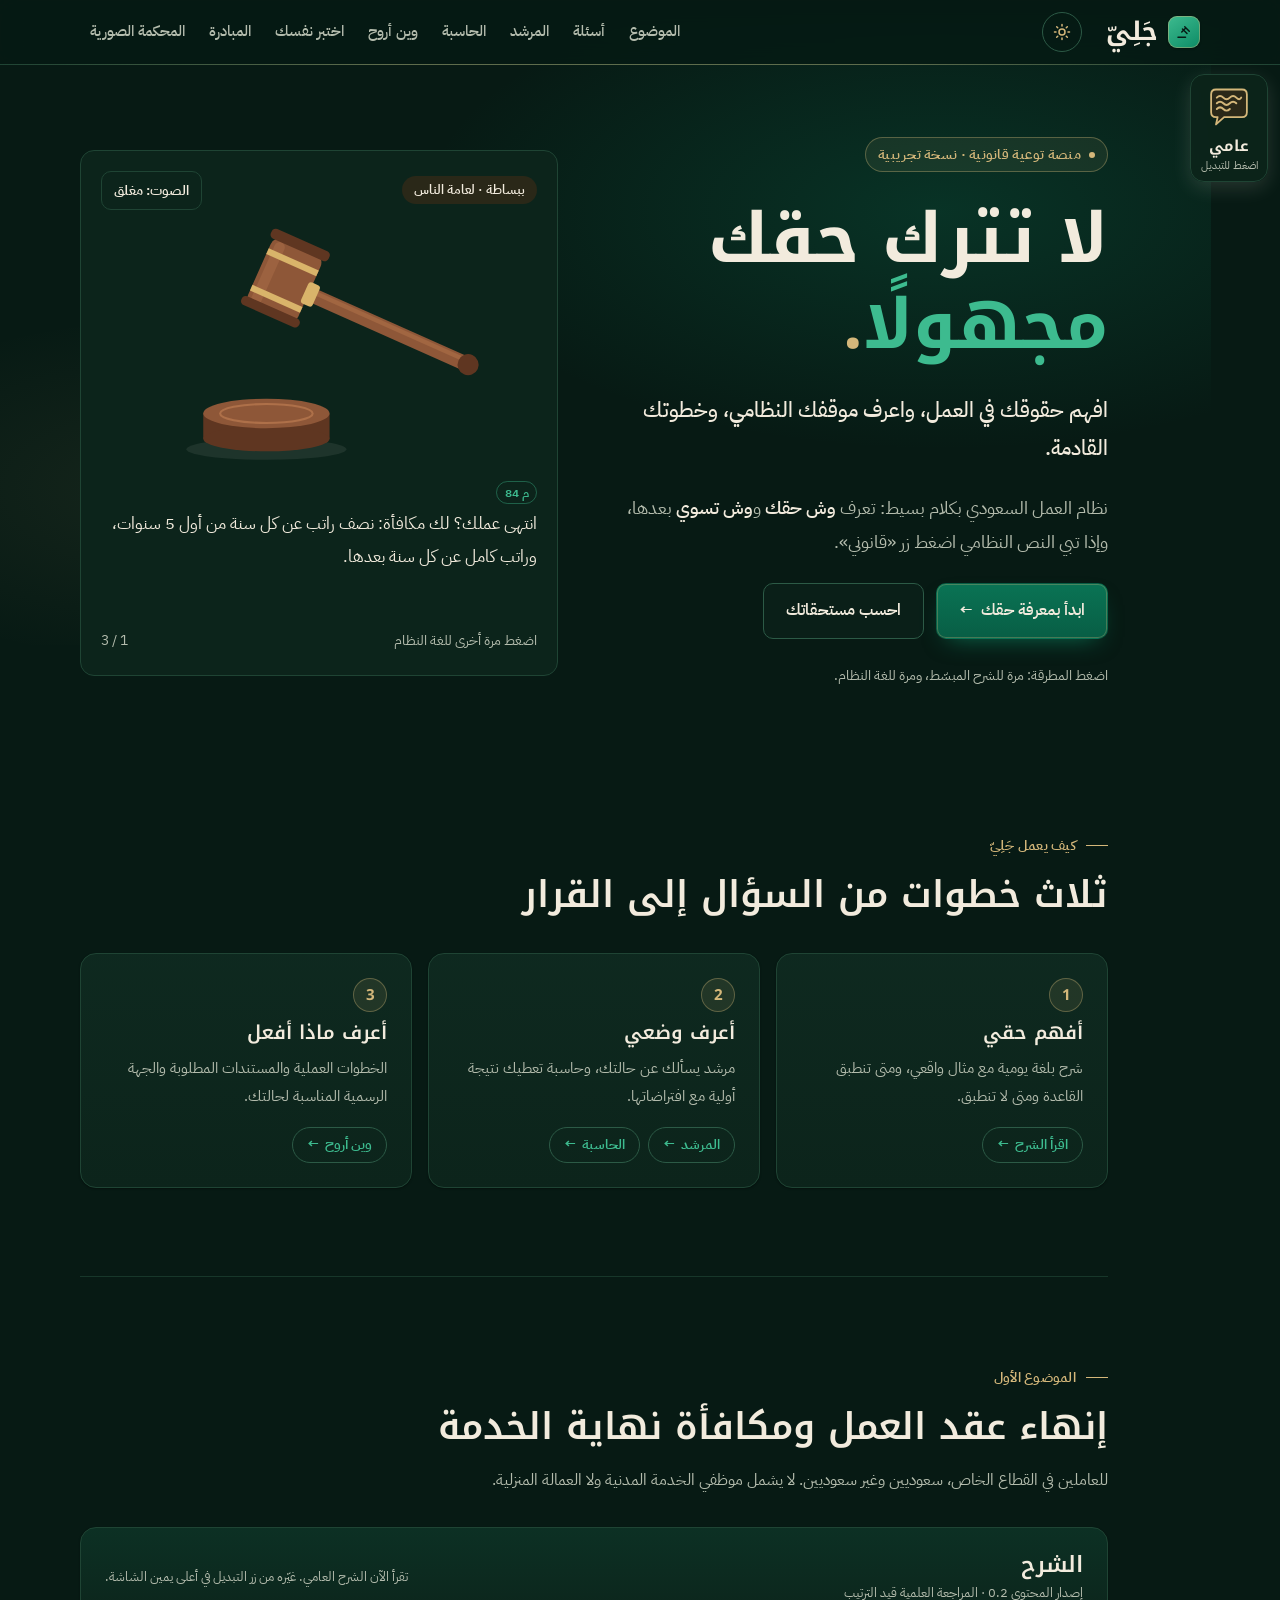
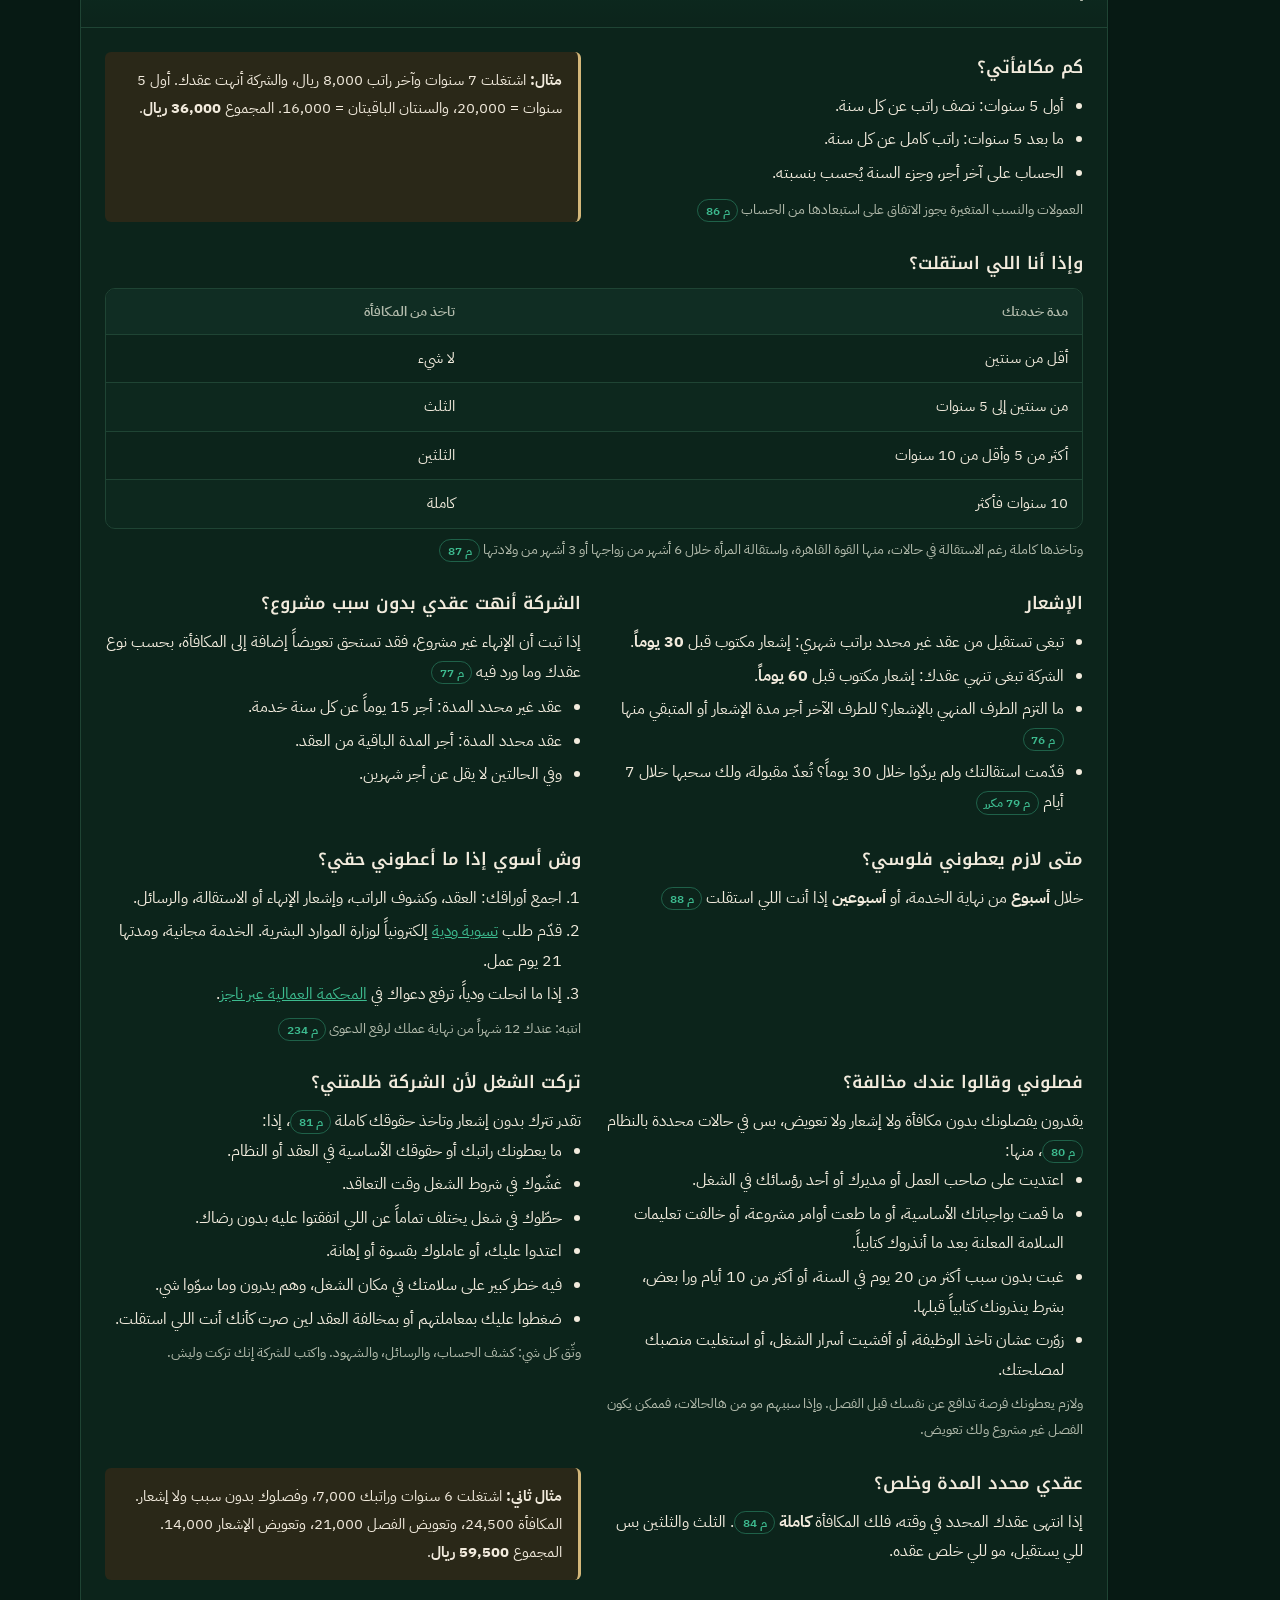
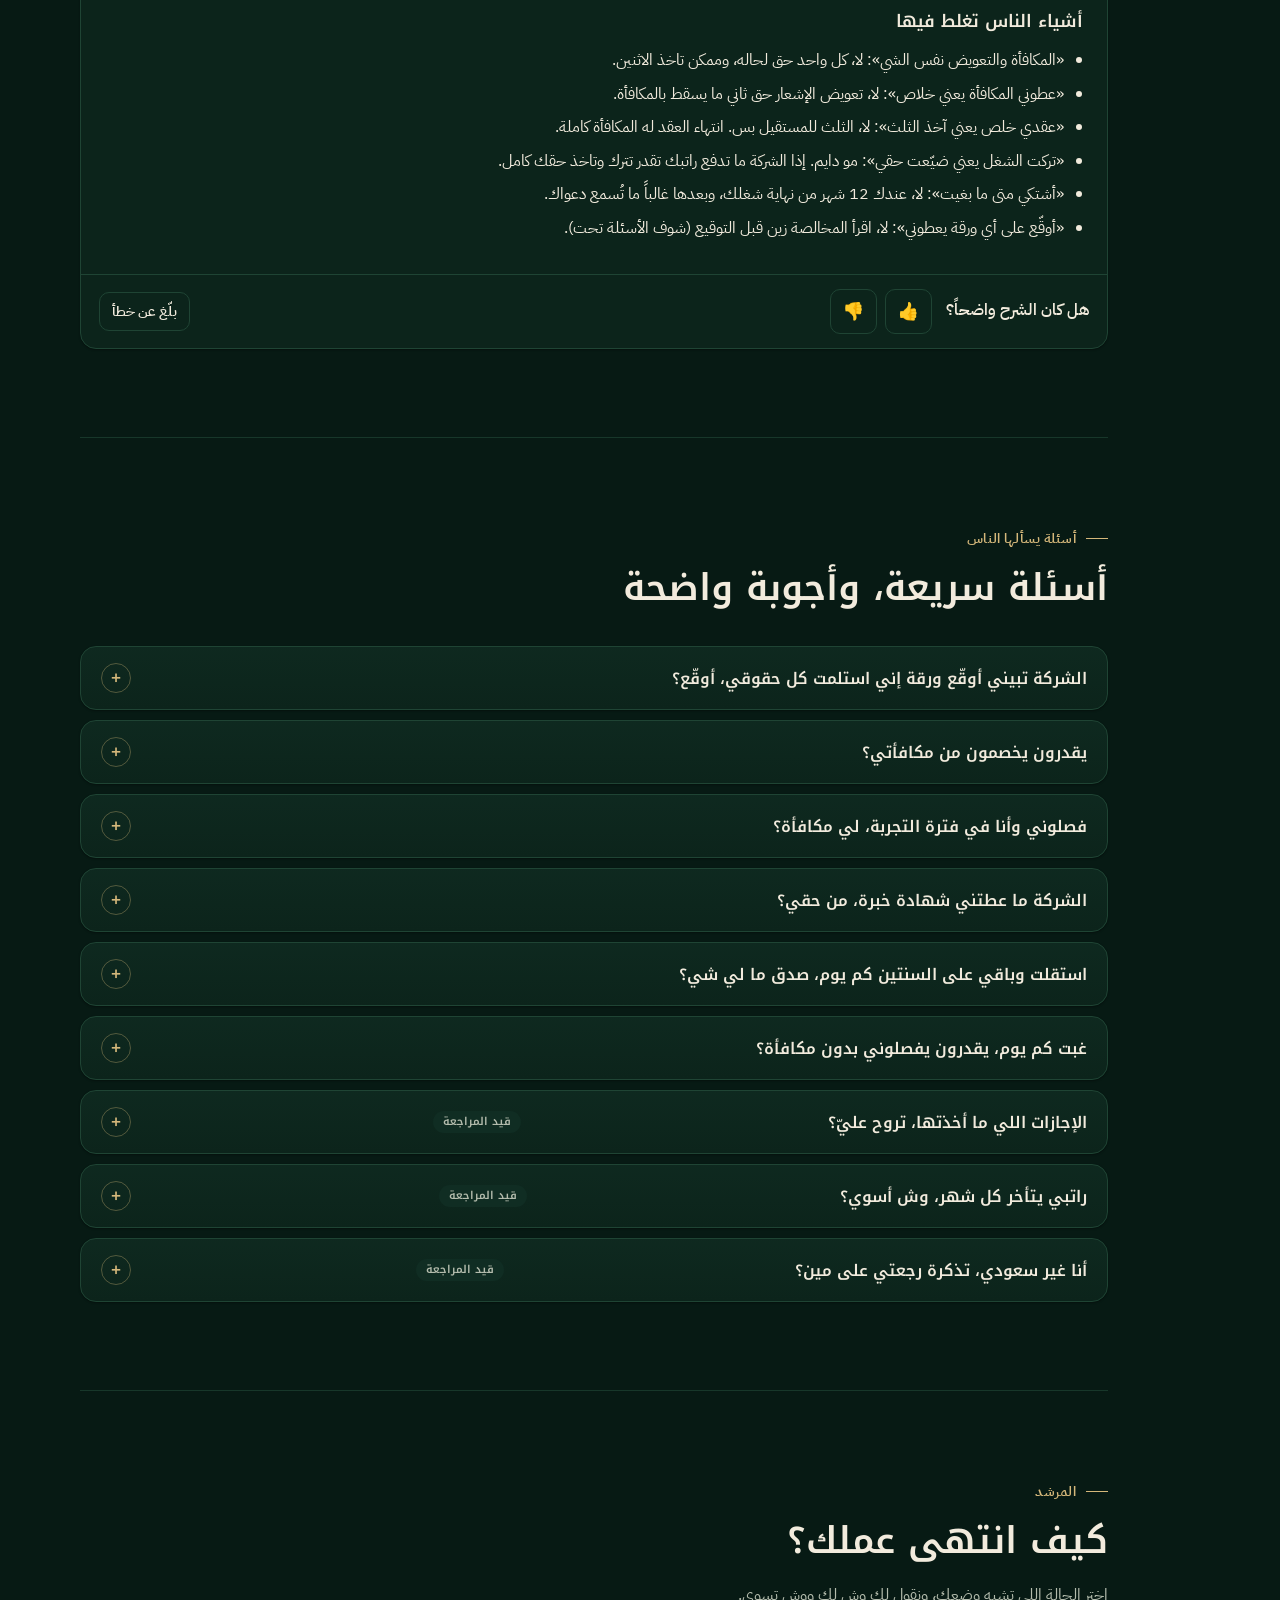
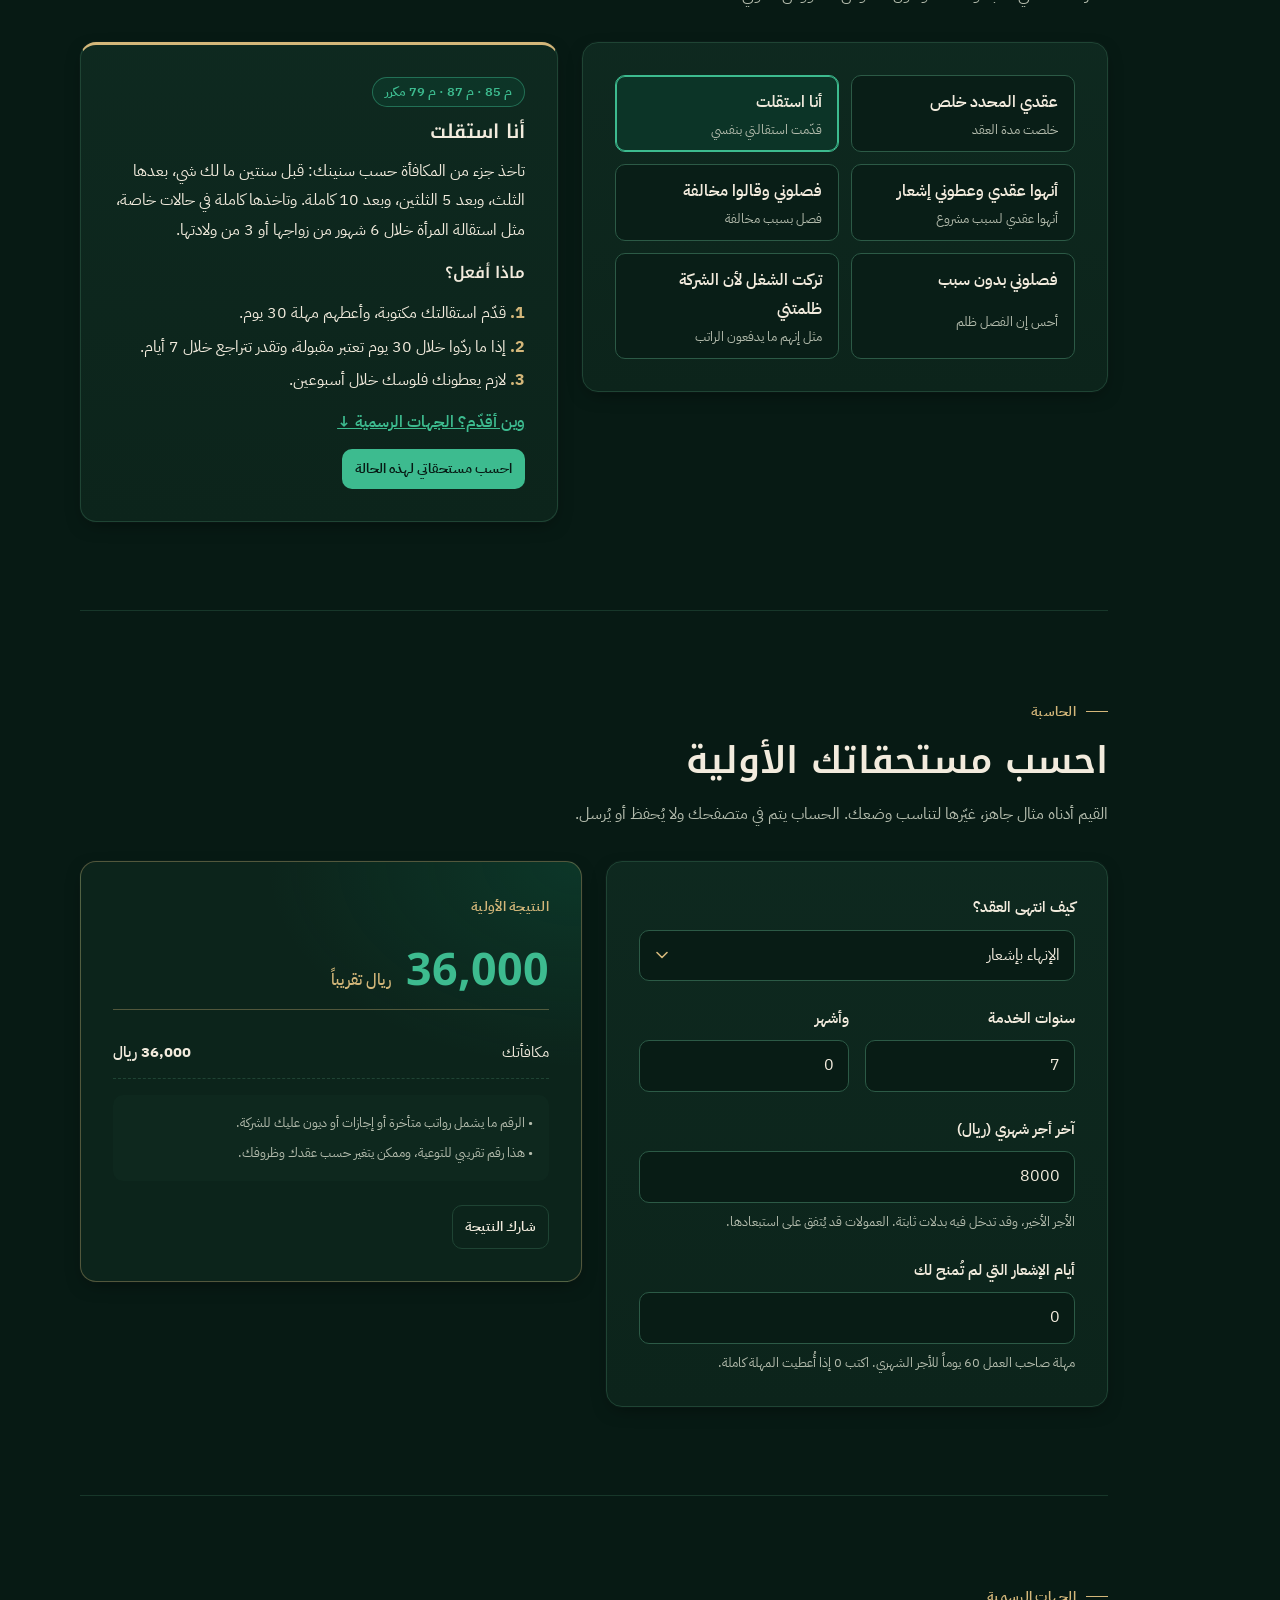
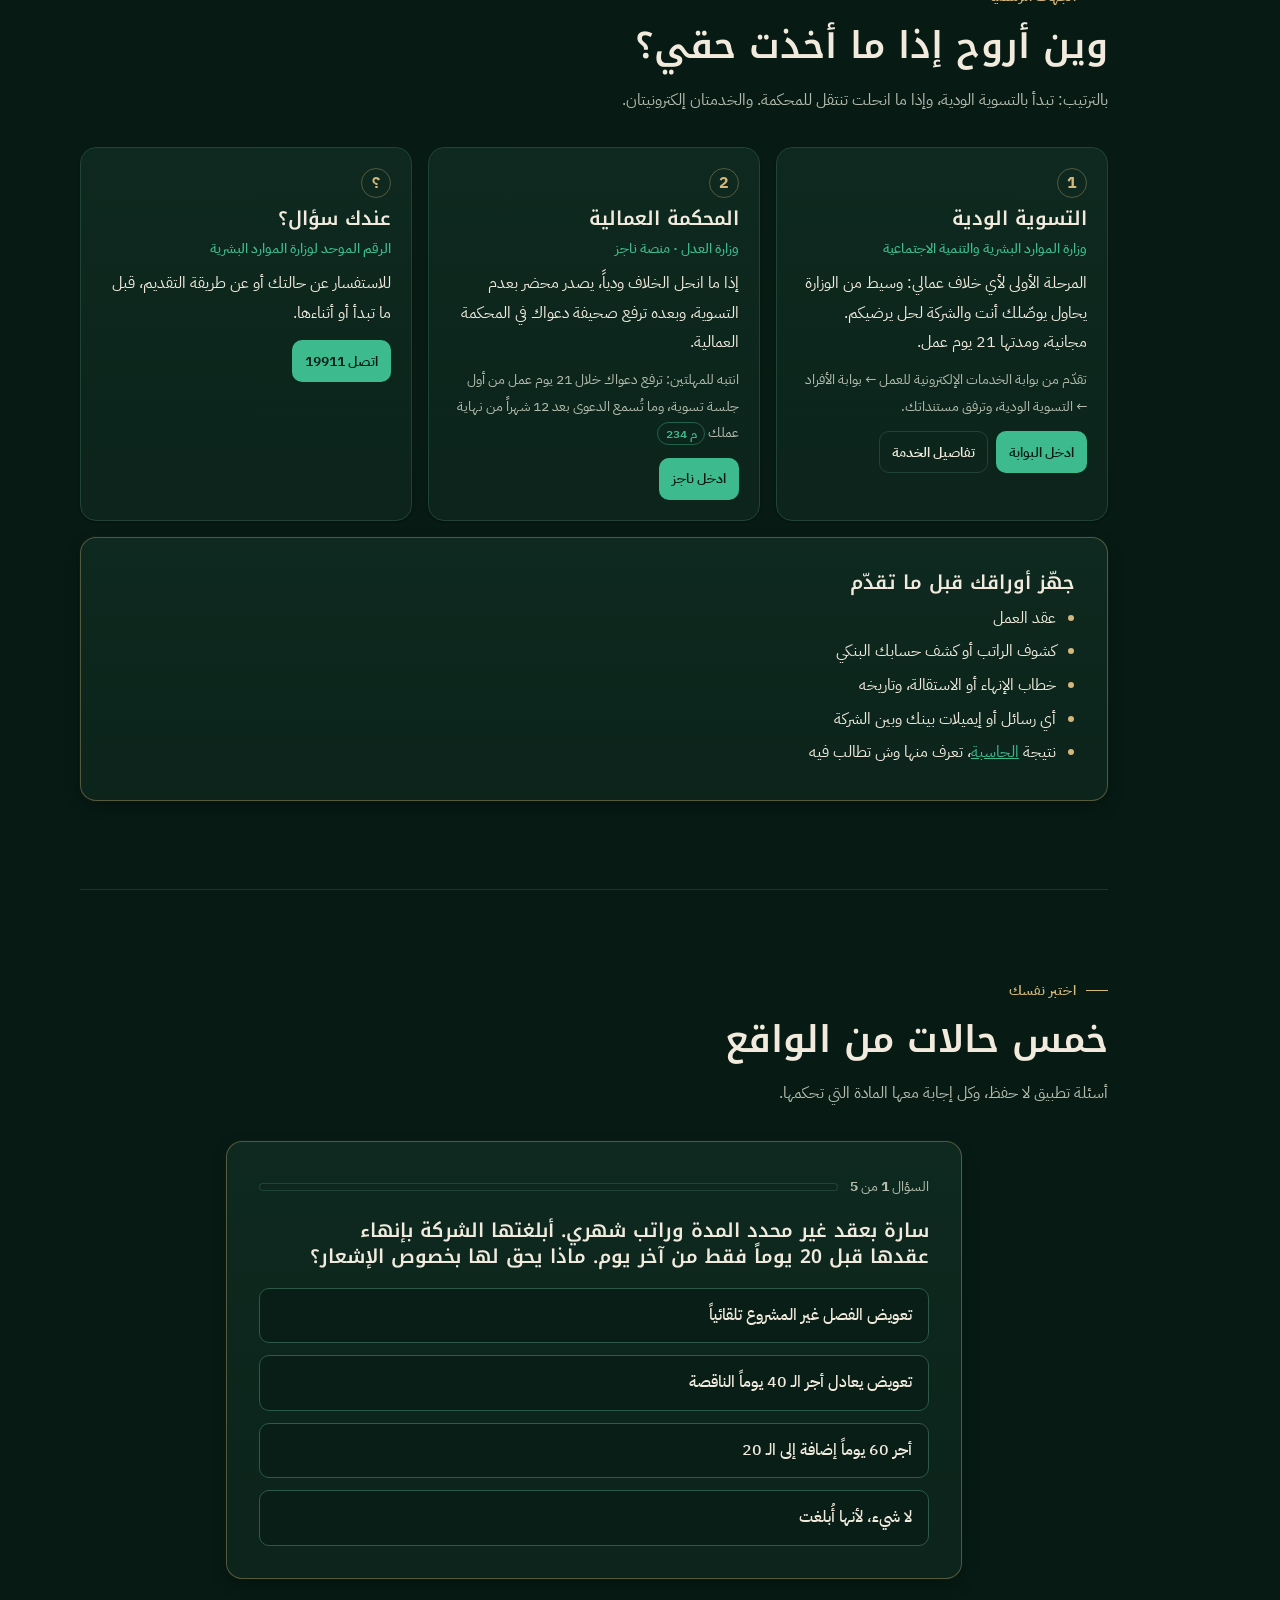
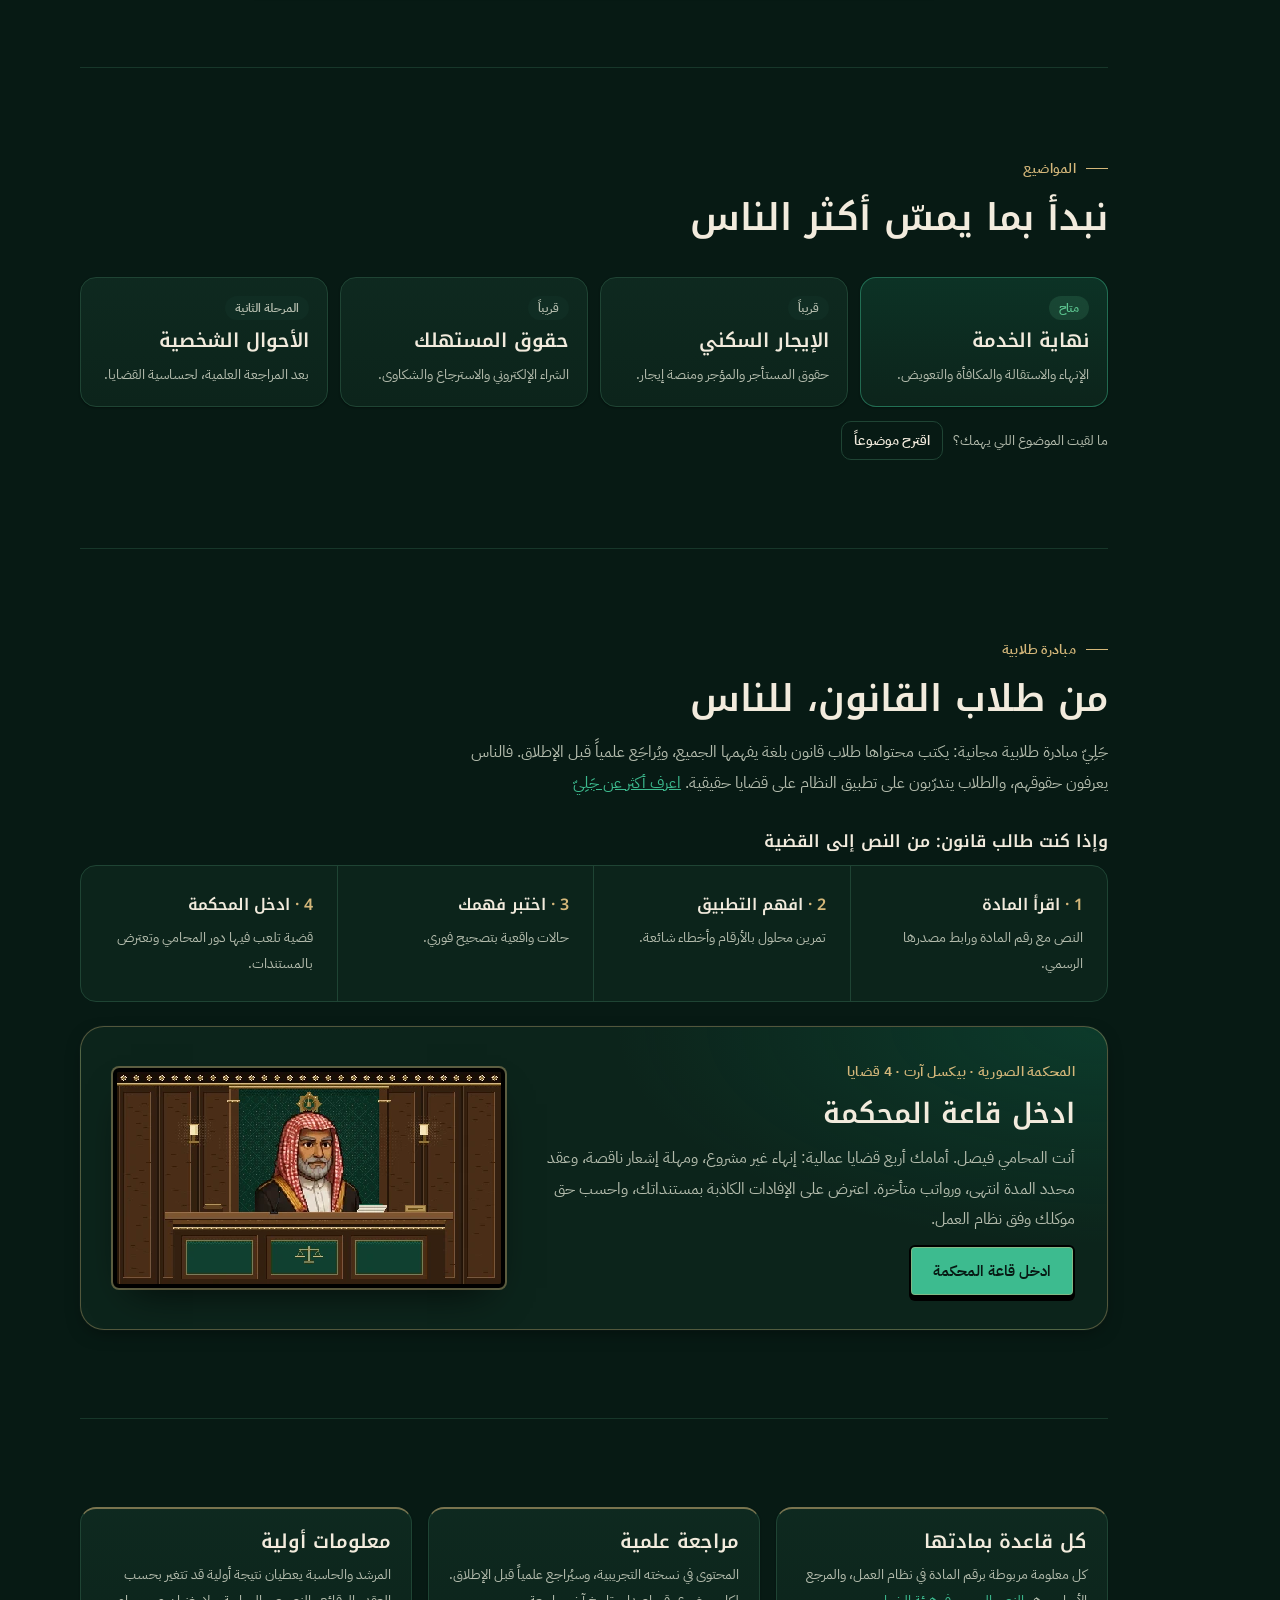
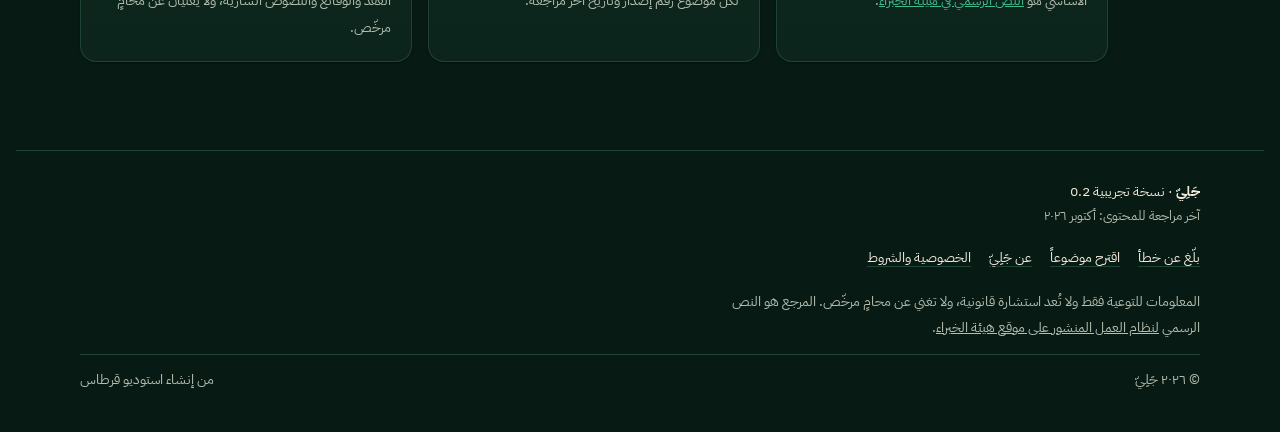
<file: index.html>
<!doctype html>
<html lang="ar" dir="rtl" data-pwa="1">
<head>
<meta charset="utf-8">
<meta name="viewport" content="width=device-width, initial-scale=1, viewport-fit=cover">
<meta name="description" content="اعرف حقك في نهاية الخدمة بلغة بسيطة، واحسب مستحقاتك، واعرف وين تروح. كل معلومة مربوطة بمادتها في نظام العمل.">
<link rel="manifest" href="/jali/manifest.json">
<meta name="theme-color" content="#0E4B39">
<meta name="mobile-web-app-capable" content="yes">
<meta name="apple-mobile-web-app-capable" content="yes">
<meta name="apple-mobile-web-app-title" content="جَلِيّ">
<meta name="apple-mobile-web-app-status-bar-style" content="default">
<link rel="apple-touch-icon" href="/jali/icons/apple-touch-icon.png">
<link rel="icon" type="image/png" sizes="32x32" href="/jali/icons/favicon-32.png">
<link rel="icon" type="image/png" sizes="192x192" href="/jali/icons/icon-192.png">
<title>جَلِيّ · حقوقك النظامية بلغة تفهمها</title>
<meta property="og:type" content="website">
<meta property="og:site_name" content="جَلِيّ">
<meta property="og:locale" content="ar_SA">
<meta property="og:title" content="جَلِيّ · حقوقك النظامية بلغة تفهمها">
<meta property="og:description" content="اعرف حقك في نهاية الخدمة بلغة بسيطة، واحسب مستحقاتك، واعرف وين تروح. كل معلومة مربوطة بمادتها في نظام العمل.">
<meta property="og:url" content="https://zs2n.github.io/jali/">
<meta property="og:image" content="https://zs2n.github.io/jali/og-image.png">
<meta property="og:image:width" content="1200">
<meta property="og:image:height" content="630">
<meta property="og:image:alt" content="جَلِيّ: حقوقك النظامية بلغة تفهمها">
<meta name="twitter:card" content="summary_large_image">
<meta name="twitter:title" content="جَلِيّ · حقوقك النظامية بلغة تفهمها">
<meta name="twitter:description" content="اعرف حقك في نهاية الخدمة بلغة بسيطة، واحسب مستحقاتك، واعرف وين تروح. كل معلومة مربوطة بمادتها في نظام العمل.">
<meta name="twitter:image" content="https://zs2n.github.io/jali/og-image.png">

<link rel="preconnect" href="https://fonts.googleapis.com">
<link rel="preconnect" href="https://fonts.gstatic.com" crossorigin>
<link rel="stylesheet" href="https://fonts.googleapis.com/css2?family=IBM+Plex+Sans+Arabic:wght@400;500;600;700&family=Noto+Kufi+Arabic:wght@500;600;700;800;900&display=swap">
<script>try{if(localStorage.getItem('jali-theme')==='light')document.documentElement.setAttribute('data-theme','light')}catch(e){}</script>
<style>
body{margin:0}[hidden]{display:none!important}img{max-width:100%}
/* Layout: RTL editorial column; the hero pairs the headline with a bench card where one gavel strikes a sound block and switches the article between statute language and plain language. */
/* ===== JALI design system — Premium Emerald Luxury (Session 1) =====
   Dark is the default theme. A light theme is prepared under [data-theme="light"] (no toggle yet).
   Legacy names (--bg, --surface, --ink, --green, --brass…) are kept and mapped onto the new tokens
   so existing selectors keep working. #court defines its own scoped palette and is unaffected. */
:root{
  /* Palette — dark layers */
  --jali-night:#071A14; --jali-deep:#0C241B; --jali-forest:#102D23; --jali-forest-2:#153829;
  /* Emerald */
  --emerald:#0D8B65; --emerald-strong:#0A7354; --emerald-bright:#3DBB8F; --emerald-soft:#123D2E;
  /* Champagne gold */
  --gold-champagne:#D4B77A; --gold-deep:#B8975A; --gold-soft:#2A2818;
  /* Ivory text */
  --ivory:#F2EBDD; --ivory-muted:#B4BCAD;
  /* Light-theme surfaces (used by [data-theme="light"]) */
  --light-bg:#F6F2E9; --light-surface:#FFFDF8; --light-surface-2:#ECE6D8; --light-line:#D9D1BF;
  --light-ink:#10241C; --light-muted:#4F5F56;

  /* Semantic tokens (dark default) */
  --bg:var(--jali-night); --surface:var(--jali-deep); --surface-2:var(--jali-forest); --surface-3:var(--jali-forest-2);
  --ink:var(--ivory); --muted:var(--ivory-muted); --line:#1F4434; --line-strong:#2C5A46;
  --border-gold:color-mix(in srgb,var(--gold-champagne) 35%,transparent);
  --primary:var(--emerald); --primary-ink:var(--ivory);
  --green:var(--emerald-bright); --green-ink:var(--jali-night);
  --brass:var(--gold-champagne); --brass-soft:var(--gold-soft);
  --wood:#8E5738; --wood-2:#5F3621; --wood-hi:#AE7049; --metal:#D9B46A;
  --good:#5CC48F; --warn:#E0B04F; --bad:#E57A6C;
  --shadow-sm:0 1px 2px rgb(0 0 0 / .35);
  --shadow-md:0 6px 18px -6px rgb(0 0 0 / .5), 0 0 0 1px rgb(255 255 255 / .02);
  --shadow-lg:0 22px 48px -16px rgb(0 0 0 / .65);
  --focus-color:var(--gold-champagne); --focus-width:2px; --focus-offset:3px;
  --focus-ring:0 0 0 3px color-mix(in srgb,var(--focus-color) 35%,transparent);
  --selection-bg:color-mix(in srgb,var(--emerald) 45%,transparent);

  /* Typography — heading font: Noto Kufi Arabic (Saudi Font not yet verified for licensing/hosting) */
  --f-display:"Noto Kufi Arabic","IBM Plex Sans Arabic",Tahoma,"Geeza Pro","Segoe UI",sans-serif;
  --f-body:"IBM Plex Sans Arabic",Tahoma,"Geeza Pro","Segoe UI",sans-serif;
  --font-heading:var(--f-display); --font-body:var(--f-body);
  --fs-xs:.8rem; --fs-sm:.9rem; --fs-base:1rem; --fs-md:1.15rem; --fs-lg:1.4rem;
  --fs-xl:clamp(1.6rem,3.2vw,2.3rem); --fs-2xl:clamp(2.6rem,7vw,4.6rem);
  --lh-body:1.85; --lh-heading:1.35; --measure:68ch;

  /* Spacing, radii, transitions */
  --space-1:4px; --space-2:8px; --space-3:12px; --space-4:16px; --space-5:24px; --space-6:32px; --space-7:48px; --space-8:64px;
  --radius-sm:6px; --radius-md:10px; --radius-lg:16px; --radius-xl:24px; --radius-pill:999px;
  --r:var(--radius-md); --wrap:1120px;
  --ease:cubic-bezier(.2,.7,.2,1); --dur-fast:.15s; --dur-base:.25s; --dur-slow:.45s;
  color-scheme:dark;
}
:root[data-theme="light"]{
  --bg:var(--light-bg); --surface:var(--light-surface); --surface-2:var(--light-surface-2); --surface-3:#E3DCCB;
  --ink:var(--light-ink); --muted:var(--light-muted); --line:var(--light-line); --line-strong:#C4BAA3;
  --border-gold:color-mix(in srgb,#8A6420 35%,transparent);
  --primary:var(--emerald-strong); --primary-ink:#FFFFFF;
  --green:#0B6E50; --green-ink:#FFFFFF;
  --brass:#8A6420; --brass-soft:#F0E4C6;
  --wood:#6E4027; --wood-2:#4B2A19; --wood-hi:#8C5636; --metal:#C9A45C;
  --good:#1F7A4D; --warn:#9A6A12; --bad:#A63A2E;
  --shadow-sm:0 1px 2px rgb(16 36 28 / .08);
  --shadow-md:0 6px 18px -8px rgb(16 36 28 / .18);
  --shadow-lg:0 22px 48px -18px rgb(16 36 28 / .25);
  --focus-color:#8A6420;
  --selection-bg:color-mix(in srgb,var(--emerald) 25%,transparent);
  color-scheme:light;
}
@media (prefers-reduced-motion: reduce){:root{--dur-fast:0s;--dur-base:0s;--dur-slow:0s}}

*{box-sizing:border-box}
html{scroll-behavior:smooth}
html{background:var(--bg)}
body{background:var(--bg);color:var(--ink);font-family:var(--font-body);font-size:16px;line-height:var(--lh-body);-webkit-font-smoothing:antialiased;text-rendering:optimizeLegibility}
::selection{background:var(--selection-bg);color:var(--ink)}
.site{position:relative;padding-inline:16px;overflow-x:clip}
.wrap{max-width:var(--wrap);margin-inline:auto}
a{color:var(--green)}
:focus-visible{outline:var(--focus-width) solid var(--focus-color);outline-offset:var(--focus-offset);border-radius:4px}
h1,h2,h3{font-family:var(--f-display);line-height:1.35;text-wrap:balance;margin:0}
h2{font-size:clamp(1.6rem,3.2vw,2.3rem);font-weight:600}
h3{font-size:1.2rem;font-weight:600}
p{margin:0}
.num{font-variant-numeric:tabular-nums}
.eyebrow{font-size:.85rem;color:var(--brass);font-weight:600;letter-spacing:.02em}
.art{display:inline-flex;align-items:center;gap:.25em;font-size:.78rem;font-weight:600;color:var(--green);border:1px solid color-mix(in srgb,var(--green) 40%,transparent);border-radius:999px;padding:0 .6em;line-height:1.7;white-space:nowrap;vertical-align:middle}

/* header */
.top{position:sticky;top:env(safe-area-inset-top,0px);z-index:20;background:color-mix(in srgb,var(--bg) 82%,transparent);-webkit-backdrop-filter:blur(12px) saturate(1.2);backdrop-filter:blur(12px) saturate(1.2);border-bottom:1px solid var(--line);margin-inline:-16px;padding-inline:16px}
.top::after{content:"";position:absolute;inset-inline:0;bottom:-1px;height:1px;background:linear-gradient(90deg,transparent,var(--border-gold) 30%,var(--border-gold) 70%,transparent);pointer-events:none}
.top .wrap{display:flex;align-items:center;gap:var(--space-5);min-height:64px}
.brand{font-family:var(--f-display);font-size:1.6rem;font-weight:700;color:var(--ink);text-decoration:none;display:flex;align-items:center;gap:10px}
.brand-mark{width:32px;height:32px;border-radius:9px;background:linear-gradient(145deg,var(--emerald-bright),var(--emerald));box-shadow:inset 0 0 0 1px color-mix(in srgb,var(--gold-champagne) 45%,transparent),var(--shadow-sm);display:grid;place-items:center;transition:transform var(--dur-base) var(--ease)}
.brand:hover .brand-mark{transform:rotate(-8deg)}
.brand-mark svg{width:18px;height:18px}
.nav{display:flex;gap:4px;margin-inline-start:auto;flex-wrap:wrap}
.nav a{position:relative;color:var(--muted);text-decoration:none;font-size:.92rem;font-weight:500;padding:6px 10px;border-radius:var(--radius-sm);white-space:nowrap;transition:color var(--dur-fast) var(--ease),background-color var(--dur-fast) var(--ease)}
.nav a::after{content:"";position:absolute;inset-inline:10px;bottom:2px;height:1px;background:var(--brass);transform:scaleX(0);transition:transform var(--dur-base) var(--ease)}
.nav a:hover,.nav a:focus-visible{color:var(--ink);background:color-mix(in srgb,var(--surface-2) 70%,transparent)}
.nav a:hover::after,.nav a:focus-visible::after{transform:scaleX(1)}
@media (max-width:820px){
  .top .wrap{flex-wrap:wrap;row-gap:0}
  .brand{min-height:60px}
  .nav{order:3;flex:1 0 100%;flex-wrap:nowrap;margin-inline:-16px;padding:2px 16px 8px;overflow-x:auto;scrollbar-width:none;scroll-snap-type:x proximity;-webkit-mask-image:linear-gradient(90deg,transparent,#000 16px,#000 calc(100% - 16px),transparent);mask-image:linear-gradient(90deg,transparent,#000 16px,#000 calc(100% - 16px),transparent)}
  .nav::-webkit-scrollbar{display:none}
  .nav a{scroll-snap-align:start;font-size:.88rem;padding:5px 10px;border:1px solid var(--line);border-radius:var(--radius-pill)}
  .nav a::after{display:none}
}
.btn{display:inline-flex;align-items:center;justify-content:center;gap:8px;font:inherit;font-weight:600;font-size:.95rem;border-radius:var(--r);padding:10px 18px;cursor:pointer;text-decoration:none;border:1px solid transparent;transition:background .2s,border-color .2s,transform .1s}
.btn:active{transform:translateY(1px)}
.btn-primary{background:var(--green);color:var(--green-ink)}
.btn-primary:hover{background:color-mix(in srgb,var(--green) 88%,var(--ink))}
.btn-ghost{background:transparent;color:var(--ink);border-color:var(--line)}
.btn-ghost:hover{border-color:var(--brass)}
.btn-small{padding:6px 12px;font-size:.85rem}

.g-wood{fill:var(--wood)} .g-wood2{fill:var(--wood-2)} .g-hi{fill:var(--wood-hi)} .g-metal{fill:var(--metal)}
main{position:relative;z-index:1}

/* hero */
.hero{position:relative;isolation:isolate;display:grid;grid-template-columns:minmax(0,1.05fr) minmax(0,1fr);gap:var(--space-7);align-items:center;padding-block:72px 56px}
.hero::before{content:"";position:absolute;z-index:-1;inset:-40px -10% auto;height:min(620px,100%);background:radial-gradient(60% 55% at 78% 30%,color-mix(in srgb,var(--emerald) 22%,transparent),transparent 70%),radial-gradient(40% 40% at 15% 75%,color-mix(in srgb,var(--gold-champagne) 7%,transparent),transparent 70%);pointer-events:none}
@media (max-width:900px){.hero{grid-template-columns:minmax(0,1fr);gap:var(--space-6);padding-top:40px}.hero::before{inset:-20px -16px auto}}
.hero-text{max-width:36rem;display:grid;gap:var(--space-5)}
.hero .eyebrow{justify-self:start;display:inline-flex;align-items:center;gap:8px;padding:4px 12px;border:1px solid var(--border-gold);border-radius:var(--radius-pill);background:color-mix(in srgb,var(--brass) 8%,transparent)}
.hero .eyebrow::before{content:"";width:6px;height:6px;border-radius:50%;background:var(--brass)}
/* bench: the gavel, the sound block, and the article it rules on */
.bench{padding:20px 20px 22px;display:grid;gap:14px;border-radius:18px}
.bench-head{display:flex;justify-content:space-between;align-items:center;gap:10px;flex-wrap:wrap}
.mode{font-size:.8rem;font-weight:600;border-radius:999px;padding:2px 12px;background:var(--surface-2);color:var(--muted);transition:background .3s,color .3s}
.bench.simple .mode{background:var(--brass-soft);color:var(--ink)}
.strike-btn{all:unset;cursor:pointer;display:block;border-radius:14px;-webkit-tap-highlight-color:transparent}
.strike-btn:focus-visible{outline:2px solid var(--brass);outline-offset:4px}
.strike-btn svg{display:block;width:100%;height:auto;max-height:240px}
.gavel{transform-box:view-box;transform-origin:318px 132px;transform:rotate(24deg)}
.bench.strike .gavel{animation:strike .62s cubic-bezier(.5,0,.4,1)}
@keyframes strike{0%{transform:rotate(24deg)}42%{transform:rotate(0deg)}52%{transform:rotate(5deg)}100%{transform:rotate(24deg)}}
.ripple{transform-box:fill-box;transform-origin:center;opacity:0}
.bench.strike .ripple{animation:ripple .7s .25s ease-out}
@keyframes ripple{0%{opacity:.85;transform:scale(1)}100%{opacity:0;transform:scale(1.9)}}
.bench.idle .halo{animation:halo 2.4s ease-in-out infinite}
.halo{transform-box:fill-box;transform-origin:center;opacity:0}
@keyframes halo{0%,100%{opacity:0;transform:scale(1)}50%{opacity:.35;transform:scale(1.25)}}
.verdict{min-height:8.5em;display:grid;gap:6px;align-content:start}
.verdict .art{justify-self:start}
a.art{text-decoration:none}
a.art:hover{background:color-mix(in srgb,var(--green) 10%,transparent)}
.verdict p{font-size:1.06rem;line-height:1.95}
.bench:not(.simple) .verdict p{font-family:var(--f-display);font-weight:500}
.verdict{transition:opacity .24s ease,transform .24s ease,filter .24s ease}
.verdict.fading{opacity:0;transform:translateY(-6px);filter:blur(3px)}
.bench-foot{display:flex;justify-content:space-between;align-items:center;gap:10px;flex-wrap:wrap;font-size:.85rem;color:var(--muted)}
.hero h1{font-size:clamp(2.4rem,6.4vw,4.3rem);font-weight:700;line-height:1.25;letter-spacing:0}
.hero h1 .h1-accent{color:var(--green)}
.hero h1 .dot{color:var(--brass)}
.hero-sub{margin:0;font-size:clamp(1.12rem,2.2vw,1.3rem);font-weight:500;line-height:1.8;color:var(--ink);max-width:32rem}
.lead{font-size:1.15rem;color:var(--muted);max-width:32rem}
.lead b{color:var(--ink);font-weight:600}
.cta{display:flex;flex-wrap:wrap;gap:var(--space-3)}
.hero .cta .btn{min-height:48px;padding:12px 22px;font-size:1rem;border-radius:var(--radius-md);transition:background-color var(--dur-base) var(--ease),border-color var(--dur-base) var(--ease),box-shadow var(--dur-base) var(--ease),transform var(--dur-fast) var(--ease)}
.hero .cta .btn-primary{background:linear-gradient(180deg,var(--emerald-strong),#085E45);color:var(--ivory);box-shadow:inset 0 0 0 1px color-mix(in srgb,var(--gold-champagne) 30%,transparent),0 10px 24px -12px color-mix(in srgb,var(--emerald) 80%,transparent)}
.hero .cta .btn-primary:hover{box-shadow:inset 0 0 0 1px color-mix(in srgb,var(--gold-champagne) 60%,transparent),0 14px 30px -12px color-mix(in srgb,var(--emerald) 90%,transparent);transform:translateY(-1px)}
.hero .cta .btn-ghost{background:color-mix(in srgb,var(--surface) 60%,transparent);border-color:var(--line-strong)}
.hero .cta .btn-ghost:hover{border-color:var(--brass);color:var(--brass)}
.hero .cta .btn:focus-visible{outline-offset:3px;box-shadow:var(--focus-ring)}
.cta-arrow{display:inline-block;transition:transform var(--dur-base) var(--ease)}
.hero .cta .btn-primary:hover .cta-arrow{transform:translateX(-4px)}
:root[data-theme="light"] .hero .cta .btn-primary{color:#fff}
@media (max-width:480px){.hero .cta .btn{flex:1 1 100%}}
.hint{display:flex;align-items:center;gap:12px;flex-wrap:wrap;font-size:.88rem;color:var(--muted)}
.hint .arrow{display:inline-block;animation:bob 1.6s ease-in-out infinite}
@keyframes bob{50%{transform:translateY(4px)}}

section{padding-block:72px}
.sec-head{display:grid;gap:10px;max-width:42rem;margin-bottom:32px}
.sec-head p{color:var(--muted)}
.panel{background:var(--surface);border:1px solid var(--line);border-radius:14px}

/* how */
.steps{display:grid;grid-template-columns:repeat(3,minmax(0,1fr));gap:16px;counter-reset:s}
.step{padding:22px;display:grid;gap:8px;align-content:start}
.step .n{font-family:var(--f-display);font-size:1rem;color:var(--brass);font-weight:700}
.step p{color:var(--muted);font-size:.95rem}
@media (max-width:820px){.steps{grid-template-columns:minmax(0,1fr)}}

/* topic */
.topic{padding:0;overflow:hidden}
.topic-head{display:flex;flex-wrap:wrap;gap:14px;align-items:center;justify-content:space-between;padding:22px 24px;border-bottom:1px solid var(--line)}
.topic-head h3{font-size:1.4rem}
.meta{font-size:.82rem;color:var(--muted)}
.seg{display:inline-flex;background:var(--surface-2);border-radius:999px;padding:4px;gap:4px}
.seg button{font:inherit;font-weight:600;font-size:.92rem;border:0;background:transparent;color:var(--muted);padding:7px 18px;border-radius:999px;cursor:pointer}
.seg button[aria-selected="true"]{background:var(--surface);color:var(--ink);box-shadow:0 1px 3px color-mix(in srgb,var(--ink) 15%,transparent)}
.topic-body{padding:24px;display:grid;gap:26px}
.topic-body h4{font-family:var(--f-display);font-size:1.08rem;font-weight:600;margin:0 0 8px}
.cols{display:grid;grid-template-columns:repeat(2,minmax(0,1fr));gap:26px}
@media (max-width:820px){.cols{grid-template-columns:minmax(0,1fr)}}
.list{margin:0;padding-inline-start:1.2em;display:grid;gap:4px}
.example{background:var(--brass-soft);border-radius:var(--r);padding:14px 16px;font-size:.95rem}
.tbl-wrap{overflow-x:auto;border:1px solid var(--line);border-radius:var(--r)}
table{border-collapse:collapse;width:100%;font-size:.93rem}
th,td{text-align:start;padding:10px 14px;border-bottom:1px solid var(--line);vertical-align:top}
th{background:var(--surface-2);font-weight:600;font-size:.85rem;color:var(--muted)}
tr:last-child td{border-bottom:0}
td.k{white-space:nowrap;font-weight:600}
.formula{font-family:var(--f-body);background:var(--surface-2);border-radius:var(--r);padding:14px 16px;font-size:1rem;text-align:center;direction:rtl}
.note{font-size:.85rem;color:var(--muted)}

/* feedback */
.fb{display:flex;flex-wrap:wrap;align-items:center;gap:10px 14px;padding:14px 18px;border-top:1px solid var(--line);margin-top:6px}
.fb-q{font-weight:600}
.fb-btns{display:flex;gap:8px}
.fb-btn{min-width:44px;font-size:1.05rem}
.fb-btn[aria-pressed="true"]{border-color:var(--green);background:color-mix(in srgb,var(--green) 12%,transparent)}
.fb-thanks{color:var(--muted);font-size:.9rem}
.fb-report{margin-inline-start:auto}
.suggest{display:flex;flex-wrap:wrap;align-items:center;gap:10px;margin-top:14px}
@media (max-width:520px){.fb-report{margin-inline-start:0}}
/* install */
.install-btn{white-space:nowrap}
@media (max-width:820px){.install-btn{display:none!important}}
.install-bar{position:fixed;left:12px;right:12px;bottom:calc(env(safe-area-inset-bottom,0px) + 12px);z-index:40;display:flex;align-items:center;gap:10px;padding:10px 12px;border-radius:14px;background:var(--surface);border:1px solid var(--line);box-shadow:0 10px 30px color-mix(in srgb,var(--ink) 20%,transparent);max-width:560px;margin-inline:auto}
.ib-mark{width:36px;height:36px;border-radius:9px;background:#0E4B39;display:grid;place-items:center;flex:none}
.ib-mark svg{width:20px;height:20px}
.ib-text{display:grid;flex:1;min-width:0;line-height:1.5}
.ib-text small{color:var(--muted);font-size:.78rem}
.ib-close{background:none;border:0;color:var(--muted);font-size:1.4rem;line-height:1;padding:4px 6px;cursor:pointer}
@media (min-width:821px){.install-bar{display:none!important}}
.ios-sheet{position:fixed;inset:0;z-index:45;background:color-mix(in srgb,#000 45%,transparent);display:grid;align-items:end;justify-items:center;padding:16px}
.ios-card{background:var(--surface);color:var(--ink);border-radius:16px;padding:20px;max-width:420px;width:100%;display:grid;gap:12px;margin-bottom:env(safe-area-inset-bottom,0px)}
.ios-card h3{font-size:1.15rem}
.ios-card ol{margin:0;padding-inline-start:1.2em;display:grid;gap:8px}
.ios-ic{display:inline-grid;vertical-align:middle;width:22px;height:22px;color:#0A84FF}
.ios-ic svg{width:22px;height:22px}
/* faq */
.faq{display:grid;gap:10px}
.qa{padding:0}
.qa summary{cursor:pointer;list-style:none;padding:16px 20px;font-family:var(--f-display);font-weight:600;display:flex;justify-content:space-between;gap:12px;align-items:center}
.qa summary::-webkit-details-marker{display:none}
.qa summary::after{content:"+";color:var(--brass);font-size:1.3rem;line-height:1;flex:none}
.qa[open] summary::after{content:"−"}
.qa p{padding:0 20px 18px;color:var(--muted);margin:0}
/* guide */
.guide{display:grid;grid-template-columns:minmax(0,1.1fr) minmax(0,1fr);gap:16px;align-items:start}
@media (max-width:900px){.guide{grid-template-columns:minmax(0,1fr)}}
.q{padding:22px;display:grid;gap:14px}
.choices{display:grid;grid-template-columns:repeat(2,minmax(0,1fr));gap:10px}
@media (max-width:520px){.choices{grid-template-columns:minmax(0,1fr)}}
.choice{font:inherit;text-align:start;background:var(--bg);border:1px solid var(--line);border-radius:var(--r);padding:12px 14px;cursor:pointer;color:var(--ink);display:grid;gap:2px}
.choice small{color:var(--muted);font-size:.8rem;line-height:1.5}
.choice:hover{border-color:var(--brass)}
.choice[aria-pressed="true"]{border-color:var(--green);background:color-mix(in srgb,var(--green) 9%,var(--surface));box-shadow:inset 0 0 0 1px var(--green)}
.result{padding:22px;display:grid;gap:12px;border-top:3px solid var(--green)}
.result .tag{font-size:.8rem;font-weight:600;color:var(--green)}
.result ol{margin:0;padding-inline-start:1.2em;display:grid;gap:4px}

/* calculator */
.calc{display:grid;grid-template-columns:minmax(0,1fr) minmax(0,1fr);gap:16px;align-items:start}
@media (max-width:900px){.calc{grid-template-columns:minmax(0,1fr)}}
.form{padding:22px;display:grid;gap:14px}
.field{display:grid;gap:6px}
.field label{font-size:.88rem;font-weight:600}
.field .help{font-size:.78rem;color:var(--muted)}
.row2{display:grid;grid-template-columns:1fr 1fr;gap:12px}
input[type=number],select{font:inherit;width:100%;padding:9px 12px;border:1px solid var(--line);border-radius:8px;background:var(--bg);color:var(--ink)}
input[type=number]:focus,select:focus{border-color:var(--green);outline:none;box-shadow:0 0 0 3px color-mix(in srgb,var(--green) 20%,transparent)}
.check{display:flex;gap:10px;align-items:flex-start;font-size:.9rem}
.check input{margin-top:.45em;accent-color:var(--green)}
.out{padding:22px;display:grid;gap:14px;position:sticky;top:80px}
.total{font-family:var(--f-display);font-size:clamp(2rem,4.5vw,2.8rem);font-weight:700;line-height:1.2;color:var(--green)}
.total small{font-size:1rem;color:var(--muted);font-family:var(--f-body);font-weight:500}
.lines{display:grid;gap:0;border-top:1px solid var(--line)}
.line{display:flex;justify-content:space-between;gap:12px;padding:10px 0;border-bottom:1px solid var(--line);font-size:.95rem}
.line span:last-child{font-weight:600;white-space:nowrap}
.assume{font-size:.82rem;color:var(--muted);display:grid;gap:4px}
.err{color:var(--bad);font-size:.85rem}

/* quiz */
.quiz{padding:24px;display:grid;gap:18px;max-width:46rem}
.quiz-top{display:flex;justify-content:space-between;align-items:center;gap:12px;font-size:.88rem;color:var(--muted)}
.bar{height:6px;background:var(--surface-2);border-radius:99px;overflow:hidden;flex:1}
.bar i{display:block;height:100%;background:var(--brass);width:0;transition:width .3s}
.opts{display:grid;gap:8px}
.opt{font:inherit;text-align:start;background:var(--bg);border:1px solid var(--line);border-radius:var(--r);padding:11px 14px;cursor:pointer;color:var(--ink)}
.opt:hover:not(:disabled){border-color:var(--brass)}
.opt.right{border-color:var(--good);background:color-mix(in srgb,var(--good) 12%,var(--surface))}
.opt.wrong{border-color:var(--bad);background:color-mix(in srgb,var(--bad) 10%,var(--surface))}
.opt:disabled{cursor:default}
.explain{border-inline-start:3px solid var(--brass);padding-inline-start:12px;font-size:.93rem}

/* topics grid */
.topics{display:grid;grid-template-columns:repeat(4,minmax(0,1fr));gap:12px}
@media (max-width:900px){.topics{grid-template-columns:repeat(2,minmax(0,1fr))}}
@media (max-width:480px){.topics{grid-template-columns:minmax(0,1fr)}}
.tcard{padding:18px;display:grid;gap:8px;align-content:start}
.pill{justify-self:start;font-size:.75rem;font-weight:600;border-radius:999px;padding:1px 10px}
.pill.live{background:color-mix(in srgb,var(--good) 15%,transparent);color:var(--good)}
.pill.soon{background:var(--surface-2);color:var(--muted)}
.tcard p{font-size:.88rem;color:var(--muted)}

/* students */
.path{display:grid;grid-template-columns:repeat(4,minmax(0,1fr));gap:0;border:1px solid var(--line);border-radius:14px;background:var(--surface);overflow:hidden}
.path > div{padding:18px;border-inline-start:1px solid var(--line);display:grid;gap:6px;align-content:start}
.path > div:first-child{border-inline-start:0}
.path b{font-family:var(--f-display);font-weight:600}
.path p{font-size:.88rem;color:var(--muted)}
@media (max-width:820px){.path{grid-template-columns:minmax(0,1fr)}.path > div{border-inline-start:0;border-top:1px solid var(--line)}.path > div:first-child{border-top:0}}

.promo{margin-top:16px;padding:22px;display:grid;grid-template-columns:minmax(0,1.4fr) minmax(0,1fr);gap:22px;align-items:center}
.promo-text{display:grid;gap:10px}
.promo-text p{color:var(--muted)}
.promo-text .btn{justify-self:start}
#promoArt{width:100%;max-width:100%;aspect-ratio:16/9;image-rendering:pixelated;border-radius:8px;border:3px solid #000;background:#1E1915}
@media (max-width:820px){.promo{grid-template-columns:minmax(0,1fr)}}
/* level switch: casual bubble rewritten into a legal page */
.level{position:fixed;top:calc(env(safe-area-inset-top,0px) + 74px);right:12px;z-index:25;display:grid;justify-items:center;gap:2px;width:78px;padding:8px 6px 9px;border-radius:14px;border:1px solid var(--line);background:color-mix(in srgb,var(--surface) 92%,transparent);backdrop-filter:blur(8px);box-shadow:0 6px 20px color-mix(in srgb,var(--ink) 14%,transparent);color:var(--ink);font:inherit;cursor:pointer;transition:border-color .2s,transform .15s}
.level:hover{border-color:var(--brass)}
.level:active{transform:scale(.96)}
.level .morph{width:52px;height:52px;overflow:visible}
.level .lv{font-family:var(--f-display);font-weight:700;font-size:.95rem;line-height:1.3}
.level .lv-sub{font-size:.66rem;color:var(--muted);line-height:1.3}
.m-bubble{fill:var(--brass-soft);stroke:var(--brass);stroke-width:2.2;stroke-linejoin:round}
.sq{fill:none;stroke:var(--brass);stroke-width:2.4;stroke-linecap:round;stroke-dasharray:1;stroke-dashoffset:0;transition:stroke-dashoffset .35s ease}
.m-page{fill:var(--surface);stroke:var(--green);stroke-width:2.2;stroke-linejoin:round}
.m-fold{fill:none;stroke:var(--green);stroke-width:2.2;stroke-linejoin:round}
.ln{fill:none;stroke:var(--green);stroke-width:2.4;stroke-linecap:round;stroke-dasharray:1;stroke-dashoffset:1;transition:stroke-dashoffset .3s ease}
.seal circle{fill:var(--green)} .seal path{fill:none;stroke:var(--green-ink);stroke-width:2;stroke-linecap:round;stroke-linejoin:round}
.bubble,.page,.seal,.quill{transform-box:fill-box;transform-origin:center}
.bubble{transition:transform .45s cubic-bezier(.5,0,.3,1),opacity .35s}
.page{opacity:0;transform:rotate(-10deg) scale(.6);transition:transform .45s cubic-bezier(.3,1.3,.5,1) .15s,opacity .3s .15s}
.seal{opacity:0;transform:scale(2) rotate(-25deg);transition:transform .3s cubic-bezier(.3,1.6,.5,1) 1s,opacity .2s 1s}
.quill{opacity:0;transform:translate(46px,22px) rotate(35deg)}
.quill path{fill:var(--brass);stroke:var(--ink);stroke-width:1}
.quill .nib{fill:none;stroke:var(--ink);stroke-width:1.4}
/* legal state */
.level[aria-pressed="true"] .bubble{opacity:0;transform:scale(.4) rotate(12deg)}
.level[aria-pressed="true"] .sq{stroke-dashoffset:1}
.level[aria-pressed="true"] .page{opacity:1;transform:none}
.level[aria-pressed="true"] .ln{stroke-dashoffset:0}
.level[aria-pressed="true"] .ln:nth-of-type(3){transition-delay:.35s}
.level[aria-pressed="true"] .ln:nth-of-type(4){transition-delay:.5s}
.level[aria-pressed="true"] .ln:nth-of-type(5){transition-delay:.65s}
.level[aria-pressed="true"] .ln:nth-of-type(6){transition-delay:.8s}
.level[aria-pressed="true"] .seal{opacity:1;transform:none}
.level.writing .quill{animation:quill 1s ease-in-out .3s}
@keyframes quill{0%{opacity:0;transform:translate(46px,22px) rotate(35deg)}12%{opacity:1}30%{transform:translate(20px,22px) rotate(35deg)}31%{transform:translate(46px,29px) rotate(35deg)}52%{transform:translate(20px,29px) rotate(35deg)}53%{transform:translate(46px,36px) rotate(35deg)}74%{transform:translate(26px,36px) rotate(35deg)}88%{opacity:1}100%{opacity:0;transform:translate(32px,44px) rotate(35deg)}}
.level.unwriting .bubble{animation:wobble .5s ease .35s}
@keyframes wobble{30%{transform:rotate(-6deg) scale(1.05)}60%{transform:rotate(4deg)}100%{transform:none}}
/* keep the side switch off the text where the content column reaches the edge */
@media (min-width:821px) and (max-width:1330px){main > .wrap{padding-inline-start:92px}}
/* phones: a compact pill in the empty end of the header bar */
@media (max-width:820px){.level{top:calc(env(safe-area-inset-top,0px) + 9px);right:auto;left:12px;width:auto;grid-template-columns:auto auto;align-items:center;gap:6px;padding:4px 12px 4px 8px;border-radius:999px;z-index:30}.level .morph{width:34px;height:34px}.level .lv-sub{display:none}}
@media (prefers-reduced-motion: reduce){.level *{transition:none!important;animation:none!important}}
.review-pill{font-size:.68rem;vertical-align:middle;margin-inline-start:6px}
.path-title{font-size:1.05rem;margin:0 0 10px}
.share-row{display:flex;flex-wrap:wrap;align-items:center;gap:10px;margin-top:12px}
/* official channels */
.where{display:grid;grid-template-columns:repeat(3,minmax(0,1fr));gap:16px}
.where > .panel{padding:20px;display:grid;gap:8px;align-content:start}
.where .n{display:inline-grid;place-items:center;width:30px;height:30px;border-radius:50%;background:var(--green);color:var(--green-ink);font-weight:700}
.where .who{font-size:.85rem;color:var(--muted);margin-top:-4px}
.where .how{font-size:.9rem;color:var(--muted)}
.where .links{display:flex;flex-wrap:wrap;gap:8px;margin-top:4px}
.docs{margin-top:16px;padding:20px;display:grid;gap:8px}
@media (max-width:820px){.where{grid-template-columns:minmax(0,1fr)}}
/* trust + footer */
footer .wrap.foot{display:grid;gap:14px;justify-content:stretch}
.foot>*{min-width:0}
.foot-brand{color:var(--ink)}
.foot-sub{display:block;color:var(--muted);font-size:.8rem}
.foot-links{display:flex;flex-wrap:wrap;gap:6px 18px}
.foot-link{font:inherit;font-size:.88rem;color:var(--ink);background:none;border:0;padding:4px 0;cursor:pointer;text-decoration:underline;text-decoration-color:var(--line);text-underline-offset:4px}
.foot-link:hover{text-decoration-color:var(--brass)}
.foot-note{margin:0;max-width:62ch}
.foot-note a{color:inherit}
.foot-end{display:flex;flex-wrap:wrap;justify-content:space-between;gap:6px 18px;padding-top:12px;border-top:1px solid var(--line)}

.trust{display:grid;grid-template-columns:repeat(3,minmax(0,1fr));gap:16px}
.trust > div{padding:20px;display:grid;gap:6px;align-content:start}
.trust p{font-size:.9rem;color:var(--muted)}
@media (max-width:820px){.trust{grid-template-columns:minmax(0,1fr)}}
footer{border-top:1px solid var(--line);padding-block:28px 40px;font-size:.85rem;color:var(--muted);position:relative;z-index:1}
footer .wrap{display:flex;flex-wrap:wrap;gap:12px 24px;justify-content:space-between}

@media (prefers-reduced-motion: reduce){html{scroll-behavior:auto}.hint .arrow{animation:none}.bench.strike .gavel,.bench.strike .ripple,.bench.idle .halo{animation:none}.verdict{transition:none}}

/* ===== Session 3 — homepage sections (scoped to main#top; #court is outside main) ===== */
#top > .wrap > section:not(.hero){padding-block:clamp(56px,8vw,88px);scroll-margin-top:72px}
#top > .wrap > section:not(.hero) + section{border-top:1px solid color-mix(in srgb,var(--line) 70%,transparent)}
#top .sec-head{gap:var(--space-3);margin-bottom:var(--space-6)}
#top .sec-head .eyebrow{display:inline-flex;align-items:center;gap:10px;justify-self:start}
#top .sec-head .eyebrow::before{content:"";width:22px;height:1px;background:var(--brass)}
#top .sec-head h2{line-height:1.4}
#top .sec-head p{font-size:1.02rem;max-width:var(--measure)}
/* Shared informational card look */
#top .step,#top .where > .panel,#top .tcard,#top .trust > div,#top .qa,#top .topic{border-radius:var(--radius-lg);background:linear-gradient(180deg,color-mix(in srgb,var(--surface-2) 55%,var(--surface)),var(--surface));box-shadow:var(--shadow-sm);transition:border-color var(--dur-base) var(--ease),box-shadow var(--dur-base) var(--ease)}
#top .step:hover,#top .where > .panel:hover,#top .tcard:hover,#top .trust > div:hover,#top .qa:hover{border-color:var(--border-gold);box-shadow:var(--shadow-md)}
/* How it works */
#top .step{padding:var(--space-5)}
#top .step .n{display:inline-grid;place-items:center;width:34px;height:34px;border-radius:50%;border:1px solid var(--border-gold);background:color-mix(in srgb,var(--brass) 10%,transparent);font-size:.95rem}
.step-links{display:flex;flex-wrap:wrap;gap:var(--space-2);margin-top:var(--space-2)}
.step-links a{display:inline-flex;align-items:center;gap:6px;min-height:36px;padding:4px 14px;border-radius:var(--radius-pill);border:1px solid var(--line-strong);color:var(--green);font-size:.88rem;font-weight:600;text-decoration:none;transition:border-color var(--dur-fast) var(--ease),background-color var(--dur-fast) var(--ease)}
.step-links a::after{content:"←";transition:transform var(--dur-base) var(--ease)}
.step-links a:hover,.step-links a:focus-visible{border-color:var(--green);background:color-mix(in srgb,var(--emerald) 12%,transparent)}
.step-links a:hover::after{transform:translateX(-3px)}
/* Topic article: legal explanation */
#top .topic{background:var(--surface)}
#top .topic-head{background:linear-gradient(180deg,color-mix(in srgb,var(--emerald) 12%,transparent),transparent);border-bottom-color:var(--line)}
#top .topic-body h4{color:var(--ink)}
#top .example{border-inline-start:3px solid var(--brass);border-radius:var(--radius-sm)}
#top .tbl-wrap{border-radius:var(--radius-md)}
#top tbody tr:nth-child(even) td{background:color-mix(in srgb,var(--surface-2) 40%,transparent)}
/* FAQ */
#top .qa summary{min-height:56px;transition:color var(--dur-fast) var(--ease)}
#top .qa summary:hover{color:var(--brass)}
#top .qa summary:focus-visible{outline-offset:-2px;border-radius:var(--radius-lg)}
#top .qa summary::after{display:inline-grid;place-items:center;width:28px;height:28px;border-radius:50%;border:1px solid var(--border-gold);font-size:1.1rem}
#top .qa[open]{border-color:var(--border-gold)}
#top .qa p{line-height:1.9}
/* Where to go */
#top .where .n{background:transparent;color:var(--brass);border:1px solid var(--border-gold)}
#top .where .who{color:var(--green);font-weight:500}
/* Topics */
#top .tcard:has(.pill.live){border-color:color-mix(in srgb,var(--green) 45%,transparent);background:linear-gradient(180deg,color-mix(in srgb,var(--emerald) 14%,var(--surface)),var(--surface))}
/* Student path */
#top .path-title{margin-top:var(--space-2);margin-bottom:var(--space-3)}
#top .path{border-radius:var(--radius-lg);counter-reset:path}
#top .path > div{counter-increment:path;padding:var(--space-5)}
#top .path > div b::before{content:counter(path) " · ";color:var(--brass)}
/* Court promo (canvas untouched) */
#top .promo{margin-top:var(--space-5);padding:var(--space-6);border-radius:var(--radius-xl);border-color:var(--border-gold);background:radial-gradient(80% 120% at 100% 0%,color-mix(in srgb,var(--emerald) 22%,transparent),transparent 60%),var(--surface);box-shadow:var(--shadow-md)}
/* Trust */
#top .trust > div{border-top:2px solid color-mix(in srgb,var(--brass) 55%,transparent)}
@media (max-width:820px){
  #top .promo{grid-template-columns:minmax(0,1fr);padding:var(--space-5)}
  #top .step,#top .where > .panel,#top .trust > div{padding:var(--space-4) var(--space-5)}
}
@media (max-width:480px){#top .sec-head{margin-bottom:var(--space-5)}}

/* ===== Session 4a — calculator (visual only; IDs/classes used by JS unchanged) ===== */
#calc .calc{gap:var(--space-5)}
#calc .form,#calc .out{border-radius:var(--radius-lg);padding:var(--space-6);box-shadow:var(--shadow-md)}
#calc .form{gap:var(--space-5);background:linear-gradient(180deg,color-mix(in srgb,var(--surface-2) 50%,var(--surface)),var(--surface))}
#calc .row2{gap:var(--space-4)}
#calc .field{gap:var(--space-2)}
#calc .field label{font-size:.92rem;color:var(--ink)}
#calc .field .help{font-size:.82rem;line-height:1.7}
#calc input[type=number],#calc select{min-height:48px;padding:10px 14px;font-size:1rem;border:1px solid var(--line-strong);border-radius:var(--radius-md);background-color:color-mix(in srgb,var(--bg) 80%,var(--surface));color:var(--ink);transition:border-color var(--dur-fast) var(--ease),box-shadow var(--dur-fast) var(--ease),background-color var(--dur-fast) var(--ease)}
#calc input[type=number]{font-variant-numeric:tabular-nums}
#calc select{appearance:none;-webkit-appearance:none;padding-inline-end:40px;cursor:pointer;background-image:url("data:image/svg+xml,%3Csvg xmlns='http://www.w3.org/2000/svg' viewBox='0 0 12 8'%3E%3Cpath d='M1 1.5l5 5 5-5' fill='none' stroke='%23D4B77A' stroke-width='1.6' stroke-linecap='round' stroke-linejoin='round'/%3E%3C/svg%3E");background-position:left 16px center;background-size:12px 8px;background-repeat:no-repeat}
:root[data-theme="light"] #calc select{background-image:url("data:image/svg+xml,%3Csvg xmlns='http://www.w3.org/2000/svg' viewBox='0 0 12 8'%3E%3Cpath d='M1 1.5l5 5 5-5' fill='none' stroke='%238A6420' stroke-width='1.6' stroke-linecap='round' stroke-linejoin='round'/%3E%3C/svg%3E")}
#calc input[type=number]:hover,#calc select:hover{border-color:color-mix(in srgb,var(--brass) 55%,var(--line-strong))}
#calc input[type=number]:focus,#calc select:focus{border-color:var(--green);background-color:var(--bg);outline:none;box-shadow:0 0 0 3px color-mix(in srgb,var(--green) 25%,transparent)}
#calc input[type=number]:focus-visible,#calc select:focus-visible{outline:var(--focus-width) solid var(--focus-color);outline-offset:2px}
#calc .check{min-height:44px;padding:var(--space-3) var(--space-4);border:1px solid var(--line);border-radius:var(--radius-md);background:color-mix(in srgb,var(--surface-2) 40%,transparent);cursor:pointer;line-height:1.75}
#calc .check input{width:20px;height:20px;flex:none;margin-top:.3em;cursor:pointer}
#calc .check:has(input:checked){border-color:color-mix(in srgb,var(--green) 55%,transparent);background:color-mix(in srgb,var(--emerald) 12%,transparent)}
#calc .err{display:flex;gap:8px;align-items:flex-start;margin:0;padding:10px 14px;border-radius:var(--radius-md);border:1px solid color-mix(in srgb,var(--bad) 45%,transparent);background:color-mix(in srgb,var(--bad) 10%,transparent);font-weight:500;line-height:1.7}
#calc .err::before{content:"!";flex:none;display:inline-grid;place-items:center;width:20px;height:20px;margin-top:.2em;border-radius:50%;background:var(--bad);color:var(--bg);font-size:.8rem;font-weight:700}
#calc .err[hidden]{display:none!important}
#calc .out{gap:var(--space-4);border-color:var(--border-gold);background:radial-gradient(90% 70% at 100% 0%,color-mix(in srgb,var(--emerald) 18%,transparent),transparent 70%),var(--surface);top:calc(var(--space-8) + 24px)}
#calc .out .total{color:var(--green);padding-block:var(--space-2) var(--space-3);border-bottom:1px solid var(--border-gold);letter-spacing:0}
#calc .out .total small{color:var(--brass)}
#calc .lines{border-top:0}
#calc .line{align-items:baseline;padding:12px 0;border-bottom-style:dashed}
#calc .line:last-child{border-bottom:0}
#calc .line span:last-child{color:var(--ink)}
#calc .assume{gap:6px;padding:var(--space-4);border-radius:var(--radius-md);background:color-mix(in srgb,var(--surface-2) 45%,transparent);line-height:1.8}
#calc .share-row{margin-top:0;padding-top:var(--space-2)}
#calc .share-row .btn{min-height:44px}
@media (max-width:900px){#calc .out{position:static}}
@media (max-width:480px){#calc .form,#calc .out{padding:var(--space-5)}#calc .row2{gap:var(--space-3)}}
.theme-btn{display:inline-grid;place-items:center;flex:none;width:40px;height:40px;padding:0;border:1px solid var(--line-strong);border-radius:999px;background:transparent;color:var(--brass);cursor:pointer;transition:border-color .2s,background-color .2s}
.theme-btn:hover{border-color:var(--brass);background:color-mix(in srgb,var(--brass) 10%,transparent)}
.theme-btn svg{width:18px;height:18px}
.theme-btn .i-moon{display:none}
:root[data-theme="light"] .theme-btn .i-sun{display:none}
:root[data-theme="light"] .theme-btn .i-moon{display:block}

/* ===== Session 4b–4d — guide, «وين أروح», quiz (visual only; JS-built classes unchanged) ===== */
#guide .q,#guide .result,#quiz .quiz,#help .docs{border-radius:var(--radius-lg);background:linear-gradient(180deg,color-mix(in srgb,var(--surface-2) 55%,var(--surface)),var(--surface));box-shadow:var(--shadow-md)}
#guide .guide{gap:var(--space-5)}
#guide .q,#guide .result{padding:var(--space-6)}
#guide .choices{gap:var(--space-3)}
#guide .choice{min-height:56px;padding:12px 16px;border-radius:var(--radius-md);background:color-mix(in srgb,var(--bg) 60%,var(--surface));border-color:var(--line-strong);font-weight:600;transition:border-color var(--dur-fast) var(--ease),background-color var(--dur-fast) var(--ease),transform var(--dur-fast) var(--ease)}
#guide .choice small{font-weight:400}
#guide .choice:hover{border-color:var(--brass);transform:translateY(-1px)}
#guide .choice:focus-visible{outline-offset:2px}
#guide .choice[aria-pressed="true"]{border-color:var(--green);background:color-mix(in srgb,var(--emerald) 16%,var(--surface));box-shadow:inset 0 0 0 1px var(--green)}
#guide .result{border-top:3px solid var(--brass)}
#guide .result .tag{justify-self:start;padding:2px 12px;border-radius:var(--radius-pill);border:1px solid color-mix(in srgb,var(--green) 45%,transparent);background:color-mix(in srgb,var(--emerald) 12%,transparent)}
#guide .result ol li::marker{color:var(--brass);font-weight:700}
#help .where .links .btn{min-height:42px}
#help .docs{padding:var(--space-6);border-color:var(--border-gold)}
#help .docs li::marker{color:var(--brass)}
#quiz .quiz{padding:var(--space-6);margin-inline:auto;border-color:var(--border-gold)}
#quiz .bar{height:8px;background:color-mix(in srgb,var(--surface-2) 70%,var(--bg));box-shadow:inset 0 0 0 1px var(--line)}
#quiz .bar i{background:linear-gradient(90deg,var(--gold-deep),var(--brass));transition:width var(--dur-slow) var(--ease)}
#quiz .opts{gap:var(--space-3)}
#quiz .opt{position:relative;min-height:50px;padding:12px 16px;padding-inline-end:44px;border-radius:var(--radius-md);background:color-mix(in srgb,var(--bg) 60%,var(--surface));border-color:var(--line-strong);font-weight:500;transition:border-color var(--dur-fast) var(--ease),background-color var(--dur-fast) var(--ease)}
#quiz .opt:hover:not(:disabled){border-color:var(--brass)}
#quiz .opt.right::after,#quiz .opt.wrong::after{position:absolute;inset-inline-end:14px;top:50%;transform:translateY(-50%);display:inline-grid;place-items:center;width:22px;height:22px;border-radius:50%;font-size:.8rem;font-weight:700;color:#fff}
#quiz .opt.right::after{content:"✓";background:var(--good)}
#quiz .opt.wrong::after{content:"✗";background:var(--bad)}
#quiz .explain{padding:12px 14px;padding-inline-start:14px;border-radius:var(--radius-sm);background:color-mix(in srgb,var(--surface-2) 55%,transparent);line-height:1.9}
@media (max-width:480px){#guide .q,#guide .result,#quiz .quiz,#help .docs{padding:var(--space-5)}}
</style>
<script data-goatcounter="https://zs2n.goatcounter.com/count" async src="https://gc.zgo.at/count.js"></script>
</head>
<body>

<div class="site" dir="rtl" lang="ar">

  <header class="top">
    <div class="wrap">
      <a class="brand" href="#top" aria-label="جَلِيّ، الرئيسية">
        <span class="brand-mark"><svg viewBox="0 0 24 24" fill="none" stroke="var(--green-ink)" stroke-width="2" stroke-linecap="round"><path d="M4 19h10M13 5l6 6M10 8l6 6M14 7l-5 5"/></svg></span>
        جَلِيّ
      </a>
      <button class="theme-btn" type="button" aria-pressed="false" aria-label="التبديل إلى الوضع الفاتح" title="التبديل إلى الوضع الفاتح"><svg class="i-sun" viewBox="0 0 24 24" fill="none" stroke="currentColor" stroke-width="2" stroke-linecap="round" aria-hidden="true"><circle cx="12" cy="12" r="4"/><path d="M12 2v2M12 20v2M4.9 4.9l1.4 1.4M17.7 17.7l1.4 1.4M2 12h2M20 12h2M4.9 19.1l1.4-1.4M17.7 6.3l1.4-1.4"/></svg><svg class="i-moon" viewBox="0 0 24 24" fill="none" stroke="currentColor" stroke-width="2" stroke-linecap="round" stroke-linejoin="round" aria-hidden="true"><path d="M20 14.5A8 8 0 0 1 9.5 4a8 8 0 1 0 10.5 10.5z"/></svg></button>
      <nav class="nav" aria-label="أقسام الموقع">
        <a href="#topic">الموضوع</a>
        <a href="#faq">أسئلة</a>
        <a href="#guide">المرشد</a>
        <a href="#calc">الحاسبة</a>
        <a href="#help">وين أروح</a>
        <a href="#quiz">اختبر نفسك</a>
        <a href="#students">المبادرة</a>
        <a href="#court-promo">المحكمة الصورية</a>
      </nav>
      <button class="btn btn-primary btn-small install-btn" id="installBtn" type="button" hidden>ثبّت التطبيق</button>
    </div>
  </header>

  <div class="install-bar" id="installBar" hidden>
    <span class="ib-mark" aria-hidden="true"><svg viewBox="0 0 24 24" fill="none" stroke="#fff" stroke-width="2" stroke-linecap="round"><path d="M4 19h10M13 5l6 6M10 8l6 6M14 7l-5 5"/></svg></span>
    <span class="ib-text"><b>ثبّت جَلِيّ على جوالك</b><small>يفتح كتطبيق، وبعض الصفحات تشتغل بدون نت</small></span>
    <button class="btn btn-primary btn-small" id="installBarBtn" type="button">تثبيت</button>
    <button class="ib-close" id="installBarClose" type="button" aria-label="إخفاء">×</button>
  </div>
  <div class="ios-sheet" id="iosSheet" hidden role="dialog" aria-modal="true" aria-labelledby="iosTitle">
    <div class="ios-card">
      <h3 id="iosTitle">ثبّت جَلِيّ على الآيفون</h3>
      <ol>
        <li>اضغط زر <b>المشاركة</b> <span class="ios-ic" aria-hidden="true"><svg viewBox="0 0 24 24" fill="none" stroke="currentColor" stroke-width="2" stroke-linecap="round" stroke-linejoin="round"><path d="M12 3v12M8 7l4-4 4 4"/><path d="M6 11H5a1 1 0 0 0-1 1v8a1 1 0 0 0 1 1h14a1 1 0 0 0 1-1v-8a1 1 0 0 0-1-1h-1"/></svg></span> أسفل الشاشة في سفاري.</li>
        <li>مرّر للأسفل واختر <b>«إضافة إلى الشاشة الرئيسية»</b>، ثم اضغط <b>«إضافة»</b>.</li>
      </ol>
      <button class="btn btn-primary" id="iosClose" type="button">حسنًا</button>
    </div>
  </div>

  <button class="level" id="levelBtn" type="button" aria-pressed="false" aria-label="تبديل الشرح بين العامي والقانوني">
    <svg class="morph" viewBox="0 0 64 64" aria-hidden="true">
      <!-- casual speech bubble -->
      <g class="bubble">
        <path d="M10 14 Q10 8 16 8 H48 Q54 8 54 14 V36 Q54 42 48 42 H26 L16 51 L18 42 H16 Q10 42 10 36 Z" class="m-bubble"/>
        <path class="sq" pathLength="1" d="M17 18 q4 -4 8 0 t8 0 t8 0 t6 0"/>
        <path class="sq" pathLength="1" d="M17 25 q4 -4 8 0 t8 0 t8 0"/>
        <path class="sq" pathLength="1" d="M17 32 q4 -4 8 0 t8 0"/>
      </g>
      <!-- legal page -->
      <g class="page">
        <path d="M15 7 H43 L51 15 V57 H15 Z" class="m-page"/>
        <path d="M43 7 V15 H51" class="m-fold"/>
        <path class="ln" pathLength="1" d="M45 23 H21"/>
        <path class="ln" pathLength="1" d="M45 30 H21"/>
        <path class="ln" pathLength="1" d="M45 37 H27"/>
        <path class="ln" pathLength="1" d="M45 44 H33"/>
        <g class="seal"><circle cx="24" cy="47" r="6.5"/><path d="M21 47 l2 2 l4 -4"/></g>
      </g>
      <!-- quill that rewrites the words -->
      <g class="quill"><path d="M0 -14 Q6 -8 2 0 L0 4 L-2 0 Q-6 -8 0 -14 Z"/><path d="M0 4 V8" class="nib"/></g>
    </svg>
    <span class="lv"><span data-lv="simple">عامي</span><span data-lv="legal" hidden>قانوني</span></span>
    <span class="lv-sub" aria-hidden="true">اضغط للتبديل</span>
  </button>

  <main id="top">
    <div class="wrap">

      <section class="hero" id="hero">
        <div class="hero-text">
          <span class="eyebrow">منصة توعية قانونية · نسخة تجريبية</span>
          <h1>لا تترك حقك<br><span class="h1-accent">مجهولًا</span><span class="dot">.</span></h1>
          <p class="hero-sub">افهم حقوقك في العمل، واعرف موقفك النظامي، وخطوتك القادمة.</p>
          <p class="lead"><span data-lv="simple">نظام العمل السعودي بكلام بسيط: تعرف <b>وش حقك</b> و<b>وش تسوي</b> بعدها، وإذا تبي النص النظامي اضغط زر «قانوني».</span><span data-lv="legal" hidden>نظام العمل السعودي مشروحاً بمستويين: <b>«عامي»</b> لمعرفة الحق والخطوة التالية، و<b>«قانوني»</b> لقراءة المادة النظامية وتطبيقها على قضية.</span></p>
          <div class="cta">
            <a class="btn btn-primary" href="#guide">ابدأ بمعرفة حقك <span class="cta-arrow" aria-hidden="true">←</span></a>
            <a class="btn btn-ghost" href="#calc">احسب مستحقاتك</a>
          </div>
          <p class="hint">اضغط المطرقة: مرة للشرح المبسّط، ومرة للغة النظام.</p>
        </div>
        <div class="panel bench" id="bench">
          <div class="bench-head">
            <span class="mode"><span data-m="legal">بلغة النظام · للقانونيين</span><span data-m="simple" hidden>ببساطة · لعامة الناس</span></span>
            <button class="btn btn-ghost btn-small" id="soundBtn" type="button" aria-pressed="false"><span data-s="off">الصوت: مغلق</span><span data-s="on" hidden>الصوت: مفتوح</span></button>
          </div>
          <button class="strike-btn" id="strikeBtn" type="button" aria-label="اقرع المطرقة لتبديل الشرح بين لغة النظام والشرح المبسّط">
            <svg viewBox="0 0 360 228" aria-hidden="true">
              <ellipse cx="130" cy="214" rx="76" ry="10" fill="var(--ink)" opacity=".08"/>
              <rect x="70" y="180" width="120" height="24" class="g-wood2"/>
              <ellipse cx="130" cy="204" rx="60" ry="12" class="g-wood2"/>
              <ellipse cx="130" cy="180" rx="60" ry="14" class="g-wood"/>
              <ellipse cx="130" cy="180" rx="44" ry="9" fill="none" stroke="var(--wood-hi)" stroke-width="2"/>
              <ellipse class="halo" cx="130" cy="180" rx="60" ry="14" fill="none" stroke="var(--brass)" stroke-width="2"/>
              <ellipse class="ripple" cx="130" cy="180" rx="60" ry="14" fill="none" stroke="var(--brass)" stroke-width="3"/>
              <g class="gavel">
                <rect x="150" y="125" width="172" height="14" rx="7" class="g-wood"/>
                <rect x="160" y="127" width="154" height="4" rx="2" class="g-hi" opacity=".6"/>
                <circle cx="322" cy="132" r="10" class="g-wood2"/>
                <rect x="104" y="94" width="52" height="72" rx="10" class="g-wood"/>
                <rect x="108" y="98" width="10" height="64" rx="5" class="g-hi" opacity=".45"/>
                <rect x="100" y="88" width="60" height="10" rx="4" class="g-wood2"/>
                <rect x="100" y="158" width="60" height="9" rx="4" class="g-wood2"/>
                <rect x="104" y="108" width="52" height="6" class="g-metal"/>
                <rect x="104" y="146" width="52" height="6" class="g-metal"/>
                <rect x="152" y="121" width="12" height="22" rx="3" class="g-metal"/>
              </g>
            </svg>
          </button>
          <div class="verdict" id="verdict" aria-live="polite">
            <div data-a="0">
              <span class="art">م 84</span>
              <p data-m="legal">يجب على صاحب العمل أن يدفع للعامل عند انتهاء علاقة العمل مكافأة عن مدة خدمته، تُحسب على أساس أجر نصف شهر عن كل سنة من السنوات الخمس الأولى، وأجر شهر عن كل سنة من السنوات التالية.</p>
              <p data-m="simple" hidden>انتهى عملك؟ لك مكافأة: نصف راتب عن كل سنة من أول 5 سنوات، وراتب كامل عن كل سنة بعدها.</p>
            </div>
            <div data-a="1" hidden>
              <span class="art">م 85</span>
              <p data-m="legal">إذا كان انتهاء علاقة العمل بسبب استقالة العامل، استحق ثلث المكافأة بعد خدمة لا تقل عن سنتين ولا تزيد على خمس، وثلثيها إذا زادت على خمس وقلّت عن عشر، والمكافأة كاملة إذا بلغت عشراً فأكثر.</p>
              <p data-m="simple" hidden>استقلت؟ قبل سنتين ما لك شيء، ثم تاخذ الثلث، وبعد 5 سنوات الثلثين، وبعد 10 سنوات المكافأة كاملة.</p>
            </div>
            <div data-a="2" hidden>
              <span class="art">م 76</span>
              <p data-m="legal">إذا لم يراعِ الطرف الذي أنهى العقد غير محدد المدة مهلة الإشعار، التزم بأن يدفع للطرف الآخر تعويضاً معادلاً لأجر العامل عن مدة الإشعار أو المتبقي منها.</p>
              <p data-m="simple" hidden>الشركة أنهت عقدك بدون ما تعطيك مهلة الإشعار كاملة؟ لك راتب الأيام الناقصة تعويضاً.</p>
            </div>
          </div>
          <div class="bench-foot">
            <span><span data-m="legal">اضغط المطرقة لترى الشرح ببساطة</span><span data-m="simple" hidden>اضغط مرة أخرى للغة النظام</span></span>
            <span class="num" id="vCount">1 / 3</span>
          </div>
        </div>
      </section>

      <section id="how">
        <div class="sec-head">
          <span class="eyebrow">كيف يعمل جَلِيّ</span>
          <h2>ثلاث خطوات من السؤال إلى القرار</h2>
        </div>
        <div class="steps">
          <div class="panel step"><span class="n">1</span><h3>أفهم حقي</h3><p>شرح بلغة يومية مع مثال واقعي، ومتى تنطبق القاعدة ومتى لا تنطبق.</p><div class="step-links"><a href="#topic">اقرأ الشرح</a></div></div>
          <div class="panel step"><span class="n">2</span><h3>أعرف وضعي</h3><p>مرشد يسألك عن حالتك، وحاسبة تعطيك نتيجة أولية مع افتراضاتها.</p><div class="step-links"><a href="#guide">المرشد</a><a href="#calc">الحاسبة</a></div></div>
          <div class="panel step"><span class="n">3</span><h3>أعرف ماذا أفعل</h3><p>الخطوات العملية والمستندات المطلوبة والجهة الرسمية المناسبة لحالتك.</p><div class="step-links"><a href="#help">وين أروح</a></div></div>
        </div>
      </section>

      <section id="topic">
        <div class="sec-head">
          <span class="eyebrow">الموضوع الأول</span>
          <h2>إنهاء عقد العمل ومكافأة نهاية الخدمة</h2>
          <p>للعاملين في القطاع الخاص، سعوديين وغير سعوديين. لا يشمل موظفي الخدمة المدنية ولا العمالة المنزلية.</p>
        </div>
        <article class="panel topic">
          <div class="topic-head">
            <div>
              <h3>الشرح</h3>
              <p class="meta">إصدار المحتوى 0.2 · المراجعة العلمية قيد الترتيب</p>
            </div>
            <p class="meta level-hint"><span data-lv="simple">تقرأ الآن الشرح العامي.</span><span data-lv="legal" hidden>تقرأ الآن الشرح القانوني.</span> غيّره من زر التبديل في أعلى يمين الشاشة.</p>
          </div>

          <div class="topic-body" id="pane-simple" aria-live="polite">
            <div class="cols">
              <div>
                <h4>كم مكافأتي؟</h4>
                <ul class="list">
                  <li>أول 5 سنوات: نصف راتب عن كل سنة.</li>
                  <li>ما بعد 5 سنوات: راتب كامل عن كل سنة.</li>
                  <li>الحساب على آخر أجر، وجزء السنة يُحسب بنسبته.</li>
                </ul>
                <p class="note" style="margin-top:8px">العمولات والنسب المتغيرة يجوز الاتفاق على استبعادها من الحساب <a class="art" href="https://laws.boe.gov.sa/BoeLaws/Laws/LawDetails/08381293-6388-48e2-8ad2-a9a700f2aa94/1" target="_blank" rel="noopener" title="افتح النص الرسمي لنظام العمل">م 86</a></p>
              </div>
              <div class="example"><b>مثال:</b> اشتغلت 7 سنوات وآخر راتب 8,000 ريال، والشركة أنهت عقدك. أول 5 سنوات = 20,000، والسنتان الباقيتان = 16,000. المجموع <b class="num">36,000 ريال</b>.</div>
            </div>
            <div>
              <h4>وإذا أنا اللي استقلت؟</h4>
              <div class="tbl-wrap"><table>
                <thead><tr><th>مدة خدمتك</th><th>تاخذ من المكافأة</th></tr></thead>
                <tbody>
                  <tr><td>أقل من سنتين</td><td>لا شيء</td></tr>
                  <tr><td>من سنتين إلى 5 سنوات</td><td>الثلث</td></tr>
                  <tr><td>أكثر من 5 وأقل من 10 سنوات</td><td>الثلثين</td></tr>
                  <tr><td>10 سنوات فأكثر</td><td>كاملة</td></tr>
                </tbody>
              </table></div>
              <p class="note" style="margin-top:8px">وتاخذها كاملة رغم الاستقالة في حالات، منها القوة القاهرة، واستقالة المرأة خلال 6 أشهر من زواجها أو 3 أشهر من ولادتها <a class="art" href="https://laws.boe.gov.sa/BoeLaws/Laws/LawDetails/08381293-6388-48e2-8ad2-a9a700f2aa94/1" target="_blank" rel="noopener" title="افتح النص الرسمي لنظام العمل">م 87</a></p>
            </div>
            <div class="cols">
              <div>
                <h4>الإشعار</h4>
                <ul class="list">
                  <li>تبغى تستقيل من عقد غير محدد براتب شهري: إشعار مكتوب قبل <b>30 يوماً</b>.</li>
                  <li>الشركة تبغى تنهي عقدك: إشعار مكتوب قبل <b>60 يوماً</b>.</li>
                  <li>ما التزم الطرف المنهي بالإشعار؟ للطرف الآخر أجر مدة الإشعار أو المتبقي منها <a class="art" href="https://laws.boe.gov.sa/BoeLaws/Laws/LawDetails/08381293-6388-48e2-8ad2-a9a700f2aa94/1" target="_blank" rel="noopener" title="افتح النص الرسمي لنظام العمل">م 76</a></li>
                  <li>قدّمت استقالتك ولم يردّوا خلال 30 يوماً؟ تُعدّ مقبولة، ولك سحبها خلال 7 أيام <a class="art" href="https://laws.boe.gov.sa/BoeLaws/Laws/LawDetails/08381293-6388-48e2-8ad2-a9a700f2aa94/1" target="_blank" rel="noopener" title="افتح النص الرسمي لنظام العمل">م 79 مكرر</a></li>
                </ul>
              </div>
              <div>
                <h4>الشركة أنهت عقدي بدون سبب مشروع؟</h4>
                <p>إذا ثبت أن الإنهاء غير مشروع، فقد تستحق تعويضاً إضافة إلى المكافأة، بحسب نوع عقدك وما ورد فيه <a class="art" href="https://laws.boe.gov.sa/BoeLaws/Laws/LawDetails/08381293-6388-48e2-8ad2-a9a700f2aa94/1" target="_blank" rel="noopener" title="افتح النص الرسمي لنظام العمل">م 77</a></p>
                <ul class="list" style="margin-top:6px">
                  <li>عقد غير محدد المدة: أجر 15 يوماً عن كل سنة خدمة.</li>
                  <li>عقد محدد المدة: أجر المدة الباقية من العقد.</li>
                  <li>وفي الحالتين لا يقل عن أجر شهرين.</li>
                </ul>
              </div>
            </div>
            <div class="cols">
              <div>
                <h4>متى لازم يعطوني فلوسي؟</h4>
                <p>خلال <b>أسبوع</b> من نهاية الخدمة، أو <b>أسبوعين</b> إذا أنت اللي استقلت <a class="art" href="https://laws.boe.gov.sa/BoeLaws/Laws/LawDetails/08381293-6388-48e2-8ad2-a9a700f2aa94/1" target="_blank" rel="noopener" title="افتح النص الرسمي لنظام العمل">م 88</a></p>
              </div>
              <div>
                <h4>وش أسوي إذا ما أعطوني حقي؟</h4>
                <ol class="list">
                  <li>اجمع أوراقك: العقد، وكشوف الراتب، وإشعار الإنهاء أو الاستقالة، والرسائل.</li>
                  <li>قدّم طلب <a href="#help">تسوية ودية</a> إلكترونياً لوزارة الموارد البشرية. الخدمة مجانية، ومدتها 21 يوم عمل.</li>
                  <li>إذا ما انحلت ودياً، ترفع دعواك في <a href="#help">المحكمة العمالية عبر ناجز</a>.</li>
                </ol>
                <p class="note" style="margin-top:6px">انتبه: عندك 12 شهراً من نهاية عملك لرفع الدعوى <a class="art" href="https://laws.boe.gov.sa/BoeLaws/Laws/LawDetails/08381293-6388-48e2-8ad2-a9a700f2aa94/1" target="_blank" rel="noopener" title="افتح النص الرسمي لنظام العمل">م 234</a></p>
              </div>
            </div>
            <div class="cols">
              <div>
                <h4>فصلوني وقالوا عندك مخالفة؟</h4>
                <p>يقدرون يفصلونك بدون مكافأة ولا إشعار ولا تعويض، بس في حالات محددة بالنظام <a class="art" href="https://laws.boe.gov.sa/BoeLaws/Laws/LawDetails/08381293-6388-48e2-8ad2-a9a700f2aa94/1" target="_blank" rel="noopener" title="افتح النص الرسمي لنظام العمل">م 80</a>، منها:</p>
                <ul class="list">
                  <li>اعتديت على صاحب العمل أو مديرك أو أحد رؤسائك في الشغل.</li>
                  <li>ما قمت بواجباتك الأساسية، أو ما طعت أوامر مشروعة، أو خالفت تعليمات السلامة المعلنة بعد ما أنذروك كتابياً.</li>
                  <li>غبت بدون سبب أكثر من 20 يوم في السنة، أو أكثر من 10 أيام ورا بعض، بشرط ينذرونك كتابياً قبلها.</li>
                  <li>زوّرت عشان تاخذ الوظيفة، أو أفشيت أسرار الشغل، أو استغليت منصبك لمصلحتك.</li>
                </ul>
                <p class="note" style="margin-top:6px">ولازم يعطونك فرصة تدافع عن نفسك قبل الفصل. وإذا سببهم مو من هالحالات، فممكن يكون الفصل غير مشروع ولك تعويض.</p>
              </div>
              <div>
                <h4>تركت الشغل لأن الشركة ظلمتني؟</h4>
                <p>تقدر تترك بدون إشعار وتاخذ حقوقك كاملة <a class="art" href="https://laws.boe.gov.sa/BoeLaws/Laws/LawDetails/08381293-6388-48e2-8ad2-a9a700f2aa94/1" target="_blank" rel="noopener" title="افتح النص الرسمي لنظام العمل">م 81</a>، إذا:</p>
                <ul class="list">
                  <li>ما يعطونك راتبك أو حقوقك الأساسية في العقد أو النظام.</li>
                  <li>غشّوك في شروط الشغل وقت التعاقد.</li>
                  <li>حطّوك في شغل يختلف تماماً عن اللي اتفقتوا عليه بدون رضاك.</li>
                  <li>اعتدوا عليك، أو عاملوك بقسوة أو إهانة.</li>
                  <li>فيه خطر كبير على سلامتك في مكان الشغل، وهم يدرون وما سوّوا شي.</li>
                  <li>ضغطوا عليك بمعاملتهم أو بمخالفة العقد لين صرت كأنك أنت اللي استقلت.</li>
                </ul>
                <p class="note" style="margin-top:6px">وثّق كل شي: كشف الحساب، والرسائل، والشهود. واكتب للشركة إنك تركت وليش.</p>
              </div>
            </div>
            <div class="cols">
              <div>
                <h4>عقدي محدد المدة وخلص؟</h4>
                <p>إذا انتهى عقدك المحدد في وقته، فلك المكافأة <b>كاملة</b> <a class="art" href="https://laws.boe.gov.sa/BoeLaws/Laws/LawDetails/08381293-6388-48e2-8ad2-a9a700f2aa94/1" target="_blank" rel="noopener" title="افتح النص الرسمي لنظام العمل">م 84</a>. الثلث والثلثين بس للي يستقيل، مو للي خلص عقده.</p>
              </div>
              <div class="example"><b>مثال ثاني:</b> اشتغلت 6 سنوات وراتبك 7,000، وفصلوك بدون سبب ولا إشعار. المكافأة 24,500، وتعويض الفصل 21,000، وتعويض الإشعار 14,000. المجموع <b class="num">59,500 ريال</b>.</div>
            </div>
            <div>
              <h4>أشياء الناس تغلط فيها</h4>
              <ul class="list">
                <li>«المكافأة والتعويض نفس الشي»: لا، كل واحد حق لحاله، وممكن تاخذ الاثنين.</li>
                <li>«عطوني المكافأة يعني خلاص»: لا، تعويض الإشعار حق ثاني ما يسقط بالمكافأة.</li>
                <li>«عقدي خلص يعني آخذ الثلث»: لا، الثلث للمستقيل بس. انتهاء العقد له المكافأة كاملة.</li>
                <li>«تركت الشغل يعني ضيّعت حقي»: مو دايم. إذا الشركة ما تدفع راتبك تقدر تترك وتاخذ حقك كامل.</li>
                <li>«أشتكي متى ما بغيت»: لا، عندك 12 شهر من نهاية شغلك، وبعدها غالباً ما تُسمع دعواك.</li>
                <li>«أوقّع على أي ورقة يعطوني»: لا، اقرأ المخالصة زين قبل التوقيع (شوف الأسئلة تحت).</li>
              </ul>
            </div>
          </div>

          <div class="topic-body" id="pane-deep" hidden>
            <p>تنظّم المواد 74 إلى 88 من نظام العمل إنهاء العقد وآثاره المالية، وتنظّم المادة 234 مدة سماع الدعوى. التعديلات الصادرة بالمرسوم الملكي (م/44) سارية منذ 19 فبراير 2025.</p>
            <div class="tbl-wrap"><table>
              <thead><tr><th>المادة</th><th>الموضوع</th><th>الحكم</th></tr></thead>
              <tbody>
                <tr><td class="k">8</td><td>بطلان ما يخالف النظام</td><td>يبطل كل شرط يخالف النظام، وكل إبراء أو مصالحة عن حقوق العامل أثناء سريان العقد، ما لم يكن أكثر فائدة له</td></tr>
                <tr><td class="k">53، 54 (معدّلتان)</td><td>فترة التجربة</td><td>يُنص عليها صراحة في العقد، ولكل طرف الإنهاء خلالها ما لم يُخص به أحدهما، ولا يُستحق بانتهاء العقد فيها تعويض ولا مكافأة</td></tr>
                <tr><td class="k">64 (معدّلة)</td><td>شهادة الخدمة</td><td>يعطي صاحب العمل العامل عند انتهاء العقد، بناءً على طلبه، شهادة خدمة دون مقابل، وتكون مسبّبة إذا اشتملت على ما يسيء إليه</td></tr>
                <tr><td class="k">75 (معدّلة)</td><td>إنهاء العقد غير محدد المدة</td><td>لسبب مشروع وبإشعار مكتوب: 30 يوماً من العامل و60 من صاحب العمل للأجر الشهري، و30 من الطرفين لغير الشهري</td></tr>
                <tr><td class="k">76 (معدّلة)</td><td>عدم مراعاة مهلة الإشعار</td><td>تعويض يعادل أجر العامل عن مدة الإشعار أو المتبقي منها، على أساس الأجر الأخير</td></tr>
                <tr><td class="k">77</td><td>الإنهاء لسبب غير مشروع</td><td>ما لم يحدد العقد تعويضاً: أجر 15 يوماً عن كل سنة (غير محدد)، أو أجر المدة الباقية (محدد)، بحد أدنى أجر شهرين</td></tr>
                <tr><td class="k">79 مكرر</td><td>الاستقالة</td><td>مقبولة بمضي 30 يوماً دون رد، ولصاحب العمل تأجيلها حتى 60 يوماً بسبب مكتوب، وللعامل العدول عنها خلال 7 أيام</td></tr>
                <tr><td class="k">80 (معدّلة)</td><td>الفسخ دون مكافأة أو إشعار أو تعويض</td><td>في تسع حالات محصورة، منها الاعتداء، والإخلال بالالتزامات الجوهرية، والغياب دون سبب مشروع أكثر من 20 يوماً في السنة أو 10 أيام متتالية بعد إنذار كتابي، والتزوير، وإفشاء الأسرار، مع إتاحة الفرصة للعامل لإبداء أسباب اعتراضه</td></tr>
                <tr><td class="k">81 (معدّلة)</td><td>ترك العامل العمل دون إشعار</td><td>يحتفظ بحقوقه النظامية كلها في سبع حالات، منها عدم وفاء صاحب العمل بالتزاماته الجوهرية، والغش وقت التعاقد، والتكليف بعمل مختلف جوهرياً دون رضاه، والاعتداء أو المعاملة القاسية، والخطر الجسيم الذي لم يُزل</td></tr>
                <tr><td class="k">84</td><td>مكافأة نهاية الخدمة</td><td>أجر نصف شهر عن كل سنة من الخمس الأولى، وشهر عن كل سنة بعدها، على أساس الأجر الأخير</td></tr>
                <tr><td class="k">85</td><td>المكافأة عند الاستقالة</td><td>الثلث (2 إلى 5 سنوات)، الثلثان (أكثر من 5 وأقل من 10)، كاملة (10 فأكثر)</td></tr>
                <tr><td class="k">86</td><td>العمولات والنسب</td><td>يجوز الاتفاق على عدم احتسابها، كلها أو بعضها، في أجر حساب المكافأة</td></tr>
                <tr><td class="k">87</td><td>المكافأة كاملة</td><td>القوة القاهرة، واستقالة العاملة خلال 6 أشهر من الزواج أو 3 أشهر من الوضع</td></tr>
                <tr><td class="k">88</td><td>تصفية الحقوق</td><td>خلال أسبوع، أو أسبوعين إذا استقال العامل، ولصاحب العمل خصم ديونه</td></tr>
                <tr><td class="k">234 (أ)</td><td>سماع الدعوى</td><td>لا تُسمع بعد 12 شهراً من انتهاء علاقة العمل، إلا بعذر تقبله المحكمة أو إقرار المدعى عليه</td></tr>
              </tbody>
            </table></div>
            <div>
              <h4>معادلة المكافأة <a class="art" href="https://laws.boe.gov.sa/BoeLaws/Laws/LawDetails/08381293-6388-48e2-8ad2-a9a700f2aa94/1" target="_blank" rel="noopener" title="افتح النص الرسمي لنظام العمل">م 84</a></h4>
              <p class="formula num">المكافأة = (الأجر ÷ 2) × أول 5 سنوات + الأجر × السنوات بعد الخامسة</p>
              <p class="note" style="margin-top:8px">ثم يُضرب الناتج في نسبة المادة 85 عند الاستقالة: صفر أو ثلث أو ثلثان أو واحد.</p>
            </div>
            <div class="cols">
              <div>
                <h4>تمرين محلول</h4>
                <p>عامل بعقد غير محدد المدة، خدمته 12 سنة و6 أشهر، أجره الأخير 10,000 ريال، أُنهي عقده دون سبب مشروع:</p>
                <ol class="list num" style="margin-top:6px">
                  <li>المكافأة: 5 × 5,000 + 7.5 × 10,000 = <b>100,000</b></li>
                  <li>التعويض (77): 12.5 × 5,000 = <b>62,500</b>، وهو أعلى من الحد الأدنى 20,000</li>
                  <li>المجموع: <b>162,500 ريال</b>، غير أي أجور أو إجازات مستحقة</li>
                </ol>
              </div>
              <div>
                <h4>نقاط يخطئ فيها الطلاب</h4>
                <ul class="list">
                  <li>المكافأة (84) والتعويض (77) مستحقان مستقلان.</li>
                  <li>تعويض الإشعار (76) مستقل عن تعويض الإنهاء غير المشروع (77)، وقد يجتمعان.</li>
                  <li>نسب المادة 85 للاستقالة فقط، لا لانتهاء العقد المحدد بانتهاء مدته.</li>
                  <li>مدة 12 شهراً قيد على سماع الدعوى، وتبدأ من انتهاء العلاقة لا من نشوء الحق.</li>
                </ul>
              </div>
            </div>
          </div>
          <div class="fb" id="fbTopic">
            <span class="fb-q">هل كان الشرح واضحاً؟</span>
            <span class="fb-btns">
              <button class="btn btn-ghost btn-small fb-btn" type="button" data-fb="yes" aria-pressed="false" aria-label="نعم، واضح">👍</button>
              <button class="btn btn-ghost btn-small fb-btn" type="button" data-fb="no" aria-pressed="false" aria-label="لا، غير واضح">👎</button>
            </span>
            <span class="fb-thanks" id="fbThanks" aria-live="polite"></span>
            <button class="btn btn-ghost btn-small fb-report" type="button" data-tally="error" data-where="نهاية الخدمة" hidden>بلّغ عن خطأ</button>
          </div>
        </article>
      </section>

      <section id="faq">
        <div class="sec-head">
          <span class="eyebrow">أسئلة يسألها الناس</span>
          <h2><span data-lv="simple">أسئلة سريعة، وأجوبة واضحة</span><span data-lv="legal" hidden>مسائل شائعة وأحكامها النظامية</span></h2>
        </div>
        <div class="faq">
          <details class="panel qa">
            <summary><span data-lv="simple">الشركة تبيني أوقّع ورقة إني استلمت كل حقوقي، أوقّع؟</span><span data-lv="legal" hidden>المخالصة النهائية: متى تكون ملزمة؟</span></summary>
            <p data-lv="simple">لا توقّع على شي ما استلمته. اقرأ الورقة زين، وإذا فيها مبالغ ما وصلتك اكتب جنب توقيعك إنك متحفّظ عليها، وخذ نسخة لك. وإذا طلبوا منك تتنازل عن حقوقك وأنت لسا على رأس العمل، فالتنازل هذا باطل إلا إذا كان أنفع لك.</p>
            <p data-lv="legal" hidden>يبطل كل إبراء أو مصالحة عن الحقوق الناشئة للعامل بموجب النظام أثناء سريان عقد العمل، ما لم يكن أكثر فائدة له (م 8). أما المخالصة الموقعة بعد انتهاء العقد فقد يُحتج بها، لذا يُستحسن قيد التحفظ على ما لم يُستلم قبل التوقيع.</p>
          </details>
          <details class="panel qa">
            <summary><span data-lv="simple">يقدرون يخصمون من مكافأتي؟</span><span data-lv="legal" hidden>الخصم من مستحقات نهاية الخدمة</span></summary>
            <p data-lv="simple">إذا عليك دين للشركة، مثل سلفة، يقدرون يخصمونه من فلوسك عند التصفية. بس اطلب منهم كشف يوضح كل خصم وسببه، وما يحق لهم يخصمون بدون سبب.</p>
            <p data-lv="legal" hidden>لصاحب العمل أن يخصم من أجر العامل ومستحقاته عند انتهاء الخدمة ما يكون له عليه من ديون (م 88).</p>
          </details>
          <details class="panel qa">
            <summary><span data-lv="simple">فصلوني وأنا في فترة التجربة، لي مكافأة؟</span><span data-lv="legal" hidden>إنهاء العقد خلال فترة التجربة</span></summary>
            <p data-lv="simple">لا، إذا انتهى العقد في فترة التجربة ما لك مكافأة ولا تعويض، ونفس الشي للشركة لو أنت اللي تركت. بس لازم تكون فترة التجربة مكتوبة في عقدك بوضوح، وإلا ما تنحسب.</p>
            <p data-lv="legal" hidden>يجب النص على فترة التجربة صراحةً في العقد (م 53)، وإذا أُنهي العقد خلالها فلا يستحق أي من الطرفين تعويضاً، ولا يستحق العامل مكافأة نهاية الخدمة عن ذلك (م 54).</p>
          </details>
          <details class="panel qa">
            <summary><span data-lv="simple">الشركة ما عطتني شهادة خبرة، من حقي؟</span><span data-lv="legal" hidden>شهادة الخدمة</span></summary>
            <p data-lv="simple">إيه، من حقك تطلب شهادة خدمة مجاناً لما ينتهي شغلك، فيها تاريخ بدايتك ونهايتك وشغلك وآخر راتب. وإذا كتبوا فيها شي يضرك، لازم يذكرون السبب.</p>
            <p data-lv="legal" hidden>يلتزم صاحب العمل عند انتهاء العقد بأن يعطي العامل، بناءً على طلبه، شهادة خدمة دون مقابل، وتكون مسبّبة إذا اشتملت على ما قد يسيء إلى سمعته أو يقلل فرص العمل أمامه (م 64).</p>
          </details>
          <details class="panel qa">
            <summary><span data-lv="simple">استقلت وباقي على السنتين كم يوم، صدق ما لي شي؟</span><span data-lv="legal" hidden>استحقاق المكافأة للمستقيل قبل سنتين</span></summary>
            <p data-lv="simple">إيه للأسف، المستقيل قبل ما يكمّل سنتين ما له مكافأة. عشان كذا إذا قربت من السنتين أو الخمس أو العشر، احسبها قبل لا تقدّم استقالتك.</p>
            <p data-lv="legal" hidden>لا يستحق المستقيل المكافأة إذا قلت مدة خدمته عن سنتين، ويستحق ثلثها من سنتين إلى خمس، وثلثيها إذا زادت على خمس وقلّت عن عشر (م 85).</p>
          </details>
          <details class="panel qa">
            <summary><span data-lv="simple">غبت كم يوم، يقدرون يفصلوني بدون مكافأة؟</span><span data-lv="legal" hidden>الفسخ بسبب الغياب</span></summary>
            <p data-lv="simple">بس إذا غبت بدون سبب مشروع أكثر من 20 يوم في السنة، أو أكثر من 10 أيام ورا بعض، وبشرط ينذرونك كتابياً قبل الفصل. غير كذا ما يقدرون يحرمونك من المكافأة بسبب الغياب.</p>
            <p data-lv="legal" hidden>يجوز الفسخ دون مكافأة إذا تغيب العامل دون سبب مشروع أكثر من عشرين يوماً خلال السنة الواحدة أو أكثر من عشرة أيام متتالية، على أن يسبقه إنذار كتابي بعد غيابه عشرة أيام في الأولى وانقطاعه خمسة أيام في الثانية (م 80).</p>
          </details>
          <details class="panel qa">
            <summary><span data-lv="simple">الإجازات اللي ما أخذتها، تروح عليّ؟</span><span data-lv="legal" hidden>أجر الإجازة السنوية غير المستعملة عند انتهاء العقد</span> <span class="pill soon review-pill">قيد المراجعة</span></summary>
            <p data-lv="simple">لا، لك فلوسها. أي إجازة سنوية مستحقة ما أخذتها، تاخذ راتب أيامها لما تترك الشغل، وحتى جزء السنة يُحسب بنسبته. والإجازة السنوية 21 يوم، وتصير 30 يوم إذا كمّلت 5 سنوات متصلة عند نفس الشركة. انتبه: الحاسبة ما تحسب الإجازات، فأضفها لحالك.</p>
            <p data-lv="legal" hidden>للعامل الحق في الحصول على أجر أيام الإجازة المستحقة إذا ترك العمل قبل استعمالها، ويستحق أجر الإجازة عن أجزاء السنة بنسبة ما قضاه منها في العمل (م 111). ومدة الإجازة السنوية 21 يوماً، تزاد إلى 30 يوماً إذا أمضى العامل في خدمة صاحب العمل خمس سنوات متصلة (م 109).</p>
          </details>
          <details class="panel qa">
            <summary><span data-lv="simple">راتبي يتأخر كل شهر، وش أسوي؟</span><span data-lv="legal" hidden>تأخر صاحب العمل في دفع الأجر</span> <span class="pill soon review-pill">قيد المراجعة</span></summary>
            <p data-lv="simple">الراتب الشهري لازم ينصرف مرة في الشهر على الأقل. إذا تأخروا: وثّق كل شهر تأخر فيه (كشف حسابك يكفي)، وطالب برواتبك عن طريق التسوية الودية ثم المحكمة. وإذا كان التأخير إخلال واضح، تقدر تترك الشغل بدون إشعار وتاخذ حقوقك كاملة (شوف «تركت الشغل لأن الشركة ظلمتني؟» فوق).</p>
            <p data-lv="legal" hidden>يُدفع أجر العامل المعيّن بأجر شهري مرة في الشهر على الأقل (م 90). وعدم وفاء صاحب العمل بالتزاماته الجوهرية، ومنها دفع الأجر، يجيز للعامل ترك العمل دون إشعار مع احتفاظه بحقوقه النظامية كلها (م 81). وتُطالَب الأجور المتأخرة بطلب تسوية ودية لدى الوزارة، ثم أمام المحكمة العمالية عند تعذّرها.</p>
          </details>
          <details class="panel qa">
            <summary><span data-lv="simple">أنا غير سعودي، تذكرة رجعتي على مين؟</span><span data-lv="legal" hidden>تذكرة عودة العامل غير السعودي</span> <span class="pill soon review-pill">قيد المراجعة</span></summary>
            <p data-lv="simple">إذا انتهت العلاقة بينك وبين الشركة، فتذكرة رجوعك لبلدك على الشركة، ومعها رسوم الإقامة ورخصة العمل والخروج والعودة. إلا في حالتين التذكرة عليك: إذا ما كنت صالح للعمل، أو إذا أنت اللي تبي ترجع بدون سبب مشروع.</p>
            <p data-lv="legal" hidden>يتحمل صاحب العمل رسوم استقدام العامل غير السعودي، ورسوم الإقامة ورخصة العمل وتجديدهما، ورسوم الخروج والعودة، وتذكرة عودة العامل إلى موطنه بعد انتهاء العلاقة بين الطرفين، ويتحمل العامل تكاليف عودته إذا لم يكن صالحاً للعمل أو رغب في العودة دون سبب مشروع (م 40).</p>
          </details>
        </div>
      </section>

      <section id="guide">
        <div class="sec-head">
          <span class="eyebrow">المرشد</span>
          <h2>كيف انتهى عملك؟</h2>
          <p><span data-lv="simple">اختر الحالة اللي تشبه وضعك، ونقول لك وش لك ووش تسوي.</span><span data-lv="legal" hidden>اختر الحالة الأقرب لوضعك، لتعرف ما تستحقه وخطوتك التالية. كل حالة لها أثر مالي مختلف.</span></p>
        </div>
        <div class="guide">
          <div class="panel q">
            <div class="choices" id="choices"></div>
          </div>
          <div class="panel result" id="result" aria-live="polite"></div>
        </div>
      </section>

      <section id="calc">
        <div class="sec-head">
          <span class="eyebrow">الحاسبة</span>
          <h2>احسب مستحقاتك الأولية</h2>
          <p>القيم أدناه مثال جاهز، غيّرها لتناسب وضعك. الحساب يتم في متصفحك ولا يُحفظ أو يُرسل.</p>
        </div>
        <div class="calc">
          <form class="panel form" id="calcForm" novalidate>
            <div class="field">
              <label for="kind">كيف انتهى العقد؟</label>
              <select id="kind"></select>
            </div>
            <div class="field" id="f-contract">
              <label for="contract">نوع العقد</label>
              <select id="contract">
                <option value="open">غير محدد المدة</option>
                <option value="fixed">محدد المدة</option>
              </select>
            </div>
            <div class="row2">
              <div class="field"><label for="years">سنوات الخدمة</label><input type="number" id="years" min="0" max="60" step="1" value="7" inputmode="numeric"></div>
              <div class="field"><label for="months">وأشهر</label><input type="number" id="months" min="0" max="11" step="1" value="0" inputmode="numeric"></div>
            </div>
            <div class="field">
              <label for="wage">آخر أجر شهري (ريال)</label>
              <input type="number" id="wage" min="0" step="100" value="8000" inputmode="decimal">
              <span class="help">الأجر الأخير، وقد تدخل فيه بدلات ثابتة. العمولات قد يُتفق على استبعادها.</span>
            </div>
            <div class="field" id="f-remaining" hidden>
              <label for="remaining">الأشهر الباقية من العقد</label>
              <input type="number" id="remaining" min="0" max="120" step="1" value="6" inputmode="numeric">
            </div>
            <div class="field" id="f-notice" hidden>
              <label for="notice">أيام الإشعار التي لم تُمنح لك</label>
              <input type="number" id="notice" min="0" max="60" step="1" value="0" inputmode="numeric">
              <span class="help">مهلة صاحب العمل 60 يوماً للأجر الشهري. اكتب 0 إذا أُعطيت المهلة كاملة.</span>
            </div>
            <label class="check" id="f-special" hidden><input type="checkbox" id="special"> <span>استقلتُ بسبب قوة قاهرة، أو استقالة عاملة خلال 6 أشهر من الزواج أو 3 أشهر من الوضع</span></label>
            <p class="err" id="err-time" hidden>اكتب سنوات الخدمة، والأشهر من 0 إلى 11.</p>
            <p class="err" id="err-wage" hidden>اكتب آخر أجر شهري أكبر من صفر.</p>
            <p class="err" id="err-remaining" hidden>اكتب عدد الأشهر الباقية من العقد.</p>
            <p class="err" id="err-notice" hidden>أيام الإشعار الناقصة بين 0 و60.</p>
          </form>
          <div class="panel out" aria-live="polite">
            <span class="eyebrow">النتيجة الأولية</span>
            <div class="total num"><span id="total">0</span> <small>ريال تقريباً</small></div>
            <div class="lines num">
              <div class="line" data-l="eosb84" hidden><span><span data-lv="simple">مكافأتك</span><span data-lv="legal" hidden>مكافأة نهاية الخدمة (م 84)</span></span><span><b data-v></b> ريال</span></div>
              <div class="line" data-l="eosb85" hidden><span><span data-lv="simple">مكافأتك بعد الاستقالة</span><span data-lv="legal" hidden>المكافأة عند الاستقالة (م 85)</span></span><span><b data-v></b> ريال</span></div>
              <div class="line" data-l="eosb87" hidden><span><span data-lv="simple">مكافأتك كاملة (حالة خاصة)</span><span data-lv="legal" hidden>المكافأة كاملة (م 87)</span></span><span><b data-v></b> ريال</span></div>
              <div class="line" data-l="eosb80" hidden><span><span data-lv="simple">المكافأة (فصل بسبب مخالفة)</span><span data-lv="legal" hidden>المكافأة (م 80)</span></span><span><b data-v></b> ريال</span></div>
              <div class="line" data-l="c77" hidden><span><span data-lv="simple">تعويض الفصل بدون سبب</span><span data-lv="legal" hidden>تعويض الإنهاء غير المشروع (م 77)</span></span><span><b data-v></b> ريال</span></div>
              <div class="line" data-l="c76" hidden><span><span data-lv="simple">تعويض الإشعار الناقص</span><span data-lv="legal" hidden>تعويض مهلة الإشعار (م 76)</span></span><span><b data-v></b> ريال</span></div>
            </div>
            <div class="assume">
              <span data-n="art80" hidden>• <span data-lv="simple">ما لك مكافأة إذا ثبت إن المخالفة من الحالات المحددة بالنظام.</span><span data-lv="legal" hidden>لا مكافأة إذا ثبت أن الفصل من حالات المادة 80 المحصورة.</span></span>
              <span data-n="frac0" hidden>• <span data-lv="simple">خدمتك أقل من سنتين، فما لك مكافأة.</span><span data-lv="legal" hidden>نسبة الاستقالة المطبقة: لا شيء، لأن الخدمة أقل من سنتين.</span></span>
              <span data-n="frac1" hidden>• <span data-lv="simple">تاخذ ثلث المكافأة.</span><span data-lv="legal" hidden>نسبة الاستقالة المطبقة: الثلث.</span></span>
              <span data-n="frac2" hidden>• <span data-lv="simple">تاخذ ثلثين المكافأة.</span><span data-lv="legal" hidden>نسبة الاستقالة المطبقة: الثلثان.</span></span>
              <span data-n="frac3" hidden>• <span data-lv="simple">خدمتك 10 سنين أو أكثر، فتاخذها كاملة.</span><span data-lv="legal" hidden>نسبة الاستقالة المطبقة: كاملة، لأن الخدمة 10 سنوات فأكثر.</span></span>
              <span data-n="c77open" hidden>• <span data-lv="simple">التعويض: نص راتب عن كل سنة، وأقل شي راتب شهرين.</span><span data-lv="legal" hidden>التعويض: أجر 15 يوماً عن كل سنة، بحد أدنى أجر شهرين.</span></span>
              <span data-n="c77fixed" hidden>• <span data-lv="simple">التعويض: رواتب الشهور الباقية من عقدك، وأقل شي راتب شهرين.</span><span data-lv="legal" hidden>التعويض: أجر الأشهر الباقية من العقد، بحد أدنى أجر شهرين.</span></span>
              <span data-n="c77floor" hidden>• <span data-lv="simple">حسبنا لك راتب شهرين لأنه أقل شي تاخذه.</span><span data-lv="legal" hidden>طُبّق الحد الأدنى لأن الناتج أقل من أجر شهرين.</span></span>
              <span data-n="c77cond" hidden>• <span data-lv="simple">التعويض هذا لازم يثبت إن الفصل ظلم، وممكن يختلف لو عقدك محدد فيه تعويض.</span><span data-lv="legal" hidden>تعويض المادة 77 لا يُستحق إلا إذا ثبت أن الإنهاء غير مشروع، وقد يختلف إذا حدد العقد تعويضاً.</span></span>
              <span data-n="c76" hidden>• <span data-lv="simple">راتب اليوم محسوب على 30 يوم في الشهر.</span><span data-lv="legal" hidden>أجر اليوم محسوب على أساس 30 يوماً في الشهر.</span></span>
              <span>• <span data-lv="simple">الرقم ما يشمل رواتب متأخرة أو إجازات أو ديون عليك للشركة.</span><span data-lv="legal" hidden>لا تشمل النتيجة الأجور المتأخرة أو الإجازات المستحقة أو ديون صاحب العمل.</span></span>
              <span>• <span data-lv="simple">هذا رقم تقريبي للتوعية، وممكن يتغير حسب عقدك وظروفك.</span><span data-lv="legal" hidden>نتيجة أولية للتوعية، وقد تتغير بحسب العقد والوقائع.</span></span>
            </div>
            <div class="share-row">
              <button class="btn btn-ghost btn-small" type="button" id="shareCalc">شارك النتيجة</button>
              <span class="note" id="shareMsg" aria-live="polite"></span>
            </div>
          </div>
        </div>
      </section>

      <section id="help">
        <div class="sec-head">
          <span class="eyebrow">الجهات الرسمية</span>
          <h2><span data-lv="simple">وين أروح إذا ما أخذت حقي؟</span><span data-lv="legal" hidden>مسار المطالبة العمالية</span></h2>
          <p>بالترتيب: تبدأ بالتسوية الودية، وإذا ما انحلت تنتقل للمحكمة. والخدمتان إلكترونيتان.</p>
        </div>
        <div class="where">
          <div class="panel">
            <span class="n">1</span>
            <h3>التسوية الودية</h3>
            <p class="who">وزارة الموارد البشرية والتنمية الاجتماعية</p>
            <p>المرحلة الأولى لأي خلاف عمالي: وسيط من الوزارة يحاول يوصّلك أنت والشركة لحل يرضيكم. مجانية، ومدتها 21 يوم عمل.</p>
            <p class="how">تقدّم من بوابة الخدمات الإلكترونية للعمل ← بوابة الأفراد ← التسوية الودية، وترفق مستنداتك.</p>
            <div class="links">
              <a class="btn btn-primary btn-small" href="https://es.hrsd.gov.sa/" target="_blank" rel="noopener" data-out="settlement-portal">ادخل البوابة</a>
              <a class="btn btn-ghost btn-small" href="https://www.hrsd.gov.sa/ar/ministry-services/services/269970" target="_blank" rel="noopener" data-out="settlement-info">تفاصيل الخدمة</a>
            </div>
          </div>
          <div class="panel">
            <span class="n">2</span>
            <h3>المحكمة العمالية</h3>
            <p class="who">وزارة العدل · منصة ناجز</p>
            <p>إذا ما انحل الخلاف ودياً، يصدر محضر بعدم التسوية، وبعده ترفع صحيفة دعواك في المحكمة العمالية.</p>
            <p class="how">انتبه للمهلتين: ترفع دعواك خلال 21 يوم عمل من أول جلسة تسوية، وما تُسمع الدعوى بعد 12 شهراً من نهاية عملك <a class="art" href="https://laws.boe.gov.sa/BoeLaws/Laws/LawDetails/08381293-6388-48e2-8ad2-a9a700f2aa94/1" target="_blank" rel="noopener" title="افتح النص الرسمي لنظام العمل">م 234</a></p>
            <div class="links">
              <a class="btn btn-primary btn-small" href="https://najiz.sa/" target="_blank" rel="noopener" data-out="najiz">ادخل ناجز</a>
            </div>
          </div>
          <div class="panel">
            <span class="n">؟</span>
            <h3>عندك سؤال؟</h3>
            <p class="who">الرقم الموحد لوزارة الموارد البشرية</p>
            <p>للاستفسار عن حالتك أو عن طريقة التقديم، قبل ما تبدأ أو أثناءها.</p>
            <div class="links">
              <a class="btn btn-primary btn-small num" href="tel:19911" data-out="call-19911">اتصل 19911</a>
            </div>
          </div>
        </div>
        <div class="panel docs">
          <h3>جهّز أوراقك قبل ما تقدّم</h3>
          <ul class="list">
            <li>عقد العمل</li>
            <li>كشوف الراتب أو كشف حسابك البنكي</li>
            <li>خطاب الإنهاء أو الاستقالة، وتاريخه</li>
            <li>أي رسائل أو إيميلات بينك وبين الشركة</li>
            <li>نتيجة <a href="#calc">الحاسبة</a>، تعرف منها وش تطالب فيه</li>
          </ul>
        </div>
      </section>

      <section id="quiz">
        <div class="sec-head">
          <span class="eyebrow">اختبر نفسك</span>
          <h2>خمس حالات من الواقع</h2>
          <p>أسئلة تطبيق لا حفظ، وكل إجابة معها المادة التي تحكمها.</p>
        </div>
        <div class="panel quiz" id="quizBox"></div>
      </section>

      <section id="topics">
        <div class="sec-head">
          <span class="eyebrow">المواضيع</span>
          <h2>نبدأ بما يمسّ أكثر الناس</h2>
        </div>
        <div class="topics">
          <div class="panel tcard"><span class="pill live">متاح</span><h3>نهاية الخدمة</h3><p>الإنهاء والاستقالة والمكافأة والتعويض.</p></div>
          <div class="panel tcard"><span class="pill soon">قريباً</span><h3>الإيجار السكني</h3><p>حقوق المستأجر والمؤجر ومنصة إيجار.</p></div>
          <div class="panel tcard"><span class="pill soon">قريباً</span><h3>حقوق المستهلك</h3><p>الشراء الإلكتروني والاسترجاع والشكاوى.</p></div>
          <div class="panel tcard"><span class="pill soon">المرحلة الثانية</span><h3>الأحوال الشخصية</h3><p>بعد المراجعة العلمية، لحساسية القضايا.</p></div>
        </div>
        <div class="suggest" data-tally-wrap hidden>
          <span class="note">ما لقيت الموضوع اللي يهمك؟</span>
          <button class="btn btn-ghost btn-small" type="button" data-tally="suggest" data-where="المواضيع">اقترح موضوعاً</button>
        </div>
      </section>

      <section id="students">
        <div class="sec-head">
          <span class="eyebrow">مبادرة طلابية</span>
          <h2>من طلاب القانون، للناس</h2>
          <p>جَلِيّ مبادرة طلابية مجانية: يكتب محتواها طلاب قانون بلغة يفهمها الجميع، ويُراجَع علمياً قبل الإطلاق. فالناس يعرفون حقوقهم، والطلاب يتدرّبون على تطبيق النظام على قضايا حقيقية. <a href="./about.html">اعرف أكثر عن جَلِيّ</a></p>
        </div>
        <h3 class="path-title">وإذا كنت طالب قانون: من النص إلى القضية</h3>
        <div class="path">
          <div><b>اقرأ المادة</b><p>النص مع رقم المادة ورابط مصدرها الرسمي.</p></div>
          <div><b>افهم التطبيق</b><p>تمرين محلول بالأرقام وأخطاء شائعة.</p></div>
          <div><b>اختبر فهمك</b><p>حالات واقعية بتصحيح فوري.</p></div>
          <div><b>ادخل المحكمة</b><p>قضية تلعب فيها دور المحامي وتعترض بالمستندات.</p></div>
        </div>
        <div class="panel promo" id="court-promo">
          <div class="promo-text">
            <span class="eyebrow">المحكمة الصورية · بيكسل آرت · 4 قضايا</span>
            <h3>ادخل قاعة المحكمة</h3>
            <p>أنت المحامي فيصل. أمامك أربع قضايا عمالية: إنهاء غير مشروع، ومهلة إشعار ناقصة، وعقد محدد المدة انتهى، ورواتب متأخرة. اعترض على الإفادات الكاذبة بمستنداتك، واحسب حق موكلك وفق نظام العمل.</p>
            <button class="btn btn-primary" type="button" id="playCourt">ادخل قاعة المحكمة</button>
          </div>
          <canvas id="promoArt" width="96" height="54" aria-hidden="true"></canvas>
        </div>
      </section>

      <section id="trust">
        <div class="trust">
          <div class="panel"><h3>كل قاعدة بمادتها</h3><p>كل معلومة مربوطة برقم المادة في نظام العمل، والمرجع الأساسي هو <a href="https://laws.boe.gov.sa/BoeLaws/Laws/LawDetails/08381293-6388-48e2-8ad2-a9a700f2aa94/1" target="_blank" rel="noopener">النص الرسمي في هيئة الخبراء</a>.</p></div>
          <div class="panel"><h3>مراجعة علمية</h3><p>المحتوى في نسخته التجريبية، وسيُراجع علمياً قبل الإطلاق. لكل موضوع رقم إصدار وتاريخ آخر مراجعة.</p></div>
          <div class="panel"><h3>معلومات أولية</h3><p>المرشد والحاسبة يعطيان نتيجة أولية قد تتغير بحسب العقد والوقائع والنصوص السارية، ولا يغنيان عن محامٍ مرخّص.</p></div>
        </div>
      </section>

    </div>
  </main>

  <footer>
    <div class="wrap foot">
      <div class="foot-brand">
        <b>جَلِيّ</b> · نسخة تجريبية 0.2
        <span class="foot-sub">آخر مراجعة للمحتوى: أكتوبر ٢٠٢٦</span>
      </div>
      <nav class="foot-links" aria-label="روابط التذييل">
        <button type="button" class="foot-link" data-tally="error" data-where="التذييل" hidden>بلّغ عن خطأ</button>
        <button type="button" class="foot-link" data-tally="suggest" data-where="التذييل" hidden>اقترح موضوعاً</button>
        <button type="button" class="foot-link" id="footInstall" hidden>ثبّت التطبيق</button>
        <a class="foot-link" href="./about.html">عن جَلِيّ</a>
        <a class="foot-link" href="./privacy.html">الخصوصية والشروط</a>
      </nav>
      <p class="foot-note">المعلومات للتوعية فقط ولا تُعد استشارة قانونية، ولا تغني عن محامٍ مرخّص. المرجع هو النص الرسمي <a href="https://laws.boe.gov.sa/BoeLaws/Laws/LawDetails/08381293-6388-48e2-8ad2-a9a700f2aa94/1" target="_blank" rel="noopener">لنظام العمل المنشور على موقع هيئة الخبراء</a>.</p>
      <div class="foot-end">
        <span>© ٢٠٢٦ جَلِيّ</span>
        <span>من إنشاء استوديو قرطاس</span>
      </div>
    </div>
  </footer>
</div>

<style>
/* Courtroom entry card on the homepage. The game itself lives in ./court/ and loads on demand. */
#court-promo{overflow:hidden}
#court-promo .promo-text h3{font-size:clamp(1.35rem,2.6vw,1.75rem);line-height:1.4}
#court-promo .promo-text p{line-height:1.9;max-width:34rem}
#court-promo #playCourt{min-height:48px;padding:10px 22px;border:2px solid #000;border-radius:6px;box-shadow:0 4px 0 #000,inset 0 0 0 1px color-mix(in srgb,var(--gold-champagne) 45%,transparent);transition:transform var(--dur-fast) steps(2),box-shadow var(--dur-fast) steps(2)}
#court-promo #playCourt:hover{transform:translateY(-1px);box-shadow:0 5px 0 #000,inset 0 0 0 1px var(--gold-champagne)}
#court-promo #playCourt:active{transform:translateY(3px);box-shadow:0 1px 0 #000}
#court-promo #promoArt{border-width:4px;border-radius:6px;box-shadow:0 0 0 2px color-mix(in srgb,var(--gold-champagne) 40%,transparent),0 18px 40px -18px rgb(0 0 0 / .8);transition:box-shadow var(--dur-base) var(--ease)}
#court-promo:hover #promoArt{box-shadow:0 0 0 2px var(--gold-champagne),0 18px 40px -18px rgb(0 0 0 / .8)}
@media (max-width:820px){#court-promo #promoArt{order:-1}#court-promo #playCourt{justify-self:stretch}}
@media (prefers-reduced-motion: reduce){#court-promo #playCourt,#court-promo #promoArt{transition:none}}
</style>
<script>
/* Theme switch: dark is the default; the choice is remembered on this device only. */
(function(){
  var root = document.documentElement, btns = document.querySelectorAll('.theme-btn');
  function sync(){ var light = root.getAttribute('data-theme')==='light', label = light ? 'التبديل إلى الوضع الداكن' : 'التبديل إلى الوضع الفاتح';
    Array.prototype.forEach.call(btns, function(b){ b.setAttribute('aria-pressed', String(light)); b.setAttribute('aria-label', label); b.title = label; }); }
  Array.prototype.forEach.call(btns, function(b){ b.addEventListener('click', function(){
    var light = root.getAttribute('data-theme')!=='light';
    if(light) root.setAttribute('data-theme','light'); else root.removeAttribute('data-theme');
    try{ localStorage.setItem('jali-theme', light ? 'light' : 'dark'); }catch(e){}
    sync(); }); });
  sync();
})();
</script>
<script>
/* Mock court loader: fetches ./court/ the first time someone opens the game, then hands over to the real window.openCourt. */
(function(){
  var stub, loading = false;
  function fail(btn){ loading = false; if(btn) btn.removeAttribute('aria-busy'); window.alert('تعذّر تحميل المحكمة. تحقّق من اتصالك ثم حاول مرة أخرى.'); }
  stub = function(btn){
    if(loading) return; loading = true;
    if(btn) btn.setAttribute('aria-busy', 'true');
    var files = ['./court/art.js?v=4', './court/cases.js?v=4', './court/engine.js?v=4'], k = 0, cssReady = false, jsReady = false;
    function go(){ if(!cssReady || !jsReady) return; if(btn) btn.removeAttribute('aria-busy'); if(window.openCourt !== stub) window.openCourt(btn); else fail(btn); }
    var css = document.createElement('link'); css.rel = 'stylesheet'; css.href = './court/court.css?v=4';
    css.onload = function(){ cssReady = true; go(); }; css.onerror = function(){ fail(btn); };
    document.head.appendChild(css);
    (function nextFile(){
      if(k === files.length){ jsReady = true; go(); return; }
      var s = document.createElement('script'); s.src = files[k++]; s.onload = nextFile; s.onerror = function(){ fail(btn); };
      document.head.appendChild(s);
    })();
  };
  window.openCourt = stub;
})();
</script>

<script>
/* All visible text lives in the DOM from page load; scripts only toggle `hidden`.
   This keeps browser translation (Chrome, Safari) working after every click. */
(function(){
  var reduce = window.matchMedia && matchMedia('(prefers-reduced-motion: reduce)').matches;
  var $ = function(id){ return document.getElementById(id); };
  var all = function(root, sel){ return Array.prototype.slice.call(root.querySelectorAll(sel)); };
  var fmt = function(n){ return Math.round(n).toLocaleString('en-US'); };
  function el(tag, cls, text){ var e = document.createElement(tag); if(cls) e.className = cls; if(text != null) e.textContent = text; return e; }

  /* ---------- level: one switch for the whole site (0 = casual, 1 = legal) ---------- */
  var panes = [$('pane-simple'), $('pane-deep')], levelBtn = $('levelBtn'), levelHooks = [];
  function setTab(i, animate){
    panes.forEach(function(p,j){ p.hidden = i!==j; });
    var legal = i===1;
    levelBtn.setAttribute('aria-pressed', String(legal));
    Array.prototype.forEach.call(document.querySelectorAll('[data-lv]'), function(e){ e.hidden = (e.dataset.lv==='legal') !== legal; });
    if(animate && !reduce){
      levelBtn.classList.remove('writing','unwriting'); void levelBtn.offsetWidth;
      levelBtn.classList.add(legal ? 'writing' : 'unwriting');
    }
    levelHooks.forEach(function(f){ f(legal); });
    try{ localStorage.setItem('jali-level', String(i)); }catch(e){}
  }
  levelBtn.addEventListener('click', function(){ setTab(levelBtn.getAttribute('aria-pressed')==='true' ? 0 : 1, true); });

  /* ---------- cases ---------- */
  var CASES = [
    {id:'expiry', art:'م 84',
      s:{label:'عقدي المحدد خلص', sub:'خلصت مدة العقد', get:'لك المكافأة كاملة، مو ثلث ولا ثلثين.',
         steps:['شيك على تاريخ نهاية العقد في نسختك.','لازم يعطونك فلوسك خلال أسبوع.','إذا تأخروا، قدّم طلب تسوية ودية.']},
      l:{label:'انتهاء العقد المحدد المدة', sub:'انقضاء مدة العقد دون تجديد', get:'يستحق العامل مكافأة نهاية الخدمة كاملة وفق المادة 84، ولا تُطبق نسب المادة 85 لأنها خاصة بالاستقالة.',
         steps:['التحقق من تاريخ انتهاء العقد المدوّن فيه.','تُصفّى الحقوق خلال أسبوع من انتهاء الخدمة (م 88).','عند التأخر: التقدم بطلب تسوية ودية لدى وزارة الموارد البشرية.']}},
    {id:'resign', art:'م 85 · م 87 · م 79 مكرر',
      s:{label:'أنا استقلت', sub:'قدّمت استقالتي بنفسي', get:'تاخذ جزء من المكافأة حسب سنينك: قبل سنتين ما لك شي، بعدها الثلث، وبعد 5 الثلثين، وبعد 10 كاملة. وتاخذها كاملة في حالات خاصة، مثل استقالة المرأة خلال 6 شهور من زواجها أو 3 من ولادتها.',
         steps:['قدّم استقالتك مكتوبة، وأعطهم مهلة 30 يوم.','إذا ما ردّوا خلال 30 يوم تعتبر مقبولة، وتقدر تتراجع خلال 7 أيام.','لازم يعطونك فلوسك خلال أسبوعين.']},
      l:{label:'الاستقالة', sub:'انتهاء العلاقة بإرادة العامل', get:'يستحق المستقيل ثلث المكافأة بعد سنتين إلى خمس، وثلثيها إذا زادت على خمس وقلّت عن عشر، وكاملة إذا بلغت عشراً (م 85)، وكاملة في حالات المادة 87.',
         steps:['تقديم الاستقالة كتابةً مع مراعاة مهلة الإشعار (م 75).','تُعدّ مقبولة بمضي 30 يوماً دون رد، وللعامل العدول عنها خلال 7 أيام (م 79 مكرر).','تُصفّى الحقوق خلال أسبوعين (م 88).']}},
    {id:'notice', art:'م 75 · م 76 · م 84',
      s:{label:'أنهوا عقدي وعطوني إشعار', sub:'أنهوا عقدي لسبب مشروع', get:'لك المكافأة كاملة. وإذا المهلة أقل من 60 يوم، لك راتب الأيام الناقصة فوقها.',
         steps:['احتفظ بخطاب الإنهاء وتاريخه.','احسب كم يوم نقص من الـ 60.','إذا ما عطوك حقك خلال أسبوع، قدّم طلب تسوية ودية.']},
      l:{label:'الإنهاء بإشعار', sub:'إنهاء العقد غير المحدد المدة لسبب مشروع', get:'يستحق العامل المكافأة كاملة (م 84)، وإذا لم تُراعَ مهلة الستين يوماً فله تعويض يعادل أجر المتبقي منها (م 75، م 76).',
         steps:['الاحتفاظ بخطاب الإنهاء وتاريخه.','احتساب المدة المتبقية من مهلة الإشعار.','عند عدم الصرف خلال أسبوع: التقدم بطلب تسوية ودية.']}},
    {id:'art80', art:'م 80',
      s:{label:'فصلوني وقالوا مخالفة', sub:'فصل بسبب مخالفة', get:'ممكن ما يكون لك مكافأة ولا تعويض، بس إذا المخالفة فعلاً من الحالات المحددة بالنظام، وعطوك فرصة تدافع عن نفسك.',
         steps:['اطلب سبب الفصل مكتوب.','شيك: هل عطوك فرصة تدافع عن نفسك؟','إذا السبب غلط، ممكن يكون الفصل غير مشروع، فكلّم محامي.']},
      l:{label:'الفسخ وفق المادة 80', sub:'الفسخ دون مكافأة أو إشعار أو تعويض', get:'يجوز لصاحب العمل الفسخ دون مكافأة أو إشعار أو تعويض في الحالات المحصورة في المادة 80 فقط، بعد إتاحة الفرصة للعامل لإبداء أسباب اعتراضه.',
         steps:['طلب سبب الفسخ كتابةً.','التحقق من إتاحة الفرصة للاعتراض.','إذا لم تتحقق إحدى حالات المادة 80، فقد يكون الإنهاء لسبب غير مشروع (م 77).']}},
    {id:'unlawful', art:'م 77 · م 76 · م 84',
      s:{label:'فصلوني بدون سبب', sub:'أحس إن الفصل ظلم', get:'لك المكافأة كاملة. وإذا ثبت إن الفصل غير مشروع ممكن تاخذ تعويض فوقها، ومعه تعويض الإشعار لو ما عطوك مهلة.',
         steps:['اجمع العقد وكشوف الراتب وخطاب الفصل والرسائل.','قدّم طلب تسوية ودية لوزارة الموارد البشرية.','إذا ما انحلت، تروح للمحكمة العمالية خلال 12 شهر.']},
      l:{label:'الإنهاء لسبب غير مشروع', sub:'إنهاء العقد دون سبب مشروع', get:'يستحق العامل المكافأة كاملة (م 84)، وإذا ثبت عدم مشروعية الإنهاء فله تعويض المادة 77 ما لم يحدد العقد تعويضاً آخر، وتعويض مهلة الإشعار عند عدم مراعاتها (م 76).',
         steps:['جمع العقد وكشوف الأجر وخطاب الإنهاء والمراسلات.','التقدم بطلب تسوية ودية لدى وزارة الموارد البشرية.','عند تعذر التسوية: رفع الدعوى أمام المحكمة العمالية خلال 12 شهراً (م 234).']}},
    {id:'art81', art:'م 81',
      s:{label:'تركت الشغل لأن الشركة ظلمتني', sub:'مثل إنهم ما يدفعون الراتب', get:'حقوقك كاملة كأنك ما تركت، حتى لو ما عطيتهم إشعار، إذا كان سببك من الحالات المحددة بالنظام.',
         steps:['وثّق كل شي: كشف الحساب، والرسائل، والشهود.','اكتب للشركة إنك تركت وليش.','قدّم طلب تسوية ودية تطالب بحقك.']},
      l:{label:'ترك العمل وفق المادة 81', sub:'ترك العامل العمل لإخلال صاحب العمل', get:'يحق للعامل ترك العمل دون إشعار مع احتفاظه بحقوقه النظامية كلها في الحالات الواردة في المادة 81، ومنها عدم وفاء صاحب العمل بالتزاماته العقدية أو النظامية الجوهرية.',
         steps:['توثيق الإخلال: كشوف الحساب والمراسلات والشهود.','إخطار صاحب العمل كتابةً بسبب ترك العمل.','التقدم بطلب تسوية ودية للمطالبة بالحقوق.']}}
  ];
  var kindSel = $('kind');
  var choicesEl = $('choices'), resultEl = $('result');
  CASES.forEach(function(c){
    var b = el('button','choice'); b.type='button'; b.dataset.id=c.id; b.setAttribute('aria-pressed','false');
    function lv(tag, cls, which, text){ var e = el(tag, cls, text); e.dataset.lv = which; if(which==='legal') e.hidden = true; return e; }
    b.appendChild(lv('span',null,'simple',c.s.label)); b.appendChild(lv('span',null,'legal',c.l.label));
    b.appendChild(lv('small',null,'simple',c.s.sub)); b.appendChild(lv('small',null,'legal',c.l.sub));
    b.addEventListener('click', function(){ showCase(c.id); });
    choicesEl.appendChild(b);
    var r = el('div'); r.dataset.case = c.id; r.hidden = true; r.style.cssText = 'display:grid;gap:12px';
    r.appendChild(el('span','tag',c.art));
    r.appendChild(lv('h3',null,'simple',c.s.label)); r.appendChild(lv('h3',null,'legal',c.l.label));
    r.appendChild(lv('p',null,'simple',c.s.get)); r.appendChild(lv('p',null,'legal',c.l.get));
    var h = el('h4',null,'ماذا أفعل؟'); h.style.cssText = 'font-family:var(--f-display);font-weight:600;margin:0'; r.appendChild(h);
    ['simple','legal'].forEach(function(w){ var ol = lv('ol',null,w); (w==='simple'?c.s:c.l).steps.forEach(function(t){ ol.appendChild(el('li',null,t)); }); r.appendChild(ol); });
    var wh = el('a',null,'وين أقدّم؟ الجهات الرسمية ↓'); wh.href = '#help'; wh.style.cssText = 'justify-self:start;font-weight:600;color:var(--green)'; r.appendChild(wh);
    var go = el('button','btn btn-primary btn-small','احسب مستحقاتي لهذه الحالة'); go.type='button'; go.style.justifySelf='start';
    go.addEventListener('click', function(){ kindSel.value = c.id; update(); $('calc').scrollIntoView({behavior: reduce?'auto':'smooth'}); });
    r.appendChild(go);
    resultEl.appendChild(r);
    var o = el('option',null,c.l.label); o.value = c.id; kindSel.appendChild(o);
  });
  function showCase(id){
    all(choicesEl,'.choice').forEach(function(b){ b.setAttribute('aria-pressed', String(b.dataset.id===id)); });
    all(resultEl,'[data-case]').forEach(function(r){ r.hidden = r.dataset.case !== id; });
  }
  showCase('resign');

  /* ---------- calculator ---------- */
  function compute(i){
    var s = i.years + i.months/12, w = i.wage, out = {lines:[], notes:[]};
    var full = (w/2)*Math.min(s,5) + w*Math.max(s-5,0);
    if(i.kind==='resign'){
      if(i.special){ out.lines.push(['eosb87', full]); }
      else {
        var f = s<2?0 : s<=5?1 : s<10?2 : 3;
        out.lines.push(['eosb85', full*[0,1/3,2/3,1][f]]); out.notes.push('frac'+f);
      }
    } else if(i.kind==='art80'){ out.lines.push(['eosb80', 0]); out.notes.push('art80'); }
    else { out.lines.push(['eosb84', full]); }
    if(i.kind==='unlawful'){
      var c77 = i.contract==='open' ? (w/2)*s : w*i.remaining, floor = 2*w;
      out.lines.push(['c77', Math.max(c77, floor)]);
      out.notes.push(i.contract==='open' ? 'c77open' : 'c77fixed');
      if(c77 < floor) out.notes.push('c77floor');
      out.notes.push('c77cond');
    }
    if((i.kind==='notice' || (i.kind==='unlawful' && i.contract==='open')) && i.notice>0){
      out.lines.push(['c76', (w/30)*i.notice]); out.notes.push('c76');
    }
    out.total = out.lines.reduce(function(a,l){ return a+l[1]; }, 0);
    return out;
  }
  window.__jaliCompute = compute;
  var lineEls = all(document,'[data-l]'), noteEls = all(document,'[data-n]');
  function num(id){ var v = parseFloat($(id).value); return isFinite(v)?v:NaN; }
  function update(){
    var i = {kind:kindSel.value, contract:$('contract').value, years:num('years'), months:num('months'), wage:num('wage'), remaining:num('remaining'), notice:num('notice'), special:$('special').checked};
    var k = i.kind;
    $('f-contract').hidden = k!=='unlawful';
    $('f-remaining').hidden = !(k==='unlawful' && i.contract==='fixed');
    $('f-notice').hidden = !(k==='notice' || (k==='unlawful' && i.contract==='open'));
    $('f-special').hidden = k!=='resign';
    var err = null;
    if(!(i.years>=0) || !(i.months>=0 && i.months<=11)) err='err-time';
    else if(!(i.wage>0)) err='err-wage';
    else if(!$('f-remaining').hidden && !(i.remaining>=0)) err='err-remaining';
    else if(!$('f-notice').hidden && !(i.notice>=0 && i.notice<=60)) err='err-notice';
    ['err-time','err-wage','err-remaining','err-notice'].forEach(function(id){ $(id).hidden = id!==err; });
    if(err){ $('total').textContent='—'; lineEls.forEach(function(e){ e.hidden=true; }); noteEls.forEach(function(e){ e.hidden=true; }); return; }
    if(isNaN(i.remaining)) i.remaining = 0; if(isNaN(i.notice)) i.notice = 0;
    var r = compute(i), keys = {};
    r.lines.forEach(function(l){ keys[l[0]] = l[1]; });
    lineEls.forEach(function(e){ var key = e.dataset.l; e.hidden = !(key in keys); if(key in keys) e.querySelector('[data-v]').textContent = fmt(keys[key]); });
    noteEls.forEach(function(e){ e.hidden = r.notes.indexOf(e.dataset.n) < 0; });
    $('total').textContent = fmt(r.total);
  }
  kindSel.value = 'notice';
  $('calcForm').addEventListener('input', update);
  $('calcForm').addEventListener('change', update);
  $('calcForm').addEventListener('submit', function(e){ e.preventDefault(); });
  update();


  /* share the calculator result (Web Share on phones, WhatsApp link elsewhere) */
  (function(){
    var b = $('shareCalc'); if(!b) return;
    function vis(e){ var x = e.querySelector('[data-lv]:not([hidden])'); return (x || e).textContent.trim(); }
    b.addEventListener('click', function(){
      var total = $('total').textContent;
      if(total === '—'){ $('shareMsg').textContent = 'كمّل البيانات أولاً.'; return; }
      var lines = all(document, '.out .line').filter(function(e){ return !e.hidden; }).map(function(e){
        return '• ' + vis(e.firstElementChild) + ': ' + e.querySelector('[data-v]').textContent + ' ريال';
      });
      var url = 'https://zs2n.github.io/jali/#calc';
      var text = 'حسبت مستحقاتي في جَلِيّ:\n' + lines.join('\n') + '\nالمجموع التقريبي: ' + total + ' ريال\n(نتيجة أولية للتوعية، ولا تغني عن مختص)\n\nاحسب حقك أنت: ' + url;
      track('share-calc');
      if(navigator.share){ navigator.share({title:'جَلِيّ', text:text}).catch(function(){}); return; }
      window.open('https://wa.me/?text=' + encodeURIComponent(text), '_blank', 'noopener');
    });
  })();

  /* ---------- quiz (every question, option and explanation built once at load) ---------- */
  var Q = [
    {q:'سارة بعقد غير محدد المدة وراتب شهري. أبلغتها الشركة بإنهاء عقدها قبل 20 يوماً فقط من آخر يوم. ماذا يحق لها بخصوص الإشعار؟',
      o:['تعويض يعادل أجر الـ 40 يوماً الناقصة','لا شيء، لأنها أُبلغت','أجر 60 يوماً إضافة إلى الـ 20','تعويض الفصل غير المشروع تلقائياً'],
      e:'المادة 75 تلزم صاحب العمل بإشعار 60 يوماً، والمادة 76 تعطي سارة أجر المتبقي منها: 40 يوماً.', eS:'لازم الشركة تعطيها مهلة 60 يوم. عطوها 20 بس، فلها راتب الـ 40 يوم الناقصة.'},
    {q:'خالد استقال بعد 7 سنوات خدمة، وآخر راتب له 9,000 ريال. كم مكافأته؟',
      o:['27,000 ريال','40,500 ريال','13,500 ريال','لا شيء'],
      e:'المكافأة الكاملة 22,500 + 18,000 = 40,500. ولأنه استقال بعد أكثر من 5 وأقل من 10 سنوات يأخذ الثلثين (م 85): 27,000.', eS:'مكافأته كاملة 40,500. بس لأنه استقال بعد 7 سنين يأخذ الثلثين: 27,000.'},
    {q:'نورة خدمتها 4 سنوات، واستقالت بعد شهرين من ولادتها. كم تستحق من المكافأة؟',
      o:['المكافأة كاملة','الثلث','الثلثين','لا شيء'],
      e:'المادة 87: استقالة العاملة خلال 3 أشهر من الوضع تستحق فيها المكافأة كاملة.', eS:'استقالت خلال 3 شهور من ولادتها، فتاخذ المكافأة كاملة حتى لو خدمتها 4 سنين بس.'},
    {q:'فهد قدّم استقالته مكتوبة، ومرّ 30 يوماً ولم يرد صاحب العمل بشيء. ما وضع الاستقالة؟',
      o:['تُعدّ مقبولة','تبقى معلّقة حتى يرد صاحب العمل','تسقط تلقائياً','تُعدّ مرفوضة'],
      e:'المادة 79 مكرر: تُعدّ الاستقالة مقبولة بمضي 30 يوماً دون رد، ما لم يؤجلها صاحب العمل بسبب مكتوب.', eS:'إذا ما ردّوا خلال 30 يوم، استقالته تعتبر مقبولة.'},
    {q:'انتهى عقد ريم المحدد بانتهاء مدته بعد 3 سنوات، ولم تستقل. ما نصيبها من المكافأة؟',
      o:['المكافأة كاملة','الثلث، لأن خدمتها أقل من 5 سنوات','الثلثين','لا شيء'],
      e:'نسب المادة 85 خاصة بالاستقالة. انتهاء العقد بانتهاء مدته يستحق فيه العامل المكافأة كاملة وفق المادة 84.', eS:'الثلث والثلثين بس للمستقيل. عقدها خلص في وقته، فلها المكافأة كاملة.'}
  ];
  var box = $('quizBox'), qi = 0, score = 0, cards = [];
  function shuffle(a){ var r=a.slice(); for(var k=r.length-1;k>0;k--){ var j=Math.floor(Math.random()*(k+1)); var t=r[k]; r[k]=r[j]; r[j]=t; } return r; }
  Q.forEach(function(item, n){
    var card = el('div'); card.style.cssText = 'display:grid;gap:18px'; card.hidden = n !== 0;
    var top = el('div','quiz-top');
    var label = el('span','num'); label.appendChild(document.createTextNode('السؤال ')); label.appendChild(el('b',null,String(n+1))); label.appendChild(document.createTextNode(' من ')); label.appendChild(el('b',null,String(Q.length)));
    top.appendChild(label);
    var bar = el('div','bar'), fill = el('i'); fill.style.width = (n/Q.length*100)+'%'; bar.appendChild(fill); top.appendChild(bar);
    card.appendChild(top);
    card.appendChild(el('h3',null,item.q));
    var opts = el('div','opts'); card.appendChild(opts);
    var exp = el('div','explain'); exp.hidden = true; var e1 = el('p',null,item.eS); e1.dataset.lv='simple'; var e2 = el('p',null,item.e); e2.dataset.lv='legal'; e2.hidden = true; exp.appendChild(e1); exp.appendChild(e2);
    var next = el('button','btn btn-primary btn-small', n<Q.length-1 ? 'السؤال التالي' : 'اعرض النتيجة'); next.type='button'; next.style.justifySelf='start'; next.hidden = true;
    var buttons = [];
    shuffle(item.o.map(function(t,k){ return k; })).forEach(function(k){
      var b = el('button','opt',item.o[k]); b.type='button'; b.dataset.k = k; buttons.push(b);
      b.addEventListener('click', function(){
        buttons.forEach(function(x){ x.disabled = true; if(x.dataset.k==='0') x.classList.add('right'); });
        if(k===0) score++; else b.classList.add('wrong');
        exp.hidden = false; next.hidden = false; next.focus({preventScroll:true});
      });
      opts.appendChild(b);
    });
    next.addEventListener('click', function(){ card.hidden = true; qi++; if(qi < Q.length) cards[qi].hidden = false; else showEnd(); });
    card.appendChild(exp); card.appendChild(next);
    box.appendChild(card); cards.push(card);
  });
  var end = el('div'); end.style.cssText = 'display:grid;gap:14px'; end.hidden = true;
  var endH = el('h3'); endH.appendChild(document.createTextNode('أنهيت الاختبار: ')); var sc = el('b','num','0'); endH.appendChild(sc); endH.appendChild(document.createTextNode(' من ')); endH.appendChild(el('b','num',String(Q.length)));
  var perfect = el('p',null,'ممتاز، طبّقت المواد كلها بشكل صحيح.'), retry = el('p',null,'راجع الإجابات الخاطئة في الشرح القانوني، ثم أعد المحاولة.');
  var again = el('button','btn btn-ghost','أعد الاختبار'); again.type='button'; again.style.justifySelf='start';
  again.addEventListener('click', function(){ window.location.hash = 'quiz'; resetQuiz(); });
  end.appendChild(endH); end.appendChild(perfect); end.appendChild(retry); end.appendChild(again); box.appendChild(end);
  function showEnd(){ sc.textContent = String(score); perfect.hidden = score !== Q.length; retry.hidden = score === Q.length; end.hidden = false; }
  function resetQuiz(){
    qi = 0; score = 0; end.hidden = true;
    cards.forEach(function(c, n){
      c.hidden = n !== 0;
      all(c,'.opt').forEach(function(b){ b.disabled = false; b.classList.remove('right','wrong'); });
      c.querySelector('.explain').hidden = true; c.querySelector('.btn').hidden = true;
    });
  }

  /* ---------- bench: one gavel, one sound block, two languages ---------- */
  var bench = $('bench'), verdict = $('verdict'), vCount = $('vCount');
  var arts = all(verdict,'[data-a]'), ai = 0, simple = false, busy = false;
  function render(){
    arts.forEach(function(a, n){ a.hidden = n !== ai; });
    all(bench,'[data-m]').forEach(function(e){ e.hidden = e.dataset.m !== (simple ? 'simple' : 'legal'); });
    bench.classList.toggle('simple', simple);
    vCount.textContent = (ai + 1) + ' / ' + arts.length;
  }
  render();
  levelHooks.push(function(legal){ if(simple === !legal) return; simple = !legal; render(); });
  try{ setTab(localStorage.getItem('jali-level')==='1' ? 1 : 0); }catch(e){ setTab(0); }

  var audio = null, soundOn = false;
  var soundBtn = $('soundBtn'), soundLabels = all(soundBtn,'[data-s]');
  soundBtn.addEventListener('click', function(){
    soundOn = !soundOn; soundBtn.setAttribute('aria-pressed', String(soundOn));
    soundLabels.forEach(function(s){ s.hidden = (s.dataset.s === 'on') !== soundOn; });
    if(soundOn && !audio){ try{ audio = new (window.AudioContext || window.webkitAudioContext)(); }catch(e){ audio = null; } }
    if(audio && audio.state === 'suspended') audio.resume();
  });
  function knock(){
    if(!soundOn || !audio) return;
    var t = audio.currentTime, len = 0.12;
    var buf = audio.createBuffer(1, Math.floor(audio.sampleRate * len), audio.sampleRate), d = buf.getChannelData(0);
    for(var k = 0; k < d.length; k++){ d[k] = (Math.random() * 2 - 1) * Math.pow(1 - k / d.length, 6); }
    var src = audio.createBufferSource(); src.buffer = buf;
    var bp = audio.createBiquadFilter(); bp.type = 'bandpass'; bp.frequency.value = 900; bp.Q.value = 1.1;
    var g = audio.createGain(); g.gain.setValueAtTime(0.9, t); g.gain.exponentialRampToValueAtTime(0.001, t + len);
    src.connect(bp); bp.connect(g); g.connect(audio.destination); src.start(t);
    var o = audio.createOscillator(), og = audio.createGain(); o.frequency.setValueAtTime(170, t); o.frequency.exponentialRampToValueAtTime(80, t + 0.16);
    og.gain.setValueAtTime(0.5, t); og.gain.exponentialRampToValueAtTime(0.001, t + 0.2); o.connect(og); og.connect(audio.destination); o.start(t); o.stop(t + 0.22);
  }
  function toggle(){
    if(busy) return; busy = true;
    var next = function(){
      if(simple){ simple = false; ai = (ai + 1) % arts.length; } else { simple = true; }
      render(); knock(); setTab(simple ? 0 : 1, true);
      verdict.classList.remove('fading');
    };
    if(reduce){ next(); busy = false; return; }
    verdict.classList.add('fading');
    bench.classList.remove('strike'); void bench.offsetWidth; bench.classList.add('strike');
    setTimeout(next, 260);
    setTimeout(function(){ bench.classList.remove('strike'); busy = false; }, 640);
  }
  $('strikeBtn').addEventListener('click', toggle);
  /* ---------- court entry ---------- */
  (function(){
    var c = $('promoArt'), g = c.getContext('2d'); g.imageSmoothingEnabled = false;
    function R(x,y,w,h,col){ g.fillStyle=col; g.fillRect(x,y,w,h); }
    R(0,0,96,54,'#5C3B25'); for(var x=0;x<96;x+=12){ R(x,0,1,54,'#43291A'); }
    R(0,12,96,1,'#43291A');
    R(40,4,1,8,'#D9A93E'); R(35,6,11,1,'#D9A93E'); R(34,9,3,1,'#D9A93E'); R(44,9,3,1,'#D9A93E');
    R(33,20,30,24,'#EDEFEA'); R(30,20,4,24,'#121110'); R(62,20,4,24,'#121110'); R(34,20,1,24,'#E2B04A'); R(61,20,1,24,'#E2B04A');
    R(42,10,12,11,'#C98E62'); R(40,8,16,4,'#F1EEE8'); R(39,10,3,12,'#F1EEE8'); R(54,10,3,12,'#F1EEE8'); R(40,8,16,1,'#111');
    R(44,14,2,1,'#1b1b1b'); R(50,14,2,1,'#1b1b1b'); R(43,18,10,3,'#8E8A84');
    R(10,36,76,18,'#6E4428'); R(10,34,76,3,'#8B5A35'); R(70,30,8,3,'#3E2414'); R(72,24,5,6,'#5E3A22'); R(75,26,8,2,'#8B5A35');
    /* the redesigned judge scene replaces the placeholder above once it has loaded */
    var im = new Image();
    im.onload = function(){ c.width = 480; c.height = 270; var k = c.getContext('2d'); k.imageSmoothingEnabled = false; k.drawImage(im, 0, 0); };
    im.src = './court/promo.webp?v=4';
  })();
  $('playCourt').addEventListener('click', function(){ if(window.openCourt) window.openCourt(this); });

  /* anonymous event counter (GoatCounter); silently does nothing if blocked */
  function track(name){ try{ if(window.goatcounter && window.goatcounter.count) window.goatcounter.count({path:'event-'+name, title:name, event:true}); }catch(e){} }
  window.jaliTrack = track;
  document.addEventListener('click', function(e){ var o = e.target.closest('[data-out]'); if(o) track('out-' + o.dataset.out); });


  /* ---------- feedback ----------
     Clarity votes are anonymous GoatCounter events (no account needed).
     Error reports and topic suggestions open a Tally form; they stay hidden
     until TALLY_FORM is set to the form id (the part after tally.so/r/). */
  var TALLY_FORM = 'xVxQDv';
  (function(){
    var box = $('fbTopic'); if(!box) return;
    var voted = null; try{ voted = localStorage.getItem('jali-fb-topic'); }catch(e){}
    var thanks = $('fbThanks');
    function mark(v){
      box.querySelectorAll('[data-fb]').forEach(function(b){ b.setAttribute('aria-pressed', b.dataset.fb === v ? 'true' : 'false'); });
      thanks.textContent = v === 'yes' ? 'شكراً لك.' : 'شكراً، سنبسّطه أكثر.' + (TALLY_FORM ? ' وإذا تحب، قل لنا وش اللي ما اتضح.' : '');
    }
    if(voted) mark(voted);
    box.addEventListener('click', function(e){
      var b = e.target.closest('[data-fb]'); if(!b) return;
      var v = b.dataset.fb; if(voted === v) return;
      var level = $('pane-deep') && !$('pane-deep').hidden ? 'legal' : 'simple';
      track('clear-' + v + '-' + level);
      voted = v; try{ localStorage.setItem('jali-fb-topic', v); }catch(e){}
      mark(v);
    });

    if(!TALLY_FORM) return;
    document.querySelectorAll('[data-tally],[data-tally-wrap]').forEach(function(el){ el.hidden = false; });
    var loading = null;
    function loadTally(){
      if(window.Tally) return Promise.resolve();
      if(loading) return loading;
      loading = new Promise(function(ok, fail){
        var sc = document.createElement('script');
        sc.src = 'https://tally.so/widgets/embed.js'; sc.async = true;
        sc.onload = ok; sc.onerror = fail; document.head.appendChild(sc);
      });
      return loading;
    }
    document.addEventListener('click', function(e){
      var b = e.target.closest('[data-tally]'); if(!b) return;
      var kind = b.dataset.tally;
      var hidden = { where: (b.dataset.where || '') + ' · ' + (kind === 'error' ? 'زر بلّغ عن خطأ' : 'زر اقترح موضوعاً') + ' · ' + (($('pane-deep') && !$('pane-deep').hidden) ? 'قانوني' : 'عامي') };
      track('open-' + kind);
      loadTally().then(function(){
        window.Tally.openPopup(TALLY_FORM, { layout: 'modal', width: 520, hiddenFields: hidden, autoClose: 2500 });
      }).catch(function(){
        window.open('https://tally.so/r/' + TALLY_FORM + '?' + new URLSearchParams(hidden), '_blank', 'noopener');
      });
    });
  })();

  /* ---------- install as an app (only in the hosted build: <html data-pwa>) ---------- */
  (function(){
    if(document.documentElement.dataset.pwa !== '1') return;
    if('serviceWorker' in navigator){
      navigator.serviceWorker.register('./sw.js', {scope:'./', updateViaCache:'none'}).then(function(reg){
        reg.update();
        document.addEventListener('visibilitychange', function(){ if(document.visibilityState==='visible') reg.update(); });
      }).catch(function(){});
    }
    var standalone = (window.matchMedia && matchMedia('(display-mode: standalone)').matches) || window.navigator.standalone === true;
    if(standalone){ window.addEventListener('load', function(){ setTimeout(function(){ track('app-open'); }, 1500); }); return; }
    var btn = $('installBtn'), bar = $('installBar'), deferred = null;
    var ua = navigator.userAgent, ios = /iphone|ipad|ipod/i.test(ua) || (navigator.platform === 'MacIntel' && navigator.maxTouchPoints > 1);
    var dismissed = false; try{ dismissed = localStorage.getItem('jali-install-dismissed') === '1'; }catch(e){}
    function show(){ btn.hidden = false; $('footInstall').hidden = false; if(!dismissed) bar.hidden = false; }
    function hide(){ btn.hidden = true; $('footInstall').hidden = true; bar.hidden = true; }
    function install(){
      if(deferred){ deferred.prompt(); deferred.userChoice.then(function(c){ if(c && c.outcome==='accepted') track('install'); deferred = null; hide(); }); return; }
      if(ios){ $('iosSheet').hidden = false; $('iosClose').focus(); }
    }
    window.addEventListener('beforeinstallprompt', function(e){ e.preventDefault(); deferred = e; show(); });
    window.addEventListener('appinstalled', hide);
    if(ios) show();
    btn.addEventListener('click', install);
    $('installBarBtn').addEventListener('click', install); $('footInstall').addEventListener('click', install);
    $('installBarClose').addEventListener('click', function(){ bar.hidden = true; try{ localStorage.setItem('jali-install-dismissed','1'); }catch(e){} });
    $('iosClose').addEventListener('click', function(){ $('iosSheet').hidden = true; });
    $('iosSheet').addEventListener('click', function(e){ if(e.target === this) this.hidden = true; });
  })();


  /* the idle halo runs only while the bench is on screen */
  if('IntersectionObserver' in window){
    new IntersectionObserver(function(entries){
      entries.forEach(function(e){ bench.classList.toggle('idle', e.isIntersecting); });
    }, {threshold: 0.2}).observe(bench);
  }
})();
</script>

</body>
</html>
</file>
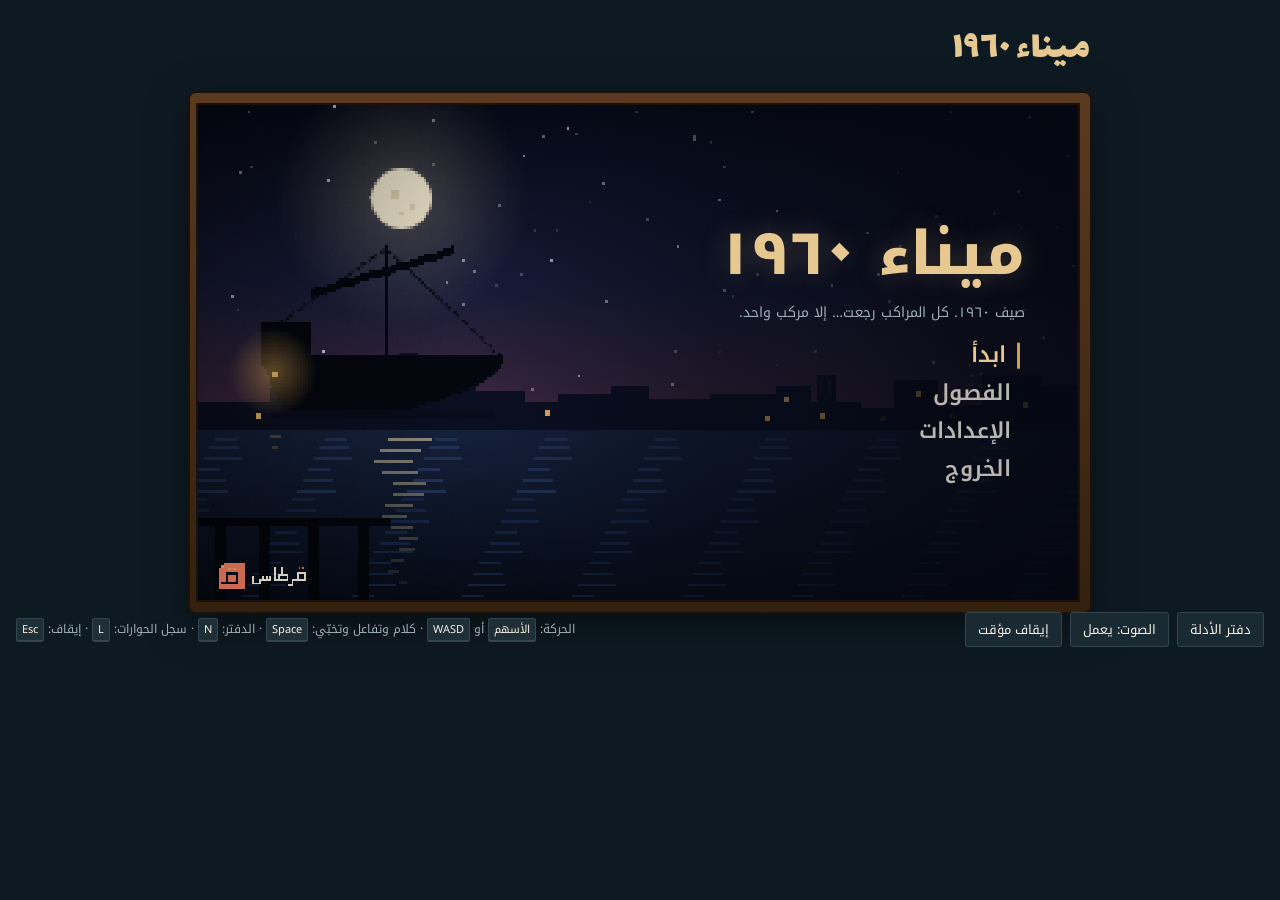
<file: mina1960/index.html>
<!doctype html>
<html lang="ar" dir="rtl">
<head>
<meta charset="utf-8">
<meta name="viewport" content="width=device-width,initial-scale=1,viewport-fit=cover">
<meta name="description" content="ميناء ١٩٦٠: لعبة بكسل آرت قصصية من استوديو قرطاس. صيف ١٩٦٠، كل المراكب رجعت إلا مركب واحد.">
<meta name="theme-color" content="#0e1a22">
<style>html,body{margin:0}body{font:14px system-ui,sans-serif}img{max-width:100%}</style>
<title>ميناء ١٩٦٠</title>
<link rel="preconnect" href="https://fonts.googleapis.com">
<link rel="stylesheet" href="https://fonts.googleapis.com/css2?family=Lalezar&family=Noto+Kufi+Arabic:wght@400;600;700;800;900&display=swap">
<style>
/* Layout: one framed game screen set in a teak cabinet; toolbar and touch controls below it */
:root{
  --ink:#0e1a22;
  --wood:#5b3a20;
  --wood-dark:#33200f;
  --sand:#e6c890;
  --pearl:#f4efe2;
  --rope:#c9a24a;
  --muted:#9fb0b8;
  --danger:#c8402e;
  --display:"Lalezar","Noto Kufi Arabic",system-ui,sans-serif;
  --body:"Noto Kufi Arabic",system-ui,sans-serif;
  color-scheme:dark;
}
[hidden]{display:none!important}
html,body{background:var(--ink);color:var(--pearl)}
body{font-family:var(--body);padding-inline:16px;padding-block:18px 28px;direction:rtl}
.wrap{max-width:900px;margin:0 auto;display:flex;flex-direction:column;gap:12px}
header{display:flex;align-items:baseline;justify-content:space-between;gap:12px;flex-wrap:wrap}
h1{font-family:var(--display);font-weight:400;font-size:clamp(28px,6vw,40px);margin:0;color:var(--sand)}
.tag{font-size:12px;color:var(--muted)}
.cabinet{background:linear-gradient(180deg,var(--wood),var(--wood-dark));padding:10px;border-radius:6px;box-shadow:0 0 0 2px #1d1209,0 12px 40px rgba(0,0,0,.5)}
.screen{position:relative;width:100%;aspect-ratio:320/180;max-width:100%;background:#000;overflow:hidden;border:2px solid #1d1209}
canvas{display:block;width:100%;height:100%;image-rendering:pixelated;image-rendering:crisp-edges}
.hud{position:absolute;top:5px;right:6px;left:6px;display:flex;justify-content:space-between;align-items:flex-start;pointer-events:none;gap:8px}
.hud .col{display:flex;flex-direction:column;gap:4px;max-width:58%;min-width:0}
.hud .col.l{align-items:flex-end}
.goal,.ban{font-size:clamp(9px,1.7vw,13px);padding:2px 8px;border-radius:3px;line-height:1.6}
.goal{background:rgba(14,26,34,.8);border:1px solid var(--rope);color:var(--sand)}
.ban{font-weight:700;white-space:pre-line}
.ban.alert{background:rgba(120,20,12,.88);border:1px solid #ff8a6a;color:#fff2ea;animation:pulse 1s ease-in-out infinite}
.ban.calm{background:rgba(14,26,34,.85);border:1px solid var(--muted);color:var(--pearl);animation:none}
.ban.lie{background:rgba(201,162,74,.95);color:#2b1d14;border:1px solid #fff0c0;animation:pulse 1.2s ease-in-out infinite}
@keyframes pulse{50%{filter:brightness(1.25)}}
@media (prefers-reduced-motion:reduce){.ban,.box .more{animation:none!important}}
.toast{position:absolute;top:22%;left:50%;transform:translateX(-50%);background:rgba(14,26,34,.92);border:1px solid var(--rope);color:var(--sand);font-size:clamp(10px,1.9vw,14px);padding:4px 12px;border-radius:3px;pointer-events:none;white-space:nowrap}
.mg{position:absolute;top:8%;left:50%;transform:translateX(-50%);background:rgba(14,26,34,.88);border:1px solid var(--rope);color:var(--pearl);font-size:clamp(9px,1.7vw,13px);padding:3px 10px;border-radius:3px;text-align:center;pointer-events:none;max-width:90%}
.box{position:absolute;right:3%;left:3%;bottom:4%;background:rgba(18,30,38,.95);border:2px solid var(--rope);outline:2px solid #1d1209;padding:clamp(5px,1.4vw,11px) clamp(9px,2vw,15px);border-radius:3px;min-height:24%}
.box .who{font-family:var(--display);color:var(--rope);font-size:clamp(12px,2.4vw,18px);line-height:1.2;margin-bottom:2px}
.box .txt{font-size:clamp(10px,2.1vw,15px);line-height:1.75;color:var(--pearl)}
.box .txt:empty{display:none}
.box .more{position:absolute;left:10px;bottom:5px;color:var(--rope);font-size:12px;animation:blink 1s steps(2) infinite}
@keyframes blink{50%{opacity:0}}
.choices{display:flex;flex-direction:column;gap:3px}
.choices:empty{display:none}
.ch{font:inherit;font-size:clamp(10px,2vw,14px);text-align:right;background:#1f3440;color:var(--pearl);border:1px solid #33505e;border-radius:3px;padding:3px 10px;cursor:pointer;line-height:1.5}
.ch.sel,.ch:hover{background:var(--rope);color:#2b1d14;border-color:#fff0c0}
.ch b{font-weight:700;margin-left:6px}
.overlay{position:absolute;inset:0;display:flex;flex-direction:column;align-items:center;justify-content:center;gap:10px;background:rgba(8,16,22,.9);text-align:center;padding:12px 16px}
.overlay h2{font-family:var(--display);font-weight:400;color:var(--sand);font-size:clamp(28px,7vw,52px);margin:0;line-height:1}
.overlay h3{font-family:var(--display);font-weight:400;color:var(--sand);font-size:clamp(18px,4vw,28px);margin:0;line-height:1.1}
.overlay p{margin:0;color:var(--muted);font-size:clamp(10px,2vw,14px);max-width:48ch;line-height:1.8;white-space:pre-line}
.qBrand{position:absolute;left:clamp(10px,2.4%,22px);bottom:clamp(8px,2.2%,18px);display:flex;align-items:center;gap:7px;opacity:0;animation:qbIn 1.2s ease .5s forwards;pointer-events:none;direction:ltr}.qBrand svg{display:block;image-rendering:pixelated}.qBrand .qmk{width:clamp(18px,3.2vw,26px);height:auto}.qBrand .qwm{height:clamp(12px,2.3vw,19px);width:auto}@keyframes qbIn{to{opacity:.88}}.menu.paused .qBrand{display:none}.studioMark .qwm{display:block;height:clamp(20px,4.2vw,34px);width:auto;margin-top:4px;image-rendering:pixelated}@media (max-width:560px){.qBrand{opacity:.7}}
.studioMark{display:flex;flex-direction:column;align-items:center;gap:2px;margin-top:4px}
.studioMark span{font-family:var(--body);font-size:clamp(10px,1.8vw,13px);color:var(--muted)}
.studioMark b{font-family:"Noto Kufi Arabic","IBM Plex Sans Arabic",Tahoma,sans-serif;font-weight:800;font-size:clamp(26px,6vw,44px);line-height:1.2;color:var(--sand)}
.cine{background:#000;gap:6px;padding-inline:24px}
.cine::after{content:"";position:absolute;inset:0;pointer-events:none;background:radial-gradient(ellipse at center,rgba(0,0,0,0) 45%,rgba(0,0,0,.75) 100%)}
@keyframes cineIn{from{opacity:0;transform:scale(1.14);filter:blur(10px)}to{opacity:1;transform:none;filter:none}}
@keyframes cineUp{from{opacity:0;transform:translateY(8px)}to{opacity:1;transform:none}}
@keyframes cineGrow{from{width:0;opacity:0}to{width:min(240px,50%);opacity:1}}
.cineT{font-family:"Noto Kufi Arabic","IBM Plex Sans Arabic",Tahoma,sans-serif;font-weight:800;font-size:clamp(40px,10vw,86px);line-height:1.25;color:var(--sand);text-shadow:0 0 32px rgba(230,200,144,.28);opacity:0;animation:cineIn 3.4s cubic-bezier(.2,.7,.2,1) .9s forwards}
.cineLine{height:1px;width:0;background:linear-gradient(90deg,transparent,var(--rope),transparent);opacity:0;animation:cineGrow 1.8s ease 2.8s forwards}
.cineSub{font-size:clamp(11px,2vw,15px);color:var(--muted);opacity:0;animation:cineUp 1.4s ease 3.8s forwards}
.cineS{gap:0;margin-top:clamp(10px,3vw,22px);}
.cineS span{font-size:clamp(8px,1.4vw,11px);letter-spacing:0;opacity:.8}
.cineS b{font-size:clamp(17px,3.4vw,27px)!important;font-weight:700!important;color:#d8bd8a!important;line-height:1.3!important}
.cineS{opacity:0;animation:cineUp 1.8s ease 5.2s forwards}
.cineTime{font-size:clamp(9px,1.6vw,12px);color:var(--muted);opacity:0;animation:cineUp 1s ease 6.6s forwards}
.cineB{margin-top:12px;opacity:0;animation:cineUp 1s ease 7.2s forwards}
.cineLines{display:flex;flex-direction:column;gap:2px;max-width:46ch;position:relative;z-index:1}
.cineLines p{margin:0;color:var(--pearl);font-size:clamp(11px,2.1vw,16px);line-height:1.95;opacity:0;animation:cineUp 1.8s ease forwards}
.cine>*{position:relative;z-index:1}
@media (prefers-reduced-motion:reduce){.cine *{animation:none!important;opacity:1!important}.cineLine{width:min(240px,50%)}}
.menu{position:absolute;inset:0;display:flex;align-items:center;justify-content:flex-start;padding-inline:clamp(16px,6%,56px);padding-block:10px;overflow-y:auto;background:linear-gradient(270deg,rgba(5,8,18,.86) 0%,rgba(5,8,18,.55) 42%,rgba(5,8,18,0) 72%)}
.menu.paused{background:rgba(5,8,18,.8);justify-content:center}
.mpanel{display:flex;flex-direction:column;gap:clamp(2px,1vw,8px);max-width:min(400px,94%);margin-block:auto;animation:mIn .45s ease both}
@keyframes mIn{from{opacity:0;transform:translateX(14px)}to{opacity:1;transform:none}}
.mtitle,.mhead{font-family:"Noto Kufi Arabic","IBM Plex Sans Arabic",Tahoma,sans-serif;font-weight:800;color:var(--sand);margin:0;line-height:1.25}
.mtitle{font-size:clamp(26px,7vw,60px);text-shadow:0 0 28px rgba(230,200,144,.25)}
.mhead{font-size:clamp(18px,4vw,30px);margin-bottom:2px}
.msub{margin:0 0 4px;color:var(--muted);font-size:clamp(10px,1.9vw,14px);line-height:1.8}
.mlist{display:flex;flex-direction:column;align-items:flex-start;gap:1px}
.mlist button{font-family:"Noto Kufi Arabic","IBM Plex Sans Arabic",Tahoma,sans-serif;font-weight:600;font-size:clamp(14px,2.9vw,22px);color:var(--pearl);background:none;border:0;padding:2px 14px 2px 0;cursor:pointer;position:relative;text-align:right;line-height:1.5;display:flex;flex-direction:column;align-items:flex-start;opacity:.75;transition:opacity .15s,transform .15s,color .15s}
.mlist button::before{content:"";position:absolute;right:0;top:50%;width:3px;height:0;background:var(--rope);transform:translateY(-50%);transition:height .15s}
.mlist button:hover,.mlist button:focus-visible{opacity:1;color:var(--sand);transform:translateX(-5px);outline:none}
.mlist button:hover::before,.mlist button:focus-visible::before{height:72%}
.mlist button small{font-family:var(--body);font-weight:400;font-size:clamp(9px,1.6vw,12px);color:var(--muted);line-height:1.6}
.mlist button[disabled]{opacity:.35;cursor:not-allowed;transform:none}
.mlist button[disabled]::before{display:none}
.mback{margin-top:4px;font-size:clamp(12px,2.2vw,16px)!important}
.mdanger{color:#ff9a86!important}
.mrow{flex-direction:row;gap:18px;flex-wrap:wrap}
.sets{display:flex;flex-direction:column;gap:5px;width:min(380px,86vw)}
.srow{display:flex;align-items:center;justify-content:space-between;gap:12px;font-size:clamp(10px,1.9vw,14px);color:var(--pearl)}
.srow input[type=range]{width:55%;accent-color:var(--rope)}
.seg{display:flex;gap:2px;flex-wrap:wrap}
.seg button{font:inherit;font-size:clamp(9px,1.7vw,12px);background:#1a2a33;border:1px solid #33464f;color:var(--muted);padding:1px 8px;border-radius:3px;cursor:pointer}
.seg button.on{background:var(--rope);color:#2b1d14;border-color:#fff0c0}
.keysrow p{margin:0;color:var(--muted);font-size:clamp(9px,1.6vw,12px);text-align:left;line-height:1.6}
.mpanel.wide{max-width:min(560px,96%);width:min(560px,96%)}
.mscroll{max-height:min(62vh,300px);overflow-y:auto;padding-inline-end:6px;display:flex;flex-direction:column;gap:6px;scrollbar-color:var(--rope) transparent}
.mscroll h4{margin:6px 0 0;font-family:"Noto Kufi Arabic","IBM Plex Sans Arabic",Tahoma,sans-serif;font-weight:700;color:var(--rope);font-size:clamp(11px,2vw,15px)}
.mscroll p{margin:0;color:var(--pearl);font-size:clamp(10px,1.9vw,14px);line-height:1.85}
.mscroll .lg{display:flex;flex-direction:column;font-size:clamp(10px,1.9vw,14px);line-height:1.75;border-right:2px solid #33464f;padding-right:8px}
.mscroll .lg b{color:var(--sand);font-weight:700;font-size:.9em}
.mscroll .lg span{color:var(--pearl)}
.mscroll .lg.nar span{color:#a9bcc4;font-style:italic}
.mscroll .lgEmpty{color:var(--muted)}
.cineBtns{display:flex;flex-direction:column;align-items:center;gap:8px;margin-top:12px}
.cineBtns .cineB{margin-top:0;font-size:clamp(12px,2.1vw,16px);padding:3px 18px 5px;min-width:11em}
.cineBtns .cineB:last-child{animation-delay:7.6s}
@media (max-width:560px){.menu{justify-content:center;background:rgba(5,8,18,.62)}}
.row{display:flex;gap:10px;flex-wrap:wrap;justify-content:center}
.btn{font-family:var(--display);font-size:clamp(15px,2.8vw,21px);background:var(--rope);color:#2b1d14;border:0;padding:5px 24px 7px;border-radius:3px;cursor:pointer;box-shadow:0 3px 0 #7a5f22}
.btn.ghost{background:transparent;color:var(--sand);box-shadow:inset 0 0 0 2px var(--rope)}
.btn:active{transform:translateY(2px);box-shadow:0 1px 0 #7a5f22}
button:focus-visible{outline:2px solid var(--pearl);outline-offset:2px}
.book{justify-content:flex-start;overflow:auto}
.book ol{list-style:none;margin:0;padding:0;display:flex;flex-direction:column;gap:6px;width:min(560px,100%);text-align:right}
.book li{background:#16252e;border:1px solid #2c4350;border-right:3px solid var(--rope);padding:5px 10px;border-radius:3px;font-size:clamp(10px,1.9vw,13px);line-height:1.7}
.book li b{display:block;color:var(--sand);font-weight:700}
.book .empty{color:var(--muted);font-size:13px}
.pgrid{direction:ltr;display:grid;grid-template-columns:repeat(3,1fr);gap:3px;width:min(330px,64%);aspect-ratio:3/2}
.piece.sel{outline:3px solid var(--rope);outline-offset:-3px;z-index:1}
.piece{border:0;padding:0;cursor:pointer;background-repeat:no-repeat;background-size:300% 200%;transition:transform .2s;box-shadow:0 2px 6px rgba(0,0,0,.5)}
.pgrid.done .piece{cursor:default;box-shadow:0 0 0 1px var(--rope)}
.wheels{direction:ltr;display:flex;gap:10px}
.wheel{display:flex;flex-direction:column;align-items:center;gap:2px;background:#16252e;border:1px solid var(--rope);border-radius:4px;padding:4px 6px}
.wheel span{font-family:var(--display);font-size:clamp(22px,5vw,34px);color:var(--sand);line-height:1.2;min-width:1.2em;text-align:center}
.wheel button{font:inherit;background:#1f3440;color:var(--pearl);border:1px solid #33505e;border-radius:3px;width:38px;cursor:pointer}
.toolbar{display:flex;gap:8px;align-items:center;flex-wrap:wrap}
.toolbar button{font:inherit;font-size:13px;background:#1a2a33;border:1px solid #33464f;color:var(--pearl);padding:4px 12px;border-radius:3px;cursor:pointer}
.keys{font-size:12px;color:var(--muted);line-height:1.9;margin-inline-start:auto}
kbd{font-family:var(--body);background:#1f2f38;border:1px solid #33464f;border-bottom-width:2px;padding:0 5px;border-radius:3px;color:var(--pearl);font-size:11px}
.controls{display:none;justify-content:space-between;align-items:center;direction:ltr;padding-inline:4px;user-select:none;-webkit-user-select:none;touch-action:none}
@media (pointer:coarse){.controls{display:flex}.keys{display:none}}
.pad{display:grid;grid-template-columns:repeat(3,52px);grid-template-rows:repeat(3,52px);gap:2px}
.pad button,.abtn{background:var(--wood);border:2px solid #1d1209;color:var(--sand);font-size:20px;border-radius:6px;touch-action:none}
.pad button.on,.abtn:active{background:var(--rope);color:#2b1d14}
.btns{display:flex;gap:12px;align-items:flex-end}
.abtn{width:76px;height:76px;border-radius:50%;font-family:var(--display);font-size:26px}
.abtn.small{width:54px;height:54px;font-size:14px;font-family:var(--body)}
</style>
</head>
<body>


<div class="wrap">
  <header>
    <h1>ميناء ١٩٦٠</h1>
    <span class="tag" id="chTag">الفصل الأول · الشرايط الحمرا</span>
  </header>

  <div class="cabinet">
    <div class="screen" id="screen">
      <canvas id="c" width="320" height="180"></canvas>
      <div class="hud">
        <div class="col r"><div class="goal" id="goal" hidden></div><div class="ban lie" id="banR" hidden></div></div>
        <div class="col l"><div class="ban alert" id="banL" hidden></div></div>
      </div>
      <div class="toast" id="toast" hidden></div>
      <div class="mg" id="mg" hidden></div>
      <div class="box" id="box" hidden>
        <div class="who" id="who"></div>
        <div class="txt" id="txt"></div>
        <div class="choices" id="choices"></div>
        <div class="more" id="more">▼</div>
      </div>
      <div class="overlay" id="puz" hidden>
        <h3>ورقة أبوي</h3>
        <p id="puzP">اضغط على كل قطعة عشان تلفّها لين تنقرا الورقة.</p>
        <div class="pgrid" id="pgrid"></div>
        <button class="btn" id="puzDone" type="button" hidden>كمّل</button>
      </div>
      <div class="overlay" id="lock" hidden>
        <h3>قفل الدرج</h3>
        <p id="lockP">ثلاث أرقام. الترتيب: الساحة، المخزن، القاعة.</p>
        <div class="wheels" id="wheels"></div>
        <div class="row"><button class="btn" id="lockOpen" type="button">افتح</button><button class="btn ghost" id="lockBack" type="button">رجوع</button></div>
      </div>
      <div class="overlay book" id="book" hidden>
        <h3>دفتر الأدلة</h3>
        <ol id="clueList"></ol>
        <button class="btn" id="bookClose" type="button">سكّر الدفتر</button>
      </div>
      <div class="overlay" id="card" hidden>
        <h2 id="cardH"></h2>
        <p id="cardP"></p>
        <div class="studioMark" id="cardStudio" hidden><span>من استوديو</span><svg class="qwm" xmlns="http://www.w3.org/2000/svg" viewBox="0 0 31 11" shape-rendering="crispEdges" role="img" aria-label="قرطاس"><path fill="#f1e8d8" d="M13 0h1v1h-1zM17 0h1v1h-1zM13 1h1v1h-1zM17 1h1v1h-1zM13 2h1v1h-1zM17 2h1v1h-1zM13 3h1v1h-1zM17 3h1v1h-1zM26 3h1v1h-1zM27 3h1v1h-1zM28 3h1v1h-1zM29 3h1v1h-1zM30 3h1v1h-1zM13 4h1v1h-1zM15 4h1v1h-1zM16 4h1v1h-1zM17 4h1v1h-1zM18 4h1v1h-1zM19 4h1v1h-1zM20 4h1v1h-1zM26 4h1v1h-1zM30 4h1v1h-1zM0 5h1v1h-1zM6 5h1v1h-1zM8 5h1v1h-1zM10 5h1v1h-1zM13 5h1v1h-1zM15 5h1v1h-1zM20 5h1v1h-1zM26 5h1v1h-1zM30 5h1v1h-1zM0 6h1v1h-1zM6 6h1v1h-1zM8 6h1v1h-1zM10 6h1v1h-1zM13 6h1v1h-1zM15 6h1v1h-1zM20 6h1v1h-1zM26 6h1v1h-1zM30 6h1v1h-1zM0 7h1v1h-1zM4 7h1v1h-1zM5 7h1v1h-1zM6 7h1v1h-1zM7 7h1v1h-1zM8 7h1v1h-1zM9 7h1v1h-1zM10 7h1v1h-1zM13 7h1v1h-1zM14 7h1v1h-1zM15 7h1v1h-1zM16 7h1v1h-1zM17 7h1v1h-1zM18 7h1v1h-1zM19 7h1v1h-1zM20 7h1v1h-1zM23 7h1v1h-1zM24 7h1v1h-1zM25 7h1v1h-1zM26 7h1v1h-1zM27 7h1v1h-1zM28 7h1v1h-1zM29 7h1v1h-1zM30 7h1v1h-1zM0 8h1v1h-1zM4 8h1v1h-1zM23 8h1v1h-1zM0 9h1v1h-1zM1 9h1v1h-1zM2 9h1v1h-1zM3 9h1v1h-1zM4 9h1v1h-1zM23 9h1v1h-1zM21 10h1v1h-1zM22 10h1v1h-1zM23 10h1v1h-1z"/><path fill="#e8775c" d="M27 0h1v1h-1zM29 0h1v1h-1z"/></svg></div>
        <button class="btn" id="cardBtn" type="button">كمّل</button>
      </div>
      <div class="overlay cine" id="cine" hidden></div>
      <div class="menu" id="menu">
        <div class="qBrand" aria-label="قرطاس"><svg class="qmk" xmlns="http://www.w3.org/2000/svg" viewBox="0 0 11 11" shape-rendering="crispEdges" role="img" aria-label="قرطاس"><path fill="#e8775c" d="M2 0h1v1h-1zM3 0h1v1h-1zM4 0h1v1h-1zM5 0h1v1h-1zM6 0h1v1h-1zM7 0h1v1h-1zM8 0h1v1h-1zM9 0h1v1h-1zM10 0h1v1h-1zM2 1h1v1h-1zM3 1h1v1h-1zM4 1h1v1h-1zM5 1h1v1h-1zM6 1h1v1h-1zM7 1h1v1h-1zM8 1h1v1h-1zM9 1h1v1h-1zM10 1h1v1h-1zM0 2h1v1h-1zM1 2h1v1h-1zM2 2h1v1h-1zM3 2h1v1h-1zM5 2h1v1h-1zM7 2h1v1h-1zM8 2h1v1h-1zM9 2h1v1h-1zM10 2h1v1h-1zM0 3h1v1h-1zM1 3h1v1h-1zM2 3h1v1h-1zM3 3h1v1h-1zM4 3h1v1h-1zM5 3h1v1h-1zM6 3h1v1h-1zM7 3h1v1h-1zM8 3h1v1h-1zM9 3h1v1h-1zM10 3h1v1h-1zM0 4h1v1h-1zM1 4h1v1h-1zM2 4h1v1h-1zM8 4h1v1h-1zM9 4h1v1h-1zM10 4h1v1h-1zM0 5h1v1h-1zM1 5h1v1h-1zM2 5h1v1h-1zM4 5h1v1h-1zM5 5h1v1h-1zM6 5h1v1h-1zM8 5h1v1h-1zM9 5h1v1h-1zM10 5h1v1h-1zM0 6h1v1h-1zM1 6h1v1h-1zM2 6h1v1h-1zM4 6h1v1h-1zM5 6h1v1h-1zM6 6h1v1h-1zM8 6h1v1h-1zM9 6h1v1h-1zM10 6h1v1h-1zM0 7h1v1h-1zM1 7h1v1h-1zM2 7h1v1h-1zM4 7h1v1h-1zM5 7h1v1h-1zM6 7h1v1h-1zM8 7h1v1h-1zM9 7h1v1h-1zM10 7h1v1h-1zM0 8h1v1h-1zM8 8h1v1h-1zM9 8h1v1h-1zM10 8h1v1h-1zM0 9h1v1h-1zM1 9h1v1h-1zM2 9h1v1h-1zM3 9h1v1h-1zM4 9h1v1h-1zM5 9h1v1h-1zM6 9h1v1h-1zM7 9h1v1h-1zM8 9h1v1h-1zM9 9h1v1h-1zM10 9h1v1h-1zM0 10h1v1h-1zM1 10h1v1h-1zM2 10h1v1h-1zM3 10h1v1h-1zM4 10h1v1h-1zM5 10h1v1h-1zM6 10h1v1h-1zM7 10h1v1h-1zM8 10h1v1h-1zM9 10h1v1h-1zM10 10h1v1h-1z"/><path fill="#d6a64a" d="M1 1h1v1h-1z"/><path fill="#d6a64a" d="M4 2h1v1h-1zM6 2h1v1h-1z"/></svg><svg class="qwm" xmlns="http://www.w3.org/2000/svg" viewBox="0 0 31 11" shape-rendering="crispEdges" role="img" aria-label="قرطاس"><path fill="#f1e8d8" d="M13 0h1v1h-1zM17 0h1v1h-1zM13 1h1v1h-1zM17 1h1v1h-1zM13 2h1v1h-1zM17 2h1v1h-1zM13 3h1v1h-1zM17 3h1v1h-1zM26 3h1v1h-1zM27 3h1v1h-1zM28 3h1v1h-1zM29 3h1v1h-1zM30 3h1v1h-1zM13 4h1v1h-1zM15 4h1v1h-1zM16 4h1v1h-1zM17 4h1v1h-1zM18 4h1v1h-1zM19 4h1v1h-1zM20 4h1v1h-1zM26 4h1v1h-1zM30 4h1v1h-1zM0 5h1v1h-1zM6 5h1v1h-1zM8 5h1v1h-1zM10 5h1v1h-1zM13 5h1v1h-1zM15 5h1v1h-1zM20 5h1v1h-1zM26 5h1v1h-1zM30 5h1v1h-1zM0 6h1v1h-1zM6 6h1v1h-1zM8 6h1v1h-1zM10 6h1v1h-1zM13 6h1v1h-1zM15 6h1v1h-1zM20 6h1v1h-1zM26 6h1v1h-1zM30 6h1v1h-1zM0 7h1v1h-1zM4 7h1v1h-1zM5 7h1v1h-1zM6 7h1v1h-1zM7 7h1v1h-1zM8 7h1v1h-1zM9 7h1v1h-1zM10 7h1v1h-1zM13 7h1v1h-1zM14 7h1v1h-1zM15 7h1v1h-1zM16 7h1v1h-1zM17 7h1v1h-1zM18 7h1v1h-1zM19 7h1v1h-1zM20 7h1v1h-1zM23 7h1v1h-1zM24 7h1v1h-1zM25 7h1v1h-1zM26 7h1v1h-1zM27 7h1v1h-1zM28 7h1v1h-1zM29 7h1v1h-1zM30 7h1v1h-1zM0 8h1v1h-1zM4 8h1v1h-1zM23 8h1v1h-1zM0 9h1v1h-1zM1 9h1v1h-1zM2 9h1v1h-1zM3 9h1v1h-1zM4 9h1v1h-1zM23 9h1v1h-1zM21 10h1v1h-1zM22 10h1v1h-1zM23 10h1v1h-1z"/><path fill="#e8775c" d="M27 0h1v1h-1zM29 0h1v1h-1z"/></svg></div>
        <div class="mpanel" id="mMain">
          <h2 class="mtitle">ميناء ١٩٦٠</h2>
          <p class="msub">صيف ١٩٦٠. كل المراكب رجعت… إلا مركب واحد.</p>
          <nav class="mlist" aria-label="القائمة الرئيسية">
            <button type="button" data-act="cont" hidden>كمّل<small id="contInfo"></small></button>
            <button type="button" data-act="new">ابدأ</button>
            <button type="button" data-act="recap" hidden>الحكاية لين الحين<small>ملخص اللي صار في قصتك</small></button>
            <button type="button" data-act="log" hidden>سجل الحوارات<small>ارجع لكل كلام قيل</small></button>
            <button type="button" data-act="chapters">الفصول</button>
            <button type="button" data-act="settings">الإعدادات</button>
            <button type="button" data-act="exit">الخروج</button>
          </nav>
        </div>
        <div class="mpanel" id="mDiff" hidden>
          <h3 class="mhead">الصعوبة</h3>
          <nav class="mlist" aria-label="الصعوبة">
            <button type="button" data-diff="normal">عادية<small>للقصة. تحدي خفيف.</small></button>
            <button type="button" data-diff="hard">صعبة<small>الحراس أذكى، والوقت أقصر.</small></button>
            <button type="button" data-diff="nightmare">كابوس<small>ما تشوف نظرهم. غلطة وحدة تكفي.</small></button>
            <button type="button" data-act="back" class="mback">رجوع</button>
          </nav>
        </div>
        <div class="mpanel" id="mChap" hidden>
          <h3 class="mhead">الفصول</h3>
          <nav class="mlist" id="chapList" aria-label="الفصول"></nav>
        </div>
        <div class="mpanel" id="mSet" hidden>
          <h3 class="mhead">الإعدادات</h3>
          <div class="sets">
            <label class="srow" for="setMusic"><span>الموسيقى</span><input type="range" id="setMusic" min="0" max="100" step="5"></label>
            <label class="srow" for="setSfx"><span>المؤثرات</span><input type="range" id="setSfx" min="0" max="100" step="5"></label>
            <div class="srow"><span>سرعة النص</span><div class="seg" id="setText"><button type="button" data-v="slow">بطيء</button><button type="button" data-v="normal">عادي</button><button type="button" data-v="fast">سريع</button><button type="button" data-v="instant">فوري</button></div></div>
            <div class="srow"><span>اهتزاز الشاشة</span><div class="seg" id="setShake"><button type="button" data-v="1">تشغيل</button><button type="button" data-v="0">إيقاف</button></div></div>
            <div class="srow keysrow"><span>التحكم</span><p>الحركة: الأسهم أو WASD · تفاعل: Space · الدفتر: N · سجل الحوارات: L · إيقاف مؤقت: Esc</p></div>
          </div>
          <nav class="mlist mrow">
            <button type="button" data-act="back" class="mback">رجوع</button>
            <button type="button" data-act="wipe" class="mback mdanger">مسح الحفظ</button>
          </nav>
        </div>
        <div class="mpanel" id="mConfirm" hidden>
          <h3 class="mhead">متأكد؟</h3>
          <p class="msub">بينمسح تقدمك كله، وما تقدر ترجعه.</p>
          <nav class="mlist"><button type="button" data-act="wipeYes" class="mdanger">ايه، امسح</button><button type="button" data-act="back" class="mback">لا، رجوع</button></nav>
        </div>
        <div class="mpanel" id="mExit" hidden>
          <h3 class="mhead">مع السلامة</h3>
          <p class="msub">البحر ما يطول… ارجع متى ما بغيت.</p>
          <nav class="mlist"><button type="button" data-act="back" class="mback">رجوع للقائمة</button></nav>
        </div>
        <div class="mpanel wide" id="mRecap" hidden>
          <h3 class="mhead">الحكاية لين الحين</h3>
          <div class="mscroll" id="recapBox"></div>
          <nav class="mlist"><button type="button" data-act="back" class="mback">رجوع</button></nav>
        </div>
        <div class="mpanel wide" id="mLog" hidden>
          <h3 class="mhead">سجل الحوارات</h3>
          <div class="mscroll" id="logBox" tabindex="0"></div>
          <nav class="mlist"><button type="button" data-act="back" class="mback">رجوع</button></nav>
        </div>
        <div class="mpanel" id="mPause" hidden>
          <h3 class="mhead">إيقاف مؤقت</h3>
          <p class="msub" id="pauseInfo"></p>
          <nav class="mlist" aria-label="إيقاف مؤقت">
            <button type="button" data-act="resume">استئناف</button>
            <button type="button" data-act="precap">الحكاية لين الحين</button>
            <button type="button" data-act="plog">سجل الحوارات</button>
            <button type="button" data-act="settings">الإعدادات</button>
            <button type="button" data-act="toMenu">العودة للقائمة الرئيسية</button>
          </nav>
        </div>
      </div>
      </div>
    </div>
  </div>

  <div class="toolbar">
    <button id="bookBtn" type="button">دفتر الأدلة</button>
    <button id="snd" type="button">الصوت: يعمل</button>
    <button id="pauseBtn" type="button">إيقاف مؤقت</button>
    <span class="keys">الحركة: <kbd>الأسهم</kbd> أو <kbd>WASD</kbd> · كلام وتفاعل وتخبّي: <kbd>Space</kbd> · الدفتر: <kbd>N</kbd> · سجل الحوارات: <kbd>L</kbd> · إيقاف: <kbd>Esc</kbd></span>
  </div>

  <div class="controls">
    <div class="pad">
      <span></span><button type="button" data-k="up" aria-label="فوق">▲</button><span></span>
      <button type="button" data-k="left" aria-label="يسار">◀</button><span></span><button type="button" data-k="right" aria-label="يمين">▶</button>
      <span></span><button type="button" data-k="down" aria-label="تحت">▼</button><span></span>
    </div>
    <div class="btns">
      <button class="abtn small" id="bbtn" type="button">الدفتر</button>
      <button class="abtn" id="abtn" type="button" aria-label="تفاعل">A</button>
    </div>
  </div>
</div>

<script>
(()=>{
'use strict';
const cv=document.getElementById('c'),ctx=cv.getContext('2d');
ctx.imageSmoothingEnabled=false;
const VW=320,VH=180,T=16,HSP=82,FOV=0.62;
const $=id=>document.getElementById(id);
const N='';

/* ================= helpers ================= */
function rnd(a,b,s=0){let h=(a*374761393+b*668265263+s*982451653)|0;h=(h^(h>>>13))*1274126177|0;return((h^(h>>>16))>>>0)/4294967296}
function cnv(w,h){const c=document.createElement('canvas');c.width=w;c.height=h;const g=c.getContext('2d');g.imageSmoothingEnabled=false;return[c,g]}
function px(g,x,y,col,w=1,h=1){g.fillStyle=col;g.fillRect(x,y,w,h)}
function grid(w,h,ch){return Array.from({length:h},()=>new Array(w).fill(ch))}
function fillR(m,x0,y0,x1,y1,ch){for(let y=y0;y<=y1;y++)for(let x=x0;x<=x1;x++)m[y][x]=ch}
function outline(m,x0,y0,x1,y1,ch){for(let x=x0;x<=x1;x++){m[y0][x]=ch;m[y1][x]=ch}for(let y=y0;y<=y1;y++){m[y][x0]=ch;m[y][x1]=ch}}
const clamp=(v,a,b)=>Math.max(a,Math.min(b,v));
const tc=n=>n*T+8;
const tileOf=v=>Math.floor(v/T);
function turnTo(a,b,k){const d=Math.atan2(Math.sin(b-a),Math.cos(b-a));return a+clamp(d,-k,k)}
function dirOf(a){const c=Math.cos(a),s=Math.sin(a);return Math.abs(c)>Math.abs(s)?(c>0?'right':'left'):(s>0?'down':'up')}

/* ================= maps ================= */
function makePort(){const W=36,H=24,m=grid(W,H,'.');
  for(let x=0;x<W;x++){m[0][x]='R';m[1][x]='#';m[2][x]='#';m[3][x]='#'}
  [17,18].forEach(x=>{for(let y=0;y<4;y++)m[y][x]='R'});
  [4,12,23,31].forEach(x=>m[3][x]='D');
  [2,7,10,14,21,26,29,33].forEach(x=>m[2][x]='O');
  for(let x=0;x<W;x++){m[14][x]='w';for(let y=15;y<H;y++)m[y][x]='~'}
  for(let y=13;y<H;y++){m[y][15]='=';m[y][16]='='}
  for(let x=29;x<W;x++){m[7][x]='f';m[8][x]='f'}
  [[3,6],[9,8],[27,6],[33,10],[20,8],[1,11]].forEach(([x,y])=>m[y][x]='P');
  [[11,12],[12,12],[11,11]].forEach(([x,y])=>m[y][x]='c');
  [[24,12],[25,12],[24,11]].forEach(([x,y])=>m[y][x]='n');
  m[6][34]='S';
  m[4][2]='b';m[4][3]='b';m[4][25]='b';m[4][26]='b';m[4][14]='b';
  [[6,13],[7,13],[29,13]].forEach(([x,y])=>m[y][x]='q');m[13][14]='r';
  return m}
const STALLS=[{x:2,y:5,t:'dates'},{x:9,y:5,t:'spice'},{x:19,y:5,t:'cloth'},{x:25,y:5,t:'jars'},{x:3,y:12,t:'cloth2'},{x:10,y:12,t:'fish'},{x:20,y:12,t:'dates'},{x:25,y:12,t:'spice'}];
function makeMarket(){const W=32,H=18,m=grid(W,H,'f');
  for(let x=0;x<W;x++){m[0][x]='R';m[1][x]='#';m[2][x]='#';if(x%5===2)m[1][x]='O'}
  [5,14,26].forEach(x=>m[2][x]='D');
  for(let x=0;x<W;x++){m[8][x]='p';m[9][x]='p';m[17][x]='m'}
  STALLS.forEach(s=>fillR(m,s.x,s.y,s.x+2,s.y+1,'X'));
  [[7,4],[17,4],[30,4],[30,5]].forEach(([x,y])=>m[y][x]='k');
  [[8,13],[16,14],[30,14]].forEach(([x,y])=>m[y][x]='j');
  return m}
function makeHome(){const W=14,H=10,m=grid(W,H,'f');
  for(let x=0;x<W;x++){m[0][x]='R';m[1][x]='#';m[9][x]='#'}for(let y=0;y<H;y++){m[y][0]='#';m[y][W-1]='#'}
  m[1][3]='v';m[1][6]='y';m[1][9]='O';m[1][11]='O';m[9][6]='e';
  fillR(m,4,4,9,6,'a');m[2][1]='z';m[3][1]='z';m[2][11]='Q';m[2][12]='Q';m[2][7]='K';m[2][8]='K';m[7][12]='j';m[7][1]='k';
  return m}
function makeWare(){const W=34,H=24,m=grid(W,H,'.');
  for(let x=0;x<W;x++){m[0][x]='~';m[1][x]='F';m[23][x]='F'}
  for(let y=1;y<H;y++){m[y][0]='F';m[y][W-1]='F'}
  m[23][16]='g';m[23][17]='g';
  outline(m,6,3,27,11,'H');fillR(m,7,4,26,10,'I');
  for(let y=4;y<=10;y++){m[y][12]='H';m[y][21]='H'}
  m[8][12]='d';m[6][21]='d';m[11][16]='d';m[11][17]='d';
  m[7][6]='Y';m[8][6]='Y';m[5][8]='T';m[5][10]='c';m[6][10]='c';m[10][7]='c';
  m[5][24]='K';m[5][25]='K';m[10][22]='c';m[9][26]='L';
  [[15,8],[16,8],[18,8]].forEach(([x,y])=>m[y][x]='c');
  m[4][13]='B';m[4][20]='B';m[4][17]='L';
  [[3,12],[4,12],[12,15],[12,16],[21,13],[30,13],[31,13],[7,21],[8,21],[26,22]].forEach(([x,y])=>m[y][x]='B');
  [[14,17],[15,17],[19,15],[28,19],[5,17]].forEach(([x,y])=>m[y][x]='c');
  [[15,13],[8,18],[27,16],[11,21]].forEach(([x,y])=>m[y][x]='L');
  m[5][18]='M';m[19][31]='M';m[10][9]='M';m[17][31]='r';m[21][5]='r';m[19][25]='V';m[16][0]='h';m[17][0]='h';
  return m}

const SOLID=new Set(['i','t','x','N','M','Q','v','y','z','C','W','E','u','b','q','r','R','#','O','D','P','c','~','F','H','X','B','K','L','V','T','Y','Z','h','m','k','j','S','G']);
const LOSB=new Set([...SOLID].filter(c=>c!=='L'&&c!=='V'&&c!=='S'&&c!=='i'));
const TALL=new Set(['P','L','V']);

/* ================= tile art ================= */
function sand(g,tx,ty,base='#dfbf86',d='#c9a66c',l='#ecd4a2'){px(g,0,0,base,16,16);for(let i=0;i<7;i++)px(g,(rnd(tx,ty,i)*16)|0,(rnd(tx,ty,i+20)*16)|0,d);for(let i=0;i<4;i++)px(g,(rnd(tx,ty,i+40)*16)|0,(rnd(tx,ty,i+60)*16)|0,l)}
function earth(g,tx,ty){px(g,0,0,'#d2ad78',16,16);for(let i=0;i<9;i++)px(g,(rnd(tx,ty,i)*16)|0,(rnd(tx,ty,i+20)*16)|0,'#b99460');for(let i=0;i<3;i++)px(g,(rnd(tx,ty,i+40)*15)|0,(rnd(tx,ty,i+60)*15)|0,'#e5c796',2,1);if(rnd(tx,ty,77)>.8)px(g,(rnd(tx,ty,78)*13)|0,(rnd(tx,ty,79)*13)|0,'#9c7b4c',2,2)}
function pavers(g,tx,ty){px(g,0,0,'#b69c76',16,16);g.fillStyle='#8c7354';const o=(ty%2)*4;g.fillRect(0,7,16,1);g.fillRect(0,15,16,1);for(let x=o;x<16;x+=8)g.fillRect(x,0,1,7);for(let x=(o+4)%8;x<16;x+=8)g.fillRect(x,8,1,7);px(g,o+1,1,'#cbb18b',5,1);px(g,(o+5)%16,9,'#cbb18b',5,1)}
function floorW(g,tx,ty){px(g,0,0,'#6e4c2e',16,16);for(let r=0;r<4;r++){px(g,0,r*4+3,'#4a311c',16,1);px(g,0,r*4,'#83603e',16,1);px(g,((r*7+tx*5)%13)+1,r*4,'#4a311c',1,3)}if(rnd(tx,ty,3)>.6)px(g,(rnd(tx,ty,1)*13)|0,(rnd(tx,ty,2)*13)|0,'#57391f',2,1)}
function wallS(g,tx,ty){px(g,0,0,'#c69c6a',16,16);g.fillStyle='#a67c4c';for(let r=0;r<4;r++){g.fillRect(0,r*4+3,16,1);const o=(r%2)*4+(tx%2)*2;for(let c=o;c<16;c+=8)g.fillRect(c,r*4,1,3)}for(let i=0;i<5;i++)px(g,(rnd(tx,ty,i)*16)|0,(rnd(tx,ty,i+9)*16)|0,'#d8b07e')}
function plank(g,c1='#4b3a2a',c2='#5d4834'){px(g,0,0,c1,16,16);for(let x=0;x<16;x+=4){px(g,x,0,'#2a1f16',1,16);px(g,x+1,0,c2,1,16)}px(g,0,0,'#7a6248',16,2);px(g,0,14,'#241a12',16,2)}
function fenceT(g,tx,ty){sand(g,tx,ty);for(let x=0;x<16;x+=4){px(g,x,0,'#33241a',4,16);px(g,x+1,0,'#6b4a2a',2,16);px(g,x+1,0,'#8f6744',2,1)}px(g,0,5,'#241a10',16,2);px(g,0,11,'#241a10',16,2)}
function under(m,tx,ty){const n=[[1,0],[-1,0],[0,-1],[0,1]];for(const[dx,dy]of n){const c=(m[ty+dy]||[])[tx+dx];if(c==='I'||c==='d')return 'I'}return '.'}
const cache=new Map();
function tileImg(code,tx,ty,f){
  const sid=cur.id;
  const key=sid+code+tx+','+ty+(code==='~'?f:'');
  let c=cache.get(key);if(c)return c;
  let g;[c,g]=cnv(16,16);
  const m=cur.map;
  if(code==='X'||TALL.has(code)){const b=code==='L'&&under(m,tx,ty)==='I'?'I':cur.ground;code=b==='f'?'f':b==='I'?'I':'.';}
  const shade=()=>{const a=(m[ty-1]||[])[tx];if(a&&'R#ODHmGFCWE'.includes(a)&&!(a==='F'&&ty===2)){px(g,0,0,'rgba(50,25,10,.28)',16,3);px(g,0,3,'rgba(50,25,10,.12)',16,2)}};
  switch(code){
  case '.':sand(g,tx,ty);shade();break;
  case 'f':earth(g,tx,ty);shade();break;
  case 'p':pavers(g,tx,ty);shade();break;
  case 'b':sand(g,tx,ty);shade();px(g,0,5,'#3a2414',16,10);px(g,1,6,'#8a5a30',14,8);px(g,1,6,'#a8743e',14,1);px(g,2,7,'#a8322a',12,5);px(g,2,7,'#c8483a',12,1);for(let x=3;x<14;x+=3)px(g,x,9,'#e0b040');px(g,1,14,'#3a2414',2,2);px(g,13,14,'#3a2414',2,2);break;
  case 'q':sand(g,tx,ty);px(g,2,14,'rgba(0,0,0,.2)',12,2);px(g,3,4,'#5a4a30',10,11);px(g,2,6,'#5a4a30',12,7);px(g,4,5,'#cbb68a',8,9);px(g,3,7,'#cbb68a',10,5);g.fillStyle='#7a6440';for(let i=3;i<13;i+=2)g.fillRect(i,5,1,9);for(let j=6;j<14;j+=2)g.fillRect(3,j,10,1);px(g,6,4,'#5a4a30',4,1);break;
  case 'r':{const b=cur.ground==='f'?'f':'.';if(b==='f')earth(g,tx,ty);else sand(g,tx,ty);px(g,3,13,'rgba(0,0,0,.2)',11,2);px(g,2,4,'#5a4220',12,10);px(g,3,5,'#b8995a',10,8);px(g,5,7,'#5a4220',6,4);px(g,6,8,'#8a7040',4,2);px(g,4,6,'#d4b878',3,1);px(g,12,10,'#b8995a',3,2);break}
  case 'I':floorW(g,tx,ty);break;
  case 'd':floorW(g,tx,ty);px(g,0,0,'#3a2616',16,2);px(g,0,14,'#3a2616',16,2);break;
  case 'n':sand(g,tx,ty);g.fillStyle='#7a6a4a';for(let i=0;i<16;i+=3){g.fillRect(i,2,1,12);g.fillRect(0,i%14+1,16,1)}px(g,3,1,'#c8462e',2,2);px(g,11,13,'#c8462e',2,2);break;
  case 'M':case 'c':{const b=under(m,tx,ty);if(b==='I')floorW(g,tx,ty);else if(cur.ground==='f')earth(g,tx,ty);else sand(g,tx,ty);
    px(g,2,3,'#3d2513',12,12);px(g,3,4,'#a8743e',10,10);px(g,3,7,'#7d5228',10,1);px(g,3,10,'#7d5228',10,1);px(g,3,4,'#c48c50',10,1);px(g,7,3,'#b8322a',2,12);px(g,7,3,'#e0584a',1,12);px(g,2,15,'rgba(0,0,0,.2)',13,1);if(code==='M'){px(g,3,5,'#f4f2ea',3,1);px(g,4,5,'#f4f2ea',1,4);px(g,10,5,'#f4f2ea',3,3);px(g,10,9,'#f4f2ea',3,1);px(g,4,11,'#f4f2ea',8,1)}break}
  case 'w':sand(g,tx,ty,'#c4a672','#a88c5a','#d6bc8a');break;
  case '~':{px(g,0,0,'#2c6a86',16,16);for(let i=0;i<3;i++){const y=(rnd(tx,ty,i)*14|0)+1,x=((rnd(tx,ty,i+5)*12|0)+f*2)%14;px(g,x,y,'#3f86a2',3,1)}
    if(rnd(tx,ty,f+30)>.7)px(g,(rnd(tx,ty,f+31)*15)|0,(rnd(tx,ty,f+32)*15)|0,'#8cc4d4');
    const up=(m[ty-1]||[])[tx];if(up==='w'){g.fillStyle='#e8f0ea';for(let x=0;x<16;x++){const h=1+((x+f*3+tx*5)%6<3?1:0);g.fillRect(x,0,1,h)}px(g,0,2,'#5ea2ba',16,1)}break}
  case '=':{px(g,0,0,'#8b5b33',16,16);for(let y=0;y<16;y+=4){px(g,0,y+3,'#5e3b20',16,1);px(g,0,y,'#a06a3c',16,1)}px(g,3,1,'#3a2414');px(g,12,5,'#3a2414');px(g,3,9,'#3a2414');px(g,12,13,'#3a2414');
    if(!'=l'.includes((m[ty]||[])[tx-1]||'#'))px(g,0,0,'#4a2e18',2,16);if(!'=l'.includes((m[ty]||[])[tx+1]||'#'))px(g,14,0,'#4a2e18',2,16);break}
  case 'R':{px(g,0,0,'#d8b47e',16,16);px(g,0,14,'#a8834f',16,2);for(let x=0;x<16;x+=8)px(g,x,0,'#e9cc98',4,3);for(let i=0;i<4;i++)px(g,(rnd(tx,ty,i)*16)|0,4+(rnd(tx,ty,i+3)*9|0),'#c4a06c');break}
  case '#':wallS(g,tx,ty);break;
  case 'O':wallS(g,tx,ty);px(g,3,3,'#3d2513',10,10);px(g,4,4,'#6b4426',8,8);g.fillStyle='#3d2513';for(let i=4;i<12;i+=2)g.fillRect(i,4,1,8);px(g,3,13,'#8a6440',10,1);break;
  case 'D':wallS(g,tx,ty);px(g,3,2,'#3d2513',10,14);px(g,4,3,'#6b4426',8,13);px(g,8,3,'#3d2513',1,13);[[5,5],[10,5],[5,10],[10,10]].forEach(([x,y])=>px(g,x,y,'#c9a24a'));break;
  case 'S':sand(g,tx,ty);px(g,7,8,'#5a3a1e',2,8);px(g,2,2,'#3d2513',12,7);px(g,3,3,'#a8743e',10,5);px(g,5,5,'#2b1d14',6,1);px(g,9,4,'#2b1d14',1,3);px(g,10,5,'#2b1d14',1,1);break;
  case 'F':fenceT(g,tx,ty);break;
  case 'a':{earth(g,tx,ty);px(g,0,0,'#8a2f24',16,16);const L=(m[ty]||[])[tx-1]!=='a',Rr=(m[ty]||[])[tx+1]!=='a',U=(m[ty-1]||[])[tx]!=='a',Dd=(m[ty+1]||[])[tx]!=='a';
    if(U)px(g,0,0,'#d8a840',16,2);if(Dd)px(g,0,14,'#d8a840',16,2);if(L)px(g,0,0,'#d8a840',2,16);if(Rr)px(g,14,0,'#d8a840',2,16);
    px(g,6,6,'#e8c870',4,4);px(g,7,5,'#e8c870',2,6);px(g,5,7,'#e8c870',6,2);px(g,7,7,'#2a3a6a',2,2);if((tx+ty)%2)px(g,1,8,'#2a3a6a',2,1);break}
  case 'Q':earth(g,tx,ty);px(g,0,4,'#2a1a10',16,11);px(g,1,5,'#7a4a24',14,9);px(g,1,5,'#94603a',14,1);px(g,1,9,'#c9a24a',14,1);if(m[ty][tx-1]!=='Q')px(g,2,5,'#c9a24a',1,9);if(m[ty][tx+1]!=='Q')px(g,13,5,'#c9a24a',1,9);break;
  case 'z':earth(g,tx,ty);px(g,1,0,'#2a1a10',14,16);px(g,2,0,'#d8ccb4',12,16);if(m[ty-1][tx]!=='z'){px(g,3,1,'#f0ebe0',10,4);px(g,2,6,'#a8322a',12,10);}else{px(g,2,0,'#a8322a',12,14);for(let x=3;x<14;x+=3)px(g,x,4,'#e0b040');}break;
  case 'v':wallS(g,tx,ty);px(g,2,2,'#5a3a1e',12,11);px(g,3,3,'#22282a',10,9);px(g,4,5,'#d8d8d0',6,1);px(g,5,7,'#d8d8d0',4,1);px(g,4,9,'#a8a8a0',5,1);break;
  case 'y':wallS(g,tx,ty);px(g,4,3,'#5a3a1e',8,9);px(g,5,4,'#c8b898',6,7);px(g,7,6,'#5a4a3a',2,3);px(g,6,9,'#7a8aa0',4,1);break;
  case 'e':earth(g,tx,ty);px(g,0,0,'#7a5a3a',16,2);px(g,0,0,'#5a3a1e',2,16);px(g,14,0,'#5a3a1e',2,16);break;
  case 'C':{px(g,0,0,'#d9d2bf',16,16);px(g,0,0,'#e8e2d2',16,2);for(let r=0;r<3;r++)px(g,0,5+r*5,'#c2b9a2',16,1);for(let i=0;i<9;i++)px(g,(rnd(tx,ty,i)*15)|0,2+(rnd(tx,ty,i+9)*13|0),'#aea48c',1+(i%2),1);px(g,0,15,'#a89e86',16,1);break}
  case 'W':{px(g,0,0,'#8a7862',16,16);g.fillStyle='#5c4c3a';for(let r=0;r<3;r++){g.fillRect(0,r*5+4,16,1);const o=((r+ty)%2)*4;for(let c=o;c<16;c+=8)g.fillRect(c,r*5,1,4)}px(g,1,1,'#a08c72',5,1);px(g,9,6,'#a08c72',5,1);for(let i=0;i<4;i++)px(g,(rnd(tx,ty,i)*15)|0,(rnd(tx,ty,i+4)*15)|0,'#6e5e4a');if(ty===0){px(g,0,0,'#5c4c3a',16,1);if(tx%2)px(g,0,0,'#2a2018',16,3)}break}
  case 'i':floorW(g,tx,ty);for(let x=1;x<16;x+=4){px(g,x,0,'#2a2a2e',2,16);px(g,x,0,'#6a6a72',1,16)}px(g,0,2,'#3a3a40',16,2);px(g,0,13,'#3a3a40',16,2);break;
  case 't':{px(g,0,0,'#6e5e4c',16,16);g.fillStyle='#4a3c2e';for(let r=0;r<3;r++)g.fillRect(0,r*5+4,16,1);px(g,7,8,'#2a2a2a',2,6);px(g,5,7,'#2a2a2a',6,2);px(g,6,2,'#ff8a20',4,5);px(g,7,1,'#ffd27a',2,4);px(g,7,4,'#fff2c0',1,2);break}
  case '>':case '<':floorW(g,tx,ty);for(let i=0;i<4;i++){px(g,0,i*4,'#3a2616',16,1);px(g,0,i*4+1,'rgba(0,0,0,'+(.1+i*.12)+')',16,3)}break;
  case 'x':{px(g,0,0,'#6e5e4c',16,16);for(let i=0;i<8;i++)px(g,1+i*2,2,'#c8b898',1,4);px(g,1,7,'#c8b898',14,1);px(g,4,11,'#c8b898',8,1);px(g,5,12,'#c8b898',6,1);px(g,8,8,'#c8b898',1,3);px(g,9,8,'#c8b898',2,2);break}
  case 'N':{px(g,0,0,'#8a7862',16,16);g.fillStyle='#5c4c3a';for(let r=0;r<3;r++)g.fillRect(0,r*5+4,16,1);px(g,4,1,'#2a2018',8,8);px(g,5,2,'#0e0a08',6,6);px(g,7,2,'#3a3028',1,6);px(g,5,4,'#3a3028',6,1);for(let i=0;i<7;i++)px(g,2+i*2,11,'#c8b898',1,3);px(g,3,13,'#c8b898',10,1);break}
  case 'E':{px(g,0,0,'#5c4c3a',16,16);px(g,1,0,'#2a1a10',14,16);px(g,2,1,'#5a3a20',12,15);for(let x=2;x<14;x+=3)px(g,x,1,'#3a2414',1,15);for(let y=3;y<16;y+=5)for(let x=3;x<14;x+=4)px(g,x,y,'#1a1a1a',1,1);break}
  case 'u':{earth(g,tx,ty);px(g,2,3,'#5a5248',12,11);px(g,3,4,'#9c9484',10,9);px(g,5,6,'#1a3a4a',6,5);px(g,6,6,'#2a5a6a',2,1);px(g,3,4,'#b8b0a0',10,1);px(g,7,1,'#5a3a1e',1,6);break}
  case 'l':{px(g,0,0,'#8b5b33',16,16);for(let y=0;y<16;y+=4){px(g,0,y+3,'#5e3b20',16,1);px(g,0,y,'#a06a3c',16,1)}px(g,14,0,'#4a2e18',2,16);px(g,3,6,'#e8e0c8',8,6);px(g,4,7,'#9a8f78',6,1);px(g,4,9,'#9a8f78',4,1);px(g,8,4,'#7a7a7a',4,3);px(g,8,4,'#9a9a9a',3,1);break}
  case 'h':fenceT(g,tx,ty);px(g,1,3,'#a8804f',14,2);px(g,2,9,'#a8804f',12,2);px(g,6,6,'#120c08',4,2);break;
  case 'o':sand(g,tx,ty);px(g,0,2,'#5d4834',3,2);px(g,13,11,'#5d4834',3,2);px(g,1,12,'#4b3a2a',2,1);break;
  case 'H':plank(g);break;
  case 'Y':plank(g);px(g,5,1,'#8a7050',3,13);px(g,5,7,'#241a12',3,1);px(g,6,3,'#a08460',1,4);break;
  case 'Z':floorW(g,tx,ty);px(g,1,0,'#241a12',14,16);px(g,2,1,'#6a4426',12,14);px(g,2,7,'#3a2616',12,1);px(g,9,6,'#c9a24a',3,4);px(g,10,8,'#241a12',1,1);break;
  case 'G':px(g,0,0,'#2e2016',16,16);for(let y=0;y<16;y+=4){px(g,0,y,'#6b4a2a',16,3);px(g,0,y,'#8a6240',16,1)}px(g,0,6,'#55575a',16,2);px(g,0,6,'#7a7d80',16,1);break;
  case 'g':sand(g,tx,ty);px(g,3,0,'#c4a26c',2,16);px(g,11,0,'#c4a26c',2,16);break;
  case 'B':{if(under(m,tx,ty)==='I')floorW(g,tx,ty);else sand(g,tx,ty);
    px(g,2,15,'rgba(0,0,0,.25)',12,1);px(g,2,2,'#241408',12,13);px(g,3,3,'#7a4e2a',10,11);px(g,4,3,'#9a6a3a',2,11);px(g,3,5,'#3a3a3a',10,1);px(g,3,11,'#3a3a3a',10,1);px(g,4,1,'#241408',8,2);px(g,5,1,'#5a3a1e',6,2);px(g,6,1,'#6a4a2a',2,1);break}
  case 'T':floorW(g,tx,ty);px(g,2,5,'#241408',12,10);px(g,3,6,'#8a5a30',10,8);px(g,3,9,'#5a3a1e',10,1);px(g,5,2,'#9a9a9a',1,4);px(g,9,3,'#7a7a7a',2,3);px(g,7,7,'#c9a24a',2,1);break;
  case 'K':floorW(g,tx,ty);px(g,0,3,'#241408',16,12);px(g,0,4,'#7a4a24',16,9);px(g,0,4,'#94603a',16,1);px(g,3,5,'#e8e0c8',6,5);px(g,4,6,'#9a8f78',4,1);px(g,4,8,'#9a8f78',3,1);px(g,11,6,'#1a1a2a',2,2);px(g,12,4,'#e8e0c8',1,2);break;
  case 'k':earth(g,tx,ty);px(g,1,5,'#5a4528',7,10);px(g,2,6,'#b89a6a',5,8);px(g,8,4,'#5a4528',7,11);px(g,9,5,'#c9ab7a',5,9);px(g,3,6,'#d8bc8a',2,2);px(g,10,5,'#e2c896',2,2);break;
  case 'j':earth(g,tx,ty);px(g,4,4,'#5a2a14',8,11);px(g,5,5,'#b0603a',6,9);px(g,6,3,'#5a2a14',4,2);px(g,6,6,'#d07a4a',2,4);px(g,4,15,'rgba(0,0,0,.2)',8,1);break;
  case 'm':px(g,0,0,'#b08a5a',16,16);px(g,0,0,'#cfa874',16,5);px(g,0,5,'#9c7848',16,1);px(g,0,15,'#8a6a40',16,1);for(let i=0;i<4;i++)px(g,(rnd(tx,ty,i)*15)|0,7+(rnd(tx,ty,i+5)*7|0),'#a07c4c',2,1);break;
  default:sand(g,tx,ty);
  }
  cache.set(key,c);return c;
}

/* ================= big objects ================= */
const palm=(()=>{const[c,g]=cnv(34,44);
  for(let y=14;y<44;y++){const x=15+Math.round(Math.sin(y/9)*1.5);px(g,x,y,'#7a5530',4,1);if(y%3===0)px(g,x,y,'#523619',4,1)}
  [[-15,6],[-12,-2],[-6,-8],[2,-9],[9,-6],[15,0],[14,8],[-14,12],[6,12]].forEach(([dx,dy],i)=>{for(let s=0;s<=14;s++){const t=s/14,x=17+dx*t,y=14+dy*t+t*t*6;px(g,x|0,y|0,i%2?'#3f7a3a':'#2f6430',2,1);if(s%3===1)px(g,x|0,(y|0)+1,'#5c9a4a')}});
  px(g,15,12,'#6a4a20',5,4);px(g,16,15,'#c9732e',2,2);px(g,18,14,'#c9732e',2,2);return c})();
const lampS=(()=>{const[c,g]=cnv(12,30);px(g,5,10,'#2a1e14',2,20);px(g,4,28,'#2a1e14',4,2);px(g,2,1,'#2a1e14',8,10);px(g,3,3,'#ffd27a',6,6);px(g,4,4,'#fff2c0',2,3);px(g,2,1,'#3a2a1a',8,2);px(g,5,0,'#3a2a1a',2,1);return c})();
const bellS=(()=>{const[c,g]=cnv(16,30);px(g,2,4,'#2a1e14',2,26);px(g,12,4,'#2a1e14',2,26);px(g,1,3,'#3a2a1a',14,2);px(g,5,6,'#8a6a20',6,7);px(g,6,6,'#c9a24a',4,6);px(g,4,12,'#8a6a20',8,2);px(g,7,14,'#5a4a1a',2,2);px(g,6,7,'#f0d27a',1,3);return c})();
const boat=(()=>{const[c,g]=cnv(132,92);
  g.strokeStyle='#3a2a1a';g.lineWidth=1;g.beginPath();g.moveTo(71,4);g.lineTo(126,56);g.moveTo(71,4);g.lineTo(14,44);g.stroke();
  px(g,70,2,'#4a3018',2,56);
  for(let i=0;i<70;i++){const x=34+i,y=24-Math.round(i*.3);px(g,x,y,'#e9dfc8',1,3);px(g,x,y+3,'#b8ab8e')}
  px(g,10,40,'#8a5a30',24,16);px(g,10,40,'#5a3a1e',24,2);px(g,12,44,'#3d2513',4,4);px(g,20,44,'#3d2513',4,4);
  for(let r=0;r<26;r++){const l=10+Math.floor(r/2.2),rt=128-Math.floor(r*r/14);const col=r<2?'#5a3a1e':r<5?'#9a6a3a':r<7?'#e8e0cc':r<20?'#8a5a30':'#6a4424';px(g,l,56+r,col,rt-l,1)}
  px(g,40,62,'#5a3a1e',2,2);px(g,70,62,'#5a3a1e',2,2);px(g,100,62,'#5a3a1e',2,2);
  g.fillStyle='rgba(10,40,60,.35)';g.fillRect(14,82,110,4);return c})();
const STALLPAL={dates:['#8a2f24','#e8dcc0'],spice:['#2f5a6a','#e8dcc0'],cloth:['#6a3a6a','#e8c870'],cloth2:['#2f6a44','#e8dcc0'],fish:['#2f4a7a','#d8e0e0'],jars:['#8a5a20','#e8dcc0']};
function makeStall(t){const[c,g]=cnv(48,40);const[a,b]=STALLPAL[t];
  px(g,3,10,'#3a2616',2,28);px(g,43,10,'#3a2616',2,28);
  for(let x=0;x<48;x+=6){px(g,x,0,a,3,10);px(g,x+3,0,b,3,10)}px(g,0,0,'rgba(0,0,0,.25)',48,1);
  for(let x=0;x<48;x+=6){px(g,x+1,10,(x/6)%2?b:a,4,2)}px(g,0,9,'rgba(0,0,0,.2)',48,1);
  px(g,2,24,'#3d2513',44,16);px(g,3,25,'#8a5a30',42,14);px(g,3,25,'#a8743e',42,2);px(g,3,31,'#6b4426',42,1);
  const goods=(cols,h)=>{for(let i=0;i<6;i++){const x=5+i*7,col=cols[i%cols.length];px(g,x,24-h,'#2a1a10',6,h);px(g,x+1,25-h,col,4,h-1);px(g,x+1,25-h,'rgba(255,255,255,.25)',2,1)}};
  if(t==='dates')goods(['#6a3416','#8a4a1e','#5a2a12'],5);
  if(t==='spice')goods(['#c84a1e','#e0b030','#6a8a2a','#a8742a'],5);
  if(t==='cloth'||t==='cloth2')goods(['#b83a4a','#3a6ab8','#e8c050','#4a9a6a','#9a4ab0'],7);
  if(t==='fish'){for(let i=0;i<5;i++){const x=5+i*8;px(g,x,20,'#2a3a44',7,3);px(g,x+1,20,'#c0ccd4',5,2);px(g,x+6,19,'#8a9aa4',2,4)}}
  if(t==='jars'){for(let i=0;i<5;i++){const x=5+i*8;px(g,x,13,'#4a2010',6,11);px(g,x+1,14,'#b0603a',4,9);px(g,x+2,12,'#4a2010',2,2)}}
  return c}
const STALLIMG={};Object.keys(STALLPAL).forEach(k=>STALLIMG[k]=makeStall(k));

/* ================= sprites (16x24, procedural, auto-outlined) ================= */
const OUTL='#21150d';
function charFrame(o,dir,f){
  const[c,g]=cnv(16,24);
  const P=(x,y,col,w=1,h=1)=>{if(col){g.fillStyle=col;g.fillRect(x,y,w,h)}};
  const side=dir==='right';const up=dir==='up';
  const sw=[0,1,0,-1][f];
  const sk=o.skin,skS=o.skinS,cl=o.cloth,clS=o.clothS,clH=o.clothH||cl;
  // feet
  if(!side){const lf=f===1?1:0,rf=f===3?1:0;P(5,22-lf,o.shoe,2,2-0);P(9,22-rf,o.shoe,2,2)}
  else{const a=f===1?2:f===3?-2:0;P(6-a,22,o.shoeS||o.shoe,3,2);P(7+a,22,o.shoe,3,2)}
  // body
  if(o.head==='abaya'){
    if(!side){P(3,10,cl,10,13);P(2,18,cl,12,5);P(11,10,clS,2,13);P(4,11,clH,1,10)}
    else{P(4,10,cl,8,13);P(3,18,cl,10,5);P(4,10,clS,2,13);P(7+sw,12,clS,2,6)}
  }else if(!side){
    P(3,11,cl,10,2);P(4,11,cl,8,11);P(3,19,cl,10,3);
    P(11,11,clS,1,11);P(12,19,clS,1,3);P(4,12,clH,1,8);
    if(!up)P(7,15,clS,1,6);else P(7,13,clS,1,8);
    if(o.vest){if(up)P(4,11,o.vest,8,9);else{P(4,11,o.vest,2,9);P(10,11,o.vest,2,9)}}
    if(o.bisht){P(3,11,o.bisht,2,11);P(11,11,o.bisht,2,11);if(!up){P(5,11,'#c9a24a',1,9);P(10,11,'#c9a24a',1,9)}}
    if(o.belt){P(4,16,o.belt,8,1);if(!up)P(7,16,'#c9a24a',2,3)}
    // arms
    const lh=18+(sw>0?-1:sw<0?1:0),rh=18+(sw>0?1:sw<0?-1:0);
    P(2,12,o.bisht||cl,2,lh-12);P(12,12,o.bisht||clS,2,rh-12);
    if(o.roll){P(2,15,sk,2,lh-15);P(12,15,skS,2,rh-15)}
    P(2,lh,sk,2,1);P(12,rh,skS,2,1);
  }else{
    P(5,11,cl,6,11);P(4,19,cl,8,3);P(5,11,clS,1,11);P(10,12,clH,1,8);
    if(o.vest)P(5,11,o.vest,3,9);
    if(o.bisht)P(4,11,o.bisht,3,11);
    if(o.belt)P(5,16,o.belt,6,1);
    const ax=7+sw;P(ax,12,o.bisht||clS,2,5);P(ax,17,sk,2,1);if(o.roll)P(ax,15,sk,2,2);
  }
  // head
  const hd=o.head,hc=o.hc,hcS=o.hcS||o.hc;
  const pat=(x,y)=>o.patt&&((x+y*2)%4===0)?o.patt:(x>=11?hcS:hc);
  const cloth=(x,y,w,h)=>{for(let j=0;j<h;j++)for(let i=0;i<w;i++)P(x+i,y+j,pat(x+i,y+j))};
  if(!side&&!up){
    P(5,4,sk,6,6);P(10,4,skS,1,6);P(4,6,sk,1,2);P(11,6,skS,1,2);
    P(6,6,o.eye||'#1a1410');P(9,6,o.eye||'#1a1410');
    if(o.beard){P(5,8,o.beard,6,2);P(7,8,'#6a3a24',2,1)}else{P(7,8,skS,2,1);P(5,9,skS,6,1)}
    if(hd==='ghutra'||hd==='shemagh'){cloth(5,1,6,1);cloth(4,2,8,1);cloth(3,3,10,1);cloth(3,4,2,7);cloth(11,4,2,7);cloth(3,11,2,3);cloth(11,11,2,3);cloth(5,3,6,1)}
    if(o.iqal){P(5,2,o.iqal,6,1);P(4,3,o.iqal,8,1)}
    if(hd==='cap'){P(4,2,hc,8,3);P(5,1,hc,6,1);P(5,3,hcS,1,1);P(8,3,hcS,1,1);P(10,2,hcS,1,1);P(4,5,o.hair,1,2);P(11,5,o.hair,1,2)}
    if(hd==='wrap'){P(4,1,hc,8,4);P(3,3,hc,1,2);P(12,3,hc,1,2);P(4,3,hcS,8,1);P(11,5,hc,2,5);P(12,5,hcS,1,5)}
    if(hd==='hair'){P(4,2,o.hair,8,3);P(5,1,o.hair,6,1);P(4,5,o.hair,1,2);P(11,5,o.hair,1,2)}
    if(hd==='abaya'){P(4,1,hc,8,2);P(3,3,hc,10,8);P(5,5,sk,6,4);P(10,5,skS,1,4);P(6,6,'#1a1410');P(9,6,'#1a1410');P(4,1,hcS,1,1)}
  }else if(up){
    if(hd==='ghutra'||hd==='shemagh'){cloth(5,1,6,1);cloth(4,2,8,1);cloth(3,3,10,8);cloth(4,11,8,3);cloth(5,14,6,1)}
    if(o.iqal){P(5,2,o.iqal,6,1);P(4,3,o.iqal,8,1)}
    if(hd==='cap'){P(4,4,o.hair,8,6);P(4,2,hc,8,3);P(5,1,hc,6,1);P(6,3,hcS,1,1);P(9,3,hcS,1,1);P(4,9,skS,8,1)}
    if(hd==='wrap'){P(4,4,o.hair,8,6);P(4,1,hc,8,4);P(3,3,hc,10,2);P(4,3,hcS,8,1);P(7,5,hc,3,6)}
    if(hd==='hair'){P(4,1,o.hair,8,9);P(5,1,o.hair,6,1);P(4,9,skS,8,1)}
    if(hd==='abaya'){P(4,1,hc,8,2);P(3,3,hc,10,9);P(11,3,hcS,2,9)}
  }else{
    P(7,4,sk,5,6);P(12,7,sk,1,1);P(10,6,o.eye||'#1a1410');P(7,4,skS,1,6);
    if(o.beard){P(8,8,o.beard,4,2);P(11,8,'#6a3a24',1,1)}else{P(11,8,skS,1,1);P(8,9,skS,4,1)}
    if(hd==='ghutra'||hd==='shemagh'){cloth(5,1,6,1);cloth(4,2,8,1);cloth(3,3,9,1);cloth(3,4,5,7);cloth(3,11,4,3);cloth(4,14,2,1)}
    if(o.iqal){P(5,2,o.iqal,6,1);P(4,3,o.iqal,8,1)}
    if(hd==='cap'){P(4,4,o.hair,3,5);P(4,2,hc,8,3);P(5,1,hc,6,1);P(6,3,hcS,1,1);P(9,3,hcS,1,1)}
    if(hd==='wrap'){P(4,4,o.hair,3,5);P(4,1,hc,8,4);P(3,3,hc,1,6);P(4,3,hcS,8,1);P(3,9,hcS,2,3)}
    if(hd==='hair'){P(4,1,o.hair,8,4);P(4,4,o.hair,3,5)}
    if(hd==='abaya'){P(4,1,hc,8,2);P(3,3,hc,9,8);P(8,5,sk,4,4);P(10,6,'#1a1410');P(3,3,hcS,2,8)}
  }
  // outline
  const id=g.getImageData(0,0,16,24),d=id.data,out=new Uint8ClampedArray(d);
  const op=(x,y)=>x>=0&&y>=0&&x<16&&y<24&&d[(y*16+x)*4+3]>0;
  const oc=[0x21,0x15,0x0d];
  for(let y=0;y<24;y++)for(let x=0;x<16;x++){if(op(x,y))continue;if(op(x+1,y)||op(x-1,y)||op(x,y+1)||op(x,y-1)){const i=(y*16+x)*4;out[i]=oc[0];out[i+1]=oc[1];out[i+2]=oc[2];out[i+3]=255}}
  g.putImageData(new ImageData(out,16,24),0,0);
  return c;
}
function flipC(src){const[c,g]=cnv(16,24);g.translate(16,0);g.scale(-1,1);g.drawImage(src,0,0);return c}
function sheet(o){o={skin:'#c98a5a',skinS:'#a06a40',shoe:'#5a3a1e',...o};const s={};
  for(const d of['down','up','right'])s[d]=[0,1,2,3].map(f=>charFrame(o,d,f));s.left=s.right.map(flipC);return s}
const SH={
  hero:sheet({head:'cap',hc:'#f4f0e6',hcS:'#cfc6ae',hair:'#1a1410',cloth:'#efe9da',clothS:'#c4baa2',clothH:'#fffaf0'}),
  gran:sheet({head:'abaya',hc:'#24202a',hcS:'#151218',cloth:'#2a2430',clothS:'#18141c',clothH:'#3a3440',skin:'#b07a4e',skinS:'#8a5a36'}),
  saad:sheet({head:'shemagh',hc:'#f2eee4',hcS:'#cfc8b6',patt:'#b8322a',iqal:'#141414',beard:'#2a1e16',cloth:'#e9e3d3',clothS:'#bdb39b',skin:'#b47a4a',skinS:'#8a5a34'}),
  fahd:sheet({head:'wrap',hc:'#5d7f8e',hcS:'#3f5a66',hair:'#1a1410',vest:'#7a5534',cloth:'#cfc2a4',clothS:'#a49678',roll:1,skin:'#a86c42',skinS:'#7e4e2c',beard:'#2a1e16'}),
  abu:sheet({head:'ghutra',hc:'#f6f3ea',hcS:'#d2ccbc',iqal:'#141414',beard:'#cfcac0',cloth:'#ece5d2',clothS:'#c2b89e',bisht:'#6a4a2a',skin:'#c08a5e',skinS:'#946440'}),
  coffee:sheet({head:'wrap',hc:'#f0ebe0',hcS:'#cfc6ae',hair:'#1a1410',vest:'#7a3a2a',cloth:'#e6dfcc',clothS:'#bdb39b',beard:'#2a1e16',skin:'#b8804e',skinS:'#8a5a34'}),
  hamad:sheet({head:'wrap',hc:'#e8e2d0',hcS:'#c4bca4',hair:'#1a1410',cloth:'#9fb8c0',clothS:'#7a96a0',roll:1,skin:'#a86c42',skinS:'#7e4e2c'}),
  guard:sheet({head:'shemagh',hc:'#e8e2d4',hcS:'#c4bca8',patt:'#b03a30',iqal:'#141414',beard:'#1a1410',cloth:'#4f4840',clothS:'#36302a',clothH:'#625a50',belt:'#5a3a1e',skin:'#a87048',skinS:'#7a4e30'}),
  chief:sheet({head:'shemagh',hc:'#e0dace',hcS:'#bdb6a6',patt:'#2a2a2a',iqal:'#141414',beard:'#1a1410',cloth:'#3e3228',clothS:'#2a2018',bisht:'#1a1612',belt:'#5a3a1e',skin:'#9c6640',skinS:'#6e4428'}),
  man:sheet({head:'ghutra',hc:'#f2eee4',hcS:'#cfc8b6',iqal:'#141414',beard:'#2a1e16',cloth:'#d8d0bc',clothS:'#b4aa94',skin:'#b07a4e',skinS:'#8a5a36'}),
  oldman:sheet({head:'ghutra',hc:'#f6f3ea',hcS:'#d2ccbc',beard:'#e8e4dc',cloth:'#cfc4a8',clothS:'#a89c80',skin:'#b8845a',skinS:'#8c5e3c'}),
  boy:sheet({head:'hair',hair:'#1a1410',cloth:'#e8e0cc',clothS:'#c4baa4',skin:'#c08a5a',skinS:'#9a6a40'})
};

/* ================= story data ================= */
const CLUES={
  saad:['كلام العم سعد متلخبط','قال البحرين، وبعدين غيّرها لمسقط. وكان يتهرّب من عيوني.'],
  muscat:['المركب ما وصل مسقط','فهد يقول إن أبوي نزل في ميناء ما كان المفروض ينزل فيه.'],
  band:['شريطة حمرا','على يد فهد شريطة حمرا، نفس الشرايط المربوطة على صناديق العم سعد.'],
  note:['رسالة أبوي','«سعد يحمّل صناديق في مستودعه كل ليلة خميس. مو تمر. لو ما رجعت، الدليل في مكتبه.»'],
  thursday:['ليلة الخميس','حمد: رجال العم سعد يشيلون صناديق ثقيلة للمستودع كل خميس بعد العشا، ويطلعونها الفجر بمركب صغير.'],
  rich:['العم سعد صار غني','أبو فيصل: قبل سنة ما كان عنده شي، والحين يدفع بالريال الفضة.'],
  crates:['صناديق ثقيلة','صناديق المستودع مربوطة بشرايط حمرا، وثقيلة. اللي فيها مو تمر.'],
  word:['أول كلمة','على لوح أبوي في غرفته، بخط كبير: «سالم». أول كلمة علمني أكتبها كانت اسمي.'],
  map:['خريطة أبوي','على خريطة أبوي علامة صغيرة عند جزيرة بعيدة، ومكتوب جنبها: «بندر الغار».'],
  lock:['قفل الدرج','درج مكتب سعد مقفول بقفل أرقام. الورقة تقول: «الصناديق المعلّمة: الساحة، المخزن، القاعة».'],
  dY:['رقم الساحة','صندوق معلّم بالطباشير في الساحة الشرقية. الرقم: ٤'],
  dS:['رقم المخزن','صندوق معلّم بالطباشير في المخزن. الرقم: ٧'],
  dH:['رقم القاعة','صندوق معلّم بالطباشير في القاعة الكبيرة. الرقم: ٢'],
  north:['المركب لف شمال','ولد الجيران شاف مركب أبوي يوم طلع: لف ناحية الشمال. ومسقط من الجنوب.'],
  fahdcry:['فهد ما ينام','جارتنا تسمع فهد بالليل يصيح ويكلم نفسه من يوم رجع.'],
  route:['طريق رجّال سعد','لحقت رجّال بشريطة حمرا من السوق لين مستودع العم سعد ورا الرصيف الشمالي.'],
  ledger:['دفتر العم سعد','«راشد — سُلِّم في بندر الغار». وتحتها: «فهد — نصيبه ٢٠٠ ريال».']
};
let F={},clues=[],goalText='';

/* ================= state ================= */
let cur=null,hero={x:0,y:0,dir:'down',walk:0,moving:false,hidden:false};
let mode='title',view='world',tick=0,fadeA=0,fadeDir=0,fadeCb=null;
let guards=[],alarm=null,chaseWas=false,camX=0,camY=0;

const SC={
  port:{w:36,h:24,make:makePort,ground:'.',light:'day',music:'day',
    npcs:()=>F.ch===3?[
      {id:'gran3',name:'جدتي',x:4*T,y:4*T+2,dir:'down',sh:SH.gran},
      {id:'abu3',name:'أبو خليل',x:8*T,y:6*T,dir:'down',sh:SH.abu},
      ...(F.freed?[{id:'fahd3',name:'فهد',x:26*T+4,y:11*T,dir:'left',sh:SH.fahd}]:[])]:F.ch===2?[
      {id:'gran2',name:'جدتي',x:4*T,y:4*T+2,dir:'down',sh:SH.gran},
      {id:'saad2',name:'العم سعد',x:19*T,y:10*T,dir:'left',sh:SH.saad},
      {id:'fahd2',name:'فهد',x:26*T+4,y:11*T,dir:'left',sh:SH.fahd}]:[
      {id:'gran',name:'جدتي',x:4*T,y:4*T+2,dir:'down',sh:SH.gran},
      {id:'saad',name:'العم سعد',x:15*T+8,y:19*T,dir:'right',sh:SH.saad},
      {id:'fahd',name:'فهد',x:26*T+4,y:11*T,dir:'left',sh:SH.fahd}],
    walkers:()=>[
      {name:'جارتنا',sh:SH.gran,a:[5,7],b:[14,7],line:'الله يرد أبوك بالسلامة يا سالم.',talk(){
        if(F.saad&&!F.ch&&!clues.includes('fahdcry'))return say([['جارتنا','الله يرد أبوك بالسلامة يا سالم.'],['جارتنا','وفهد المسكين… من يوم رجع ما ينام. أسمعه بالليل يصيح ويكلم نفسه.']],()=>clue('fahdcry'));
        say([['جارتنا','الله يرد أبوك بالسلامة يا سالم.']])}},
      {name:'ولد الجيران',sh:SH.boy,a:[22,10],b:[30,10],line:'سالم! تعال نلعب… ما تبي؟ طيب.',talk(){
        if(F.saad&&!F.ch&&!clues.includes('north'))return say([['ولد الجيران','مركب أبوك؟ ايه شفته يوم طلعوا!'],['ولد الجيران','كنت فوق السطح. لف ناحية الشمال… مو ناحية مسقط.'],['سالم','متأكد؟'],['ولد الجيران','والله. أبوي يقول مسقط من جهة الجنوب.']],()=>{clue('north');if(!F.fahd)setGoal('واجه فهد بالدليل اللي يكشف كذب سعد')});
        say([['ولد الجيران','سالم! تعال نلعب… ما تبي؟ طيب.']])}}],
    objs:()=>[{img:boat,x:17*T+8,y:16*T-44,by:19*T,bob:1}],
    exits(){
      if(F.ch===3){if(hero.x>35*T-2){hero.x-=8;say([[N,'(جدتي تنتظرني.)']])}return}
      if(F.ch===2){
        if(F.g2&&!F.s2){const n=npcs.find(n=>n.id==='saad2');if(n&&Math.hypot(n.x-hero.x,n.y-hero.y)<44){n.dir=hero.x<n.x?'left':'right';TALK.saad2();return}}
        if(hero.x>35*T-2){hero.x-=8;say([[N,'(مو وقت السوق الحين.)']])}
        return}
      if(hero.x>35*T-2&&hero.y>3*T&&hero.y<14*T){
        if(!F.fahd){hero.x-=8;say([[N,'(ما عندي شي أسويه في السوق الحين.)']]);return}
        goScene('market',1*T,8*T-4)}
    },
    onEnter(){}
  },
  market:{w:32,h:18,make:makeMarket,ground:'f',light:'sunset',music:'day',
    npcs:()=>[
      {id:'abu',name:'أبو خليل',x:5*T,y:3*T,dir:'down',sh:SH.abu},
      {id:'coffee',name:'أبو فيصل',x:14*T,y:3*T,dir:'down',sh:SH.coffee},
      {id:'hamad',name:'حمد',x:11*T,y:14*T,dir:'up',sh:SH.hamad}],
    walkers:()=>[
      {name:'رجّال',sh:SH.man,a:[2,9],b:[29,9],line:'الحر اليوم ما ينطاق.'},
      {name:'حرمة',sh:SH.gran,a:[4,7],b:[22,7],line:'سالم ولد راشد؟ الله يصبّركم.'},
      {name:'شيبة',sh:SH.oldman,a:[2,15],b:[28,15],line:'ايه… أيام الغوص كانت أصعب من كذا بكثير.'}],
    objs:()=>STALLS.map(s=>({img:STALLIMG[s.t],x:s.x*T,y:(s.y+2)*T-40,by:(s.y+2)*T-1})),
    exits(){if(F.tailing){if(hero.x<2)hero.x=2;return}if(hero.x<0&&hero.y>6*T&&hero.y<10*T)goScene('port',34*T,8*T-4)},
    onEnter(){if(!F.abu)setGoal('دوّر على أبو خليل في السوق')}
  },
  home:{w:14,h:10,make:makeHome,ground:'f',light:'indoor',music:'day',npcs:()=>[],walkers:()=>[],objs:()=>[],
    exits(){if(hero.y>8*T+2&&hero.x>4*T&&hero.x<8*T)goScene('port',12*T,4*T+6)},
    onEnter(){if(!F.homeSeen){F.homeSeen=1;say([[N,'(البيت هادي. جدتي برا عند الباب.)'],[N,'(غرفة أبوي على حالها من يوم سافر.)']])}}},
  ware:{w:34,h:24,make:makeWare,ground:'.',light:'night',music:'night',stealth:true,
    npcs:()=>[],walkers:()=>[],objs:()=>[],
    exits(){
      const hx=hero.x+8,hy=hero.y+12;
      if(hy>23*T-2&&hx>16*T&&hx<18*T){
        if(!F.ledger){hero.y-=8;say([[N,'(مو قبل ما ألقى شي يثبت كلام أبوي.)']]);return}
        endChapter();return}
      if(hero.x<0&&(tileOf(hy)===16||tileOf(hy)===17)){
        if(F.ledger){endChapter();return}
        failNight('هربت من فتحة السياج… بس بدون الدليل.\nلازم ترجع وتحاول مرة ثانية.','هربت');}
    },
    onEnter(){resetWare(true)}
  }
};

/* ================= scenes ================= */
let npcs=[],walkers=[],objs=[],talls=[],lamps=[];
function enterScene(id,x,y){
  const s=SC[id];cur={...s,id};
  if(!s.map||id==='ware')s.map=s.make();
  cur.map=s.map;
  npcs=s.npcs();walkers=s.walkers().map(w=>({...w,x:w.a[0]*T,y:w.a[1]*T-4,to:1,p:0,dir:'right',walk:0}));objs=s.objs();
  talls=[];lamps=[];
  for(let ty=0;ty<s.h;ty++)for(let tx=0;tx<s.w;tx++){const c=cur.map[ty][tx];
    if(c==='P')talls.push({img:palm,x:tx*T-9,y:ty*T+16-44,by:ty*T+15});
    if(c==='L'){talls.push({img:lampS,x:tx*T+2,y:ty*T+16-30,by:ty*T+15});lamps.push({x:tc(tx),y:ty*T-4})}
    if(c==='t')lamps.push({x:tc(tx),y:ty*T+6});
    if(c==='V')talls.push({img:bellS,x:tx*T,y:ty*T+16-30,by:ty*T+15})}
  if(x!=null){hero.x=x;hero.y=y}
  hero.hidden=false;guards=[];alarm=null;view='world';mgEl.hidden=true;
  if(id==='port'&&F.ch===3){cur.light='sunset';cur.music='sad'}
  setMusic(cur.music);
  if(id==='port'&&F.ch===3)setGoal('روح لجدتك عند باب البيت');
  s.onEnter&&s.onEnter();
  save();
}
function goScene(id,x,y,after){
  mode='cut';fadeDir=1;fadeCb=()=>{mode='play';enterScene(id,x,y);fadeDir=-1;after&&after()};
}

/* ================= HUD ================= */
const boxEl=$('box'),who=$('who'),txt=$('txt'),more=$('more'),choicesEl=$('choices'),goalEl=$('goal'),banL=$('banL'),banR=$('banR'),toastEl=$('toast'),mgEl=$('mg');
function setGoal(s){goalText=s||'';goalEl.textContent=s?('المهمة: '+s):'';goalEl.hidden=!s}
let toastT=0;
function toast(s){toastEl.textContent=s;toastEl.hidden=false;toastT=2.8}
function clue(id){if(clues.includes(id))return;clues.push(id);toast('دليل جديد في الدفتر: '+CLUES[id][0]);sfx('ok');save()}
function setBan(el,text,cls){if(!text){el.hidden=true;return}el.textContent=text;el.hidden=false;if(cls)el.className='ban '+cls}

/* ================= dialogue ================= */
let dq=null,di=0,shown=0,full='',onDone=null,sel=0;
function say(lines,done){dq=lines.slice();di=0;onDone=done||null;mode='talk';boxEl.hidden=false;showLine()}
function showLine(){
  while(di<dq.length&&dq[di].fn){const r=dq[di].fn();if(Array.isArray(r))dq.splice(di+1,0,...r);di++}
  if(di>=dq.length){endTalk();return}
  const L=dq[di];choicesEl.innerHTML='';
  if(L.ch){who.textContent=L.who||'سالم';who.hidden=false;txt.textContent='';full='';shown=0;more.hidden=true;
    L.ch.forEach((c,i)=>{const b=document.createElement('button');b.type='button';b.className='ch';
      if(c[2]){const t=document.createElement('b');t.textContent=c[2];b.appendChild(t)}
      b.appendChild(document.createTextNode(c[0]));
      b.addEventListener('click',e=>{e.stopPropagation();choose(i)});choicesEl.appendChild(b)});
    sel=0;hl();return}
  const[n,t]=L;logLine(n,t);who.textContent=n||'';who.hidden=!n;full=t;shown=0;txt.textContent='';more.hidden=true;
  txt.style.fontStyle=n?'normal':'italic';txt.style.color=n?'':'#c9d6dc';
}
function hl(){[...choicesEl.children].forEach((b,i)=>b.classList.toggle('sel',i===sel))}
function choose(i){const L=dq[di];if(!L||!L.ch)return;logLine(L.who||'سالم','«'+L.ch[i][0]+'»');const r=L.ch[i][1]&&L.ch[i][1]();choicesEl.innerHTML='';if(Array.isArray(r))dq.splice(di+1,0,...r);di++;showLine()}
function advance(){const L=dq[di];if(L&&L.ch){choose(sel);return}
  if(shown<full.length){shown=full.length;txt.textContent=full;more.hidden=false;return}
  di++;showLine()}
function endTalk(){boxEl.hidden=true;dq=null;mode='play';if(onDone){const f=onDone;onDone=null;f()}}

/* ================= audio ================= */
let ac=null,soundOn=true,mGain=null,sfxG=null,song=null,nextT=0,step=0;
function ensureAudio(){if(ac)return true;try{ac=new (window.AudioContext||window.webkitAudioContext)();mGain=ac.createGain();mGain.connect(ac.destination);sfxG=ac.createGain();sfxG.connect(ac.destination);applyAudio();setInterval(tickMusic,40);return true}catch(e){return false}}
const hz=n=>440*Math.pow(2,(n-69)/12);
function note(f,t,d,type,v,dest){const o=ac.createOscillator(),g=ac.createGain();o.type=type;o.frequency.value=f;g.gain.setValueAtTime(0,t);g.gain.linearRampToValueAtTime(v,t+.015);g.gain.exponentialRampToValueAtTime(.0001,t+d);o.connect(g);g.connect(dest||mGain);o.start(t);o.stop(t+d+.05)}
const SONGS={
  day:{mel:[62,0,63,66,67,0,66,63,62,0,0,0,67,69,70,69,67,66,63,0,62,0,0,0],tempo:.33,drone:50,type:'triangle',v:.05},
  night:{mel:[50,0,0,53,0,0,55,0,53,0,51,0,0,0,50,0,0,0,0,0,46,0,48,0],tempo:.42,drone:38,type:'sine',v:.06},
  alarm:{mel:[74,0,70,0,74,0,70,0,73,0,69,0,73,0,69,0],tempo:.15,drone:45,type:'square',v:.02},
  dive:{mel:[62,0,0,65,0,0,69,0,67,0,65,0,62,0,0,0,60,0,62,0,65,0,0,0],tempo:.42,drone:50,type:'sine',v:.05},
  sad:{mel:[57,0,0,60,0,0,62,0,60,0,57,0,0,0,55,0,57,0,0,0,0,0,0,0],tempo:.55,drone:45,type:'sine',v:.05},
  menu:{mel:[57,0,0,0,60,0,62,0,0,0,64,0,62,0,60,0,57,0,0,0,55,0,57,0],tempo:.5,drone:45,type:'triangle',v:.04},
  interrog:{mel:[45,0,0,0,46,0,0,0,45,0,0,0,44,0,0,0],tempo:.5,drone:33,type:'sine',v:.05}
};
function setMusic(k){song=SONGS[k]||null;step=0;if(ac)nextT=ac.currentTime+.1}
function tickMusic(){if(!ac||!song)return;while(nextT<ac.currentTime+.12){const n=song.mel[step%song.mel.length];
  if(n)note(hz(n),nextT,song.tempo*1.6,song.type,song.v);
  if(step%8===0)note(hz(song.drone),nextT,song.tempo*8,'sine',.035);
  step++;nextT+=song.tempo}}
function blip(){if(!soundOn||!ac)return;note(380+Math.random()*90,ac.currentTime,.05,'square',.02,sfxG)}
function sfx(k){if(!soundOn||!ensureAudio())return;const t=ac.currentTime,d=sfxG;
  if(k==='ok'){note(hz(72),t,.12,'square',.03,d);note(hz(76),t+.08,.12,'square',.03,d);note(hz(79),t+.16,.2,'square',.03,d)}
  if(k==='bad'){note(hz(55),t,.25,'square',.04,d);note(hz(50),t+.15,.35,'square',.04,d)}
  if(k==='alert'){note(hz(84),t,.1,'square',.05,d);note(hz(88),t+.08,.18,'square',.05,d)}
  if(k==='bell'){for(let i=0;i<5;i++){note(hz(88),t+i*.35,.6,'sine',.08,d);note(hz(95),t+i*.35,.4,'triangle',.03,d)}}
  if(k==='crash'){note(90,t,.3,'sawtooth',.06,d);note(60,t+.05,.4,'square',.05,d)}
  if(k==='rot'){note(hz(67),t,.06,'square',.03,d)}
}
$('snd').addEventListener('click',e=>{soundOn=!soundOn;applyAudio();e.target.textContent='الصوت: '+(soundOn?'يعمل':'مطفأ')});

/* ================= save ================= */
const KEY='mina1960-ch1';
function save(){try{localStorage.setItem(KEY,JSON.stringify({s:cur.id,x:hero.x,y:hero.y,F,clues,goal:goalText,diff:diffK,log:LOG.slice(-300)}))}catch(e){}}
function load(){try{return JSON.parse(localStorage.getItem(KEY)||'null')}catch(e){return null}}
function clearSave(){try{localStorage.removeItem(KEY)}catch(e){}}

/* ================= input ================= */
const keys={up:0,down:0,left:0,right:0};
const KM={ArrowUp:'up',KeyW:'up',ArrowDown:'down',KeyS:'down',ArrowLeft:'left',KeyA:'left',ArrowRight:'right',KeyD:'right'};
addEventListener('keydown',e=>{
  if(e.code==='Escape'||e.code==='KeyP'){if(mode==='pause'){resumeGame();e.preventDefault();return}if(['play','talk','sea','dive','stars','fish'].includes(mode)){pauseGame();e.preventDefault();return}}
  if(mode==='menu'||mode==='pause'){if((e.code==='ArrowUp'||e.code==='ArrowDown')&&(curPanel()==='mLog'||curPanel()==='mRecap')){const bx=document.querySelector('#'+curPanel()+' .mscroll');bx.scrollTop+=e.code==='ArrowUp'?-36:36;e.preventDefault();return}
    if(e.code==='ArrowUp'||e.code==='ArrowDown'){const id=curPanel();const L=[...document.querySelectorAll('#'+id+' .mlist button:not([hidden]):not([disabled])')];if(L.length){let i=L.indexOf(document.activeElement);i=(i+(e.code==='ArrowUp'?-1:1)+L.length)%L.length;L[i].focus()}e.preventDefault()}
    if(e.code==='Escape'&&mode==='menu'&&menuBack.length)backPanel();return}
  if(mode==='talk'&&dq&&dq[di]&&dq[di].ch&&(e.code==='ArrowUp'||e.code==='ArrowDown'||e.code==='KeyW'||e.code==='KeyS')){
    const n=dq[di].ch.length;sel=(sel+(e.code==='ArrowUp'||e.code==='KeyW'?-1:1)+n)%n;hl();e.preventDefault();return}
  if(KM[e.code]){keys[KM[e.code]]=1;e.preventDefault()}
  if(e.code==='Space'||e.code==='Enter'||e.code==='KeyZ'){if(['play','talk','fish','dive','stars'].includes(mode)){e.preventDefault();action()}}
  if(e.code==='KeyN'||e.code==='KeyB'){toggleBook()}
  if(e.code==='KeyL'&&mode==='play'){openLogInGame();return}
  if(mode==='puzzle'&&/^Digit[1-6]$/.test(e.code))rotPiece(+e.code.slice(5)-1);
});
addEventListener('keyup',e=>{if(KM[e.code])keys[KM[e.code]]=0});
document.querySelectorAll('.pad button').forEach(b=>{const k=b.dataset.k;
  const on=e=>{e.preventDefault();keys[k]=1;b.classList.add('on')},off=()=>{keys[k]=0;b.classList.remove('on')};
  b.addEventListener('pointerdown',on);b.addEventListener('pointerup',off);b.addEventListener('pointerleave',off);b.addEventListener('pointercancel',off)});
$('abtn').addEventListener('pointerdown',e=>{e.preventDefault();ensureAudio();action()});
$('bbtn').addEventListener('click',toggleBook);
$('bookBtn').addEventListener('click',toggleBook);
$('screen').addEventListener('pointerdown',e=>{if(mode==='talk'&&!(dq&&dq[di]&&dq[di].ch))action();else if(mode==='fish'||mode==='dive')action();else if(mode==='stars'&&stars){const r=cv.getBoundingClientRect();stars.cx=(e.clientX-r.left)/r.width*VW;stars.cy=(e.clientY-r.top)/r.height*VH;starPick()}});

/* ================= notebook ================= */
let bookPrev='play';
function toggleBook(){
  const b=$('book');
  if(!b.hidden){b.hidden=true;mode=bookPrev;return}
  if(mode!=='play')return;
  const ol=$('clueList');ol.innerHTML='';
  if(!clues.length){const li=document.createElement('li');li.className='empty';li.textContent='لسه ما لقيت شي. كلّم الناس وطالع حولك.';ol.appendChild(li)}
  clues.forEach(id=>{const li=document.createElement('li'),b2=document.createElement('b');b2.textContent=CLUES[id][0];li.appendChild(b2);li.appendChild(document.createTextNode(CLUES[id][1]));ol.appendChild(li)});
  bookPrev=mode;mode='book';b.hidden=false;$('bookClose').focus()}
$('bookClose').addEventListener('click',toggleBook);

/* ================= cards ================= */
function card(h,p,btn,cb){mode='card';$('cardStudio').hidden=h!=='النهاية';$('cardH').textContent=h;$('cardP').textContent=p;const b=$('cardBtn');b.textContent=btn||'كمّل';$('card').hidden=false;
  b.onclick=()=>{$('card').hidden=true;mode='play';cb&&cb()};setTimeout(()=>b.focus(),50)}

/* ================= puzzle ================= */
let puzRot=[],puzCb=null,noteURL=null;
async function makeNote(){
  try{await document.fonts.load('600 22px "Noto Kufi Arabic"')}catch(e){}
  const[c,g]=cnv(360,240);g.imageSmoothingEnabled=true;
  g.fillStyle='#e6d6b4';g.fillRect(0,0,360,240);
  for(let i=0;i<900;i++){g.fillStyle=`rgba(120,90,40,${Math.random()*.08})`;g.fillRect(Math.random()*360,Math.random()*240,2,2)}
  g.fillStyle='rgba(140,100,40,.18)';g.beginPath();g.arc(300,190,34,0,7);g.fill();
  g.strokeStyle='rgba(90,70,40,.25)';for(let y=60;y<230;y+=38){g.beginPath();g.moveTo(20,y);g.lineTo(340,y);g.stroke()}
  g.fillStyle='#2a1c10';g.direction='rtl';g.textAlign='right';g.font='600 21px "Noto Kufi Arabic", sans-serif';
  ['سعد يحمّل صناديق في مستودعه','كل ليلة خميس. مو تمر.','لو ما رجعت، الدليل في مكتبه.'].forEach((l,i)=>g.fillText(l,335,50+i*38));
  g.font='600 19px "Noto Kufi Arabic", sans-serif';g.fillText('— راشد',335,200);
  g.strokeStyle='rgba(60,40,20,.5)';g.lineWidth=2;g.beginPath();g.moveTo(120,0);g.lineTo(116,70);g.lineTo(124,160);g.lineTo(119,240);g.moveTo(240,0);g.lineTo(244,80);g.lineTo(236,170);g.lineTo(241,240);g.moveTo(0,120);g.lineTo(90,116);g.lineTo(200,124);g.lineTo(360,119);g.stroke();
  noteURL=c.toDataURL();
}
let puzPos=[],puzSel=-1;
async function startPuzzle(cb){
  mode='puzzle';puzCb=cb;if(!noteURL)await makeNote();
  $('pgrid').classList.remove('done');$('puzDone').hidden=true;
  $('puzP').textContent='اختر قطعة، وبعدها اختر قطعة ثانية عشان تبدّلهم. اضغط نفس القطعة مرتين عشان تلفّها.';
  puzPos=[4,2,5,0,3,1];puzRot=[90,0,270,180,90,0];puzSel=-1;drawPuz();$('puz').hidden=false;
}
function drawPuz(){const gEl=$('pgrid');gEl.innerHTML='';
  puzPos.forEach((pc,slot)=>{const b=document.createElement('button');b.type='button';b.className='piece'+(slot===puzSel?' sel':'');b.setAttribute('aria-label','قطعة '+(slot+1));
    b.style.backgroundImage=`url(${noteURL})`;b.style.backgroundPosition=`${(pc%3)*50}% ${Math.floor(pc/3)*100}%`;b.style.transform=`rotate(${puzRot[pc]}deg)`;
    b.addEventListener('click',()=>rotPiece(slot));gEl.appendChild(b)})}
function rotPiece(slot){if(mode!=='puzzle'||$('pgrid').classList.contains('done')||slot>=puzPos.length)return;
  if(puzSel===-1)puzSel=slot;
  else if(puzSel===slot){puzRot[puzPos[slot]]+=90;puzSel=-1}
  else{const t=puzPos[puzSel];puzPos[puzSel]=puzPos[slot];puzPos[slot]=t;puzSel=-1}
  sfx('rot');drawPuz();
  if(puzPos.every((pc,i)=>pc===i)&&puzRot.every(r=>r%360===0)){$('pgrid').classList.add('done');$('puzP').textContent='انقرت الورقة.';sfx('ok');const d=$('puzDone');d.hidden=false;setTimeout(()=>d.focus(),50)}}
$('puzDone').addEventListener('click',()=>{$('puz').hidden=true;mode='play';const f=puzCb;puzCb=null;f&&f()});

/* ================= combination lock ================= */
let lockD=[0,0,0];const AD='٠١٢٣٤٥٦٧٨٩';
function openLock(){mode='lock';lockD=[0,0,0];drawLock();$('lock').hidden=false;setTimeout(()=>$('lockOpen').focus(),50)}
function drawLock(){const w=$('wheels');w.innerHTML='';lockD.forEach((d,i)=>{const col=document.createElement('div');col.className='wheel';
  const up=document.createElement('button');up.type='button';up.textContent='▲';up.setAttribute('aria-label','زِد الرقم '+(i+1));up.onclick=()=>{lockD[i]=(lockD[i]+1)%10;sfx('rot');drawLock()};
  const v=document.createElement('span');v.textContent=AD[d];
  const dn=document.createElement('button');dn.type='button';dn.textContent='▼';dn.setAttribute('aria-label','نقّص الرقم '+(i+1));dn.onclick=()=>{lockD[i]=(lockD[i]+9)%10;sfx('rot');drawLock()};
  col.append(up,v,dn);w.appendChild(col)})}
$('lockOpen').addEventListener('click',()=>{if(lockD.join('')==='472'){$('lock').hidden=true;mode='play';sfx('ok');readLedger()}else{sfx('bad');$('lockP').textContent='ما انفتح. راجع الأرقام وترتيبها في الدفتر.'}});
$('lockBack').addEventListener('click',()=>{$('lock').hidden=true;mode='play'});

/* ================= fishing ================= */
let fish=null;
function startFish(cb){fish={c:0,m:0,p:0,dir:1,sp:.85,zx:.5,zw:DF().fishZone,flash:0,fc:'',cb,t:0,done:0};mode='fish';view='fish';mgEl.hidden=false;updFishLabel()}
function updFishLabel(){mgEl.textContent=`اضغط A أو Space لما يكون المؤشر فوق الأخضر · صدت ${fish.c}/5 · راحت ${fish.m}/3`}
function fishPress(){if(!fish||fish.done)return;
  if(Math.abs(fish.p-fish.zx)<fish.zw/2){fish.c++;fish.zw*=.84;fish.sp*=1.15;fish.flash=.4;fish.fc='#5cbf5a';sfx('ok')}
  else{fish.m++;fish.flash=.4;fish.fc='#c8402e';sfx('bad')}
  updFishLabel();
  if(fish.c>=5||fish.m>=3){fish.done=1;const win=fish.c>=5;setTimeout(()=>{mgEl.hidden=true;view='world';mode='play';const cb=fish.cb;fish=null;cb(win)},700)}}
function updFish(dt){fish.t+=dt;fish.p+=fish.dir*fish.sp*dt;if(fish.p>1){fish.p=1;fish.dir=-1}if(fish.p<0){fish.p=0;fish.dir=1}
  fish.zx=clamp(.5+Math.sin(fish.t*.9)*.32,fish.zw/2,1-fish.zw/2);fish.flash=Math.max(0,fish.flash-dt)}
function renderFish(){
  renderWorld();ctx.fillStyle='rgba(6,12,20,.6)';ctx.fillRect(0,0,VW,VH);
  const x0=50,y0=40,w=220;
  ctx.fillStyle='#1d1209';ctx.fillRect(x0-3,y0-3,w+6,96);ctx.fillStyle='#2c6a86';ctx.fillRect(x0,y0,w,70);
  for(let i=0;i<14;i++){ctx.fillStyle='#3f86a2';ctx.fillRect(x0+((i*37+tick*14)%w|0),y0+8+(i*13)%56,6,1)}
  const fx=x0+fish.zx*w,fy=y0+40+Math.sin(tick*4)*3;
  ctx.fillStyle='#1a2a30';ctx.fillRect(fx-7,fy-3,14,7);ctx.fillStyle='#c0ccd4';ctx.fillRect(fx-6,fy-2,11,5);ctx.fillStyle='#8a9aa4';ctx.fillRect(fx+5,fy-3,3,7);ctx.fillStyle='#1a1410';ctx.fillRect(fx-4,fy-1,1,1);
  ctx.fillStyle='#e8e0cc';ctx.fillRect(x0+fish.p*w,y0,1,40);
  const by=y0+78;ctx.fillStyle='#0e1a22';ctx.fillRect(x0,by,w,10);
  ctx.fillStyle='#3e8a3c';ctx.fillRect(x0+(fish.zx-fish.zw/2)*w,by+1,fish.zw*w,8);ctx.fillStyle='#5cbf5a';ctx.fillRect(x0+(fish.zx-fish.zw/2)*w,by+1,fish.zw*w,2);
  ctx.fillStyle='#f4efe2';ctx.fillRect(x0+fish.p*w-1,by-3,3,16);
  if(fish.flash>0){ctx.globalAlpha=fish.flash;ctx.fillStyle=fish.fc;ctx.fillRect(x0,y0,w,70);ctx.globalAlpha=1}
  for(let i=0;i<5;i++){ctx.fillStyle=i<fish.c?'#e6c890':'#33464f';ctx.fillRect(x0+4+i*12,y0+4,9,5)}for(let i=0;i<3;i++){ctx.fillStyle=i<fish.m?'#c8402e':'#33464f';ctx.fillRect(x0+w-13-i*12,y0+4,9,5)}
}

/* ================= world logic ================= */
const DV={up:[0,-1],down:[0,1],left:[-1,0],right:[1,0]};
function tileAt(x,y){return(x<0||y<0||x>=cur.w||y>=cur.h)?'R':cur.map[y][x]}
const tileAtPx=(x,y)=>tileAt(Math.floor(x/T),Math.floor(y/T));
function blocked(x,y){const a=x+3,b=y+11,c=x+13,d=y+16;
  for(const[p,q]of[[a,b],[c-1,b],[a,d-1],[c-1,d-1]])if(SOLID.has(tileAtPx(p,q)))return true;
  for(const n of npcs)if(c>n.x+3&&a<n.x+13&&d>n.y+10&&b<n.y+16)return true;
  return false}
function slide(ax,m,sp){for(let k=1;k<=7;k++)for(const s of[-1,1]){const ox=ax==='x'?s*k:0,oy=ax==='y'?s*k:0;
  if(!blocked(hero.x+ox+(ax==='y'?m:0),hero.y+oy+(ax==='x'?m:0))&&!blocked(hero.x+Math.sign(ox)*Math.min(k,sp),hero.y+Math.sign(oy)*Math.min(k,sp))){hero.x+=Math.sign(ox)*Math.min(k,sp);hero.y+=Math.sign(oy)*Math.min(k,sp);return}}}
const heroC=()=>({x:hero.x+8,y:hero.y+12});

const INSPECT={
  port:{b:'دكّة خشب. هنا يجلسون الشيبان بعد العصر.',q:'قراقير صيد. أبوي علّمني كيف أسويها.',r:'حبال مركب ملفوفة.',c:'صناديق العم سعد. مربوطة بشرايط حمرا.',n:'شبك صيد ناشف تحت الشمس.',P:'نخلة. العذوق بدأت تصفرّ.',S:'طريق السوق ←',
    D:(tx)=>{if(tx===12){goScene('home',6*T,8*T-2);return null}return 'الباب مسكّر.'},w:null},
  home:{z:'فراشي. ما نمت زين من يوم سافر أبوي.',y:'صورة أبوي واقف على مركبه، يضحك.',O:'شباك. يطل على الميناء.',k:'كيس رز.',j:'جرة ماي.',a:null,
    Q:'صندوق أبوي. ثياب البحر، وريحته باقية فيها.',
    K:()=>{clue('map');return 'طاولة أبوي. فوقها خريطة البحر، وعلى جزيرة بعيدة علامة صغيرة: «بندر الغار».'},
    v:()=>{if(!F.abu)return 'لوح أبوي الأسود اللي علمني عليه الكتابة.';F.word=1;clue('word');setGoal('ارجع لأبو خليل في السوق، وقل له الكلمة');return 'لوح أبوي الأسود. مكتوب عليه بخط كبير، وتحته خطي أنا وأنا صغير: «سالم».\nأول كلمة علمني أكتبها… اسمي.'}},
  market:{k:'أكياس رز.',j:'جرة فخار.',m:'سور قصير. ورا السور البحر.',
    D:(tx)=>tx===5?'دكان أبو خليل للأقمشة.':tx===14?'قهوة أبو فيصل. ريحة الهيل طالعة.':'الباب مسكّر.',
    X:(tx,ty)=>{const s=STALLS.find(s=>tx>=s.x&&tx<=s.x+2&&ty>=s.y&&ty<=s.y+1);return s?{dates:'تمر خلاص ورزيز. ريحته تفتح النفس.',spice:'بهارات: كمون وهيل وكركم.',cloth:'أقمشة ملونة جاية من الهند.',cloth2:'أقمشة وشمغ وطواقي.',fish:'بسطة حمد. هامور وصافي وشعري.',jars:'جِرار فخار للماي.'}[s.t]:null}},
  ware:{r:'حبال غليظة.',c:()=>{clue('crates');return 'صناديق مربوطة بشرايط حمرا. حاولت أحركها… ثقيلة. ما أظنها تمر.'},
    L:'فانوس. لو وقفت جنب الضوء بيشوفوني من بعيد.',V:'الجرس. لو أحد دقه، المستودع كله بيصحى.',F:'السياج عالي، ما أقدر أنطّه.',H:'جدار خشب.',
    G:'البوابة انقفلت.',
    Y:()=>{if(!F.locked)return 'لوح مرتخي في الجدار. لو كسرته الحين بيسمعوني.';
      if(!F.crowbar)return 'اللوح مرتخي… لو عندي شي أفكه فيه.';
      cur.map[7][6]='o';cur.map[8][6]='o';cache.clear();sfx('crash');F.locked=0;startAlarm(F.lockT||55,'طاح اللوح بصوت عالي!');return null},
    T:()=>{if(F.crowbar)return 'صندوق عدّة. خذيت منه العتلة.';F.crowbar=1;sfx('ok');toast('لقيت: عتلة');return 'صندوق عدّة قديم… فيه عتلة. ممكن تنفع.'},
    M:(tx,ty)=>{const k=ty===19?'dY':ty===10?'dS':'dH',d={dY:'٤',dS:'٧',dH:'٢'}[k],w={dY:'الساحة',dS:'المخزن',dH:'القاعة'}[k];
      if(!F.knowLock)return 'صندوق عليه علامة طباشير ورقم: '+d+'. وش يعني؟';clue(k);return 'صندوق '+w+'. علامة طباشير، والرقم: '+d+'.'},
    K:()=>{if(F.ledger)return 'المكتب. خذيت الدفتر.';
      if(!F.knowLock){F.knowLock=1;clue('lock');setGoal('دوّر الصناديق المعلّمة بالطباشير: الساحة، المخزن، القاعة');return 'الدرج مقفول بقفل أرقام.\nوفوق الطاولة ورقة بخط سعد: «الرقم على الصناديق المعلّمة: الساحة، المخزن، القاعة».'}
      openLock();return null},
    h:()=>{if(!F.crowbar)return 'ألواح السياج هنا مكسورة ومسمّرة على عجل… لو عندي شي أفكها فيه.';
      cur.map[16][0]='o';cur.map[17][0]='o';cache.clear();sfx('crash');setGoal(F.ledger?'اطلع من الفتحة':'لقيت طريق ثاني. بس لازم ألقى الدليل أول');return 'فكّيت الألواح بالعتلة. صار فيه فتحة تكفيني.'},
    Z:'الباب مقفول من برا.'}
};

function action(){
  if(mode==='talk'){advance();return}
  if(mode==='fish'){fishPress();return}
  if(mode==='dive'){divePress();return}
  if(mode==='stars'){starPick();return}
  if(mode!=='play')return;
  if(hero.hidden){hero.hidden=false;return}
  const[dx,dy]=DV[hero.dir],fx=hero.x+8+dx*12,fy=hero.y+13+dy*12;
  for(const n of npcs){if(fx>=n.x&&fx<n.x+16&&fy>=n.y+2&&fy<n.y+18){n.dir={up:'down',down:'up',left:'right',right:'left'}[hero.dir];talk(n);return}}
  for(const w of walkers){if(Math.hypot(w.x-hero.x,w.y-hero.y)<18){w.p=1.5;w.dir={up:'down',down:'up',left:'right',right:'left'}[hero.dir];if(w.talk)w.talk();else say([[w.name,w.line]]);return}}
  if(cur.stealth){const ht=[tileOf(hero.x+8),tileOf(hero.y+12)];
    const near=[[0,0],[1,0],[-1,0],[0,1],[0,-1]].some(([a,b])=>tileAt(ht[0]+a,ht[1]+b)==='B');
    if(near&&tileAtPx(fx,fy)!=='K'){tryHide();return}}
  if(cur.id==='port'){const tx=tileOf(fx),ty=tileOf(fy);if(tx>=17&&tx<=25&&ty>=15&&ty<=19){if(F.oarsM&&!F.oars){F.oars=1;sfx('ok');toast('أخذت المجاديف');setGoal('رجّع المجاديف لفهد عند الشباك');return say([[N,'(مجاديف الهوري مربوطة على جنب المركب. تفكها بهدوء.)']])}return say([[N,'مركب العم سعد. مركب أبوي كان أكبر من كذا.']])}}
  const tx=tileOf(fx),ty=tileOf(fy),code=tileAt(tx,ty),I=INSPECT[cur.id][code];
  if(I==null)return;
  const r=typeof I==='function'?I(tx,ty):I;
  if(r)say([[N,r]]);
}

/* ================= talk scripts ================= */
function talk(n){(TALK[n.id]||(()=>{}))()}
const TALK={
  gran(){
    if(!F.gran){F.gran=1;setGoal('روح للعم سعد عند الرصيف');return say([
      ['جدتي','هلا سالم، تعال اجلس جنبي شوي.'],
      ['جدتي','أبوك قال بيرجع قبل نهاية الصيف، وهذا الصيف خلص.'],
      ['سالم','يمّه، كل المراكب رجعت. ليش مركب أبوي ما رجع؟'],
      ['جدتي','الله أعلم يا ولدي. روح للعم سعد عند الرصيف، كانوا ماشين مع بعض. يمكن عنده علم.']])}
    if(F.abu&&!F.word&&!F.note)return say([['سالم','يمّه، وش أول كلمة علمني أبوي أكتبها؟'],['جدتي','أول كلمة؟ … الله يرحم أيام اللوح.'],['جدتي','أبوك كان يكتب لك على لوحه الأسود. تلقاه معلّق في غرفته.']]);
    if(F.fahd&&!F.note)return say([['جدتي','وش فيك؟ وجهك متغيّر… وش قال لك فهد؟'],['سالم','ولا شي يمّه. بروح السوق شوي.'],['جدتي','لا تتأخر. ما بقى لي غيرك.']]);
    if(F.note)return say([['جدتي','وين كنت؟ … الله يحفظك يا ولدي.']]);
    return say([['جدتي','العم سعد تلقاه عند الرصيف جنب المركب.']]);
  },
  saad(){
    if(!F.gran)return say([['العم سعد','مشغول الحين يا ولدي. روح شوف جدتك.']]);
    if(!F.saad){F.saad=1;return say([
      ['العم سعد','هلا بولد راشد. ما شاء الله كبرت.'],
      ['سالم','يا عم، شفت أبوي؟ كنتوا ماشين مع بعض.'],
      ['العم سعد','آخر مرة شفته كان في البحرين… لا، لا. في مسقط. كان بخير.'],
      [N,'(يبعد عينه عنك، ويشد الحبل بدون سبب.)'],
      ['العم سعد','البحر كبير يا ولدي. اصبر، وارجع لجدتك.']],()=>{clue('saad');setGoal('اسأل أهل الحارة: أحد شاف المركب يوم طلع؟ وبعدها واجه فهد')})}
    if(F.fahd)return say([['العم سعد','شفتك تكلم فهد.'],['العم سعد','فهد يخرّف من يوم رجعنا. لا تصدق كل اللي يقوله.']]);
    return say([['العم سعد','قلت لك اللي أعرفه. خلني أكمل شغلي.']]);
  },
  fahd(){
    if(!F.saad)return say([['فهد','هاه؟ … ما أدري عن شي. أنا أصلّح الشباك بس.']]);
    if(F.fahd)return say([['فهد','روح يا سالم، لا أحد يشوفنا مع بعض.']]);
    const reveal=[
      ['سالم','ولد الجيران شاف المركب يلف ناحية الشمال. ومسقط من الجنوب. ليش سعد يكذب؟'],
      [N,'(تطيح الإبرة من يد فهد. يلتفت يمين ويسار.)'],
      ['فهد','اسمعني يا سالم، ولا تقول لأحد إني قلت لك.'],
      ['فهد','المركب ما وصل مسقط أصلًا. أبوك نزل في ميناء… ما كان المفروض ينزل فيه.'],
      ['سالم','أي ميناء؟ وأنت وش يدريك؟'],
      [N,'(يسكت شوي، ويحك الشريطة الحمرا اللي على يده.)'],
      ['فهد','روح السوق، لأبو خليل. أبوك كان يخلي أغراضه عنده.'],
      ['فهد','ولا تقول له إني أرسلتك.'],
      {fn:()=>{F.fahd=1;clue('muscat');clue('band');setGoal('روح السوق. الطريق من شرق الميناء')}}];
    const fail=id=>()=>[...(id==='fahdcry'?[[N,'(يرتجف صوت فهد.)'],['فهد','… كل واحد عنده همّه يا ولد. هذا ما يثبت شي.']]:[['فهد','وش دخل هذا في شي؟ روح يا ولد.']]),
      {fn:()=>clues.includes('north')?null:[[N,'(لازم ألقى شي يثبت إن سعد يكذب… يمكن أحد من الحارة شاف المركب يوم طلع.)']]}];
    const opts=clues.filter(c=>!['band','map','word'].includes(c)).map(id=>[CLUES[id][0],id==='north'?()=>reveal:fail(id),'دليل:']);
    opts.push(['(ولا شي. أرجع له بعدين)',()=>[],'']);
    say([['فهد','العم سعد قال لك وش صار؟ خلاص، هذا هو اللي صار.'],[N,'(لازم أواجهه بدليل يكشف الكذب.)'],{ch:opts}]);
  },
  abu(){
    const give=()=>startPuzzle(()=>{F.note=1;clue('note');say([
        [N,'(خط أبوي.)'],
        ['سالم','«سعد يحمّل صناديق في مستودعه كل ليلة خميس. مو تمر. لو ما رجعت، الدليل في مكتبه.»'],
        ['أبو خليل','مستودع العم سعد؟ … يا ولدي، هذا مو لعب. حراسه ما يرحمون.'],
        ['أبو خليل','إذا ناوي تروح، روح بالليل، وخلك بعيد عن الفوانيس. وتخبّى ورا البراميل لو احتجت.']],afterMarket)});
    if(!F.abu){F.abu=1;return say([
      ['أبو خليل','سالم؟ ولد راشد؟ تعال، تعال للظل.'],
      ['سالم','يا عم، يقولون إن أبوي كان يخلي أغراضه عندك.'],
      [N,'(يطالع يمين ويسار، ويحط يده على جيبه.)'],
      ['أبو خليل','أبوك قبل يسافر خلّى عندي ورقة. وقال: لا تعطيها إلا سالم.'],
      ['أبو خليل','وقال: «عشان تتأكد إنه هو، اسأله: وش أول كلمة علمتك تكتبها؟»'],
      ['أبو خليل','السوق مليان عيون يا ولدي. ما أعطيها لأحد قبل أتأكد.']],()=>setGoal('تذكّر أول كلمة علمك أبوك تكتبها. يمكن تلقى شي في بيتكم'))}
    if(!F.note)return say([
      ['أبو خليل','ها يا سالم؟ وش أول كلمة علمك أبوك تكتبها؟'],
      {ch:[['البحر',()=>[['أبو خليل','لا يا ولدي… فكّر زين، وارجع لي.']]],
           ['سالم',()=>{F.abuOk=1;return[['أبو خليل','(يبتسم) اسمك. كان يقول: أول شي يكتبه الرجّال اسمه.'],[N,'(يطلّع ظرف من جيبه.)'],['أبو خليل','بس أبوك قطّعها بنفسه. قال محد يقراها إلا اللي يعرف يركّبها.']]}],
           ['راشد',()=>[['أبو خليل','لا… هذا اسم أبوك. فكّر زين.']]],
           ['ما أدري',()=>[['أبو خليل','روح دوّر في أغراض أبوك. يمكن تتذكر.']]]]}],()=>{if(F.abuOk&&!F.note)give()});
    return say([['أبو خليل',F.hamad?'الله يستر عليك يا سالم.':'اسأل حمد بياع السمك. يشوف كل شي يصير عند الرصيف بالليل.']]);
  },
  coffee(){
    if(!F.coffee){F.coffee=1;return say([
      ['أبو فيصل','ولد راشد… تعال. تبي تعرف شي؟'],
      ['أبو فيصل','العم سعد صار يجلس هنا كل يوم، ويدفع بالريال الفضة.'],
      ['أبو فيصل','قبل سنة كان يستلف مني ثمن القهوة. من وين جته الفلوس؟ الله أعلم.']],()=>clue('rich'))}
    return say([['أبو فيصل','تبي فنجال؟ … لا، أنت صغير على القهوة.']]);
  },
  hamad(){
    if(F.hamad)return say([['حمد','الليلة خميس. انتبه لنفسك.']]);
    if(!F.note)return say([['حمد','تبي سمك؟ اليوم الصيد قليل.']]);
    return say([
      ['سالم','يا حمد، تشوف رجال العم سعد بالليل؟'],
      [N,'(يوقف عن تنظيف السمك.)'],
      ['حمد','ما أتكلم ببلاش. ساعدني، صِد لي خمس سمكات وأعلمك.']],()=>startFish(win=>{
        if(!win)return say([['حمد','راحت عليك. كلمني لما تبي تجرب مرة ثانية.']]);
        F.hamad=1;clue('thursday');say([
          ['حمد','الله يعطيك العافية.'],
          ['حمد','الليلة خميس. كل خميس بعد العشا يشيلون صناديق لمستودع العم سعد، ويطلعونها الفجر بمركب صغير.'],
          ['حمد','والصناديق ثقيلة… التمر ما يثقل كذا.'],
          ['سالم','وين المستودع؟'],
          ['حمد','شوف ذاك الرجّال اللي على يده شريطة حمرا، عند آخر السوق؟ من رجال سعد.'],
          ['حمد','الحقه. بس لا يحس فيك. إذا التفت، تخبّى ورا البسطات.']],()=>startTail())}));
  }
};
function afterMarket(){
  if(F.note&&F.hamad&&!F.tail){setGoal('اسأل حمد بياع السمك عن الصناديق');return}
  if(F.note&&F.hamad&&F.tail){setGoal('');return card('الليل','قرر سالم يروح الليلة.\nمحد يدري… ولا حتى جدته.','روح للمستودع',()=>{F.night=1;goScene('ware')})}
  setGoal(F.note?'اسأل حمد بياع السمك عن الصناديق':'روح لأبو خليل عند دكانه');
}

/* ================= tail mission (market) ================= */
const TAILWP=[[27,15],[18,15],[18,11],[24,11],[24,7],[14,7],[14,10],[6,10],[6,15],[1,15],[1,9],[0,9]];
const TAILSTOP=new Set([2,4,6,8,10]);
function startTail(){
  F.tailing=1;guards=[{tail:1,range:84,x:tc(27),y:tc(15),a:Math.PI,wi:1,state:'patrol',t:0,stop:0,back:0,sus:0,mv:false}];
  hero.x=30*T;hero.y=15*T-4;hero.dir='left';setGoal('الحق رجّال سعد بدون ما يشوفك');
  say([[N,'(الرجّال يمشي بهدوء… ويلتفت كل شوي.)']]);
}
function tailFail(msg){F.tailing=0;guards=[];setBan(banL,'');mode='cut';sfx('bad');
  setTimeout(()=>card('ضيّعته',msg+'\nحمد: «بيرجع يمر بعد شوي. جرّب مرة ثانية.»','حاول مرة ثانية',()=>startTail()),300)}
function tailWin(){F.tailing=0;guards=[];F.tail=1;setBan(banL,'');sfx('ok');
  say([[N,'(الرجّال طلع من السوق، ومشى للطريق اللي ورا الرصيف الشمالي… لين دخل مستودع كبير.)'],['سالم','مستودع العم سعد. الحين أعرف وينه.']],()=>{clue('route');afterMarket()})}
function canSeeTail(g,hc){const dx=hc.x-g.x,dy=hc.y-g.y,d=Math.hypot(dx,dy);if(d<14)return 6;if(d>g.range*DF().vis)return 0;
  let da=Math.atan2(dy,dx)-g.a;da=Math.atan2(Math.sin(da),Math.cos(da));if(Math.abs(da)>FOV)return 0;if(!los(g.x,g.y,hc.x,hc.y))return 0;return DF().det*(1.4+2.6*(1-d/(g.range*DF().vis)))}
function updTail(dt){const g=guards[0];if(!g)return;g.t+=dt;g.mv=false;const hc=heroC();
  if(g.warn>0){g.warn-=dt;g.a=g.fwd+Math.sin(g.t*9)*.12;if(g.warn<=0){g.stop=2.8;g.turn=0;g.back=g.fwd+Math.PI}}
  else if(g.stop>0){g.stop-=dt;g.turn=Math.min(1,(g.turn||0)+dt/.45);const k=g.turn*g.turn*(3-2*g.turn);g.a=g.fwd+Math.PI*k+(g.turn>=1?Math.sin(g.t*1.6)*.55:0)}
  else{const[wx,wy]=TAILWP[g.wi];if(moveTo(g,tc(wx),tc(wy),23,dt)){if(TAILSTOP.has(g.wi)){g.warn=DF().tailWarn;g.fwd=g.a;sfx('alert')}g.wi++;if(g.wi>=TAILWP.length){tailWin();return}}}
  const r=canSeeTail(g,hc);g.sus=r>0?Math.min(1,g.sus+r*dt):Math.max(0,g.sus-dt*.4);g.state=g.sus>0?'suspect':'patrol';
  if(g.sus>=1){tailFail('انتبه لك! غيّر طريقه وضاع بين الناس.');return}
  const d=Math.hypot(hc.x-g.x,hc.y-g.y);
  if(d>DF().tailLost){tailFail('بعدت عنه كثير، وضيّعته بين الناس.');return}
  setBan(banL,d>DF().tailLost-38?'بعدت عنه! قرّب شوي':g.warn>0?'وقف… بيلتفت! تخبّى الحين':g.stop>0?'يلتفت… لا تتحرك قدامه':'الحقه بدون ما يشوفك',d>DF().tailLost-38||g.stop>0||g.warn>0?'alert':'calm');
}

/* ================= warehouse ================= */
function makeGuards(){return[
  {wp:[[29,14],[29,21],[22,21],[22,14]],x:tc(29),y:tc(14)},
  {wp:[[14,6],[19,6],[19,10],[14,10]],x:tc(14),y:tc(6)},
  {wp:[[2,13],[9,13],[9,20],[2,20]],x:tc(2),y:tc(13)},
  {chief:true,wp:null,home:[24,19],x:tc(24),y:tc(19)}
].map(g=>Object.assign({a:Math.PI/2,wi:1,state:'patrol',sus:0,t:0,path:null,lx:0,ly:0,lost:0,pause:0,rp:0,mv:false,walk:0},g))}
function resetWare(intro){
  const s=SC.ware;s.map=makeWare();cur.map=s.map;cache.clear();
  guards=makeGuards();alarm=null;chaseWas=false;
  F.ledger=0;F.crowbar=0;F.locked=0;F.alert=0;F.released=0;F.lockT=0;
  hero.x=16*T;hero.y=22*T-6;hero.dir='up';hero.hidden=false;
  setMusic('night');setBan(banL,'');setBan(banR,'');
  setGoal(F.knowLock?'لقى أرقام الصناديق المعلّمة وافتح درج المكتب':'ادخل مكتب العم سعد ولقى الدليل');
  if(intro)say([
    [N,'ليلة الخميس. مستودع العم سعد.'],
    [N,'ثلاث حراس يدورون، ورئيسهم واقف عند الجرس. لو شافني هو، بيدق الجرس.'],
    [N,'الظلام يخبيني، والفوانيس تكشفني. وأقدر أتخبى ورا البراميل.']]);
  save();
}
function gRange(g){return DF().vis*(g.range?g.range:(g.chief?80:68)*(1+.12*(F.alert||0))*(alarm?1.3:1))}
function los(x0,y0,x1,y1){const d=Math.hypot(x1-x0,y1-y0),n=Math.ceil(d/4);for(let i=1;i<n;i++){const t=i/n;if(LOSB.has(tileAtPx(x0+(x1-x0)*t,y0+(y1-y0)*t)))return false}return true}
function lightAt(x,y){let L=0;for(const l of lamps)L=Math.max(L,1-Math.hypot(l.x-x,l.y-y)/62);return L}
function canSee(g,hc,ignoreHidden){
  if(hero.hidden&&!ignoreHidden)return 0;
  const dx=hc.x-g.x,dy=hc.y-g.y,d=Math.hypot(dx,dy);
  if(d<12)return 8;
  const R=gRange(g);if(d>R)return 0;
  let da=Math.atan2(dy,dx)-g.a;da=Math.atan2(Math.sin(da),Math.cos(da));if(Math.abs(da)>FOV)return 0;
  if(!los(g.x,g.y,hc.x,hc.y))return 0;
  return DF().det*(1+2.4*(1-d/R))*(cur.light==='night'&&lightAt(hc.x,hc.y)<.3?.55:1)*(alarm?1.5:1);
}
function moveTo(g,tx,ty,sp,dt){const dx=tx-g.x,dy=ty-g.y,d=Math.hypot(dx,dy);if(d<.5)return true;const s=Math.min(d,sp*dt);g.x+=dx/d*s;g.y+=dy/d*s;g.a=turnTo(g.a,Math.atan2(dy,dx),dt*8);g.mv=true;return d<=s+.5}
function followPath(g,sp,dt){if(!g.path||!g.path.length)return true;const[x,y]=g.path[0];if(moveTo(g,x,y,sp,dt))g.path.shift();return!g.path.length}
function bfs(sx,sy,tx,ty){const W=cur.w,H=cur.h,si=sy*W+sx,ti=ty*W+tx;if(si===ti)return[];const prev=new Int32Array(W*H).fill(-1);const q=[si];prev[si]=si;let ok=false;
  for(let qi=0;qi<q.length;qi++){const i=q[qi];if(i===ti){ok=true;break}const x=i%W,y=(i/W)|0;
    for(const[dx,dy]of[[1,0],[-1,0],[0,1],[0,-1]]){const nx=x+dx,ny=y+dy;if(nx<0||ny<0||nx>=W||ny>=H)continue;const ni=ny*W+nx;if(prev[ni]!==-1)continue;if(SOLID.has(cur.map[ny][nx])&&ni!==ti)continue;prev[ni]=i;q.push(ni)}}
  if(!ok)return null;const out=[];let i=ti;while(i!==si){out.push([(i%W)*T+8,((i/W)|0)*T+8]);i=prev[i]}return out.reverse()}
const patrolSp=()=>(alarm?44:26)*DF().pat;
function chaseStart(g,hc){g.state='chase';g.lx=hc.x;g.ly=hc.y;g.lost=0;g.path=null;g.rp=0;g.sus=1}
function raise(g,hc){
  sfx('alert');
  if(g.chief&&!alarm)startAlarm(55,'رئيس الحراس دق الجرس!');
  chaseStart(g,hc);
  for(const o of guards)if(o!==g&&o.state!=='chase'&&Math.hypot(o.x-g.x,o.y-g.y)<110)chaseStart(o,hc);
}
function updGuards(dt){
  const hc=heroC();let anyChase=false;
  for(const g of guards){
    g.t+=dt;g.mv=false;
    const rate=canSee(g,hc);
    if(g.state==='chase'){
      anyChase=true;
      if(rate>0){g.lx=hc.x;g.ly=hc.y;g.lost=0}else g.lost+=dt;
      const d=Math.hypot(hc.x-g.x,hc.y-g.y);
      if(d<11&&!hero.hidden){caught();return}
      const sp=alarm?Math.max(82,DF().chase+2):DF().chase;
      if(rate>0&&d<26)moveTo(g,hc.x,hc.y,sp,dt);
      else{g.rp-=dt;if(g.rp<=0||!g.path){g.path=bfs(tileOf(g.x),tileOf(g.y),tileOf(g.lx),tileOf(g.ly))||[];g.rp=.3}followPath(g,sp,dt)}
      if(g.lost>0&&(Math.hypot(g.lx-g.x,g.ly-g.y)<6||g.lost>2.6)){g.state='search';g.t=0;g.sus=.6;g.path=null}
      continue}
    if(rate>0){g.sus=Math.min(1,g.sus+rate*dt);g.a=turnTo(g.a,Math.atan2(hc.y-g.y,hc.x-g.x),dt*4);g.state='suspect';if(g.sus>=1)raise(g,hc);continue}
    g.sus=Math.max(0,g.sus-dt*.3*DF().decay);
    if(g.state==='suspect'){if(g.sus<=0){g.state='return';g.path=null}continue}
    if(g.state==='search'){g.a+=dt*2.4;if(g.t>3.2){g.state='return';g.path=null}continue}
    if(g.state==='return'){
      const[wx,wy]=(g.chief||g.sentry)?g.home:g.wp[g.wi];
      if(!g.path)g.path=bfs(tileOf(g.x),tileOf(g.y),wx,wy)||[];
      if(followPath(g,patrolSp(),dt)){g.state='patrol';g.path=null}continue}
    if(g.chief||g.sentry){g.a=(g.base??Math.PI*.9)+Math.sin(g.t*.7)*1.05;continue}
    if(g.pause>0){g.pause-=dt;g.a+=Math.sin(g.t*2.5)*dt*1.5;continue}
    const[wx,wy]=g.wp[g.wi];if(moveTo(g,tc(wx),tc(wy),patrolSp(),dt)){g.wi=(g.wi+1)%g.wp.length;g.pause=alarm?.3:.9}
  }
  if(anyChase&&!chaseWas){chaseWas=true}
  if(!anyChase&&chaseWas){chaseWas=false;F.alert=Math.min(3,(F.alert||0)+1);lostT=3}
}
let lostT=0;
function tryHide(){
  const hc=heroC();
  if(guards.some(g=>g.state==='chase'&&canSee(g,hc,true)>0)){toast('شافك وأنت تتخبى!');sfx('bad');return}
  hero.hidden=true;keys.up=keys.down=keys.left=keys.right=0;sfx('rot');
}
function startAlarm(sec,msg){
  sec=Math.round(sec*DF().alarm);alarm={t:sec,max:sec};cur.map[23][16]='G';cur.map[23][17]='G';cache.clear();
  setMusic('alarm');sfx('bell');toast(msg);
  setGoal(F.ledger?'دوّر طريق ثاني تطلع منه. فيه سياج مكسور في الجهة الغربية':'لقى الدليل واطلع قبل وصول التعزيزات. فيه سياج مكسور في الجهة الغربية');
}
function readLedger(){
  say([
    [N,'(دفتر حسابات. الصفحات مليانة أسامي وأرقام.)'],
    [N,'(في آخر صفحة، بخط العم سعد:)'],
    [N,'«راشد — سُلِّم في بندر الغار — ١٢ صفر»'],
    [N,'«فهد — نصيبه: ٢٠٠ ريال»'],
    ['سالم','سُلِّم؟ … وفهد؟!']],()=>{F.ledger=1;clue('ledger');sfx('ok');setGoal(alarm?'اطلع من السياج المكسور في الجهة الغربية':'اطلع من المستودع بدون ما أحد يشوفك')});
}
function failNight(msg,h){
  mode='cut';alarm=null;setBan(banL,'');setBan(banR,'');sfx('bad');setMusic('none');
  setTimeout(()=>card(h||'انمسكت',msg,'حاول مرة ثانية',()=>{resetWare(false);say([[N,'ليلة ثانية. نفس المستودع… بس هالمرة بحذر أكثر.']])}),300);
}

/* ================= interrogation ================= */
function caught(){
  if(cur.id==='fort'||cur.id==='prison'){failFort(F.escape?'مسكوك وأنت تهرب.':'شافك حراس القلعة ومسكوك.');return}
  if(cur.id==='portN'){caughtDock();return}
  if(cur.id==='port'){caughtOars();return}
  if(alarm){failNight('مسكوك وقت الإنذار، وما فيه مجال للكلام.\nارجع وحاول مرة ثانية.');return}
  mode='cut';sfx('bad');setBan(banL,'');hero.hidden=false;chaseWas=false;lostT=0;
  F.captures=(F.captures||0)+1;
  setTimeout(()=>{view='interrog';setMusic('interrog');setBan(banR,'يمديك تكذب!','lie');interrogate()},400);
}
function interrogate(){
  let s=DF().interrog,saidSaad=false;
  const had=F.ledger;
  const q=[
    [N,'(يجرّونك لغرفة صغيرة. فانوس واحد، وطاولة، ورجّال وجهه ما يبشّر بخير.)']];
  if(F.released)q.push(['مبارك','أنت مرة ثانية؟!'],{fn:()=>{s+=2}});
  if(had)q.push(['مبارك','ووش هذا اللي معك؟ … دفتر العم سعد؟!'],{fn:()=>{s+=3;F.ledger=0;clues=clues.filter(c=>c!=='ledger');save()}});
  q.push(['مبارك','وش تسوي هنا بنص الليل يا ولد؟'],
    {ch:[['قطوتي هربت ودخلت من تحت السياج.',()=>{},'كذب:'],
         ['العم سعد أرسلني أجيب له شي من المكتب.',()=>{s+=1;saidSaad=true},'قصة:'],
         ['أدوّر على شي يخص أبوي.',()=>{s+=1},'نص الحقيقة:']]},
    {fn:()=>saidSaad?[['مبارك','العم سعد؟ العم سعد نايم في بيته من المغرب.'],{fn:()=>{s+=1}}]:null},
    ['مبارك','ولد مين أنت؟'],
    {ch:[['ولد خالد البقّال.',()=>{},'كذب:'],
         ['أشتغل عند أبو خليل في السوق، توني جديد.',()=>{s+=1},'قصة:'],
         ['سالم… ولد راشد.',()=>{s+=3},'الحقيقة:']]},
    ['مبارك','وشفت شي داخل؟'],
    {ch:[['لا والله، توني داخل.',()=>{},'كذب:'],
         ['شفت صناديق بس.',()=>{s+=1},'نص الحقيقة:'],
         ['(تسكت وتطالع الأرض)',()=>{s+=2},'اسكت:']]},
    {fn:()=>{
      setBan(banR,'');
      if(s<=1)return[[N,'(يطالعك مبارك طويل.)'],['مبارك','اطلع. ولو شفتك مرة ثانية، بتندم.'],{fn:()=>release()}];
      if(s<=3)return[['مبارك','كلامك ما يدخل العقل.'],['مبارك','بتجلس في المخزن لين يجي العم سعد الصبح، ونشوف وش نسوي فيك.'],{fn:()=>lockUp(60)}];
      return[[N,'(يتغير وجه مبارك.)'],['مبارك','قفلوا عليه. وواحد يروح ينادي العم سعد الحين.'],{fn:()=>lockUp(42)}];
    }}
  );
  say(q);
}
function release(){
  view='world';F.released=1;F.alert=Math.min(3,(F.alert||0)+1);
  guards=makeGuards();hero.x=16*T;hero.y=22*T-6;hero.dir='up';
  setMusic('night');toast('طلّعوك… بس الحراس صاروا منتبهين أكثر');
}
function lockUp(sec){
  view='world';F.locked=1;F.lockT=sec;cur.map[8][12]='Z';cache.clear();
  guards=makeGuards();hero.x=9*T;hero.y=8*T-4;hero.dir='left';
  setMusic('night');setGoal('قفلوا عليك المخزن. دوّر طريقة تطلع');
  toast('انقفل عليك باب المخزن');
}
function renderInterrog(){
  ctx.fillStyle='#120c08';ctx.fillRect(0,0,VW,VH);
  ctx.fillStyle='#2a1d14';ctx.fillRect(0,0,VW,116);
  for(let x=0;x<VW;x+=12){ctx.fillStyle='#1f150e';ctx.fillRect(x,0,1,116)}
  ctx.fillStyle='#1a120c';ctx.fillRect(0,116,VW,64);
  ctx.drawImage((interFace||SH.guard).down[0],128,12,64,96);
  ctx.fillStyle='#2e1c0e';ctx.fillRect(84,104,152,14);ctx.fillStyle='#5a3a1e';ctx.fillRect(84,104,152,4);
  ctx.fillStyle='#2e1c0e';ctx.fillRect(92,118,6,40);ctx.fillRect(222,118,6,40);
  const lx=206,ly=94;ctx.fillStyle='#2a1e14';ctx.fillRect(lx-4,ly-2,9,12);ctx.fillStyle='#ffd27a';ctx.fillRect(lx-2,ly,5,8);
  const fl=1+Math.sin(tick*9)*.03;
  const gr=ctx.createRadialGradient(lx,ly,4,lx,ly,170*fl);gr.addColorStop(0,'rgba(0,0,0,0)');gr.addColorStop(1,'rgba(0,0,0,.85)');ctx.fillStyle=gr;ctx.fillRect(0,0,VW,VH);
  ctx.globalCompositeOperation='lighter';const g2=ctx.createRadialGradient(lx,ly,0,lx,ly,60);g2.addColorStop(0,'rgba(255,170,60,.25)');g2.addColorStop(1,'rgba(255,170,60,0)');ctx.fillStyle=g2;ctx.fillRect(lx-60,ly-60,120,120);ctx.globalCompositeOperation='source-over';
}

/* ================= chapter end ================= */
function fmtT(t){t=Math.round(t||0);const m=Math.floor(t/60),s=t%60;return m+' دقيقة و'+s+' ثانية'}
function endChapter(){
  mode='cut';alarm=null;setBan(banL,'');setGoal('');setMusic('night');sfx('ok');F.done=1;save();
  setTimeout(()=>card('نهاية الفصل الأول','سالم رجع البيت قبل الفجر، والدفتر تحت ثوبه.\nما كان يدري وش تعني كلمة «سُلِّم».\nبس كان يدري إن فهد ما قال له كل شي.\n\nمدة لعبك في هذا الفصل: '+fmtT(F.pt)+'','كمّل للفصل الثاني',()=>startCh2()),500);
}

/* ================= CHAPTER 2 ================= */
Object.assign(CLUES,{
  ring:['خاتم أبوي','جدتي عطتني خاتم أبوي. قالت: إذا لقيته عطه إياه، وإذا ما لقيته رجّعه لي.'],
  threat:['تهديد العم سعد','سعد يدري إن أحد أخذ دفتره. وقال لي: البحر ياخذ الصغار بعد.'],
  confess:['اعتراف فهد','فهد كان مع رجال سعد. أبوي شاف اللي في الصناديق وقرر يبلّغ، فقرروا يتخلصون منه في بندر الغار.'],
  song:['أغنية من القلعة','يوسف سمع رجّال غريب في القلعة يغني: «يا ولدي يا سالم، البحر ما يطول». وبعدين سكت.'],
  fort:['قلعة بندر الغار','الحارس يعرف راشد. قال: تعال الفجر عند الباب الخلفي، لحالك.'],
  oars:['مجاديف الهوري','رجال سعد أخذوا مجاديف هوري فهد وحطوها في مركب سعد. سعد ما يبي أحد يطلع البحر.'],
  marks:['خطوط تحت الشباك','تحت شباك القلعة ٤٧ خط محفور… وبعد آخر خط حرف واحد: «س».'],
  letter:['رسالة فهد','«أنا اللي ربطت يدين أبوك. أنا اللي سلّمته بيدي. سامحني.»']
});
const hori=(()=>{const[c,g]=cnv(14,30);px(g,3,2,'#241408',8,26);px(g,2,6,'#241408',10,18);px(g,4,3,'#8a5a30',6,24);px(g,3,7,'#8a5a30',8,16);px(g,4,3,'#a8743e',2,24);px(g,5,0,'#241408',4,3);px(g,5,27,'#241408',4,3);px(g,4,10,'#5a3a1e',6,1);px(g,4,19,'#5a3a1e',6,1);return c})();
function makePortNight(){const m=makePort();
  m[13][6]='.';m[13][7]='.';m[13][29]='.';
  [[4,7],[5,10],[14,9],[26,9],[32,9]].forEach(([x,y])=>m[y][x]='L');
  [[6,8],[12,7],[18,8],[23,9],[30,11],[4,11],[8,12]].forEach(([x,y])=>m[y][x]='B');
  return m}
const GSTALLS=[{x:21,y:9,t:'fish'},{x:26,y:9,t:'spice'}];
function makeGhar(){const W=34,H=22,m=grid(W,H,'f');
  for(let x=0;x<W;x++)m[0][x]='R';
  for(let x=0;x<8;x++){m[1][x]='C';m[2][x]='C';m[3][x]='C'}m[3][3]='D';m[2][1]='O';m[2][6]='O';
  for(let x=26;x<W;x++){m[1][x]='C';m[2][x]='C';m[3][x]='C'}m[3][29]='D';m[2][27]='O';m[2][32]='O';
  for(let x=8;x<26;x++)for(let y=0;y<5;y++)m[y][x]='W';
  m[4][16]='E';m[4][17]='E';m[5][8]='W';m[5][9]='W';m[5][24]='W';m[5][25]='W';
  m[10][12]='u';[[3,8],[30,6],[6,12]].forEach(([x,y])=>m[y][x]='P');
  GSTALLS.forEach(s=>fillR(m,s.x,s.y,s.x+2,s.y+1,'X'));
  for(let x=0;x<W;x++){m[15][x]='w';for(let y=16;y<H;y++)m[y][x]='~'}
  for(let y=14;y<H;y++){m[y][18]='=';m[y][19]='='}
  [[10,14],[11,14],[28,13]].forEach(([x,y])=>m[y][x]='q');
  m[13][22]='r';m[6][21]='c';m[6][22]='c';m[4][20]='N';
  return m}
function dockGuards(){const L=[{wp:[[4,13],[10,13]],x:tc(4),y:tc(13)},{wp:[[8,6],[16,6],[16,10],[8,10]],x:tc(8),y:tc(6)}];
  if(F.saadSus)L.push({wp:[[21,6],[21,12],[27,12],[27,7]],x:tc(21),y:tc(6)});else L.push({wp:[[24,7],[24,11]],x:tc(24),y:tc(7)});
  return L.map(g=>Object.assign({a:Math.PI/2,wi:1,state:'patrol',sus:0,t:0,path:null,lx:0,ly:0,lost:0,pause:0,rp:0,mv:false,walk:0},g))}
function resetDock(){
  const intro=F.stage==='dock'&&!F.dockSeen;
  SC.portN.map=makePortNight();cur.map=SC.portN.map;cache.clear();
  guards=dockGuards();alarm=null;chaseWas=false;lostT=0;
  hero.x=34*T;hero.y=7*T-4;hero.dir='left';hero.hidden=false;
  setMusic('night');setBan(banL,'');setBan(banR,'');
  setGoal('وصّل لفهد عند طرف الشاطئ الغربي بدون ما يشوفونك');
  if(intro){F.dockSeen=1;say([
    [N,'منتصف الليل. رجال سعد يحرسون الشاطئ بالفوانيس.'],
    [N,'فهد ينتظرني عند الطرف الغربي، جنب الهوري.'],
    [N,'لو مسكوني، بيوصلوني لسعد نفسه.']])}
  save();
}
Object.assign(SC,{
  portN:{w:36,h:24,make:makePortNight,ground:'.',light:'night',music:'night',stealth:true,
    npcs:()=>[{id:'fahdN',name:'فهد',x:2*T,y:13*T-4,dir:'right',sh:SH.fahd}],walkers:()=>[],
    objs:()=>[{img:boat,x:17*T+8,y:16*T-44,by:19*T,bob:1},{img:hori,x:1*T+2,y:15*T,by:15*T,bob:1}],
    exits(){if(hero.x>35*T-2){hero.x-=6;say([[N,'(فهد ينتظرني عند الطرف الغربي.)']])}},
    onEnter(){resetDock()}},
  ghar:{w:34,h:22,make:makeGhar,ground:'f',light:'dawn',music:'dive',
    npcs:()=>[
      ...(F.fortDone?[]:[{id:'fahdG',name:'فهد',x:20*T,y:14*T-4,dir:'up',sh:SH.fahd}]),
      {id:'umsaeed',name:'أم سعيد',x:4*T,y:4*T,dir:'down',sh:SH.gran},
      {id:'yousef',name:'يوسف',x:13*T,y:11*T,dir:'left',sh:SH.boy},
      {id:'jasim',name:'بو جاسم',x:22*T,y:11*T,dir:'up',sh:SH.man},
      {id:'fortg',name:'حارس القلعة',x:15*T,y:5*T,dir:'down',sh:SH.guard}],
    walkers:()=>[{name:'صيّاد',sh:SH.hamad,a:[2,13],b:[15,13],line:'الصيد اليوم زين. الله يرزقنا.'},
      {name:'حرمة',sh:SH.gran,a:[21,7],b:[31,7],line:'أنت مو من هنا، صح؟ … الله يحفظك.'}],
    objs:()=>[...GSTALLS.map(s=>({img:STALLIMG[s.t],x:s.x*T,y:(s.y+2)*T-40,by:(s.y+2)*T-1})),...(F.fortDone?[]:[{img:hori,x:20*T+2,y:16*T,by:17*T,bob:1}])],
    exits(){},
    onEnter(){if(F.fortDone){cur.map[15][19]='l';cache.clear()}if(!F.gharSeen){F.gharSeen=1;setGoal('دوّر على أي خبر عن أبوي');say([
      [N,'بندر الغار. ميناء صغير، وفوقه قلعة سودا.'],
      ['فهد','أنا أنتظرك هنا عند الهوري. لا تقول لأحد من وين جاي.']])}}}
});
INSPECT.portN={...INSPECT.port,L:'فانوس. لو وقفت في ضوه بيشوفوني.'};
INSPECT.ghar={D:'باب بيت. مسكّر.',C:'بيت من حجر البحر.',W:'سور القلعة. عالي وقديم.',E:'باب القلعة الكبير. مقفول.',u:'بير. ماه مالح شوي.',q:'قراقير صيد.',r:'حبال.',P:'نخلة.',
  c:'صناديق مربوطة بشرايط حمرا… نفس صناديق سعد! وصلت لين هنا.',
  X:(tx,ty)=>{const s=GSTALLS.find(s=>tx>=s.x&&tx<=s.x+2&&ty>=s.y&&ty<=s.y+1);return s?(s.t==='fish'?'سمك ناشف معلّق.':'بهارات وقهوة.'):null},
  l:()=>{readLetter();return null},
  N:()=>{if(!clues.includes('song'))return 'شباك صغير عالي في سور القلعة.';
    if(F.marks)return 'شباك أبوي. ٤٧ خط… وحرف «س».';
    say([[N,'(تحت الشباك، على الحجر، خطوط صغيرة محفورة.)'],[N,'(تعدّها: واحد… اثنين… عشرة… سبعة وأربعين.)'],[N,'(وبعد آخر خط، حرف واحد محفور بعمق: «س».)'],['سالم','س… سالم.'],[N,'(وبعد الحرف… ما فيه ولا خط.)']],
      ()=>{F.marks=1;clue('marks');setGoal('كلّم حارس القلعة عند الباب الكبير')});return null}};

Object.assign(TALK,{
  gran2(){
    if(F.g2)return say([['جدتي','الله يحفظك يا ولدي. لا تتأخر.']]);
    F.g2=1;say([
      ['جدتي','سالم. تعال.'],
      ['جدتي','البارحة قمت أصلي الفجر… وفراشك فاضي. وين كنت؟'],
      {ch:[['نمت عند ولد الجيران.',()=>[[N,'(تطالعك طويل.)'],['جدتي','أنت مثل أبوك… ما تعرف تكذب.']],'كذب:'],
           ['رحت أدوّر على أبوي.',()=>[[N,'(تسكت جدتك. وعيونها تلمع.)'],['جدتي','كنت أدري إن هاليوم بيجي.']],'الحقيقة:']]},
      ['جدتي','خذ. هذا خاتم أبوك. نساه يوم سافر.'],
      ['جدتي','إذا لقيته، عطه إياه. وإذا ما لقيته…'],
      [N,'(ما كمّلت.)'],
      ['جدتي','رجّعه لي.']],()=>{clue('ring');setGoal('روح لفهد عند الشباك')});
  },
  saad2(){
    if(F.s2)return say([['العم سعد','روح يا سالم. وانتبه لنفسك.']]);
    F.s2=1;let s=0;setBan(banR,'يمديك تكذب!','lie');
    say([
      ['العم سعد','سالم. تعال هنا.'],
      ['العم سعد','البارحة أحد دخل مستودعي… وأخذ شي يخصني.'],
      ['العم سعد','وين كنت البارحة بالليل؟'],
      {ch:[['كنت نايم في البيت.',()=>{},'كذب:'],['كنت عند أبو خليل، يعلمني شغل القماش.',()=>{s+=1},'قصة:'],['ليش تسأل؟ خايف من شي؟',()=>{s+=3},'تحدّي:']]},
      ['العم سعد','وفهد… كلّمك عن شي؟'],
      {ch:[['لا، ما كلمني.',()=>{},'كذب:'],['يقول إنك تخرّف من يوم رجعتوا.',()=>{s+=1},'قصة:'],['ايه. قال لي أشياء.',()=>{s+=3;F.fahdHurt=1},'الحقيقة:']]},
      {fn:()=>{setBan(banR,'');F.saadSus=s>=3?1:0;
        return s>=3?[[N,'(يقرّب منك سعد، ويهمس.)'],['العم سعد','انتبه يا سالم. البحر ياخذ الصغار بعد.']]
                   :[[N,'(يطالعك سعد شوي.)'],['العم سعد','طيب. روح. وسلّم على جدتك.']]}}],
      ()=>{clue('threat');setGoal('روح لفهد عند الشباك')});
  },
  fahd2(){
    if(!F.g2)return say([['فهد','روح لجدتك أول. كانت تدوّرك من الفجر.']]);
    if(!F.s2)return say([['فهد','(يهمس) سعد يطالعنا من الصبح. روح له أول لا يشك.']]);
    if(F.oarsM&&!F.oars)return say([['فهد','المجاديف في مركب سعد عند الرصيف. انتبه للبحّارة.']]);
    if(F.oars&&!F.oarsDone){F.oarsDone=1;F.oarsM=0;guards=[];cur.stealth=false;setBan(banL,'');return say([['فهد','جبتها؟! … الله يحفظك.'],[N,'(يلف فهد المجاديف بشبك قديم، ويخبّيها تحت الهوري.)'],['فهد','الليلة. عند طرف الشاطئ الغربي.']],
      ()=>{setGoal('');card('الليل الثاني','سالم تخبّى عند أبو خليل لين نام الميناء.\nبعدها مشى للشاطئ.','روح للشاطئ',()=>{F.stage='dock';goScene('portN')})})}
    if(F.f2)return say([['فهد','الليلة. عند طرف الشاطئ الغربي.']]);
    F.f2=1;say([
      ...(F.fahdHurt?[[N,'(وجه فهد متورّم، وفي يده جرح جديد.)'],['فهد','سعد عرف إني كلمتك.']]:[]),
      [N,'(تطلّع الدفتر، وتفتحه على آخر صفحة.)'],
      ['سالم','«فهد — نصيبه ٢٠٠ ريال». وش معنى هذا يا فهد؟'],
      {ch:[['أبوي كان يعتبرك مثل أخوه.',()=>{F.gentle=1},'بهدوء:'],['أنت بعت أبوي!',()=>{},'بغضب:']]},
      [N,'(يقعد فهد على الأرض، ويغطي وجهه.)'],
      ['فهد','كنت معهم. سنة كاملة أشيل صناديقهم وأسكت.'],
      ['فهد','أبوك فتح صندوق في الطريق، وشاف اللي فيه. قال: إذا رجعنا بلّغت.'],
      ['فهد','سعد قال لي: الليلة نوقف في بندر الغار، وأنت تلهيه بالسوالف.'],
      {fn:()=>F.gentle?[['فهد','وأنا لهيته. وهو كان يضحك معي… ما كان يدري.']]:null},
      ['فهد','الصبح… ما كان على المركب.'],
      ['سالم','وين هو الحين؟'],
      [N,'(فهد ما يرفع عينه.)'],
      ['فهد','ما أدري. والله ما أدري.'],
      ['فهد','عندي هوري صغير. الليلة أوديك بندر الغار. هذا أقل شي أسويه.'],
      ['فهد','بس رجال سعد يحرسون الشاطئ بالليل. تعال من الطريق الشرقي، وأنا أنتظرك عند الطرف الغربي.'],
      ['فهد','بس فيه مشكلة…'],
      ['فهد','الصبح جوا رجال سعد وأخذوا مجاديف الهوري. حطوها في مركب سعد عند الرصيف.'],
      ['فهد','أنا لو قربت بيشكّون. أنت صغير… ما أحد يحسب لك حساب.'],
      ['فهد','جيب المجاديف بدون ما يشوفك البحّارة. تخبّى ورا البراميل إذا لزم.']],
      ()=>{clue('confess');clue('oars');startOars()});
  },
  fahdN(){say([['فهد','جيت؟ بسرعة، اركب.'],[N,'(يدفع فهد الهوري للماي بهدوء، ويقفز وراك.)']],()=>{F.stage='sea';guards=[];save();
    card('البحر','الهوري صغير، والليل طويل.\nقدامكم صخور، ودوريات رجال سعد بالفوانيس.\nوبعدها… الريح.','يلا',()=>startSea())})},
  fahdG(){say([['فهد',F.fortDone?'…':'أنا أنتظرك هنا. لا تطوّل.']])},
  umsaeed(){say([
    ['أم سعيد','ولدي… من وين أنت؟ من الساحل الثاني؟'],
    ['أم سعيد','القلعة هذي… كل كم شهر يجيبون لها ناس من البحر. ومحد يطلع.'],
    ['أم سعيد','إذا تدوّر أحد، اسأل الحارس اللي عند الباب. بس الحارس ما يتكلم ببلاش.']])},
  yousef(){if(clues.includes('song'))return say([['يوسف','لا تزعل… يمكن رجع يغني.']]);
    say([
    ['يوسف','أنت من الساحل الثاني؟ تشبه الرجّال اللي كان في القلعة.'],
    ['يوسف','كان يطل من الشباك العالي، ويغني بصوت واطي.'],
    ['يوسف','يقول: «يا ولدي يا سالم، البحر ما يطول».'],
    [N,'(قلبك يدق.)'],
    ['سالم','متى آخر مرة سمعته؟'],
    ['يوسف','من زمان… من أول الصيف.'],
    ['يوسف','بعدين سكت.'],
    ['يوسف','شباكه ذاك… فوق الصناديق الحمرا، يمين الباب الكبير.']],()=>{clue('song');if(!F.marks)setGoal('شوف الشباك اللي قال عنه يوسف')})},
  jasim(){say([
    ['بو جاسم','سعد؟ تاجر ساحلكم؟ يجي كل شهر، يبيع صناديقه لرجال القلعة.'],
    ['بو جاسم','ويسلّم معها… ناس. الله يكفينا شرهم.']])},
  fortg(){
    if(F.fortDone)return say([['حارس القلعة','قلت لك: الفجر. الباب الخلفي. لحالك.']]);
    if(!F.marks)return say([['حارس القلعة','امش يا ولد. القلعة مو مكان لعب.']]);
    const yes=()=>[
      [N,'(يطالع الحارس الخاتم طويل. ويمسح على وجهه.)'],
      ['حارس القلعة','شفت هالنقش قبل… على يد رجّال كان يكح بالليل، ويغني لولده.'],
      ['حارس القلعة','راشد… ايه. أعرفه.'],
      ['حارس القلعة','تعال الفجر بكرة عند الباب الخلفي. لحالك.'],
      ['حارس القلعة','وجيب معك قلب قوي.'],
      {fn:()=>{F.fortDone=1;clue('fort');setGoal('ارجع لفهد عند الرصيف');
        npcs=npcs.filter(n=>n.id!=='fahdG');objs=objs.filter(o=>o.img!==hori);cur.map[15][19]='l';cache.clear();save()}}];
    const no=t=>()=>[['حارس القلعة',t],['حارس القلعة','(يرجّع لك اللؤلؤة.) ارجع لي لما يكون معك شي يثبت.']];
    say([
      ['حارس القلعة','امش يا ولد. القلعة مو مكان لعب.'],
      ['سالم','أبوي كان هنا. شفت خطوطه تحت الشباك.'],
      [N,'(تطلّع اللؤلؤة وتمدها له. يقلّبها بين أصابعه، ويتلفت.)'],
      ['حارس القلعة','كل يوم يجيني واحد يقول أبوي هنا. وش يثبت لي إنك ولده؟'],
      {ch:[...(clues.includes('ring')?[['(تطلّع خاتم أبوك)',yes,'دليل:']]:[]),
           ['رسالة أبوي اللي في الورقة',no('ما أعرف أقرا. وأي أحد يكتب ورقة.'),'دليل:'],
           ['أعرف أغنيته: «يا ولدي يا سالم»',no('الأغنية سمعها نص البندر. هذا ما يثبت شي.'),'دليل:']]}]);
  }
});
function readLetter(){say([
  [N,'(الهوري مو موجود. وعلى خشب الرصيف ورقة مطوية تحت حجر.)'],
  [N,'(خط فهد.)'],
  ['فهد','«سالم. ما قلت لك كل شي.»'],
  ['فهد','«ليلة بندر الغار، أبوك ما راح بروحه. أنا اللي ربطت يدينه. أنا اللي سلّمته بيدي.»'],
  ['فهد','«ومن يومها، كل ليلة أشوف وجهه.»'],
  ['فهد','«رحت للقلعة أسلّم نفسي بداله. يمكن يقبلون… ويمكن لا.»'],
  ['فهد','«سامحني يا سالم. وإذا ما قدرت، أفهمك.»'],
  ['سالم','…فهد!']],()=>{clue('letter');endCh2()})}
function endCh2(){mode='cut';setGoal('');setMusic('night');F.done2=1;save();
  setTimeout(()=>card('نهاية الفصل الثاني','سالم لحاله في ميناء غريب.\nفي جيبه خاتم أبوه، وفي يده رسالة فهد.\nوبكرة الفجر… الباب الخلفي للقلعة.\n\nمدة لعبك في هذا الفصل: '+fmtT(F.pt)+'','كمّل للفصل الثالث',()=>startCh3()),500)}
function startCh2(){unlock(2);
  F={ch:2,stage:'port2'};
  const keep=clues.filter(c=>['note','ledger','band','confess'].includes(c));clues=keep;
  $('chTag').textContent='الفصل الثاني · الطريق إلى بندر الغار';
  card('الفصل الثاني','الطريق إلى بندر الغار','ابدأ',()=>{mode='play';enterScene('port',12*T,4*T+4);
    say([[N,'صباح الجمعة. سالم ما نام.'],[N,'الدفتر تحت فراشه، وكلمة «سُلِّم» ما طلعت من راسه.']],()=>TALK.gran2())});
}
/* ---------- oars mission (day stealth) ---------- */
function startOars(){F.oarsM=1;F.oars=0;cur.stealth=true;const m=cur.map;[[13,13],[17,11],[22,9],[28,11]].forEach(([x,y])=>m[y][x]='B');cache.clear();
  guards=[{wp:[[15,13],[15,22]],x:tc(15),y:tc(14)},{wp:[[18,13],[28,13]],x:tc(18),y:tc(13)}].map(g=>Object.assign({a:Math.PI/2,wi:1,state:'patrol',sus:0,t:0,path:null,lx:0,ly:0,lost:0,pause:0,rp:0,mv:false,walk:0,range:72},g));
  chaseWas=false;lostT=0;hero.x=30*T;hero.y=8*T-4;hero.dir='left';hero.hidden=false;
  setGoal('خذ المجاديف من مركب سعد عند الرصيف، ورجّعها لفهد بدون ما يشوفك البحّارة');save()}
function caughtOars(){mode='cut';sfx('bad');setBan(banL,'');hero.hidden=false;chaseWas=false;lostT=0;let s=0;const had=F.oars;
  setTimeout(()=>{interFace=SH.saad;view='interrog';setMusic('interrog');setBan(banR,'يمديك تكذب!','lie');
    say([[N,'(البحّار يمسكك من ثوبك ويجرّك لسعد.)'],
      ...(had?[['العم سعد','ووش هذا؟ مجاديف؟ … هذي مو لك.'],{fn:()=>{s+=2;F.oars=0}}]:[]),
      ['العم سعد','وش تسوي عند مركبي يا سالم؟'],
      {ch:[['أدوّر على سمك أبيعه.',()=>{},'كذب:'],['جدتي أرسلتني أسأل عن أبوي.',()=>{s+=1},'قصة:'],['أبي أعرف وين أبوي!',()=>{s+=3},'الحقيقة:']]},
      {fn:()=>{setBan(banR,'');if(s>=3)F.saadSus=1;return s<=1?[['العم سعد','… روح. ولا عاد أشوفك عند مركبي.']]:[['العم سعد','انتبه يا سالم. صبري له حد.'],[N,'(سعد بيحط رجال أكثر على الشاطئ الليلة.)']]}}],
      ()=>{view='world';interFace=null;setMusic('day');startOars();toast('رجّعوك… حاول مرة ثانية')});
  },400)}

/* ---------- dock capture ---------- */
let interFace=null;
function caughtDock(){
  mode='cut';sfx('bad');setBan(banL,'');hero.hidden=false;chaseWas=false;lostT=0;let s=0;
  setTimeout(()=>{interFace=SH.saad;view='interrog';setMusic('interrog');setBan(banR,'يمديك تكذب!','lie');
    say([
      [N,'(يمسكونك ويجرّونك لسعد. واقف عند الرصيف وفي يده فانوس.)'],
      ['العم سعد','سالم؟ وش تسوي هنا بنص الليل؟'],
      {ch:[['جدتي تعبانة، رايح أجيب لها ماي من البير.',()=>{},'كذب:'],['أدوّر على قطوتنا.',()=>{s+=1},'كذب:'],['رايح أدوّر على أبوي.',()=>{s+=3},'الحقيقة:']]},
      {fn:()=>{setBan(banR,'');return s<=1
        ?[['العم سعد','… البير من الجهة الثانية. ارجع بيتكم، ولا عاد أشوفك هنا.']]
        :[['العم سعد','رجّعوه لبيته. وخلّوا واحد يراقب الشاطئ زين.'],{fn:()=>{F.alert=Math.min(3,(F.alert||0)+1)}}]}}],
      ()=>{view='world';interFace=null;const a=F.alert;resetDock();F.alert=a;toast('رجّعوك… حاول من طريق ثاني')});
  },400);
}

/* ---------- sea crossing ---------- */
let sea=null;
function genSea(len){const o=[];let d=260,i=0;while(d<len-80){const stm=d>len*.68&&d<len*.86;o.push({d,x:24+rnd(i,3,7)*272,r:6+(rnd(i,5,9)*6|0)});if(rnd(i,8,2)>.55)o.push({d:d+20,x:24+rnd(i,4,1)*272,r:5+(rnd(i,6,3)*4|0)});d+=stm?62+rnd(i,1,1)*32:80+rnd(i,2,2)*50;i++}return o}
function startSea(){mode='sea';view='sea';setMusic('night');F.stage='sea';setGoal('اعبر البحر لبندر الغار');save();
  const len=3300;sea={d:0,len,hp:DF().seaHp,x:160,y:132,inv:0,t:0,obs:genSea(len),pat:[{d:900,x:60,dir:1},{d:1650,x:250,dir:-1},{d:2500,x:120,dir:1}],det:0,flash:0,shake:0,lt:3,done:0,sp:55};
  mgEl.hidden=false}
function seaFail(msg){mode='cut';mgEl.hidden=true;setBan(banL,'');sfx('bad');
  setTimeout(()=>card('رجعتوا',msg+'\nفهد رجّع الهوري للشاطئ… تحاولون مرة ثانية.','حاول مرة ثانية',()=>startSea()),300)}
function updSea(dt){const S=sea;S.t+=dt;
  const stm=S.d>S.len*.68&&!S.starsDone;
  if(!S.starsDone&&S.d>S.len*.86){S.starsDone=1;mode='cut';mgEl.hidden=true;setBan(banL,'');S.flash=0;
    setTimeout(()=>card('ضعنا','العاصفة هدت، والغيم انكشف… بس فهد يطالع حوله.\n«ما أدري وين الشمال! الريح لفّتنا.»\nأبوي علمني: الجدي النجمة الوحيدة اللي ما تتحرك.','طالع السما',()=>startStars()),300);return}
  S.sp=55+(keys.up?24:0)-(keys.down?28:0);
  S.d+=S.sp*dt;
  let vx=(keys.right-keys.left)*72;if(stm)vx+=Math.sin(S.t*.8)*28+Math.sin(S.t*2.3)*10;
  S.x=clamp(S.x+vx*dt,16,304);
  S.inv=Math.max(0,S.inv-dt);S.shake=Math.max(0,S.shake-dt);S.flash=Math.max(0,S.flash-dt*2.5);
  if(stm){S.lt-=dt;if(S.lt<=0){S.lt=2.5+Math.random()*3;S.flash=1;sfx('crash')}}
  for(const o of S.obs){const sy=S.y-(o.d-S.d);if(sy<100||sy>170)continue;
    if(Math.hypot(o.x-S.x,sy-S.y)<o.r+5&&S.inv<=0){S.hp--;S.inv=1.3;S.shake=.35;sfx('crash');if(S.hp<=0){seaFail('الهوري انشق على الصخور!');return}}}
  let seen=false;
  for(const p of S.pat){p.x+=p.dir*30*dt;if(p.x>296){p.x=296;p.dir=-1}if(p.x<24){p.x=24;p.dir=1}
    const sy=S.y-(p.d-S.d),lx=p.x,ly=sy+14;p.a=Math.PI/2+Math.sin(S.t*.9+p.d)*.55;
    const dx=S.x-lx,dy=S.y-ly,d=Math.hypot(dx,dy);
    if(d<92){let da=Math.atan2(dy,dx)-p.a;da=Math.atan2(Math.sin(da),Math.cos(da));if(Math.abs(da)<.5)seen=true}}
  S.det=seen?S.det+dt*1.6:Math.max(0,S.det-dt*.8);
  if(S.det>=1){seaFail('شافتكم دورية سعد!');return}
  setBan(banL,S.det>0?'الدورية بتشوفكم!\nابعدوا عن الضوء أو أبطئوا':(stm?'عاصفة! الريح تسحب الهوري':''),S.det>0?'alert':'calm');
  mgEl.textContent=`المسافة ${Math.min(100,Math.floor(S.d/S.len*100))}% · سلامة الهوري ${S.hp}/${DF().seaHp} · ↑ أسرع · ↓ أبطأ`;
  if(S.d>=S.len&&!S.done){S.done=1;mgEl.hidden=true;setBan(banL,'');mode='cut';sfx('ok');F.stage='dive';save();
    setTimeout(()=>card('جزيرة صغيرة','قبل الفجر، وقف فهد عند جزيرة صغيرة.\n«في بندر الغار ما يتكلم أحد ببلاش. نبي لؤلؤة.»\n«انزل، وأنا أمسك الحبل.»','انزل للبحر',()=>startDive()),400)}
}
function drawRock(x,y,r){x=Math.round(x);y=Math.round(y);
  for(let dy=-r;dy<=r;dy++){const w=Math.round(Math.sqrt(r*r-dy*dy));ctx.fillStyle=dy<-r/3?'#7a7a80':dy<r/3?'#5a5a60':'#44444a';ctx.fillRect(x-w,y+dy,w*2,1)}
  ctx.fillStyle='#9a9aa0';ctx.fillRect(x-r/2|0,y-r+2|0,3,2);
  ctx.fillStyle='rgba(230,240,240,.7)';for(let i=0;i<8;i++){const a=i/8*6.28+tick*.8;ctx.fillRect(Math.round(x+Math.cos(a)*(r+2)),Math.round(y+Math.sin(a)*(r+2)),2,1)}}
function drawPatrol(x,y){x=Math.round(x);y=Math.round(y);ctx.fillStyle='#1e120a';ctx.fillRect(x-7,y-16,14,32);ctx.fillStyle='#5a3a1e';ctx.fillRect(x-6,y-14,12,28);ctx.fillStyle='#7a5030';ctx.fillRect(x-6,y-14,2,28);
  ctx.drawImage(SH.guard.down[0],x-8,y-14);ctx.fillStyle='#2a1e14';ctx.fillRect(x-2,y+11,5,6);ctx.fillStyle='#ffd27a';ctx.fillRect(x-1,y+12,3,4)}
function drawHori(x,y){x=Math.round(x);y=Math.round(y);ctx.drawImage(hori,x-7,y-15);
  const o=Math.round(Math.sin(sea?sea.t*5:tick*5)*2);ctx.fillStyle='#6a4a2a';ctx.fillRect(x-12,y-6+o,6,1);ctx.fillRect(x+6,y-6-o,6,1);
  ctx.fillStyle='#5d7f8e';ctx.fillRect(x-2,y-9,5,4);ctx.fillStyle='#a86c42';ctx.fillRect(x-1,y-5,3,1);
  ctx.fillStyle='#f4f0e6';ctx.fillRect(x-2,y+3,5,3);ctx.fillStyle='#1a1410';ctx.fillRect(x-2,y+5,5,1)}
function renderSea(){const S=sea,stm=S.d>S.len*.68&&!S.starsDone;
  ctx.save();if(S.shake>0&&SET.shake)ctx.translate(Math.round((Math.random()-.5)*5),Math.round((Math.random()-.5)*5));
  ctx.fillStyle=stm?'#0a2030':'#0d2a3d';ctx.fillRect(-6,-6,VW+12,VH+12);
  for(let i=0;i<46;i++){const y=((i*29+S.d)%220)-20,x=((i*71+Math.sin(S.t+i)*6)%VW+VW)%VW;ctx.fillStyle=stm?'#2e6a86':'#1c4a64';ctx.fillRect(x|0,y|0,stm?11:6,1);if(stm&&i%3===0){ctx.fillStyle='#cfe4ea';ctx.fillRect((x+3)|0,(y-1)|0,4,1)}}
  if(!stm)for(let i=0;i<12;i++){ctx.fillStyle='rgba(230,230,200,.45)';ctx.fillRect((250+Math.sin(S.t*2+i)*4)|0,((i*15+S.d*.3)%180)|0,6-(i%3),1)}
  for(const o of S.obs){const sy=S.y-(o.d-S.d);if(sy>-20&&sy<200)drawRock(o.x,sy,o.r)}
  const vis=[];for(const p of S.pat){const sy=S.y-(p.d-S.d);if(sy>-60&&sy<240){drawPatrol(p.x,sy);vis.push({x:p.x,y:sy+14,a:p.a})}}
  if(!(S.inv>0&&Math.floor(S.t*12)%2))drawHori(S.x,S.y);
  dg.globalCompositeOperation='source-over';dg.clearRect(0,0,VW,VH);dg.fillStyle=stm?'rgba(4,8,16,.8)':'rgba(6,12,32,.72)';dg.fillRect(0,0,VW,VH);dg.globalCompositeOperation='destination-out';
  const L=[...vis.map(v=>({x:v.x,y:v.y,r:60})),{x:S.x,y:S.y,r:40},{x:250,y:20,r:90}];
  for(const l of L){const gr=dg.createRadialGradient(l.x,l.y,0,l.x,l.y,l.r);gr.addColorStop(0,'rgba(0,0,0,1)');gr.addColorStop(1,'rgba(0,0,0,0)');dg.fillStyle=gr;dg.fillRect(l.x-l.r,l.y-l.r,l.r*2,l.r*2)}
  ctx.drawImage(dk,0,0);
  for(const v of vis){ctx.beginPath();ctx.moveTo(v.x,v.y);for(let i=0;i<=12;i++){const a=v.a-.5+i/12;ctx.lineTo(v.x+Math.cos(a)*92,v.y+Math.sin(a)*92)}ctx.closePath();ctx.fillStyle=S.det>0?'rgba(255,90,60,.2)':'rgba(255,230,150,.13)';ctx.fill()}
  if(S.flash>0){ctx.fillStyle=`rgba(230,240,255,${S.flash*.7})`;ctx.fillRect(-6,-6,VW+12,VH+12)}
  ctx.restore();
  ctx.fillStyle='#120c08';ctx.fillRect(8,VH-10,VW-16,5);ctx.fillStyle='#c9a24a';ctx.fillRect(9,VH-9,(VW-18)*Math.min(1,S.d/S.len),3);
  ctx.fillStyle='#f4efe2';ctx.fillRect(9+(VW-18)*.68,VH-11,1,7);
  for(let i=0;i<DF().seaHp;i++){ctx.fillStyle=i<S.hp?'#c9a24a':'#33464f';ctx.fillRect(10+i*9,8+16,7,4)}
}

/* ---------- star navigation ---------- */
let stars=null;
function startStars(){mode='stars';view='stars';
  const st=[];for(let i=0;i<52;i++)st.push({a:rnd(i,1,5)*6.283,r:16+rnd(i,2,5)*170,b:.35+rnd(i,3,5)*.65,big:rnd(i,4,5)>.84});
  stars={st,px:208,py:58,cx:120,cy:100,t:0,tries:0,done:0,msg:0};
  mgEl.hidden=false;mgEl.textContent='حرّك المؤشر واختر «الجدي» بزر A (أو المسه) · كل النجوم تدور حوله، وهو ثابت';setGoal('لقى نجمة الجدي');}
function starPos(s){const w=.07*stars.t;return{x:stars.px+Math.cos(s.a+w)*s.r,y:stars.py+Math.sin(s.a+w)*s.r*.85}}
function starPick(){const S=stars;if(!S||S.done)return;
  if(Math.hypot(S.cx-S.px,S.cy-S.py)<9){S.done=1;sfx('ok');mgEl.hidden=true;
    setTimeout(()=>card('الشمال','«هذا هو الجدي!»\nفهد يضحك لأول مرة: «أبوك علّمك زين.»\nيدير الهوري… وبندر الغار شمال شرق.','كمّلوا',()=>{mode='sea';view='sea';mgEl.hidden=false;setGoal('اعبر البحر لبندر الغار')}),300);return}
  let best=null,bd=9;for(const s of S.st){const p=starPos(s),d=Math.hypot(S.cx-p.x,S.cy-p.y);if(d<bd){bd=d;best=s}}
  if(best){S.tries++;sfx('bad');toast(S.tries>2?'فهد: «طالع زين… وحدة بس ما تتحرك، والباقي يلف حولها.»':'هذي تتحرك… مو هي.')}}
function updStars(dt){const S=stars;S.t+=dt;S.cx=clamp(S.cx+(keys.right-keys.left)*80*dt,4,VW-4);S.cy=clamp(S.cy+(keys.down-keys.up)*80*dt,4,142)}
function renderStars(){const S=stars;const g=ctx.createLinearGradient(0,0,0,150);g.addColorStop(0,'#040816');g.addColorStop(1,'#16263e');ctx.fillStyle=g;ctx.fillRect(0,0,VW,150);
  for(const s of S.st){const p=starPos(s);if(p.y>146||p.x<0||p.x>VW||p.y<0)continue;const tw=s.b*(.75+.25*Math.sin(S.t*3+s.a*9));ctx.fillStyle=`rgba(235,240,255,${tw})`;ctx.fillRect(Math.round(p.x),Math.round(p.y),1,1);if(s.big){ctx.fillRect(Math.round(p.x)-1,Math.round(p.y),3,1);ctx.fillRect(Math.round(p.x),Math.round(p.y)-1,1,3)}}
  ctx.fillStyle=`rgba(235,240,255,${.8+.2*Math.sin(S.t*2.2)})`;ctx.fillRect(S.px,S.py,1,1);ctx.fillRect(S.px-1,S.py,3,1);ctx.fillRect(S.px,S.py-1,1,3);
  ctx.fillStyle='#0a1a28';ctx.fillRect(0,150,VW,30);for(let i=0;i<30;i++){ctx.fillStyle='#1c3a50';ctx.fillRect(((i*41+S.t*8)%VW)|0,152+(i*7)%26,7,1)}
  ctx.fillStyle='rgba(235,240,255,.25)';ctx.fillRect(S.px-1,154,3,24);
  ctx.save();ctx.translate(160,166);ctx.rotate(Math.PI/2);ctx.drawImage(hori,-7,-15);ctx.restore();
  ctx.fillStyle='#5d7f8e';ctx.fillRect(150,160,5,4);ctx.fillStyle='#f4f0e6';ctx.fillRect(166,161,5,3);
  ctx.strokeStyle='#e6c890';ctx.lineWidth=1;ctx.strokeRect(Math.round(S.cx)-5.5,Math.round(S.cy)-5.5,11,11);ctx.fillStyle='#e6c890';ctx.fillRect(Math.round(S.cx)-9,Math.round(S.cy),3,1);ctx.fillRect(Math.round(S.cx)+7,Math.round(S.cy),3,1);ctx.fillRect(Math.round(S.cx),Math.round(S.cy)-9,1,3);ctx.fillRect(Math.round(S.cx),Math.round(S.cy)+7,1,3)}

/* ---------- pearl diving ---------- */
let dive=null;
const seabed=x=>150+Math.sin(x/50)*8+Math.sin(x/23)*4;
function startDive(){mode='dive';view='dive';setMusic('dive');F.stage='dive';setGoal('طلّع لؤلؤة من قاع البحر');save();
  const pearlAt=[2+(Math.random()*3|0),5+(Math.random()*3|0)];
  dive={x:70,y:30,vx:0,vy:0,b:1,cam:0,W:660,t:0,face:1,inv:0,blk:0,done:0,opened:0,pearl:0,bub:[],
    oy:[140,205,262,330,392,452,522,598].map((x,i)=>({x,y:seabed(x)-3,open:0,pearl:pearlAt.includes(i)})),
    jel:[190,280,370,460,560].map((x,i)=>({x,y:70+i*13%60,ph:i*1.7}))};
  mgEl.hidden=false;mgEl.textContent='دوّر لؤلؤة داخل المحار (A لما تكون قريب) · اطلع فوق عشان تتنفس · ابعد عن القناديل'}
function divePress(){const D=dive;if(!D||D.done||D.blk>0)return;
  const o=D.oy.find(o=>!o.open&&Math.hypot(o.x-D.x,o.y-D.y)<16);if(!o)return;
  o.open=1;D.opened++;if(!o.pearl&&D.opened>=5&&!D.pearl)o.pearl=1;
  if(o.pearl&&!D.pearl){D.pearl=1;sfx('ok');toast('لقيت لؤلؤة! اطلع فوق')}else{sfx('rot');toast(o.pearl?'لؤلؤة ثانية… وحدة تكفي':'محارة فاضية')}}
function updDive(dt){const D=dive;D.t+=dt;
  if(D.blk>0){D.blk-=dt;if(D.blk<=0){D.x=70;D.y=30;D.vx=D.vy=0;D.b=1;toast('فهد سحبك فوق. خذ نفس وارجع')}return}
  const ax=(keys.right-keys.left)*150,ay=(keys.down-keys.up)*150;
  D.vx=(D.vx+ax*dt)*Math.pow(.25,dt);D.vy=(D.vy+(ay-10)*dt)*Math.pow(.25,dt);
  const sp=Math.hypot(D.vx,D.vy);if(sp>62){D.vx*=62/sp;D.vy*=62/sp}
  D.x=clamp(D.x+D.vx*dt,8,D.W-8);D.y=clamp(D.y+D.vy*dt,26,seabed(D.x)-6);
  if(Math.abs(D.vx)>4)D.face=D.vx>0?1:-1;
  if(D.y<34)D.b=Math.min(1,D.b+dt*.6);else D.b-=dt/DF().breath;
  D.inv=Math.max(0,D.inv-dt);
  for(const j of D.jel){j.y=70+Math.sin(D.t*.6+j.ph)*30+j.ph*8;j.x+=Math.sin(D.t*.3+j.ph)*8*dt;
    if(D.inv<=0&&Math.hypot(j.x-D.x,j.y-D.y)<11){D.b-=.25;D.inv=1;sfx('bad');toast('لسعة قنديل!')}}
  if(Math.random()<dt*3&&D.y>34)D.bub.push({x:D.x+D.face*6,y:D.y-3,t:0});
  D.bub.forEach(b=>{b.y-=22*dt;b.t+=dt;b.x+=Math.sin(b.t*6)*.3});D.bub=D.bub.filter(b=>b.y>24);
  D.cam=clamp(D.x-VW/2,0,D.W-VW);
  if(D.b<=0){D.blk=1.4;sfx('bad');return}
  if(D.pearl&&D.y<34&&!D.done){D.done=1;mode='cut';mgEl.hidden=true;sfx('ok');F.pearl=1;F.stage='ghar';save();
    setTimeout(()=>card('بندر الغار','مع أول ضو الفجر، بان ميناء غريب.\nفوقه قلعة من حجر أسود.','انزل للميناء',()=>{goScene('ghar',18*T,15*T-4)}),400)}
}
function drawDiver(x,y,f,t){const P=(dx,dy,w,h,c)=>{ctx.fillStyle=c;ctx.fillRect(Math.round(x+(f>0?dx:-dx-w)),Math.round(y+dy),w,h)};
  const k=Math.round(Math.sin(t*10)*1.5);
  P(-14,-3+k,7,2,'#21150d');P(-14,0-k,7,2,'#21150d');P(-13,-2+k,6,1,'#8e5634');P(-13,1-k,6,1,'#8e5634');
  P(-8,-3,4,5,'#21150d');P(-7,-2,3,3,'#f0ebe0');
  P(-4,-4,10,6,'#21150d');P(-4,-3,9,4,'#a86c42');P(-4,1,9,1,'#7e4e2c');
  P(4,-6,6,7,'#21150d');P(5,-5,4,5,'#a86c42');P(5,-6,4,2,'#1a1410');P(9,-3,1,1,'#1a1a1a');P(8,-4,1,1,'#1a1410');
  P(5,0,6,2,'#21150d');P(6,0,5,1,'#a86c42');
  P(-2,2,4,3,'#5a4a30');P(-1,3,2,1,'#8a7a50')}
function renderDive(){const D=dive,cam=D.cam;
  const sky=ctx.createLinearGradient(0,0,0,24);sky.addColorStop(0,'#c8786a');sky.addColorStop(1,'#f0b080');ctx.fillStyle=sky;ctx.fillRect(0,0,VW,24);
  const wg=ctx.createLinearGradient(0,22,0,180);wg.addColorStop(0,'#3f93b8');wg.addColorStop(1,'#0b3046');ctx.fillStyle=wg;ctx.fillRect(0,22,VW,158);
  for(let x=0;x<VW;x++){const y=22+Math.sin((x+cam)/9+D.t*2)*1.5;ctx.fillStyle='#bfe4f0';ctx.fillRect(x,Math.round(y),1,1)}
  const bx=60-cam;ctx.fillStyle='#2a1a10';ctx.fillRect(bx-22,14,44,8);ctx.fillRect(bx-18,22,36,3);ctx.fillStyle='#5a3a1e';ctx.fillRect(bx-20,15,40,2);
  ctx.drawImage(SH.fahd.down[0],bx-8,-6);ctx.fillStyle='#d8c8a0';ctx.fillRect(bx+10,22,1,Math.max(0,D.y-22)*(D.x<200?1:0));
  ctx.globalCompositeOperation='lighter';for(let i=0;i<6;i++){const x0=((i*90-cam*.4+D.t*6)%(VW+120))-60;ctx.fillStyle='rgba(180,230,255,.05)';ctx.beginPath();ctx.moveTo(x0,22);ctx.lineTo(x0+22,22);ctx.lineTo(x0+70,180);ctx.lineTo(x0+40,180);ctx.closePath();ctx.fill()}ctx.globalCompositeOperation='source-over';
  for(let i=0;i<10;i++){const fx=((i*67+D.t*(14+i%3*5))%(D.W+40))-20-cam,fy=60+(i*23)%70+Math.sin(D.t*2+i)*3;ctx.fillStyle='#9ac0cc';ctx.fillRect(fx|0,fy|0,4,2);ctx.fillRect((fx+4)|0,(fy-1)|0,1,4)}
  for(let x=0;x<VW;x++){const wx=x+cam,h=Math.round(seabed(wx));ctx.fillStyle='#b89c6c';ctx.fillRect(x,h,1,180-h);ctx.fillStyle='#d8c08c';ctx.fillRect(x,h,1,2);if(rnd(wx,1,4)>.93){ctx.fillStyle='#8a7450';ctx.fillRect(x,h+4+(rnd(wx,2,4)*12|0),2,1)}}
  for(let wx=10;wx<D.W;wx+=37){const x=wx-cam;if(x<-10||x>VW+10)continue;const h=seabed(wx);
    if(rnd(wx,3,3)>.5){for(let j=0;j<12;j++){const sw=Math.round(Math.sin(D.t*1.5+wx+j*.3)*(j/4));ctx.fillStyle=j%2?'#2f6a3a':'#3f8a4a';ctx.fillRect(x+sw,h-j*2,2,2)}}
    else{ctx.fillStyle=rnd(wx,4,4)>.5?'#d06a5a':'#e09a50';ctx.fillRect(x,h-5,6,5);ctx.fillRect(x+2,h-8,2,3);ctx.fillRect(x+5,h-7,2,2)}}
  for(const o of D.oy){const x=Math.round(o.x-cam),y=Math.round(o.y);if(x<-10||x>VW+10)continue;
    ctx.fillStyle='#21150d';ctx.fillRect(x-5,y-2,10,6);ctx.fillStyle='#4a4234';ctx.fillRect(x-4,y-1,8,4);ctx.fillStyle='#6a604c';ctx.fillRect(x-4,y-1,8,1);
    if(o.open){ctx.fillStyle='#4a4234';ctx.fillRect(x-4,y-6,8,4);ctx.fillStyle='#e8e0d0';ctx.fillRect(x-3,y-1,6,2);if(o.pearl){ctx.fillStyle='#fffaf0';ctx.fillRect(x-1,y-2,3,2)}}
    else if(Math.hypot(o.x-D.x,o.y-D.y)<16){ctx.fillStyle='#f4efe2';ctx.fillRect(x-1,y-9+(Math.floor(D.t*3)%2),2,3)}}
  for(const j of D.jel){const x=Math.round(j.x-cam),y=Math.round(j.y);ctx.fillStyle='rgba(240,160,200,.75)';ctx.fillRect(x-4,y-3,8,4);ctx.fillRect(x-3,y-4,6,1);ctx.fillStyle='rgba(255,220,240,.9)';ctx.fillRect(x-2,y-3,2,1);
    ctx.fillStyle='rgba(240,160,200,.55)';for(let i=0;i<4;i++)ctx.fillRect(x-3+i*2,y+1,1,4+Math.round(Math.sin(D.t*4+i)*1.5))}
  ctx.fillStyle='rgba(220,240,255,.7)';D.bub.forEach(b=>ctx.fillRect(Math.round(b.x-cam),Math.round(b.y),2,2));
  if(!(D.inv>0&&Math.floor(D.t*12)%2))drawDiver(D.x-cam,D.y,D.face,D.t);
  ctx.fillStyle='#120c08';ctx.fillRect(8,30,56,8);ctx.fillStyle=D.b>.35?'#5ab0d8':'#d85a3c';ctx.fillRect(9,31,54*Math.max(0,D.b),6);ctx.fillStyle='rgba(255,255,255,.3)';ctx.fillRect(9,31,54*Math.max(0,D.b),1);
  if(D.pearl){ctx.fillStyle='#120c08';ctx.fillRect(68,30,10,8);ctx.fillStyle='#fffaf0';ctx.fillRect(71,32,4,4)}
  if(D.blk>0){ctx.fillStyle=`rgba(0,0,0,${Math.min(1,1.4-D.blk+.3)})`;ctx.fillRect(0,0,VW,VH)}
}

/* ================= CHAPTER 3 ================= */
Object.assign(CLUES,{
  registry:['سجل القلعة','«رجّال من الساحل — جابه سعد — ١٢ صفر — زنزانة ٧». وجنبه بخط ثاني: «مريض».'],
  carving:['كلام أبوي الأخير','«سالم. البحر ما يطول… بس أنا طوّلت. سامحني. وكن أحسن مني.»']
});
function makeFort(){const W=36,H=24,m=grid(W,H,'f');
  for(let x=0;x<W;x++){m[0][x]='W';m[1][x]='W';m[23][x]='W'}
  for(let y=0;y<H;y++){m[y][0]='W';m[y][W-1]='W'}
  m[23][3]='g';m[23][4]='g';
  for(let x=1;x<W-1;x++){m[11][x]='p';m[21][x]='p'}
  for(let y=11;y<=21;y++){m[y][17]='p';m[y][18]='p'}
  outline(m,2,3,10,9,'W');fillR(m,3,4,9,8,'I');m[9][6]='d';m[4][4]='L';m[4][3]='B';m[8][9]='k';m[8][8]='k';
  outline(m,24,3,33,9,'W');fillR(m,25,4,32,8,'I');m[9][28]='d';m[5][28]='K';m[5][29]='K';m[4][31]='J';m[4][25]='L';m[4][32]='c';
  outline(m,15,13,20,17,'W');fillR(m,16,14,19,16,'I');m[17][17]='d';m[17][18]='d';m[14][17]='>';m[14][18]='>';
  m[15][10]='u';
  [[8,10],[26,10],[14,19],[23,19]].forEach(([x,y])=>m[y][x]='L');
  [[3,13],[4,13],[11,18],[12,18],[20,19],[21,14],[30,14],[33,17],[14,10],[23,10],[7,22]].forEach(([x,y])=>m[y][x]='B');
  return m}
function makePrison(){const W=26,H=14,m=grid(W,H,'I');
  for(let x=0;x<W;x++){m[0][x]='W';m[13][x]='W'}for(let y=0;y<H;y++){m[y][0]='W';m[y][W-1]='W'}
  for(let y=1;y<=5;y++)for(const x of[5,10,15,20])m[y][x]='W';
  for(let y=8;y<=12;y++)for(const x of[5,10,15,20])m[y][x]='W';
  for(let x=1;x<W-1;x++){if(m[5][x]!=='W')m[5][x]='i';if(m[8][x]!=='W')m[8][x]='i'}
  m[8][7]='Z';m[6][1]='<';m[7][1]='<';
  m[5][5]='t';m[5][15]='t';m[8][10]='t';m[8][20]='t';m[5][20]='t';
  m[7][11]='B';m[7][19]='B';
  m[2][2]='k';m[3][17]='k';m[11][22]='k';m[11][6]='k';m[1][12]='k';m[13][8]='x';
  return m}
const CELLX=[[1,4],[6,9],[11,14],[16,19],[21,24]];
function gdef(o){return Object.assign({a:Math.PI/2,wi:1,state:'patrol',sus:0,t:0,path:null,lx:0,ly:0,lost:0,pause:0,rp:0,mv:false,walk:0},o)}
function fortGuards(){
  if(F.escape&&!F.freed)return[gdef({wp:[[22,12],[31,12],[31,20],[22,20]],x:tc(31),y:tc(20)})];
  return[gdef({wp:[[6,12],[13,12],[13,19],[6,19]],x:tc(6),y:tc(12)}),
    gdef({wp:[[22,12],[31,12],[31,20],[22,20]],x:tc(31),y:tc(20)}),
    gdef({wp:[[25,8],[31,8]],x:tc(25),y:tc(8)}),
    gdef({sentry:true,home:[21,10],base:Math.PI*.75,range:80,x:tc(21),y:tc(10)})]}
let trail=[];
Object.assign(SC,{
  fort:{w:36,h:24,make:makeFort,ground:'f',light:'night',music:'night',stealth:true,
    npcs:()=>[{id:'mansour',name:'منصور',x:5*T,y:22*T-4,dir:'up',sh:SH.guard}],walkers:()=>[],objs:()=>[],
    exits(){const hx=hero.x+8,hy=hero.y+12;
      if(tileAt(tileOf(hx),tileOf(hy))==='>'){goScene('prison',2*T,7*T-4);return}
      if(hy>23*T-2&&hx>3*T&&hx<5*T){if(!F.escape){hero.y-=8;say([[N,'(مو قبل ما أعرف وش صار لأبوي.)']]);return}endCh3()}},
    onEnter(){guards=fortGuards();trail=[];chaseWas=false;lostT=0;
      if(!F.fortIntro){F.fortIntro=1;setGoal('كلّم منصور عند الباب');say([[N,'قبل الفجر. الباب الخلفي لقلعة بندر الغار.'],[N,'منصور الحارس واقف ينتظر، ويتلفت.']])}
      else if(F.escape&&F.freed)startFortAlarm(75);
      else if(F.escape)setGoal('اطلع من الباب الخلفي. فهد شغلهم عنك');
      else ch3Goal()}},
  prison:{w:26,h:14,make:makePrison,ground:'I',light:'night',music:'night',stealth:true,
    npcs:()=>[
      ...(F.freed?[]:[{id:'fahd3c',name:'فهد',x:12*T,y:4*T-4,dir:'down',sh:SH.fahd,cell:3}]),
      {id:'p1',name:'سجين',x:2*T,y:3*T-4,dir:'down',sh:SH.man,cell:1},
      {id:'p5',name:'سجين',x:22*T,y:2*T-4,dir:'down',sh:SH.oldman,cell:5},
      {id:'p9',name:'سجين',x:17*T,y:10*T-4,dir:'up',sh:SH.hamad,cell:9}],
    walkers:()=>[],objs:()=>[],
    exits(){if(hero.x<T+2){goScene('fort',17*T,15*T-4)}},
    onEnter(){trail=[];chaseWas=false;lostT=0;
      guards=(F.escape&&!F.freed)?[]:[gdef({wp:[[5,6],[23,6]],wi:0,range:62,x:tc(23),y:tc(6)})];
      if(F.carved&&cur.map[8][7]==='Z'){cur.map[8][7]='d';cache.clear()}
      if(!F.prisonIntro){F.prisonIntro=1;say([[N,'(درج حجر نازل للظلام. ريحة رطوبة… وصوت كحة بعيدة.)'],[N,'(سجّان يمشي في الممر بفانوس.)']])}
      ch3Goal()}}
});
function ch3Goal(){if(F.escape)return setGoal('اطلع من القلعة من الباب الخلفي');
  if(!F.mansour)return setGoal('كلّم منصور عند الباب');
  if(!F.cell||!F.keys)return setGoal('ادخل مكتب الآمر (شمال شرق): لقى '+(!F.cell&&!F.keys?'سجل السجناء والمفاتيح':!F.cell?'سجل السجناء':'المفاتيح'));
  if(!F.carved)return setGoal(cur&&cur.id==='prison'?(F.fahdTold?'افتح الزنزانة سبعة':'دوّر على أبوي بين الزنازين'):'انزل للسجن: الدرج في البيت الصغير وسط الساحة');
  setGoal('ارجع لفهد في الزنزانة ثلاثة')}
function startFortAlarm(sec){sec=Math.round(sec*DF().alarm);alarm={t:sec,max:sec};setMusic('alarm');sfx('bell');toast('السجّان شاف الزنزانة فاضية! الإنذار!');setGoal('اطلع من الباب الخلفي قبل ما يقفلون القلعة')}
function failFort(msg){mode='cut';alarm=null;setBan(banL,'');setBan(banR,'');sfx('bad');const id=cur.id;
  setTimeout(()=>card('انمسكت',msg+'\nحاول مرة ثانية.','حاول مرة ثانية',()=>{mode='play';
    if(id==='prison')enterScene('prison',2*T,7*T-4);else if(F.escape)enterScene('fort',17*T,15*T-4);else enterScene('fort',3*T,22*T-4)}),300)}
INSPECT.fort={W:'سور القلعة. حجر أسود قديم.',u:'بير.',L:'شعلة. ضوها يكشفني.',k:'أكياس.',c:'صندوق مربوط بشريطة حمرا. حتى هنا.',Q:'طاولة فاضية.',
  '>':'درج نازل للسجن.',
  J:()=>{F.keys=1;cur.map[4][31]='Q';cache.clear();sfx('ok');toast('لقيت: مفاتيح الزنازين');ch3Goal();return 'حلقة مفاتيح حديد ثقيلة. أخذتها وشديتها على صدري لا ترن.'},
  K:()=>{if(F.cell)return 'سجل السجناء. زنزانة سبعة.';readRegistry();return null}};
INSPECT.prison={W:'جدار حجر رطب.',k:'قش ناشف.',t:'شعلة على الجدار.',
  i:(tx,ty)=>{const ci=CELLX.findIndex(([a,b])=>tx>=a&&tx<=b);if(ci<0)return null;const no=ci+1+(ty===5?0:5);const n=npcs.find(n=>n.cell===no);if(n){talk(n);return null}
    return no===7?'زنزانة سبعة. الباب الحديد مقفول، وجوّا ظلام.':'زنزانة فاضية. ريحة رطوبة.'},
  Z:()=>{if(!F.keys)return 'باب الزنزانة سبعة مقفول. المفاتيح عند آمر القلعة.';if(!F.cell&&!F.fahdTold)return 'أي زنزانة؟ لازم أعرف من السجل أول.';
    cur.map[8][7]='d';cache.clear();sfx('rot');return 'جربت المفاتيح وحدة وحدة… لين انفتح القفل.'},
  x:()=>{readCarving();return null}};
function readRegistry(){
  const wrong=()=>[['سالم','(لا… هذا ما يطابق اللي أعرفه. أبوي «سُلِّم» يوم ١٢ صفر، وسعد اللي سلّمه.)']];
  say([[N,'(سجل جلد كبير. كل سطر: مين، ومين جابه، ويوم دخوله، ورقم زنزانته.)'],[N,'(أغلب الغرباء ما لهم أسامي. مكتوب عنهم «رجّال من الساحل» بس.)'],
    {ch:[['رجّال من الساحل — جابه بو جاسم — ١٢ صفر — زنزانة ٢',wrong,''],
         ['رجّال من الساحل — جابه سعد — ٣ محرم — زنزانة ٥',wrong,''],
         ['رجّال من الساحل — جابه سعد — ١٢ صفر — زنزانة ٧',()=>[[N,'(هذا هو. وجنب السطر، بخط ثاني: «مريض».)'],[N,'(وبعدها كلمة… مشطوبة بالحبر.)'],{fn:()=>{F.cell=1;clue('registry');ch3Goal()}}],''],
         ['رجّال من الساحل — جابه سعد — ١٢ ربيع — زنزانة ٩',wrong,'']]}]);
}
function readCarving(){setMusic('sad');say([
  [N,'(الزنزانة ضيقة. شباك صغير فوق، وفراش قش في الزاوية.)'],
  [N,'(على الجدار، خطوط محفورة… سبعة وأربعين خط. نفس اللي برا.)'],
  [N,'(وتحتها نقش مركب صغير. وكلام بخط أبوي:)'],
  ['راشد','«سالم. البحر ما يطول… بس أنا طوّلت.»'],
  ['راشد','«سامحني. وكن أحسن مني.»'],
  [N,'(الفراش بارد. ما أحد نام عليه من زمان.)'],
  ['سالم','…يبه.']],()=>{F.carved=1;clue('carving');ch3Goal();save()})}
Object.assign(TALK,{
  mansour(){if(F.escape)return say([['منصور','بسرعة! اطلع!']]);
    if(F.mansour)return say([['منصور','بسرعة يا ولد. الحرس يتبدل مع طلوع الشمس.']]);
    F.mansour=1;say([['منصور','جيت؟ … تعال، بسرعة.'],['منصور','الحرس يتبدل مع طلوع الشمس. عندك لين ذاك الوقت.'],
      ['منصور','السجن تحت الأرض. الدرج في البيت الصغير اللي وسط الساحة.'],['منصور','ومفاتيح الزنازين وسجل السجناء في مكتب الآمر، شمال شرق.'],
      ['منصور','الحارس اللي فوق السور يطالع الساحة، والثاني يدور داخل المكتب.'],['منصور','وأنا… ما شفتك.']],()=>ch3Goal())},
  p1(){say([['سجين','ماي… عندك ماي؟']])},
  p5(){say([['سجين','لا تطالعني كذا يا ولد. كلنا بننسى هنا.']])},
  p9(){say([['سجين','الرجّال اللي في السبعة… كان يغني كل ليلة لولده.'],['سجين','من أسبوعين… سكت.']])},
  fahd3c(){
    if(F.escape)return say([['فهد','روح يا سالم! روح!']]);
    if(!F.fahdTalk){F.fahdTalk=1;return say([['فهد','سالم؟! … ليش جيت؟ قلت لك في الرسالة…'],['سالم','وين أبوي يا فهد؟'],[N,'(فهد يمسك القضبان، وما يرفع عينه.)'],
      ['فهد','روح للزنزانة سبعة.'],['فهد','لازم تشوفها بعينك. أنا… ما أقدر أقولها.']],()=>{F.fahdTold=1;ch3Goal()})}
    if(!F.carved)return say([['فهد','الزنزانة سبعة يا سالم.']]);
    say([[N,'(ترجع لفهد. ما تقدر تتكلم.)'],
      ['فهد','مات قبل أسبوعين. الكحة… وما أحد عالجه.'],
      ['فهد','السجّان قال لي البارحة. جيت أبدّل نفسي فيه… ووصلت متأخر.'],
      ['فهد','كل يوم كان يحفر خط. ويغني لك.'],
      {ch:[['أنت السبب.',()=>[['فهد','أدري. وبعيش فيها لين أموت.']],''],['(تسكت)',()=>[[N,'(السكوت أثقل من أي كلام.)']],'']]},
      ['فهد','خلني هنا. هذا مكاني. روح قبل يتبدل الحرس.'],
      [N,'(في يدك مفاتيح الزنازين.)'],
      {ch:[['(افتح زنزانة فهد) «قوم. بتقول كل شي قدام الناس.»',()=>{F.freed=1;return[[N,'(يطالعك فهد طويل. وبعدين يقوم.)'],['فهد','بقول كل شي. والله بقول كل شي.']]},'قرار:'],
           ['(اتركه) «…ابقَ.»',()=>{F.freed=0;return[['فهد','روح يا سالم. وأنا بشغلهم عنك.'],[N,'(يبدأ فهد يضرب القضبان ويصارخ. السجّان يركض له.)']]},'قرار:']]},
      {fn:()=>{F.escape=1;if(F.freed){npcs=npcs.filter(n=>n.id!=='fahd3c');trail=[];sfx('rot')}else guards=[];setMusic('night');ch3Goal();save()}}]);
  },
  gran3(){say([['جدتي','سالم!'],[N,'(تشوف وجهك… وتعرف.)'],[N,'(تطلّع الخاتم من جيبك، وتحطه في يدها.)'],['جدتي','…رجّعته.'],
    ['سالم','كتب لي على الجدار يا يمّه. قال: كن أحسن مني.'],[N,'(تضمك جدتك. وما تقول شي لفترة طويلة.)'],['جدتي','وأنت بتكون.']],()=>startFinale())},
  abu3(){say([['أبو خليل','الله يرحمه يا سالم. كان رجّال… والله كان رجّال.']])},
  fahd3(){say([['فهد','بكرة أوقف قدام رجال الإمارة، وأقول كل شي. حتى اللي يخصني.']])}
});
function endCh3(){mode='cut';alarm=null;setBan(banL,'');setMusic('sad');F.stage='end';save();
  setTimeout(()=>card('الرجوع',F.freed?'منصور فتح الباب الخلفي، وصيّاد من بندر الغار رجّعكم للساحل.\nفهد طول الطريق ما تكلم.':'منصور فتح الباب الخلفي، وصيّاد من بندر الغار رجّعك للساحل.\nوصوت فهد وهو يصارخ… للحين في أذنك.','كمّل',()=>goScene('port',12*T,5*T)),400)}
/* ---------- finale: walk to the pier and sit ---------- */
let finale=null;
function startFinale(){mode='cut';setGoal('');keys.up=keys.down=keys.left=keys.right=0;
  const path=bfs(tileOf(hero.x+8),tileOf(hero.y+12),15,15)||[];path.push([15*T+5,16*T+8]);
  finale={path,phase:'walk',t:0,bars:0};setMusic('sad')}
function updFinale(dt){const f=finale;f.t+=dt;f.bars=Math.min(1,f.bars+dt*.8);
  if(f.phase==='walk'){
    if(!f.path.length){hero.moving=false;hero.walk=0;hero.sit=1;hero.dir='left';f.phase='sit';f.t=0;return}
    const[tx,ty]=f.path[0],cx=hero.x+8,cy=hero.y+12,dx=tx-cx,dy=ty-cy,d=Math.hypot(dx,dy);
    if(d<1.5){f.path.shift();return}
    const sp=Math.min(d,38*dt);hero.x+=dx/d*sp;hero.y+=dy/d*sp;
    hero.dir=Math.abs(dx)>Math.abs(dy)?(dx>0?'right':'left'):(dy>0?'down':'up');hero.moving=true;hero.walk+=dt*6;return}
  if(f.phase==='sit'&&f.t>2.2){f.phase='talk';
    const lines=F.freed?[
      [N,'(الشمس تنزل في البحر. والموج يضرب خشب الرصيف بهدوء.)'],
      ['سالم','يبه…'],
      ['سالم','الرجّال اللي ربط يدينك… أنا اللي فكّيت يدينه.'],
      ['سالم','قلت لي كن أحسن مني.'],
      ['سالم','…ما قلت لي إنها بتوجع كذا.']]:[
      [N,'(الشمس تنزل في البحر. والموج يضرب خشب الرصيف بهدوء.)'],
      ['سالم','يبه…'],
      ['سالم','تركته هناك. في نفس المكان اللي تركوك فيه.'],
      ['سالم','قلت لي كن أحسن مني…'],
      ['سالم','…وأنا صرت أشبههم شوي.']];
    say(lines,()=>{mode='cut';finale.phase='quiet';finale.t=0});return}
  if(f.phase==='quiet'&&f.t>2.5){f.phase='fade';f.t=0;return}
  if(f.phase==='fade'){fadeA=Math.min(1,f.t/3);if(f.t>3.4){f.phase='done';endGame()}}
}
function endGame(){mode='cut';F.done3=1;save();
  const ep=F.freed?'في اليوم الثاني، وقف فهد قدام رجال الإمارة وقال كل شي.\nسعد انمسك وهو يحاول يهرب بمركبه.\n\nوسالم… صار يطلع البحر كل فجر مع أبو خليل.\nوعلى صدر مركبه الصغير، نقش مركب صغير.'
    :'فهد ما رجع من بندر الغار.\nبس الدفتر وصل لرجال الإمارة… وسعد هرب بمركبه قبل الفجر، ومحد شافه بعدها.\n\nوسالم… صار يطلع البحر كل فجر مع أبو خليل.\nوعلى صدر مركبه الصغير، نقش مركب صغير.';
  setTimeout(()=>cineEpilogue(ep.split('\n'),cineEnd),600)}
function cineEpilogue(lines,next){mode='card';const o=$('cine');o.innerHTML='';
  const box=document.createElement('div');box.className='cineLines';let d=.9;
  lines.forEach(l=>{const q=document.createElement('p');q.textContent=l||'\u00a0';q.style.animationDelay=d+'s';d+=l?1.7:.7;box.appendChild(q)});
  o.appendChild(box);const b=document.createElement('button');b.className='btn ghost cineB';b.type='button';b.textContent='كمّل';b.style.animationDelay=(d+.4)+'s';b.onclick=next;o.appendChild(b);o.hidden=false;setTimeout(()=>b.focus(),(d+1)*1000)}
function cineEnd(){const o=$('cine');
  o.innerHTML='<div class="cineT">النهاية</div><div class="cineLine"></div><div class="cineSub">ميناء ١٩٦٠</div><div class="studioMark cineS"><span>من استوديو</span><svg class="qwm" xmlns="http://www.w3.org/2000/svg" viewBox="0 0 31 11" shape-rendering="crispEdges" role="img" aria-label="قرطاس"><path fill="#f1e8d8" d="M13 0h1v1h-1zM17 0h1v1h-1zM13 1h1v1h-1zM17 1h1v1h-1zM13 2h1v1h-1zM17 2h1v1h-1zM13 3h1v1h-1zM17 3h1v1h-1zM26 3h1v1h-1zM27 3h1v1h-1zM28 3h1v1h-1zM29 3h1v1h-1zM30 3h1v1h-1zM13 4h1v1h-1zM15 4h1v1h-1zM16 4h1v1h-1zM17 4h1v1h-1zM18 4h1v1h-1zM19 4h1v1h-1zM20 4h1v1h-1zM26 4h1v1h-1zM30 4h1v1h-1zM0 5h1v1h-1zM6 5h1v1h-1zM8 5h1v1h-1zM10 5h1v1h-1zM13 5h1v1h-1zM15 5h1v1h-1zM20 5h1v1h-1zM26 5h1v1h-1zM30 5h1v1h-1zM0 6h1v1h-1zM6 6h1v1h-1zM8 6h1v1h-1zM10 6h1v1h-1zM13 6h1v1h-1zM15 6h1v1h-1zM20 6h1v1h-1zM26 6h1v1h-1zM30 6h1v1h-1zM0 7h1v1h-1zM4 7h1v1h-1zM5 7h1v1h-1zM6 7h1v1h-1zM7 7h1v1h-1zM8 7h1v1h-1zM9 7h1v1h-1zM10 7h1v1h-1zM13 7h1v1h-1zM14 7h1v1h-1zM15 7h1v1h-1zM16 7h1v1h-1zM17 7h1v1h-1zM18 7h1v1h-1zM19 7h1v1h-1zM20 7h1v1h-1zM23 7h1v1h-1zM24 7h1v1h-1zM25 7h1v1h-1zM26 7h1v1h-1zM27 7h1v1h-1zM28 7h1v1h-1zM29 7h1v1h-1zM30 7h1v1h-1zM0 8h1v1h-1zM4 8h1v1h-1zM23 8h1v1h-1zM0 9h1v1h-1zM1 9h1v1h-1zM2 9h1v1h-1zM3 9h1v1h-1zM4 9h1v1h-1zM23 9h1v1h-1zM21 10h1v1h-1zM22 10h1v1h-1zM23 10h1v1h-1z"/><path fill="#e8775c" d="M27 0h1v1h-1zM29 0h1v1h-1z"/></svg></div>'+(F.pt?'<div class="cineTime">مدة الفصل الثالث: '+fmtT(F.pt)+'</div>':'')+'<div class="cineBtns"><button class="btn cineB" id="cineAgain" type="button">ابدأ من جديد</button><button class="btn ghost cineB" id="cineMenu" type="button">العودة للقائمة الرئيسية</button></div>';
  $('cineAgain').onclick=()=>{clearSave();resetRuntime();cur=null;openMenu('mDiff',['mMain'])};
  $('cineMenu').onclick=()=>{clearSave();resetRuntime();cur=null;openMenu('mMain')};
  if(soundOn&&ensureAudio()){setMusic('none');const t=ac.currentTime+.8;[45,52,57,64].forEach((n,i)=>note(hz(n),t+i*.12,5.5,'sine',.05,sfxG))}
}
function startCh3(){unlock(3);
  const keep=clues.filter(c=>['ledger','ring','marks','letter','song'].includes(c));clues=keep;F={ch:3,stage:'fort'};
  $('chTag').textContent='الفصل الثالث · القلعة';
  card('الفصل الثالث','القلعة','ابدأ',()=>{mode='play';enterScene('fort',3*T,22*T-4)});
}

/* ================= update ================= */
function update(dt){
  tick+=dt;if(mode==='menu'||mode==='pause')return;if(mode!=='title'&&mode!=='card'&&F){F.pt=(F.pt||0)+dt}
  if(fadeDir){fadeA=clamp(fadeA+fadeDir*dt*3,0,1);if(fadeA>=1&&fadeDir>0){const f=fadeCb;fadeCb=null;fadeDir=0;f&&f()}if(fadeA<=0&&fadeDir<0)fadeDir=0}
  if(toastT>0){toastT-=dt;if(toastT<=0)toastEl.hidden=true}
  if(mode==='talk'&&shown<full.length){const p=shown;shown=Math.min(full.length,shown+dt*TEXTSP[SET.text]);if((shown|0)!==(p|0)){txt.textContent=full.slice(0,shown|0);if((shown|0)%2===0)blip()}if(shown>=full.length)more.hidden=false}
  if(mode==='fish'&&fish){updFish(dt);return}
  if(mode==='sea'&&sea){updSea(dt);return}
  if(mode==='dive'&&dive){updDive(dt);return}
  if(mode==='stars'&&stars){updStars(dt);return}
  if(!cur)return;
  for(const w of walkers){
    if(mode!=='play'){w.walk=0;continue}
    if(w.p>0){w.p-=dt;w.walk=0;continue}
    const tx=(w.to?w.b[0]:w.a[0])*T,ty=(w.to?w.b[1]:w.a[1])*T-4,dx=tx-w.x,dy=ty-w.y,d=Math.hypot(dx,dy);
    if(d<1){w.to^=1;w.p=1+Math.random()*1.5;continue}
    const s=Math.min(d,20*dt);w.x+=dx/d*s;w.y+=dy/d*s;w.dir=Math.abs(dx)>Math.abs(dy)?(dx>0?'right':'left'):(dy>0?'down':'up');w.walk+=dt*6}
  if(finale&&finale.phase!=='done'){updFinale(dt);return}
  if(mode!=='play'){hero.moving=false;return}
  let mx=keys.right-keys.left,my=keys.down-keys.up;
  if(hero.hidden&&(mx||my))hero.hidden=false;
  if(mx||my){
    if(Math.abs(mx)>=Math.abs(my)&&mx)hero.dir=mx>0?'right':'left';else if(my)hero.dir=my>0?'down':'up';
    const l=Math.hypot(mx,my),sp=HSP*dt;mx=mx/l*sp;my=my/l*sp;
    if(!blocked(hero.x+mx,hero.y))hero.x+=mx;else if(mx&&!my)slide('y',mx,sp);
    if(!blocked(hero.x,hero.y+my))hero.y+=my;else if(my&&!mx)slide('x',my,sp);
    hero.walk+=dt*9;hero.moving=true;
  }else{hero.moving=false;hero.walk=0}
  if(F.tailing&&cur.id==='market'){updTail(dt);if(mode!=='play')return}
  if(F.freed&&(cur.id==='fort'||cur.id==='prison')&&hero.moving){trail.push({x:hero.x,y:hero.y,dir:hero.dir});if(trail.length>240)trail.shift()}
  if(cur.stealth){
    updGuards(dt);if(mode!=='play')return;
    if(alarm){alarm.t-=dt;if(alarm.t<=0){if(cur.id==='ware')failNight('وصلت التعزيزات قبل ما تطلع.\nارجع وحاول مرة ثانية.');else failFort('القلعة كلها صحت وانقفل الباب قبل ما توصل.');return}}
    if(lostT>0)lostT-=dt;
    const chasing=guards.some(g=>g.state==='chase');
    let t='';
    if(alarm){const s=Math.ceil(alarm.t);t=(cur.id==='ware'?'الإنذار! المخارج مقفلة\nدوّر طريق ثاني قبل التعزيزات · ':'الإنذار! القلعة صحت\nاطلع من الباب الخلفي · ')+Math.floor(s/60)+':'+String(s%60).padStart(2,'0')}
    if(chasing)t=(t?t+'\n':'')+'انكشفت! يمديك تهرب\nاقطع نظرهم عنك أو تخبّى';
    if(t)setBan(banL,t,'alert');else if(lostT>0)setBan(banL,'ضيّعتهم… بس صاروا منتبهين أكثر','calm');else setBan(banL,'');
  }
  cur.exits&&cur.exits();
}

/* ================= render ================= */
const[dk,dg]=cnv(VW,VH);
function drawGlyph(x,y,ch,col){ctx.fillStyle='#120c08';if(ch==='!'){ctx.fillRect(x-2,y-1,5,10);ctx.fillStyle=col;ctx.fillRect(x-1,y,3,5);ctx.fillRect(x-1,y+6,3,2)}else{ctx.fillRect(x-3,y-1,7,10);ctx.fillStyle=col;ctx.fillRect(x-2,y,5,1);ctx.fillRect(x+1,y+1,2,2);ctx.fillRect(x,y+3,2,2);ctx.fillRect(x,y+6,2,2)}}
function drawCone(g){if(diffK==='nightmare'&&g.state==='patrol'&&!(g.sus>0))return;const R=gRange(g),n=18;ctx.beginPath();ctx.moveTo(g.x-camX,g.y-camY);
  for(let i=0;i<=n;i++){const a=g.a-FOV+2*FOV*i/n;let d=0;while(d<R){d+=3;if(LOSB.has(tileAtPx(g.x+Math.cos(a)*d,g.y+Math.sin(a)*d)))break}ctx.lineTo(g.x+Math.cos(a)*d-camX,g.y+Math.sin(a)*d-camY)}
  ctx.closePath();ctx.fillStyle=g.tail?(g.state==='suspect'?'rgba(230,70,30,.3)':'rgba(200,70,30,.17)'):g.state==='chase'?'rgba(255,80,60,.2)':g.state==='suspect'?'rgba(255,200,80,.2)':'rgba(255,235,160,.11)';ctx.fill()}
function renderWorld(){
  const s=cur,W=s.w*T,H=s.h*T;
  camX=W<VW?-Math.round((VW-W)/2):Math.round(clamp(hero.x+8-VW/2,0,W-VW));camY=H<VH?-Math.round((VH-H)/2):Math.round(clamp(hero.y+8-VH/2,0,H-VH));
  if(W<VW||H<VH){ctx.fillStyle='#120c08';ctx.fillRect(0,0,VW,VH)}
  const f=Math.floor(tick*2)%2,x0=Math.floor(camX/T),y0=Math.floor(camY/T);
  for(let y=Math.max(0,y0);y<=y0+Math.ceil(VH/T);y++)for(let x=Math.max(0,x0);x<=x0+Math.ceil(VW/T);x++)if(x<s.w&&y<s.h)ctx.drawImage(tileImg(s.map[y][x],x,y,f),x*T-camX,y*T-camY);
  if(s.id==='port')for(let y=15;y<s.h;y++){ctx.fillStyle='rgba(20,40,50,.45)';ctx.fillRect(15*T-camX-1,y*T-camY+2,1,12);ctx.fillRect(17*T-camX,y*T-camY+2,1,12)}
  for(const o of talls){if(o.img===palm){ctx.fillStyle='rgba(40,25,10,.18)';ctx.fillRect(o.x+4-camX,o.by-1-camY,26,3);ctx.fillRect(o.x+8-camX,o.by-2-camY,18,1)}}
  if(s.id==='market')for(const o of objs){ctx.fillStyle='rgba(60,30,10,.22)';ctx.fillRect(o.x+2-camX,o.by+1-camY,46,3)}
  const L=[];
  for(const o of talls)L.push({by:o.by,d:()=>ctx.drawImage(o.img,o.x-camX,o.y-camY)});
  for(const o of objs)L.push({by:o.by,d:()=>ctx.drawImage(o.img,o.x-camX,o.y-camY+(o.bob?Math.round(Math.sin(tick*1.6)):0))});
  const shadow=(x,y)=>{ctx.fillStyle='rgba(30,20,10,.25)';ctx.fillRect(x+4-camX,y+15-camY,8,2)};
  if(F.freed&&F.escape&&(s.id==='fort'||s.id==='prison')){const q=trail[Math.max(0,trail.length-16)]||{x:hero.x-12,y:hero.y,dir:hero.dir};L.push({by:q.y+15,d:()=>{shadow(q.x,q.y);ctx.drawImage(SH.fahd[q.dir][hero.moving?Math.floor(hero.walk+2)%4:0],Math.round(q.x)-camX,Math.round(q.y)-camY-8)}})}
  for(const n of npcs)L.push({by:n.y+15,d:()=>{shadow(n.x,n.y);ctx.drawImage(n.sh[n.dir][0],Math.round(n.x)-camX,Math.round(n.y)-camY-8)}});
  for(const w of walkers)L.push({by:w.y+15,d:()=>{shadow(w.x,w.y);ctx.drawImage(w.sh[w.dir][w.walk?Math.floor(w.walk)%4:0],Math.round(w.x)-camX,Math.round(w.y)-camY-8)}});
  for(const g of guards)L.push({by:g.y+2,d:()=>{const sh=g.chief?SH.chief:SH.guard,fr=g.mv?Math.floor(g.t*8)%4:0;shadow(g.x-8,g.y-13);ctx.drawImage(sh[dirOf(g.a)][fr],Math.round(g.x-8)-camX,Math.round(g.y-21)-camY);const lx=dirOf(g.a)==='left'?-6:5;if(cur.light==='night'){ctx.fillStyle='#2a1e14';ctx.fillRect(Math.round(g.x+lx)-camX,Math.round(g.y-6)-camY,3,5);ctx.fillStyle='#ffd27a';ctx.fillRect(Math.round(g.x+lx)-camX+1,Math.round(g.y-5)-camY,1,3)}}});
  L.push({by:hero.y+15,d:()=>{const fi=hero.moving?(Math.floor(hero.walk)%4):0,bob=hero.moving&&fi%2?1:0;
    if(hero.sit){const hx=Math.round(hero.x)-camX,hy=Math.round(hero.y)-camY;ctx.drawImage(SH.hero.left[0],0,0,16,17,hx,hy-3,16,17);ctx.fillStyle='#21150d';ctx.fillRect(hx+2,hy+14,6,4);ctx.fillStyle='#c4baa2';ctx.fillRect(hx+3,hy+14,4,2);ctx.fillStyle='#c98a5a';ctx.fillRect(hx+3,hy+16,1,3+Math.round(Math.sin(tick*1.5)));ctx.fillRect(hx+6,hy+16,1,3+Math.round(Math.sin(tick*1.5+1)));return}
    if(hero.hidden)ctx.globalAlpha=.45;shadow(Math.round(hero.x),Math.round(hero.y));ctx.drawImage(SH.hero[hero.dir][fi],Math.round(hero.x)-camX,Math.round(hero.y)-camY-8-bob);ctx.globalAlpha=1}});
  L.sort((a,b)=>a.by-b.by).forEach(o=>o.d());
  ambience(s);
  if(s.light==='night'){
    const lights=lamps.map(l=>({x:l.x-camX,y:l.y-camY,r:60+Math.sin(tick*7+l.x)*2,warm:1}));
    for(const g of guards)lights.push({x:g.x+4-camX,y:g.y-2-camY,r:28,warm:1});
    lights.push({x:hero.x+8-camX,y:hero.y+10-camY,r:24});
    dg.globalCompositeOperation='source-over';dg.clearRect(0,0,VW,VH);dg.fillStyle=alarm?'rgba(24,6,10,.8)':'rgba(6,12,32,.78)';dg.fillRect(0,0,VW,VH);
    dg.globalCompositeOperation='destination-out';
    for(const l of lights){const gr=dg.createRadialGradient(l.x,l.y,0,l.x,l.y,l.r);gr.addColorStop(0,'rgba(0,0,0,1)');gr.addColorStop(.55,'rgba(0,0,0,.7)');gr.addColorStop(1,'rgba(0,0,0,0)');dg.fillStyle=gr;dg.fillRect(l.x-l.r,l.y-l.r,l.r*2,l.r*2)}
    ctx.drawImage(dk,0,0);
    ctx.globalCompositeOperation='lighter';
    for(const l of lights){if(!l.warm)continue;const gr=ctx.createRadialGradient(l.x,l.y,0,l.x,l.y,l.r*.7);gr.addColorStop(0,'rgba(255,160,60,.16)');gr.addColorStop(1,'rgba(255,160,60,0)');ctx.fillStyle=gr;ctx.fillRect(l.x-l.r,l.y-l.r,l.r*2,l.r*2)}
    ctx.globalCompositeOperation='source-over';
    for(const g of guards)drawCone(g);
    for(const g of guards){const gx=Math.round(g.x)-camX,gy=Math.round(g.y-32)-camY;
      if(g.state==='chase')drawGlyph(gx,gy,'!','#ff5a3c');
      else if(g.state==='suspect'||g.state==='search'){drawGlyph(gx,gy,'?','#ffd04a');if(g.sus>0){ctx.fillStyle='#120c08';ctx.fillRect(gx-7,gy-5,14,3);ctx.fillStyle='#ffd04a';ctx.fillRect(gx-6,gy-4,12*g.sus,1)}}}
    if(alarm){ctx.fillStyle=`rgba(200,30,20,${.08+.06*Math.sin(tick*8)})`;ctx.fillRect(0,0,VW,VH)}
  }else{
    for(const g of guards){drawCone(g);if(g.warn>0&&!(g.sus>0)){if(Math.sin(tick*22)>-.3)drawGlyph(Math.round(g.x)-camX,Math.round(g.y-32)-camY,'!','#ff9a3c')}else if(g.sus>0){const gx=Math.round(g.x)-camX,gy=Math.round(g.y-32)-camY;drawGlyph(gx,gy,'?','#ffd04a');ctx.fillStyle='#120c08';ctx.fillRect(gx-7,gy-5,14,3);ctx.fillStyle='#ffd04a';ctx.fillRect(gx-6,gy-4,12*g.sus,1)}}
    if(s.light==='indoor'){ctx.fillStyle='rgba(40,20,0,.18)';ctx.fillRect(0,0,VW,VH);ctx.globalCompositeOperation='lighter';for(const wx of[9,11]){const gr=ctx.createLinearGradient(0,2*T-camY,0,7*T-camY);gr.addColorStop(0,'rgba(255,220,150,.22)');gr.addColorStop(1,'rgba(255,220,150,0)');ctx.fillStyle=gr;ctx.beginPath();ctx.moveTo(wx*T-camX,2*T-camY);ctx.lineTo(wx*T+16-camX,2*T-camY);ctx.lineTo(wx*T+30-camX,7*T-camY);ctx.lineTo(wx*T+8-camX,7*T-camY);ctx.closePath();ctx.fill()}ctx.globalCompositeOperation='source-over'}else
    ctx.fillStyle=s.light==='sunset'?'rgba(255,110,40,.13)':s.light==='dawn'?'rgba(255,130,140,.12)':'rgba(255,170,80,.05)';ctx.fillRect(0,0,VW,VH);
  }
  if(mode==='play'){
    const near=[...npcs,...walkers].find(n=>Math.hypot(n.x-hero.x,n.y-hero.y)<22);
    if(near){const bx=Math.round(near.x)+6-camX,by=Math.round(near.y)-17-camY+(Math.floor(tick*3)%2);ctx.fillStyle='#2b1d14';ctx.fillRect(bx-1,by-1,6,7);ctx.fillStyle='#f4efe2';ctx.fillRect(bx,by,4,5);ctx.fillStyle='#2b1d14';ctx.fillRect(bx+1,by+1,2,1);ctx.fillRect(bx+1,by+3,2,1)}
  }
}
const gulls=[0,1,2].map(i=>({x:i*190,y:60+i*50,v:14+i*4,ph:i*2}));
function ambience(s){
  if(s.id==='port'){for(const b of gulls){b.x+=b.v/60;if(b.x>s.w*T+20)b.x=-20;const x=Math.round(b.x)-camX,y=Math.round(b.y+Math.sin(tick*1.3+b.ph)*6)-camY;const up=Math.floor(tick*5+b.ph)%2;
    ctx.fillStyle='rgba(30,40,50,.18)';ctx.fillRect(x+2,y+30,5,1);
    ctx.fillStyle='#2b2b30';ctx.fillRect(x+3,y+1,3,2);ctx.fillStyle='#f4f4f0';ctx.fillRect(x+4,y+1,1,1);
    if(up){ctx.fillStyle='#e8e8e4';ctx.fillRect(x,y-1,3,1);ctx.fillRect(x+6,y-1,3,1);ctx.fillStyle='#2b2b30';ctx.fillRect(x,y-2,1,1);ctx.fillRect(x+8,y-2,1,1)}
    else{ctx.fillStyle='#e8e8e4';ctx.fillRect(x,y+2,3,1);ctx.fillRect(x+6,y+2,3,1)}}}
  if(s.id==='market'){
    const cols=['#b8322a','#e0b040','#2f6a44','#3a6ab8','#e8dcc0'];
    for(const yy of[7*T-6,11*T-2]){const y0=yy-camY;
      for(let x=-camX%6-6;x<VW+6;x+=6){const wx=x+camX,sag=Math.sin((wx%96)/96*Math.PI)*5;const y=Math.round(y0+sag);ctx.fillStyle='#3a2616';ctx.fillRect(x,y,6,1);
        const c=cols[Math.abs(Math.floor(wx/6))%cols.length];ctx.fillStyle=c;ctx.fillRect(x+1,y+1,4,1);ctx.fillRect(x+2,y+2,2,1);ctx.fillRect(x+2,y+3,1,1)}}
    ctx.fillStyle='rgba(255,230,170,.55)';for(let i=0;i<14;i++){const x=((i*53+tick*(6+i%3))%VW+VW)%VW,y=(i*37+Math.sin(tick*.7+i)*10+VH)%VH;ctx.fillRect(x|0,y|0,1,1)}}
  if(s.id==='ware'){ctx.fillStyle='rgba(255,240,200,.8)';for(const l of lamps){for(let i=0;i<2;i++){const a=tick*(3+i)+l.x;ctx.fillRect(Math.round(l.x+Math.cos(a)*7)-camX,Math.round(l.y-8+Math.sin(a*1.3)*5)-camY,1,1)}}}
}
function render(){
  if(view==='menu')renderMenu();
  else if(view==='interrog')renderInterrog();
  else if(view==='fish'&&fish)renderFish();
  else if(view==='sea'&&sea)renderSea();
  else if(view==='dive'&&dive)renderDive();
  else if(view==='stars'&&stars)renderStars();
  else if(cur)renderWorld();
  else{ctx.fillStyle='#0e1a22';ctx.fillRect(0,0,VW,VH)}
  if(finale&&view==='world'){const k=finale.bars;ctx.fillStyle=`rgba(255,110,50,${.16*k})`;ctx.fillRect(0,0,VW,VH);ctx.globalCompositeOperation='lighter';for(let i=0;i<26;i++){const yy=Math.round(15*T-camY+8+i*5),w=Math.max(2,18-i*.5),xx=Math.round(6*T-camX+Math.sin(tick*2+i*1.7)*6-w/2);ctx.fillStyle=`rgba(255,190,90,${(.35-i*.011)*k})`;ctx.fillRect(xx,yy,w,1)}ctx.globalCompositeOperation='source-over'}
  if(finale){const h=Math.round(18*finale.bars);ctx.fillStyle='#000';ctx.fillRect(0,0,VW,h);ctx.fillRect(0,VH-h,VW,h)}
  if(fadeA>0){ctx.fillStyle=`rgba(0,0,0,${fadeA})`;ctx.fillRect(0,0,VW,VH)}
}
let last=performance.now();
function loop(t){const dt=Math.min(.05,(t-last)/1000);last=t;update(dt);render();requestAnimationFrame(loop)}
requestAnimationFrame(loop);

/* ================= backlog & story recap ================= */
let LOG=[];
function logLine(n,t){if(!t)return;LOG.push([n||'',t]);if(LOG.length>400)LOG.shift()}
const RECAP1=[
  ['gran','سالم سأل جدته عن أبوه راشد. كل المراكب رجعت من السفر إلا مركبه.'],
  ['saad','العم سعد قال إنه شاف راشد في البحرين… وبعدين غيّرها لمسقط. وكان يتهرّب.'],
  ['@north','ولد الجيران شاف المركب يوم طلع: لف ناحية الشمال، مو ناحية مسقط.'],
  ['fahd','فهد انكشف بالدليل، واعترف إن المركب ما وصل مسقط. ودلّ سالم على أبو خليل في السوق.'],
  ['note','أبو خليل عطاه ورقة أبوه المقطّعة: «سعد يحمّل صناديق في مستودعه كل ليلة خميس. لو ما رجعت، الدليل في مكتبه.»'],
  ['hamad','حمد بياع السمك قال إن رجال سعد يشيلون صناديق ثقيلة للمستودع كل خميس.'],
  ['tail','سالم لحق واحد من رجال سعد من السوق لين المستودع.'],
  ['night','وفي الليل، تسلل للمستودع.'],
  ['done','في مكتب سعد لقى الدفتر: «راشد — سُلِّم في بندر الغار». و«فهد — نصيبه ٢٠٠ ريال».']];
const RECAP2=[
  ['g2','جدته عطته خاتم أبوه، وقالت: «إذا ما لقيته… رجّعه لي».'],
  ['s2','العم سعد وقّفه وحقق معه عن الدفتر اللي انسرق.'],
  ['f2','فهد اعترف إنه كان مع رجال سعد، وإن راشد اكتشف وش في الصناديق وقرر يبلّغ.'],
  ['oarsDone','سالم استرجع مجاديف هوري فهد من مركب سعد.'],
  ['@stage:sea','وطلعوا بالليل للبحر، بين الصخور ودوريات سعد والعاصفة.'],
  ['pearl','وقفوا عند جزيرة، وغاص سالم وطلّع لؤلؤة.'],
  ['gharSeen','ووصلوا بندر الغار، ميناء غريب فوقه قلعة سودا.'],
  ['marks','تحت شباك في القلعة لقى ٤٧ خط محفور… وبعدها حرف «س».'],
  ['fortDone','حارس القلعة عرف خاتم أبوه، وقال: «تعال الفجر عند الباب الخلفي».'],
  ['done2','لما رجع للرصيف، فهد كان مختفي، وترك رسالة: «أنا اللي ربطت يدين أبوك. أنا اللي سلّمته».']];
const RECAP3=[
  ['mansour','منصور الحارس دخّله القلعة قبل الفجر.'],
  ['cell','في سجل السجناء لقى سطر أبوه: زنزانة ٧. وجنبه: «مريض».'],
  ['fahdTalk','في السجن لقى فهد ورا القضبان. سلّم نفسه بدال راشد.'],
  ['carved','في الزنزانة سبعة، على الجدار: «سالم. البحر ما يطول… بس أنا طوّلت. سامحني. وكن أحسن مني.»'],
  ['escape','فهد قال له الحقيقة: أبوه مات قبل أسبوعين.']];
function recapSections(Fx,cl){const has=(k)=>k[0]==='@'?(k.startsWith('@stage:')?['sea','dive','ghar'].includes(Fx.stage)||Fx.pearl:cl.includes(k.slice(1))):!!Fx[k];
  const ch=Fx.ch||1,out=[];
  const sec=(title,list,all)=>{const items=list.filter(([k])=>all||has(k)).map(x=>x[1]);if(items.length)out.push([title,items])};
  sec('الفصل الأول · الشرايط الحمرا',RECAP1,ch>1);
  if(ch>=2)sec('الفصل الثاني · الطريق إلى بندر الغار',RECAP2,ch>2);
  if(ch>=3){sec('الفصل الثالث · القلعة',RECAP3,false);if(Fx.escape)out[out.length-1][1].push(Fx.freed?'وسالم فتح زنزانة فهد. «بتقول كل شي قدام الناس.»':'وسالم ترك فهد في زنزانته.')}
  return out}
function fillRecap(Fx,cl){const box=$('recapBox');box.innerHTML='';const secs=recapSections(Fx||{},cl||[]);
  if(!secs.length){const p=document.createElement('p');p.className='lgEmpty';p.textContent='لسه ما صار شي. ابدأ اللعبة.';box.appendChild(p);return}
  secs.forEach(([t,items])=>{const h=document.createElement('h4');h.textContent=t;box.appendChild(h);items.forEach(x=>{const p=document.createElement('p');p.textContent=x;box.appendChild(p)})})}
function fillLog(L){const box=$('logBox');box.innerHTML='';
  if(!L||!L.length){const p=document.createElement('p');p.className='lgEmpty';p.textContent='ما فيه حوارات للحين.';box.appendChild(p);return}
  L.forEach(([n,t])=>{const d=document.createElement('div');d.className='lg'+(n?'':' nar');if(n){const b=document.createElement('b');b.textContent=n;d.appendChild(b)}const s2=document.createElement('span');s2.textContent=t;d.appendChild(s2);box.appendChild(d)});
  setTimeout(()=>{box.scrollTop=box.scrollHeight},20)}
function openLogInGame(){if(mode!=='play')return;pauseGame();fillLog(LOG);goPanel('mLog')}

/* ================= settings, difficulty, menu ================= */
const SKEY='mina1960-settings',PKEY='mina1960-progress';
let SET={music:80,sfx:80,text:'normal',shake:1};
try{Object.assign(SET,JSON.parse(localStorage.getItem(SKEY)||'{}'))}catch(e){}
function saveSet(){try{localStorage.setItem(SKEY,JSON.stringify(SET))}catch(e){}}
function applyAudio(){if(mGain)mGain.gain.value=soundOn?SET.music/100:0;if(sfxG)sfxG.gain.value=soundOn?SET.sfx/100:0}
const TEXTSP={slow:22,normal:40,fast:90,instant:99999};
const DIFFS={
  normal:{vis:.9,det:.8,chase:74,pat:1,decay:1.3,alarm:1.15,seaHp:5,breath:16,tailLost:160,tailWarn:1.25,fishZone:.3,interrog:0,name:'عادية'},
  hard:{vis:1.2,det:1.5,chase:80,pat:1.18,decay:.75,alarm:.8,seaHp:3,breath:10,tailLost:132,tailWarn:.9,fishZone:.2,interrog:0,name:'صعبة'},
  nightmare:{vis:1.38,det:2.2,chase:84,pat:1.32,decay:.45,alarm:.62,seaHp:2,breath:7,tailLost:118,tailWarn:.6,fishZone:.15,interrog:1,name:'كابوس'}};
let diffK='normal';const DF=()=>DIFFS[diffK]||DIFFS.normal;
function progress(){try{return +localStorage.getItem(PKEY)||1}catch(e){return 1}}
function unlock(n){try{if(n>progress())localStorage.setItem(PKEY,String(n))}catch(e){}}
let menuBack=[],pausePrev=null;
const panels=()=>[...document.querySelectorAll('#menu .mpanel')];
const curPanel=()=>{const p=panels().find(p=>!p.hidden);return p&&p.id};
function showPanel(id){panels().forEach(p=>p.hidden=p.id!==id);const f=document.querySelector('#'+id+' .mlist button:not([hidden]):not([disabled])');setTimeout(()=>f&&f.focus(),30)}
function goPanel(id){menuBack.push(curPanel());showPanel(id)}
function backPanel(){const p=menuBack.pop();showPanel(p||($('menu').classList.contains('paused')?'mPause':'mMain'))}
function refreshMain(){const s=load(),b=document.querySelector('#mMain [data-act="cont"]');b.hidden=!s;document.querySelectorAll('#mMain [data-act="recap"],#mMain [data-act="log"]').forEach(x=>x.hidden=!s);
  if(s){const ch=(s.F&&s.F.ch)||1;$('contInfo').textContent=['الفصل الأول','الفصل الثاني','الفصل الثالث'][ch-1]+' · '+(DIFFS[s.diff]||DIFFS.normal).name}}
function openMenu(panel,stack){$('chTag').textContent='';goalEl.hidden=true;toastEl.hidden=true;toastT=0;const m=$('menu');m.hidden=false;m.classList.remove('paused');mode='menu';view='menu';menuBack=stack||[];refreshMain();showPanel(panel||'mMain');setMusic('menu')}
function closeMenu(){$('menu').hidden=true;$('menu').classList.remove('paused');view='world'}
function resetRuntime(){finale=null;fadeA=0;fadeDir=0;hero.sit=0;hero.hidden=false;['cine','card','puz','book','lock'].forEach(id=>{const e=$(id);if(e)e.hidden=true});
  boxEl.hidden=true;dq=null;mgEl.hidden=true;setBan(banL,'');setBan(banR,'');alarm=null;guards=[];fish=null;sea=null;dive=null;stars=null;trail=[];interFace=null;
  $('chTag').textContent='الفصل الأول · الشرايط الحمرا'}
function syncSettingsUI(){$('setMusic').value=SET.music;$('setSfx').value=SET.sfx;
  document.querySelectorAll('#setText button').forEach(b=>b.classList.toggle('on',b.dataset.v===SET.text));
  document.querySelectorAll('#setShake button').forEach(b=>b.classList.toggle('on',+b.dataset.v===+SET.shake))}
$('setMusic').addEventListener('input',e=>{SET.music=+e.target.value;applyAudio();saveSet()});
$('setSfx').addEventListener('input',e=>{SET.sfx=+e.target.value;applyAudio();saveSet();sfx('rot')});
$('setText').addEventListener('click',e=>{const b=e.target.closest('button');if(!b)return;SET.text=b.dataset.v;saveSet();syncSettingsUI()});
$('setShake').addEventListener('click',e=>{const b=e.target.closest('button');if(!b)return;SET.shake=+b.dataset.v;saveSet();syncSettingsUI()});
function buildChapters(){const n=progress(),L=$('chapList');L.innerHTML='';
  [['الفصل الأول','الشرايط الحمرا'],['الفصل الثاني','الطريق إلى بندر الغار'],['الفصل الثالث','القلعة']].forEach(([t,s],i)=>{
    const b=document.createElement('button');b.type='button';b.dataset.ch=i+1;b.appendChild(document.createTextNode(t));
    const sm=document.createElement('small');sm.textContent=i+1<=n?s:'مقفل. كمّل اللعبة عشان ينفتح';b.appendChild(sm);if(i+1>n)b.disabled=true;L.appendChild(b)});
  const bk=document.createElement('button');bk.type='button';bk.dataset.act='back';bk.className='mback';bk.textContent='رجوع';L.appendChild(bk)}
function startChapter(n){closeMenu();resetRuntime();clearSave();LOG=[];
  if(n===1){newGame();return}
  if(n===2){F={};clues=[];startCh2();return}
  F={};clues=['ledger','ring','marks','letter','song'];startCh3()}
function pauseGame(){if(!['play','talk','sea','dive','stars','fish'].includes(mode))return;pausePrev=mode;mode='pause';keys.up=keys.down=keys.left=keys.right=0;
  const m=$('menu');m.hidden=false;m.classList.add('paused');menuBack=[];$('pauseInfo').textContent='الصعوبة: '+DF().name+(goalText?' · '+goalText:'');showPanel('mPause')}
function resumeGame(){$('menu').hidden=true;$('menu').classList.remove('paused');mode=pausePrev||'play';pausePrev=null}
$('menu').addEventListener('click',e=>{const b=e.target.closest('.mlist button');if(!b)return;ensureAudio();applyAudio();sfx('rot');
  const a=b.dataset.act;
  if(b.dataset.diff){diffK=b.dataset.diff;closeMenu();resetRuntime();clearSave();newGame();return}
  if(b.dataset.ch){startChapter(+b.dataset.ch);return}
  if(b.dataset.end!=null){closeMenu();resetRuntime();playEnding&&playEnding(+b.dataset.end);return}
  switch(a){
    case 'new':goPanel('mDiff');break;
    case 'cont':closeMenu();resetRuntime();continueGame();break;
    case 'chapters':buildChapters();goPanel('mChap');break;
    case 'settings':syncSettingsUI();goPanel('mSet');break;
    case 'exit':goPanel('mExit');break;
    case 'recap':{const s=load();fillRecap(s&&s.F,s&&s.clues);goPanel('mRecap');break}
    case 'log':{const s=load();fillLog(s&&s.log);goPanel('mLog');break}
    case 'precap':fillRecap(F,clues);goPanel('mRecap');break;
    case 'plog':fillLog(LOG);goPanel('mLog');break;
    case 'back':backPanel();break;
    case 'wipe':goPanel('mConfirm');break;
    case 'wipeYes':clearSave();try{localStorage.removeItem(PKEY)}catch(e){}menuBack=[];refreshMain();showPanel($('menu').classList.contains('paused')?'mPause':'mMain');toast('انمسح الحفظ');break;
    case 'resume':resumeGame();break;
    case 'toMenu':if(cur&&mode!=='card')save();resetRuntime();cur=null;openMenu('mMain');break;
  }
});
$('pauseBtn').addEventListener('click',()=>{if(mode==='pause')resumeGame();else pauseGame()});
const dhowSil=(()=>{const[c,g]=cnv(132,92);g.drawImage(boat,0,0);g.globalCompositeOperation='source-atop';g.fillStyle='#05070f';g.fillRect(0,0,132,92);return c})();
function renderMenu(){
  const g=ctx.createLinearGradient(0,0,0,120);g.addColorStop(0,'#060a1a');g.addColorStop(.55,'#181c3a');g.addColorStop(1,'#4a2c44');ctx.fillStyle=g;ctx.fillRect(0,0,VW,120);
  for(let i=0;i<80;i++){const x=(rnd(i,1,9)*VW)|0,y=(rnd(i,2,9)*104)|0,tw=.25+.75*Math.abs(Math.sin(tick*(.4+rnd(i,3,9))+i));ctx.fillStyle=`rgba(240,240,255,${tw*(.35+rnd(i,4,9)*.65)})`;ctx.fillRect(x,y,1,1)}
  const mx=74,my=34;const hg=ctx.createRadialGradient(mx,my,6,mx,my,46);hg.addColorStop(0,'rgba(255,236,190,.22)');hg.addColorStop(1,'rgba(255,236,190,0)');ctx.fillStyle=hg;ctx.fillRect(mx-46,my-46,92,92);
  ctx.fillStyle='#f3ead0';ctx.beginPath();ctx.arc(mx,my,11,0,7);ctx.fill();ctx.fillStyle='#ddd2b0';ctx.fillRect(mx-4,my-3,3,3);ctx.fillRect(mx+3,my+2,2,2);ctx.fillRect(mx-1,my+5,2,1);
  let x=0,i=0;while(x<VW){const w=10+((rnd(i,5,9)*16)|0),h=8+((rnd(i,6,9)*14)|0);ctx.fillStyle='#0b0f22';ctx.fillRect(x,118-h,w,h+2);
    if(rnd(i,7,9)>.35){const wx=x+2+((rnd(i,8,9)*(w-5))|0),wy=118-h+3+((rnd(i,9,9)*(h-7))|0),on=Math.sin(tick*.7+i*3)>-.85;ctx.fillStyle=on?'#ffc66a':'#3a2a1a';ctx.fillRect(wx,wy,2,2)}
    if(i%9===4){ctx.fillStyle='#0b0f22';ctx.fillRect(x+2,118-h-10,7,10);ctx.fillStyle='#181c3a';ctx.fillRect(x+3,118-h-8,1,5);ctx.fillRect(x+6,118-h-8,1,5)}
    x+=w;i++}
  const sg=ctx.createLinearGradient(0,118,0,180);sg.addColorStop(0,'#16223e');sg.addColorStop(1,'#060c1a');ctx.fillStyle=sg;ctx.fillRect(0,118,VW,62);
  for(let r=0;r<16;r++){const y=121+r*3.8|0,off=(tick*(6+r)+r*37)%40;ctx.fillStyle=r<6?'#22355a':'#18284a';for(let xx=-40+off;xx<VW;xx+=40)ctx.fillRect(xx|0,y,8+(r%3)*3,1)}
  for(let r=0;r<14;r++){const y=121+r*4,w=Math.max(2,16-r);ctx.fillStyle=`rgba(255,236,190,${.55-r*.035})`;ctx.fillRect(Math.round(mx-w/2+Math.sin(tick*2+r*1.3)*3),y,w,1)}
  const bx=((tick*5+170)%(VW+200))-160,by=Math.round(Math.sin(tick*1.2)*1.5);ctx.drawImage(dhowSil,Math.round(bx),48+by,99,69);
  const lx=Math.round(bx+12),ly=96+by;const lg=ctx.createRadialGradient(lx,ly,0,lx,ly,16);lg.addColorStop(0,'rgba(255,190,90,.5)');lg.addColorStop(1,'rgba(255,190,90,0)');ctx.fillStyle=lg;ctx.fillRect(lx-16,ly-16,32,32);ctx.fillStyle='#ffd27a';ctx.fillRect(lx,ly,2,2);
  ctx.fillStyle='rgba(255,190,90,.25)';ctx.fillRect(lx-1,120,4,1);ctx.fillRect(lx,124,2,1);
  ctx.fillStyle='#04060c';ctx.fillRect(0,150,70,3);[6,22,40,58].forEach(px_=>ctx.fillRect(px_,150,4,30));
  const vg=ctx.createRadialGradient(VW/2,VH/2,60,VW/2,VH/2,200);vg.addColorStop(0,'rgba(0,0,0,0)');vg.addColorStop(1,'rgba(0,0,0,.55)');ctx.fillStyle=vg;ctx.fillRect(0,0,VW,VH);
}
function continueGame(){const s=load();if(!s){newGame();return}
  F=s.F||{};clues=s.clues||[];diffK=s.diff||'normal';LOG=s.log||[];
  mode='play';
  if(F.ch===2)$('chTag').textContent='الفصل الثاني · الطريق إلى بندر الغار';
  if(F.ch===3)$('chTag').textContent='الفصل الثالث · القلعة';
  if(!F.ch||F.ch===1)$('chTag').textContent='الفصل الأول · الشرايط الحمرا';
  if(F.done2&&F.ch===2){startCh3();return}
  if(F.ch===3&&(s.s==='fort'||s.s==='prison')){enterScene(s.s,s.s==='prison'?2*T:3*T,s.s==='prison'?7*T-4:22*T-4);return}
  if(F.done&&F.ch!==2){startCh2();return}
  if(F.tailing&&s.s==='market'){enterScene('market');startTail();return}
  if(F.ch===2&&F.oarsM&&!F.oarsDone&&s.s==='port'){enterScene('port');startOars();return}
  if(F.stage==='sea'){enterScene('portN');startSea();return}
  if(F.stage==='dive'){enterScene('portN');startDive();return}
  if(s.s==='ware'||s.s==='portN')enterScene(s.s);
  else{enterScene(s.s,s.x,s.y);setGoal(s.goal)}
}

/* ================= start ================= */
function newGame(){F={};clues=[];goalText='';LOG=[];$('chTag').textContent='الفصل الأول · الشرايط الحمرا';
  mode='play';enterScene('port',12*T,4*T+4);
  say([[N,'صيف ١٩٦٠. ميناء صغير على ساحل الشرقية.'],[N,'صار له أربعين يوم… كل المراكب رجعت من السفر، إلا مركب واحد.'],[N,'وكان فيه راشد، أبو سالم.']],()=>setGoal('كلّم جدتك عند باب البيت'));
}
var playEnding=null;
/* one-time reset: saves from older builds are cleared once, then never again */
(function(){const VKEY='mina1960-build',BUILD='2026-10-10-full';
  try{if(localStorage.getItem(VKEY)!==BUILD){['mina1960-ch1','mina1960-progress'].forEach(k=>localStorage.removeItem(k));localStorage.setItem(VKEY,BUILD)}}catch(e){}})();
openMenu('mMain');
// expose a tiny hook for automated testing
window.__mina={get state(){return{mode,view,scene:cur&&cur.id,hero:{...hero},F:{...F},clues:[...clues],guards:guards.map(g=>({x:g.x,y:g.y,state:g.state})),alarm}},
  tp(x,y,d){hero.x=x;hero.y=y;if(d)hero.dir=d},go(id,x,y){mode='play';enterScene(id,x,y)},get fish(){return fish},openMenu,setDiff(k){diffK=k},startCh3,get stars(){return stars},clearGuards(){guards=[]},get guards(){return guards},startTail,tailWin,clue,get walkers(){return walkers},get puz(){return{pos:puzPos,rot:puzRot}},openLock,get sea(){return sea},get dive(){return dive},SH,startCh2,startSea,startDive,act:action,setF(o){Object.assign(F,o)},startFish,startPuzzle};
})();
</script>

</body>
</html>
</file>
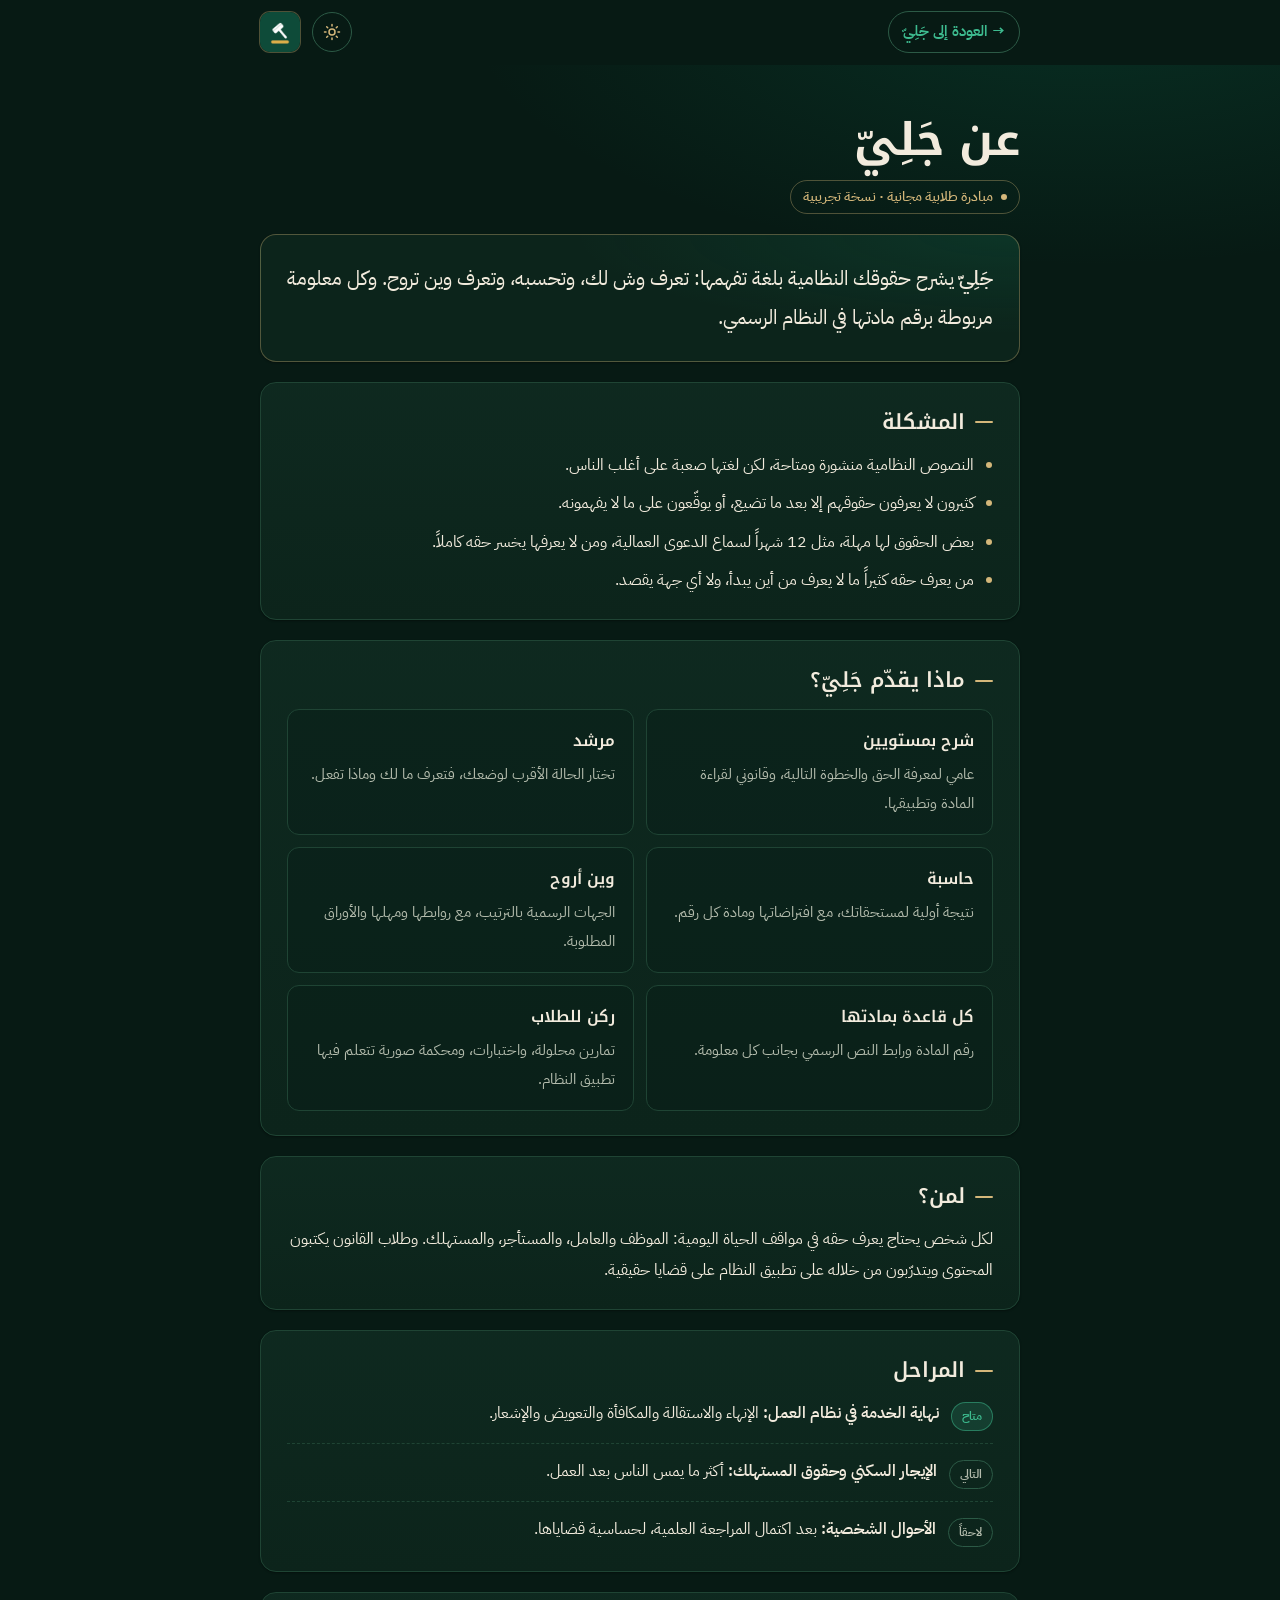
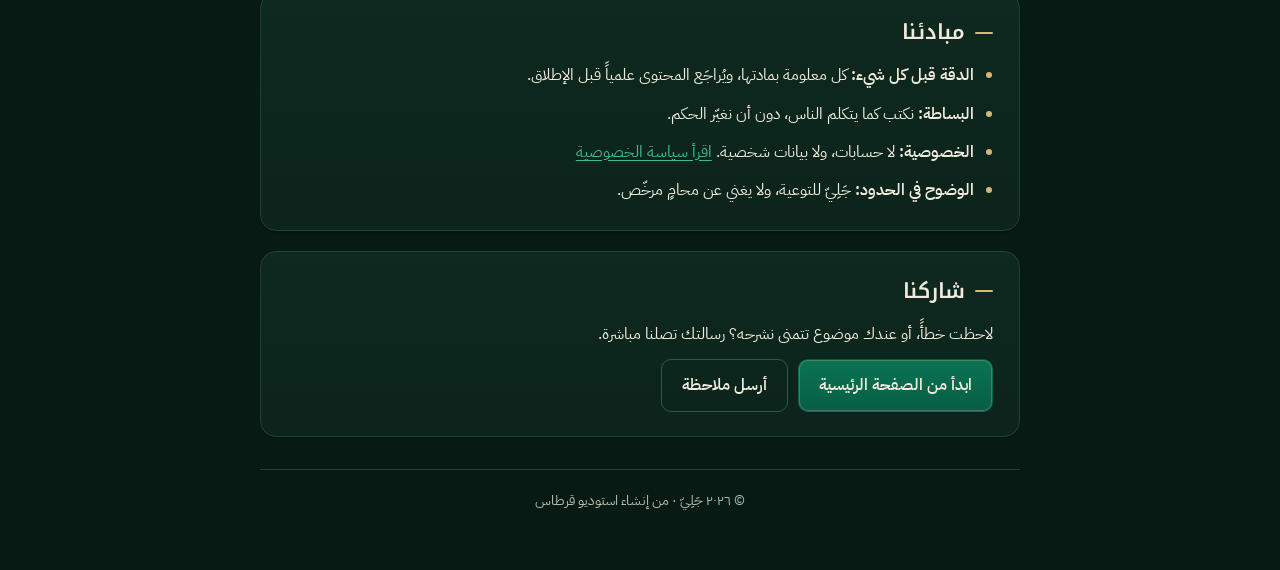
<file: about.html>
<!doctype html>
<html lang="ar" dir="rtl">
<head>
<meta charset="utf-8">
<meta name="viewport" content="width=device-width, initial-scale=1, viewport-fit=cover">
<meta name="theme-color" content="#0E4B39">
<meta name="description" content="عن جَلِيّ: الفكرة، والمشكلة التي يحلها، ولمن، وخطة المراحل.">
<title>جَلِيّ · عن جَلِيّ</title>
<meta property="og:type" content="website">
<meta property="og:site_name" content="جَلِيّ">
<meta property="og:locale" content="ar_SA">
<meta property="og:title" content="عن جَلِيّ">
<meta property="og:description" content="مبادرة طلابية مجانية تشرح الأنظمة السعودية بلغة يومية، وتربط كل معلومة بمادتها.">
<meta property="og:url" content="https://zs2n.github.io/jali/about.html">
<meta property="og:image" content="https://zs2n.github.io/jali/og-image.png">
<meta property="og:image:width" content="1200">
<meta property="og:image:height" content="630">
<meta property="og:image:alt" content="جَلِيّ: حقوقك النظامية بلغة تفهمها">
<meta name="twitter:card" content="summary_large_image">
<meta name="twitter:title" content="عن جَلِيّ">
<meta name="twitter:description" content="مبادرة طلابية مجانية تشرح الأنظمة السعودية بلغة يومية، وتربط كل معلومة بمادتها.">
<meta name="twitter:image" content="https://zs2n.github.io/jali/og-image.png">

<link rel="icon" href="./icons/favicon-32.png">
<link rel="manifest" href="/jali/manifest.json">
<link rel="apple-touch-icon" href="/jali/icons/apple-touch-icon.png">
<link rel="preconnect" href="https://fonts.googleapis.com">
<link rel="preconnect" href="https://fonts.gstatic.com" crossorigin>
<link rel="stylesheet" href="https://fonts.googleapis.com/css2?family=IBM+Plex+Sans+Arabic:wght@400;500;600;700&family=Noto+Kufi+Arabic:wght@500;600;700;800;900&display=swap">
<script>try{if(localStorage.getItem('jali-theme')==='light')document.documentElement.setAttribute('data-theme','light')}catch(e){}</script>
<style>
/* JALI design system — Emerald Luxury (mirrors index.html tokens). Dark default; light prepared under [data-theme="light"]. */
:root{
  --bg:#071A14;--surface:#0C241B;--surface-2:#102D23;--ink:#F2EBDD;--muted:#B4BCAD;--line:#1F4434;--line-strong:#2C5A46;
  --green:#3DBB8F;--emerald:#0D8B65;--emerald-strong:#0A7354;--brass:#D4B77A;--gold-soft:#2A2818;
  --border-gold:color-mix(in srgb,#D4B77A 35%,transparent);
  --f-display:"Noto Kufi Arabic","IBM Plex Sans Arabic",Tahoma,"Geeza Pro","Segoe UI",sans-serif;
  --f-body:"IBM Plex Sans Arabic",Tahoma,"Geeza Pro","Segoe UI",sans-serif;
  --radius-md:10px;--radius-lg:16px;--radius-pill:999px;
  --shadow-sm:0 1px 2px rgb(0 0 0 / .35);--shadow-md:0 6px 18px -6px rgb(0 0 0 / .5);
  --ease:cubic-bezier(.2,.7,.2,1);--dur:.2s;
  color-scheme:dark;
}
:root[data-theme="light"]{
  --bg:#F6F2E9;--surface:#FFFDF8;--surface-2:#ECE6D8;--ink:#10241C;--muted:#4F5F56;--line:#D9D1BF;--line-strong:#C4BAA3;
  --green:#0B6E50;--brass:#8A6420;--gold-soft:#F0E4C6;--border-gold:color-mix(in srgb,#8A6420 35%,transparent);
  --shadow-sm:0 1px 2px rgb(16 36 28 / .08);--shadow-md:0 6px 18px -8px rgb(16 36 28 / .18);
  color-scheme:light;
}
@media (prefers-reduced-motion: reduce){:root{--dur:0s}}
*{box-sizing:border-box}
html{background:var(--bg)}
body{margin:0;background:radial-gradient(70% 380px at 85% 0%,color-mix(in srgb,var(--emerald) 18%,transparent),transparent 70%) no-repeat,var(--bg);color:var(--ink);font-family:var(--f-body);font-size:16px;line-height:1.9;padding:0 16px 56px;-webkit-font-smoothing:antialiased}
::selection{background:color-mix(in srgb,var(--emerald) 45%,transparent);color:var(--ink)}
:focus-visible{outline:2px solid var(--brass);outline-offset:3px;border-radius:4px}
main{max-width:760px;margin-inline:auto;display:grid;gap:20px}
/* Top bar: matches the homepage header (glass + gold hairline) */
.top{position:sticky;top:0;z-index:5;display:flex;align-items:center;justify-content:space-between;gap:12px;min-height:64px;background:var(--bg);box-shadow:0 0 0 100vmax var(--bg),0 1px 0 100vmax var(--line);clip-path:inset(0 -100vmax -1px)}
.top a{display:inline-flex;align-items:center;min-height:40px;padding:6px 14px;border:1px solid var(--line-strong);border-radius:var(--radius-pill);color:var(--green);font-weight:600;font-size:.92rem;text-decoration:none;transition:border-color var(--dur) var(--ease),background-color var(--dur) var(--ease)}
.top a:hover{border-color:var(--green);background:color-mix(in srgb,var(--emerald) 12%,transparent)}
.top img{width:40px;height:40px;border-radius:10px;box-shadow:0 0 0 1px var(--border-gold)}
.theme-btn{display:inline-grid;place-items:center;flex:none;width:40px;height:40px;padding:0;border:1px solid var(--line-strong);border-radius:999px;background:transparent;color:var(--brass);cursor:pointer;transition:border-color .2s,background-color .2s}
.theme-btn:hover{border-color:var(--brass);background:color-mix(in srgb,var(--brass) 10%,transparent)}
.theme-btn svg{width:18px;height:18px}
.theme-btn .i-moon{display:none}
:root[data-theme="light"] .theme-btn .i-sun{display:none}
:root[data-theme="light"] .theme-btn .i-moon{display:block}
.top .theme-btn{margin-inline-start:auto}
/* Typography */
h1,h2{font-family:var(--f-display);text-wrap:balance}
h1{margin:0;font-size:clamp(2rem,6vw,2.8rem);font-weight:700;line-height:1.3}
main > div:nth-child(2){padding-top:28px;display:grid;gap:10px}
.meta{color:var(--muted);font-size:.9rem;margin:0}
main > div:nth-child(2) .meta{justify-self:start;display:inline-flex;align-items:center;gap:8px;padding:2px 12px;border:1px solid var(--border-gold);border-radius:var(--radius-pill);color:var(--brass);font-weight:500}
main > div:nth-child(2) .meta::before{content:"";width:6px;height:6px;border-radius:50%;background:var(--brass)}
h2{margin:0 0 12px;font-size:1.3rem;font-weight:600;line-height:1.5;display:flex;align-items:center;gap:10px}
h2::before{content:"";width:18px;height:2px;border-radius:2px;background:var(--brass);flex:none}
p{margin:0 0 10px}
p:last-child{margin-bottom:0}
ul{margin:0;padding-inline-start:1.2em;display:grid;gap:8px}
li::marker{color:var(--brass)}
a{color:var(--green);text-underline-offset:3px}
b{font-weight:600;color:var(--ink)}
/* Cards */
section{background:linear-gradient(180deg,color-mix(in srgb,var(--surface-2) 55%,var(--surface)),var(--surface));border:1px solid var(--line);border-radius:var(--radius-lg);padding:24px 26px;box-shadow:var(--shadow-sm)}
main > section:first-of-type{border-color:var(--border-gold);background:radial-gradient(90% 120% at 100% 0%,color-mix(in srgb,var(--emerald) 16%,transparent),transparent 65%),var(--surface)}
.box{border-inline-start:3px solid var(--brass);padding:4px 0 4px 0;padding-inline-start:14px;color:var(--muted)}
.lead{font-size:clamp(1.1rem,2.4vw,1.25rem);line-height:1.95;margin:0}
.grid{display:grid;grid-template-columns:repeat(2,minmax(0,1fr));gap:12px}
.grid > div{border:1px solid var(--line);border-radius:12px;padding:16px 18px;background:color-mix(in srgb,var(--bg) 35%,transparent);transition:border-color var(--dur) var(--ease)}
.grid > div:hover{border-color:var(--border-gold)}
.grid b{display:block;margin-bottom:4px;font-family:var(--f-display)}
.grid p{margin:0;color:var(--muted);font-size:.95rem}
.phases{list-style:none;padding:0;margin:0;display:grid;gap:12px}
.phases li{display:grid;grid-template-columns:auto 1fr;gap:12px;align-items:start;padding-bottom:12px;border-bottom:1px dashed var(--line)}
.phases li:last-child{padding-bottom:0;border-bottom:0}
.tag{font-size:.75rem;font-weight:600;border-radius:var(--radius-pill);padding:2px 10px;margin-top:.35em;white-space:nowrap;border:1px solid var(--line-strong);color:var(--muted)}
.tag.on{background:color-mix(in srgb,var(--green) 16%,transparent);color:var(--green);border-color:color-mix(in srgb,var(--green) 50%,transparent)}
/* Actions */
.cta{display:flex;flex-wrap:wrap;gap:10px;margin-top:6px}
.cta a{display:inline-flex;align-items:center;justify-content:center;min-height:46px;font-weight:600;text-decoration:none;border-radius:var(--radius-md);padding:10px 20px;border:1px solid var(--line-strong);color:var(--ink);transition:border-color var(--dur) var(--ease),box-shadow var(--dur) var(--ease)}
.cta a:hover{border-color:var(--brass)}
.cta a.p{background:linear-gradient(180deg,var(--emerald-strong),#085E45);border-color:transparent;color:#F2EBDD;box-shadow:inset 0 0 0 1px color-mix(in srgb,#D4B77A 30%,transparent)}
.cta a.p:hover{box-shadow:inset 0 0 0 1px color-mix(in srgb,#D4B77A 60%,transparent),0 10px 24px -12px color-mix(in srgb,var(--emerald) 80%,transparent)}
:root[data-theme="light"] .cta a.p{color:#fff}
/* Footer credit */
main > p.meta:last-child{margin-top:12px;padding-top:18px;border-top:1px solid var(--line);text-align:center;font-size:.85rem}
@media (max-width:600px){
  .grid{grid-template-columns:minmax(0,1fr)}
  section{padding:20px 18px}
  .cta a{flex:1 1 100%}
}
</style>
<script data-goatcounter="https://zs2n.goatcounter.com/count" async src="https://gc.zgo.at/count.js"></script>
</head>
<body>
<main>
  <div class="top">
    <a href="./">→ العودة إلى جَلِيّ</a>
    <button class="theme-btn" type="button" aria-pressed="false" aria-label="التبديل إلى الوضع الفاتح" title="التبديل إلى الوضع الفاتح"><svg class="i-sun" viewBox="0 0 24 24" fill="none" stroke="currentColor" stroke-width="2" stroke-linecap="round" aria-hidden="true"><circle cx="12" cy="12" r="4"/><path d="M12 2v2M12 20v2M4.9 4.9l1.4 1.4M17.7 17.7l1.4 1.4M2 12h2M20 12h2M4.9 19.1l1.4-1.4M17.7 6.3l1.4-1.4"/></svg><svg class="i-moon" viewBox="0 0 24 24" fill="none" stroke="currentColor" stroke-width="2" stroke-linecap="round" stroke-linejoin="round" aria-hidden="true"><path d="M20 14.5A8 8 0 0 1 9.5 4a8 8 0 1 0 10.5 10.5z"/></svg></button>
    <img src="./icons/icon-192.png" alt="جَلِيّ">
  </div>

  <div>
    <h1>عن جَلِيّ</h1>
    <p class="meta">مبادرة طلابية مجانية · نسخة تجريبية</p>
  </div>

  <section>
    <p class="lead"><b>جَلِيّ</b> يشرح حقوقك النظامية بلغة تفهمها: تعرف وش لك، وتحسبه، وتعرف وين تروح. وكل معلومة مربوطة برقم مادتها في النظام الرسمي.</p>
  </section>

  <section>
    <h2>المشكلة</h2>
    <ul>
      <li>النصوص النظامية منشورة ومتاحة، لكن لغتها صعبة على أغلب الناس.</li>
      <li>كثيرون لا يعرفون حقوقهم إلا بعد ما تضيع، أو يوقّعون على ما لا يفهمونه.</li>
      <li>بعض الحقوق لها مهلة، مثل 12 شهراً لسماع الدعوى العمالية، ومن لا يعرفها يخسر حقه كاملاً.</li>
      <li>من يعرف حقه كثيراً ما لا يعرف من أين يبدأ، ولا أي جهة يقصد.</li>
    </ul>
  </section>

  <section>
    <h2>ماذا يقدّم جَلِيّ؟</h2>
    <div class="grid">
      <div><b>شرح بمستويين</b><p>عامي لمعرفة الحق والخطوة التالية، وقانوني لقراءة المادة وتطبيقها.</p></div>
      <div><b>مرشد</b><p>تختار الحالة الأقرب لوضعك، فتعرف ما لك وماذا تفعل.</p></div>
      <div><b>حاسبة</b><p>نتيجة أولية لمستحقاتك، مع افتراضاتها ومادة كل رقم.</p></div>
      <div><b>وين أروح</b><p>الجهات الرسمية بالترتيب، مع روابطها ومهلها والأوراق المطلوبة.</p></div>
      <div><b>كل قاعدة بمادتها</b><p>رقم المادة ورابط النص الرسمي بجانب كل معلومة.</p></div>
      <div><b>ركن للطلاب</b><p>تمارين محلولة، واختبارات، ومحكمة صورية تتعلم فيها تطبيق النظام.</p></div>
    </div>
  </section>

  <section>
    <h2>لمن؟</h2>
    <p>لكل شخص يحتاج يعرف حقه في مواقف الحياة اليومية: الموظف والعامل، والمستأجر، والمستهلك. وطلاب القانون يكتبون المحتوى ويتدرّبون من خلاله على تطبيق النظام على قضايا حقيقية.</p>
  </section>

  <section>
    <h2>المراحل</h2>
    <ul class="phases">
      <li><span class="tag on">متاح</span><span><b>نهاية الخدمة في نظام العمل:</b> الإنهاء والاستقالة والمكافأة والتعويض والإشعار.</span></li>
      <li><span class="tag">التالي</span><span><b>الإيجار السكني وحقوق المستهلك:</b> أكثر ما يمس الناس بعد العمل.</span></li>
      <li><span class="tag">لاحقاً</span><span><b>الأحوال الشخصية:</b> بعد اكتمال المراجعة العلمية، لحساسية قضاياها.</span></li>
    </ul>
  </section>

  <section>
    <h2>مبادئنا</h2>
    <ul>
      <li><b>الدقة قبل كل شيء:</b> كل معلومة بمادتها، ويُراجَع المحتوى علمياً قبل الإطلاق.</li>
      <li><b>البساطة:</b> نكتب كما يتكلم الناس، دون أن نغيّر الحكم.</li>
      <li><b>الخصوصية:</b> لا حسابات، ولا بيانات شخصية. <a href="./privacy.html">اقرأ سياسة الخصوصية</a></li>
      <li><b>الوضوح في الحدود:</b> جَلِيّ للتوعية، ولا يغني عن محامٍ مرخّص.</li>
    </ul>
  </section>

  <section>
    <h2>شاركنا</h2>
    <p>لاحظت خطأً، أو عندك موضوع تتمنى نشرحه؟ رسالتك تصلنا مباشرة.</p>
    <div class="cta">
      <a class="p" href="./">ابدأ من الصفحة الرئيسية</a>
      <a href="https://tally.so/r/xVxQDv?where=%D8%B5%D9%81%D8%AD%D8%A9%20%D8%B9%D9%86%20%D8%AC%D9%84%D9%8A" target="_blank" rel="noopener">أرسل ملاحظة</a>
    </div>
  </section>

  <p class="meta">© ٢٠٢٦ جَلِيّ · من إنشاء استوديو قرطاس</p>
</main>
<script>
/* Theme switch: dark is the default; the choice is remembered on this device only. */
(function(){
  var root = document.documentElement, btns = document.querySelectorAll('.theme-btn');
  function sync(){ var light = root.getAttribute('data-theme')==='light', label = light ? 'التبديل إلى الوضع الداكن' : 'التبديل إلى الوضع الفاتح';
    Array.prototype.forEach.call(btns, function(b){ b.setAttribute('aria-pressed', String(light)); b.setAttribute('aria-label', label); b.title = label; }); }
  Array.prototype.forEach.call(btns, function(b){ b.addEventListener('click', function(){
    var light = root.getAttribute('data-theme')!=='light';
    if(light) root.setAttribute('data-theme','light'); else root.removeAttribute('data-theme');
    try{ localStorage.setItem('jali-theme', light ? 'light' : 'dark'); }catch(e){}
    sync(); }); });
  sync();
})();
</script>
</body>
</html>
</file>
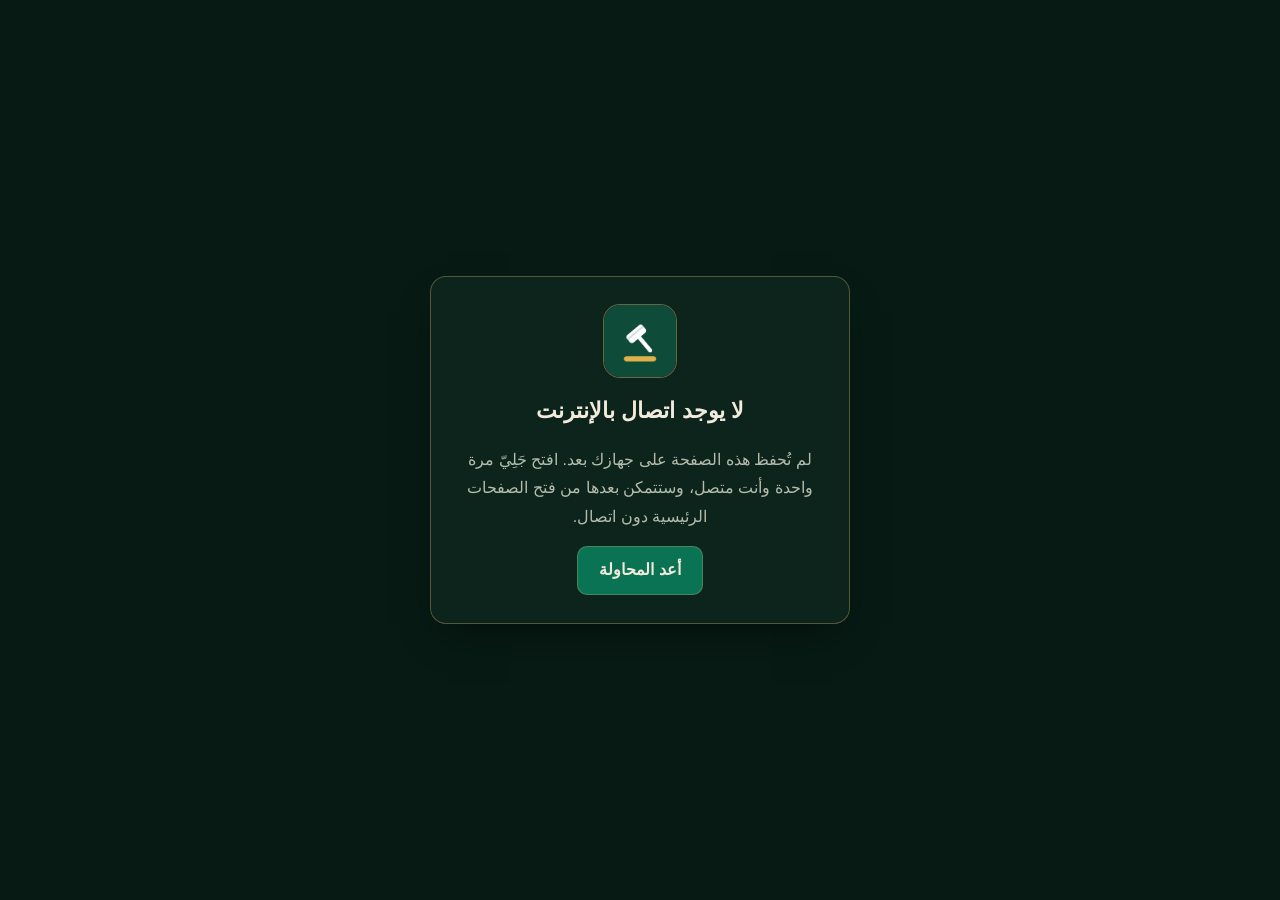
<file: offline.html>
<!doctype html>
<html lang="ar" dir="rtl">
<head>
<meta charset="utf-8">
<meta name="viewport" content="width=device-width, initial-scale=1, viewport-fit=cover">
<meta name="theme-color" content="#0E4B39">
<title>جَلِيّ · لا يوجد اتصال</title>
<link rel="icon" href="./icons/favicon-32.png">
<script>try{if(localStorage.getItem('jali-theme')==='light')document.documentElement.setAttribute('data-theme','light')}catch(e){}</script>
<style>
:root{--bg:#071A14;--surface:#0C241B;--ink:#F2EBDD;--muted:#B4BCAD;--line:#1F4434;--green:#0A7354;--brass:#D4B77A;color-scheme:dark}
:root[data-theme="light"]{--bg:#F6F2E9;--surface:#FFFDF8;--ink:#10241C;--muted:#4F5F56;--line:#D9D1BF;--green:#0A7354;--brass:#8A6420;color-scheme:light}
*{box-sizing:border-box}
body{margin:0;min-height:100vh;display:grid;place-items:center;background:var(--bg);color:var(--ink);font-family:"IBM Plex Sans Arabic",Tahoma,"Segoe UI",sans-serif;line-height:1.8;padding:24px 16px}
.card{background:var(--surface);border:1px solid color-mix(in srgb,var(--brass) 35%,transparent);border-radius:16px;box-shadow:0 18px 40px -18px rgb(0 0 0 / .6);padding:28px 24px;max-width:420px;width:100%;display:grid;gap:14px;text-align:center;justify-items:center}
img{width:72px;height:72px;border-radius:16px;box-shadow:0 0 0 1px color-mix(in srgb,var(--brass) 45%,transparent)}
:focus-visible{outline:2px solid var(--brass);outline-offset:3px}
h1{margin:0;font-size:1.4rem}
p{margin:0;color:var(--muted)}
button{font:inherit;font-weight:600;min-height:46px;background:var(--green);color:#F2EBDD;border:0;border-radius:10px;padding:10px 22px;cursor:pointer;box-shadow:inset 0 0 0 1px color-mix(in srgb,#D4B77A 30%,transparent)}
</style>
</head>
<body>
  <main class="card">
    <img src="./icons/icon-192.png" alt="">
    <h1>لا يوجد اتصال بالإنترنت</h1>
    <p>لم تُحفظ هذه الصفحة على جهازك بعد. افتح جَلِيّ مرة واحدة وأنت متصل، وستتمكن بعدها من فتح الصفحات الرئيسية دون اتصال.</p>
    <button type="button" onclick="location.reload()">أعد المحاولة</button>
  </main>
</body>
</html>
</file>
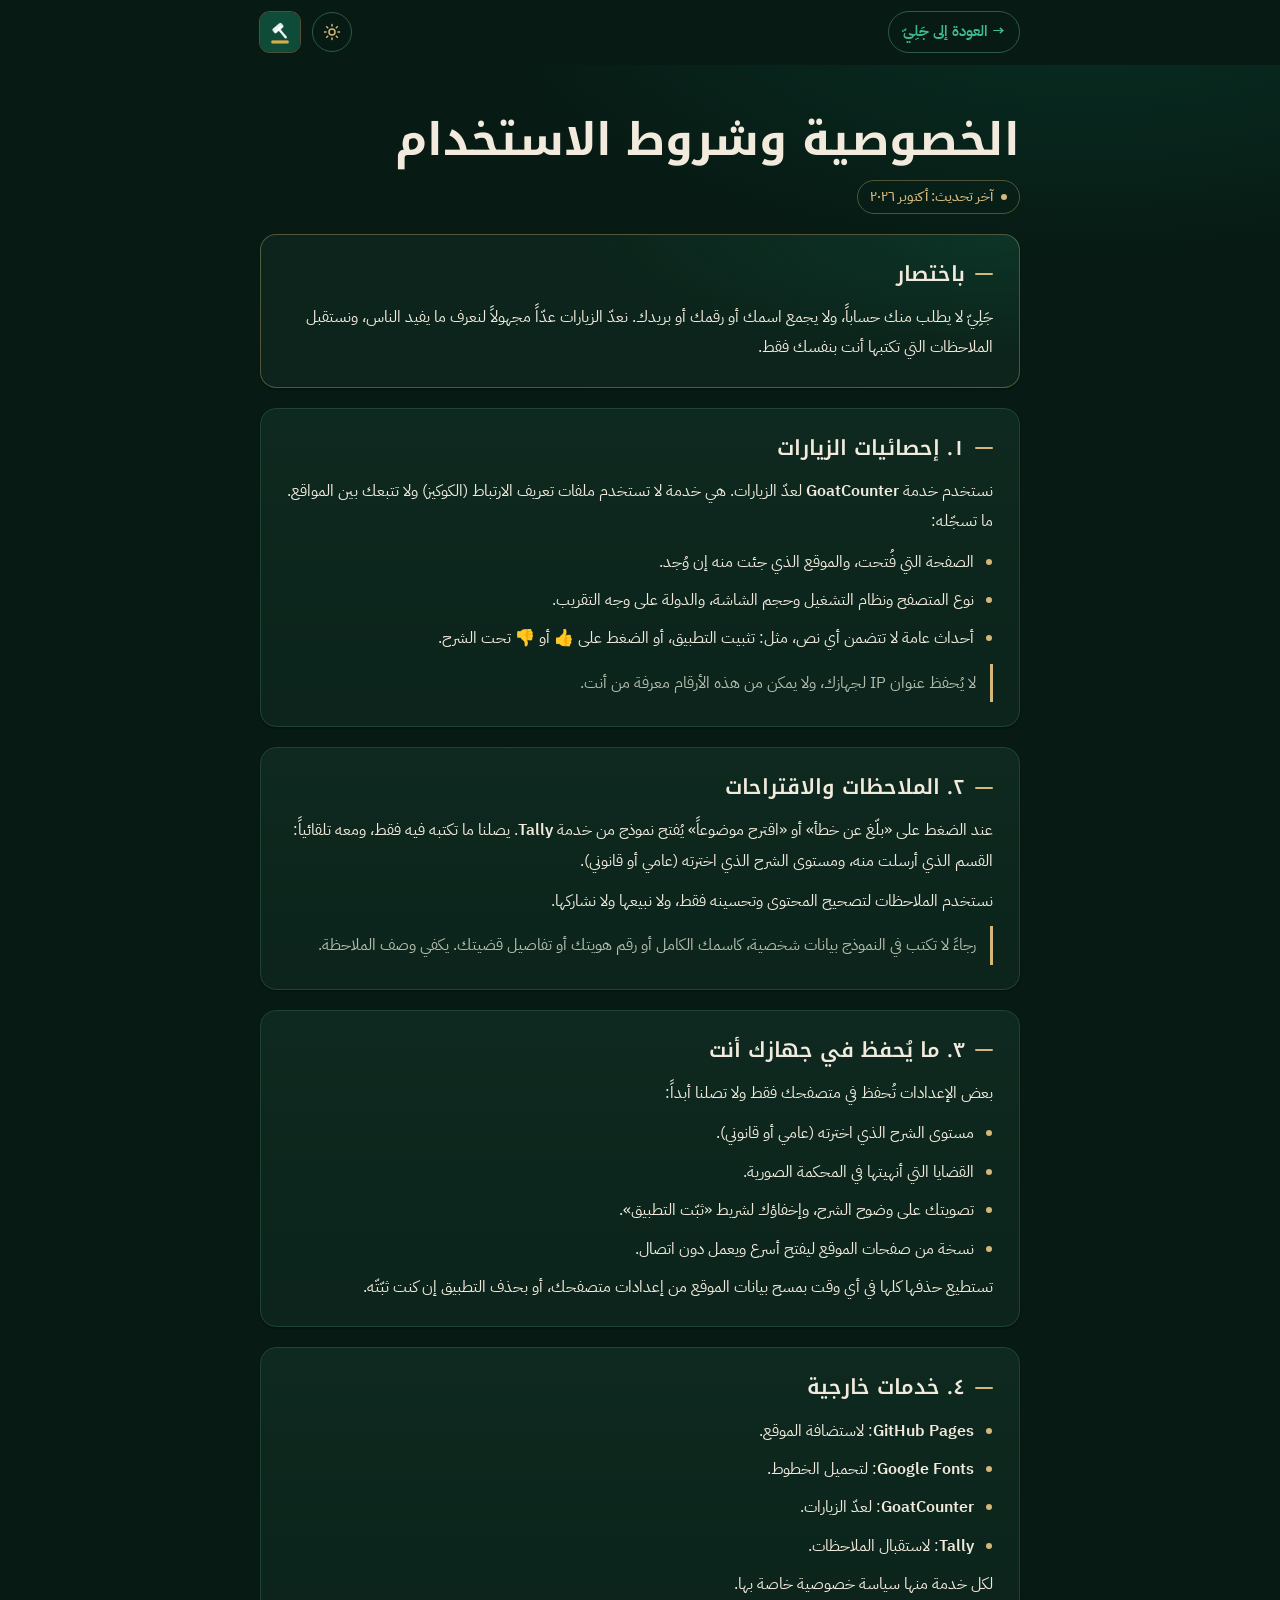
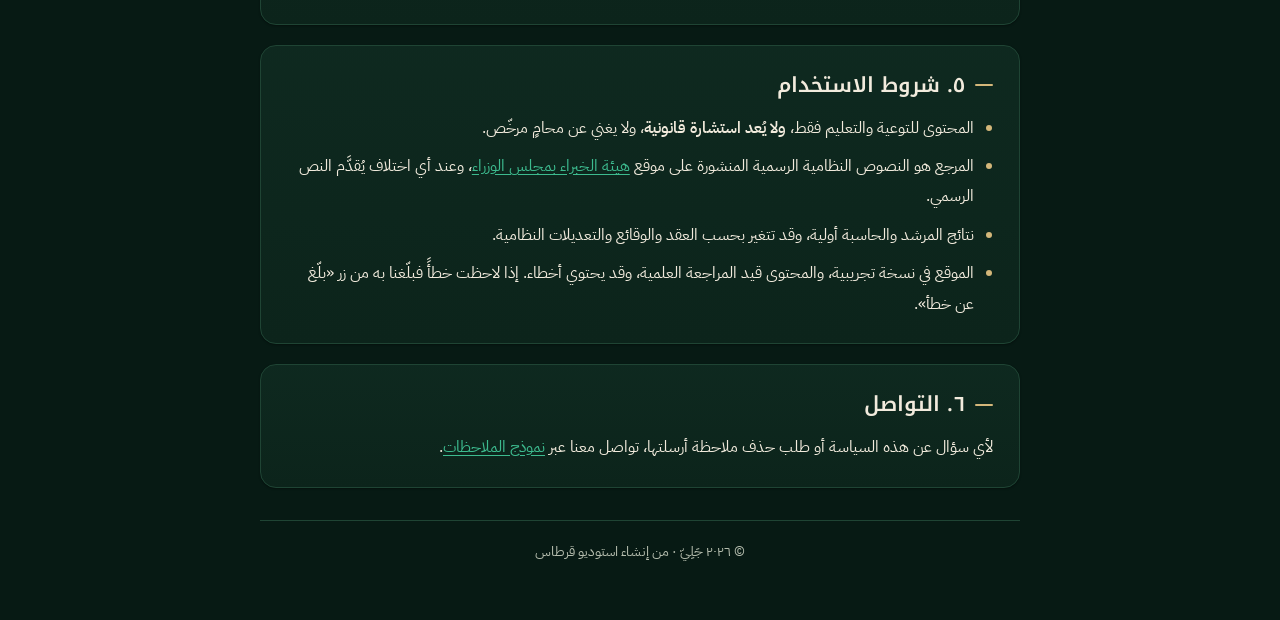
<file: privacy.html>
<!doctype html>
<html lang="ar" dir="rtl">
<head>
<meta charset="utf-8">
<meta name="viewport" content="width=device-width, initial-scale=1, viewport-fit=cover">
<meta name="theme-color" content="#0E4B39">
<meta name="description" content="سياسة الخصوصية وشروط الاستخدام في جَلِيّ: ما الذي نجمعه، ولماذا، وأين يُحفظ.">
<title>جَلِيّ · الخصوصية والشروط</title>
<meta property="og:type" content="website">
<meta property="og:site_name" content="جَلِيّ">
<meta property="og:locale" content="ar_SA">
<meta property="og:title" content="جَلِيّ · الخصوصية والشروط">
<meta property="og:description" content="ما الذي يجمعه جَلِيّ، ولماذا، وأين يُحفظ، وشروط الاستخدام.">
<meta property="og:url" content="https://zs2n.github.io/jali/privacy.html">
<meta property="og:image" content="https://zs2n.github.io/jali/og-image.png">
<meta property="og:image:width" content="1200">
<meta property="og:image:height" content="630">
<meta property="og:image:alt" content="جَلِيّ: حقوقك النظامية بلغة تفهمها">
<meta name="twitter:card" content="summary_large_image">
<meta name="twitter:title" content="جَلِيّ · الخصوصية والشروط">
<meta name="twitter:description" content="ما الذي يجمعه جَلِيّ، ولماذا، وأين يُحفظ، وشروط الاستخدام.">
<meta name="twitter:image" content="https://zs2n.github.io/jali/og-image.png">

<link rel="icon" href="./icons/favicon-32.png">
<link rel="manifest" href="/jali/manifest.json">
<link rel="apple-touch-icon" href="/jali/icons/apple-touch-icon.png">
<link rel="preconnect" href="https://fonts.googleapis.com">
<link rel="preconnect" href="https://fonts.gstatic.com" crossorigin>
<link rel="stylesheet" href="https://fonts.googleapis.com/css2?family=IBM+Plex+Sans+Arabic:wght@400;500;600;700&family=Noto+Kufi+Arabic:wght@500;600;700;800;900&display=swap">
<script>try{if(localStorage.getItem('jali-theme')==='light')document.documentElement.setAttribute('data-theme','light')}catch(e){}</script>
<style>
/* JALI design system — Emerald Luxury (mirrors index.html tokens). Dark default; light prepared under [data-theme="light"]. */
:root{
  --bg:#071A14;--surface:#0C241B;--surface-2:#102D23;--ink:#F2EBDD;--muted:#B4BCAD;--line:#1F4434;--line-strong:#2C5A46;
  --green:#3DBB8F;--emerald:#0D8B65;--emerald-strong:#0A7354;--brass:#D4B77A;--gold-soft:#2A2818;
  --border-gold:color-mix(in srgb,#D4B77A 35%,transparent);
  --f-display:"Noto Kufi Arabic","IBM Plex Sans Arabic",Tahoma,"Geeza Pro","Segoe UI",sans-serif;
  --f-body:"IBM Plex Sans Arabic",Tahoma,"Geeza Pro","Segoe UI",sans-serif;
  --radius-md:10px;--radius-lg:16px;--radius-pill:999px;
  --shadow-sm:0 1px 2px rgb(0 0 0 / .35);--shadow-md:0 6px 18px -6px rgb(0 0 0 / .5);
  --ease:cubic-bezier(.2,.7,.2,1);--dur:.2s;
  color-scheme:dark;
}
:root[data-theme="light"]{
  --bg:#F6F2E9;--surface:#FFFDF8;--surface-2:#ECE6D8;--ink:#10241C;--muted:#4F5F56;--line:#D9D1BF;--line-strong:#C4BAA3;
  --green:#0B6E50;--brass:#8A6420;--gold-soft:#F0E4C6;--border-gold:color-mix(in srgb,#8A6420 35%,transparent);
  --shadow-sm:0 1px 2px rgb(16 36 28 / .08);--shadow-md:0 6px 18px -8px rgb(16 36 28 / .18);
  color-scheme:light;
}
@media (prefers-reduced-motion: reduce){:root{--dur:0s}}
*{box-sizing:border-box}
html{background:var(--bg)}
body{margin:0;background:radial-gradient(70% 380px at 85% 0%,color-mix(in srgb,var(--emerald) 18%,transparent),transparent 70%) no-repeat,var(--bg);color:var(--ink);font-family:var(--f-body);font-size:16px;line-height:1.9;padding:0 16px 56px;-webkit-font-smoothing:antialiased}
::selection{background:color-mix(in srgb,var(--emerald) 45%,transparent);color:var(--ink)}
:focus-visible{outline:2px solid var(--brass);outline-offset:3px;border-radius:4px}
main{max-width:760px;margin-inline:auto;display:grid;gap:20px}
/* Top bar: matches the homepage header (glass + gold hairline) */
.top{position:sticky;top:0;z-index:5;display:flex;align-items:center;justify-content:space-between;gap:12px;min-height:64px;background:var(--bg);box-shadow:0 0 0 100vmax var(--bg),0 1px 0 100vmax var(--line);clip-path:inset(0 -100vmax -1px)}
.top a{display:inline-flex;align-items:center;min-height:40px;padding:6px 14px;border:1px solid var(--line-strong);border-radius:var(--radius-pill);color:var(--green);font-weight:600;font-size:.92rem;text-decoration:none;transition:border-color var(--dur) var(--ease),background-color var(--dur) var(--ease)}
.top a:hover{border-color:var(--green);background:color-mix(in srgb,var(--emerald) 12%,transparent)}
.top img{width:40px;height:40px;border-radius:10px;box-shadow:0 0 0 1px var(--border-gold)}
.theme-btn{display:inline-grid;place-items:center;flex:none;width:40px;height:40px;padding:0;border:1px solid var(--line-strong);border-radius:999px;background:transparent;color:var(--brass);cursor:pointer;transition:border-color .2s,background-color .2s}
.theme-btn:hover{border-color:var(--brass);background:color-mix(in srgb,var(--brass) 10%,transparent)}
.theme-btn svg{width:18px;height:18px}
.theme-btn .i-moon{display:none}
:root[data-theme="light"] .theme-btn .i-sun{display:none}
:root[data-theme="light"] .theme-btn .i-moon{display:block}
.top .theme-btn{margin-inline-start:auto}
/* Typography */
h1,h2{font-family:var(--f-display);text-wrap:balance}
h1{margin:0;font-size:clamp(2rem,6vw,2.8rem);font-weight:700;line-height:1.3}
main > div:nth-child(2){padding-top:28px;display:grid;gap:10px}
.meta{color:var(--muted);font-size:.9rem;margin:0}
main > div:nth-child(2) .meta{justify-self:start;display:inline-flex;align-items:center;gap:8px;padding:2px 12px;border:1px solid var(--border-gold);border-radius:var(--radius-pill);color:var(--brass);font-weight:500}
main > div:nth-child(2) .meta::before{content:"";width:6px;height:6px;border-radius:50%;background:var(--brass)}
h2{margin:0 0 12px;font-size:1.3rem;font-weight:600;line-height:1.5;display:flex;align-items:center;gap:10px}
h2::before{content:"";width:18px;height:2px;border-radius:2px;background:var(--brass);flex:none}
p{margin:0 0 10px}
p:last-child{margin-bottom:0}
ul{margin:0;padding-inline-start:1.2em;display:grid;gap:8px}
li::marker{color:var(--brass)}
a{color:var(--green);text-underline-offset:3px}
b{font-weight:600;color:var(--ink)}
/* Cards */
section{background:linear-gradient(180deg,color-mix(in srgb,var(--surface-2) 55%,var(--surface)),var(--surface));border:1px solid var(--line);border-radius:var(--radius-lg);padding:24px 26px;box-shadow:var(--shadow-sm)}
main > section:first-of-type{border-color:var(--border-gold);background:radial-gradient(90% 120% at 100% 0%,color-mix(in srgb,var(--emerald) 16%,transparent),transparent 65%),var(--surface)}
.box{border-inline-start:3px solid var(--brass);padding:4px 0 4px 0;padding-inline-start:14px;color:var(--muted)}
.lead{font-size:clamp(1.1rem,2.4vw,1.25rem);line-height:1.95;margin:0}
.grid{display:grid;grid-template-columns:repeat(2,minmax(0,1fr));gap:12px}
.grid > div{border:1px solid var(--line);border-radius:12px;padding:16px 18px;background:color-mix(in srgb,var(--bg) 35%,transparent);transition:border-color var(--dur) var(--ease)}
.grid > div:hover{border-color:var(--border-gold)}
.grid b{display:block;margin-bottom:4px;font-family:var(--f-display)}
.grid p{margin:0;color:var(--muted);font-size:.95rem}
.phases{list-style:none;padding:0;margin:0;display:grid;gap:12px}
.phases li{display:grid;grid-template-columns:auto 1fr;gap:12px;align-items:start;padding-bottom:12px;border-bottom:1px dashed var(--line)}
.phases li:last-child{padding-bottom:0;border-bottom:0}
.tag{font-size:.75rem;font-weight:600;border-radius:var(--radius-pill);padding:2px 10px;margin-top:.35em;white-space:nowrap;border:1px solid var(--line-strong);color:var(--muted)}
.tag.on{background:color-mix(in srgb,var(--green) 16%,transparent);color:var(--green);border-color:color-mix(in srgb,var(--green) 50%,transparent)}
/* Actions */
.cta{display:flex;flex-wrap:wrap;gap:10px;margin-top:6px}
.cta a{display:inline-flex;align-items:center;justify-content:center;min-height:46px;font-weight:600;text-decoration:none;border-radius:var(--radius-md);padding:10px 20px;border:1px solid var(--line-strong);color:var(--ink);transition:border-color var(--dur) var(--ease),box-shadow var(--dur) var(--ease)}
.cta a:hover{border-color:var(--brass)}
.cta a.p{background:linear-gradient(180deg,var(--emerald-strong),#085E45);border-color:transparent;color:#F2EBDD;box-shadow:inset 0 0 0 1px color-mix(in srgb,#D4B77A 30%,transparent)}
.cta a.p:hover{box-shadow:inset 0 0 0 1px color-mix(in srgb,#D4B77A 60%,transparent),0 10px 24px -12px color-mix(in srgb,var(--emerald) 80%,transparent)}
:root[data-theme="light"] .cta a.p{color:#fff}
/* Footer credit */
main > p.meta:last-child{margin-top:12px;padding-top:18px;border-top:1px solid var(--line);text-align:center;font-size:.85rem}
@media (max-width:600px){
  .grid{grid-template-columns:minmax(0,1fr)}
  section{padding:20px 18px}
  .cta a{flex:1 1 100%}
}
</style>
<script data-goatcounter="https://zs2n.goatcounter.com/count" async src="https://gc.zgo.at/count.js"></script>
</head>
<body>
<main>
  <div class="top">
    <a href="./">→ العودة إلى جَلِيّ</a>
    <button class="theme-btn" type="button" aria-pressed="false" aria-label="التبديل إلى الوضع الفاتح" title="التبديل إلى الوضع الفاتح"><svg class="i-sun" viewBox="0 0 24 24" fill="none" stroke="currentColor" stroke-width="2" stroke-linecap="round" aria-hidden="true"><circle cx="12" cy="12" r="4"/><path d="M12 2v2M12 20v2M4.9 4.9l1.4 1.4M17.7 17.7l1.4 1.4M2 12h2M20 12h2M4.9 19.1l1.4-1.4M17.7 6.3l1.4-1.4"/></svg><svg class="i-moon" viewBox="0 0 24 24" fill="none" stroke="currentColor" stroke-width="2" stroke-linecap="round" stroke-linejoin="round" aria-hidden="true"><path d="M20 14.5A8 8 0 0 1 9.5 4a8 8 0 1 0 10.5 10.5z"/></svg></button>
    <img src="./icons/icon-192.png" alt="جَلِيّ">
  </div>

  <div>
    <h1>الخصوصية وشروط الاستخدام</h1>
    <p class="meta">آخر تحديث: أكتوبر ٢٠٢٦</p>
  </div>

  <section>
    <h2>باختصار</h2>
    <p>جَلِيّ لا يطلب منك حساباً، ولا يجمع اسمك أو رقمك أو بريدك. نعدّ الزيارات عدّاً مجهولاً لنعرف ما يفيد الناس، ونستقبل الملاحظات التي تكتبها أنت بنفسك فقط.</p>
  </section>

  <section>
    <h2>١. إحصائيات الزيارات</h2>
    <p>نستخدم خدمة <b>GoatCounter</b> لعدّ الزيارات. هي خدمة لا تستخدم ملفات تعريف الارتباط (الكوكيز) ولا تتبعك بين المواقع. ما تسجّله:</p>
    <ul>
      <li>الصفحة التي فُتحت، والموقع الذي جئت منه إن وُجد.</li>
      <li>نوع المتصفح ونظام التشغيل وحجم الشاشة، والدولة على وجه التقريب.</li>
      <li>أحداث عامة لا تتضمن أي نص، مثل: تثبيت التطبيق، أو الضغط على 👍 أو 👎 تحت الشرح.</li>
    </ul>
    <p class="box" style="margin-top:10px">لا يُحفظ عنوان IP لجهازك، ولا يمكن من هذه الأرقام معرفة من أنت.</p>
  </section>

  <section>
    <h2>٢. الملاحظات والاقتراحات</h2>
    <p>عند الضغط على «بلّغ عن خطأ» أو «اقترح موضوعاً» يُفتح نموذج من خدمة <b>Tally</b>. يصلنا ما تكتبه فيه فقط، ومعه تلقائياً: القسم الذي أرسلت منه، ومستوى الشرح الذي اخترته (عامي أو قانوني).</p>
    <p>نستخدم الملاحظات لتصحيح المحتوى وتحسينه فقط، ولا نبيعها ولا نشاركها.</p>
    <p class="box">رجاءً لا تكتب في النموذج بيانات شخصية، كاسمك الكامل أو رقم هويتك أو تفاصيل قضيتك. يكفي وصف الملاحظة.</p>
  </section>

  <section>
    <h2>٣. ما يُحفظ في جهازك أنت</h2>
    <p>بعض الإعدادات تُحفظ في متصفحك فقط ولا تصلنا أبداً:</p>
    <ul>
      <li>مستوى الشرح الذي اخترته (عامي أو قانوني).</li>
      <li>القضايا التي أنهيتها في المحكمة الصورية.</li>
      <li>تصويتك على وضوح الشرح، وإخفاؤك لشريط «ثبّت التطبيق».</li>
      <li>نسخة من صفحات الموقع ليفتح أسرع ويعمل دون اتصال.</li>
    </ul>
    <p style="margin-top:8px">تستطيع حذفها كلها في أي وقت بمسح بيانات الموقع من إعدادات متصفحك، أو بحذف التطبيق إن كنت ثبّتّه.</p>
  </section>

  <section>
    <h2>٤. خدمات خارجية</h2>
    <ul>
      <li><b>GitHub Pages</b>: لاستضافة الموقع.</li>
      <li><b>Google Fonts</b>: لتحميل الخطوط.</li>
      <li><b>GoatCounter</b>: لعدّ الزيارات.</li>
      <li><b>Tally</b>: لاستقبال الملاحظات.</li>
    </ul>
    <p style="margin-top:8px">لكل خدمة منها سياسة خصوصية خاصة بها.</p>
  </section>

  <section>
    <h2>٥. شروط الاستخدام</h2>
    <ul>
      <li>المحتوى للتوعية والتعليم فقط، <b>ولا يُعد استشارة قانونية</b>، ولا يغني عن محامٍ مرخّص.</li>
      <li>المرجع هو النصوص النظامية الرسمية المنشورة على موقع <a href="https://laws.boe.gov.sa/BoeLaws/Laws/LawDetails/08381293-6388-48e2-8ad2-a9a700f2aa94/1" target="_blank" rel="noopener">هيئة الخبراء بمجلس الوزراء</a>، وعند أي اختلاف يُقدَّم النص الرسمي.</li>
      <li>نتائج المرشد والحاسبة أولية، وقد تتغير بحسب العقد والوقائع والتعديلات النظامية.</li>
      <li>الموقع في نسخة تجريبية، والمحتوى قيد المراجعة العلمية، وقد يحتوي أخطاء. إذا لاحظت خطأً فبلّغنا به من زر «بلّغ عن خطأ».</li>
    </ul>
  </section>

  <section>
    <h2>٦. التواصل</h2>
    <p>لأي سؤال عن هذه السياسة أو طلب حذف ملاحظة أرسلتها، تواصل معنا عبر <a href="https://tally.so/r/xVxQDv?where=%D8%B5%D9%81%D8%AD%D8%A9%20%D8%A7%D9%84%D8%AE%D8%B5%D9%88%D8%B5%D9%8A%D8%A9" target="_blank" rel="noopener">نموذج الملاحظات</a>.</p>
  </section>

  <p class="meta">© ٢٠٢٦ جَلِيّ · من إنشاء استوديو قرطاس</p>
</main>
<script>
/* Theme switch: dark is the default; the choice is remembered on this device only. */
(function(){
  var root = document.documentElement, btns = document.querySelectorAll('.theme-btn');
  function sync(){ var light = root.getAttribute('data-theme')==='light', label = light ? 'التبديل إلى الوضع الداكن' : 'التبديل إلى الوضع الفاتح';
    Array.prototype.forEach.call(btns, function(b){ b.setAttribute('aria-pressed', String(light)); b.setAttribute('aria-label', label); b.title = label; }); }
  Array.prototype.forEach.call(btns, function(b){ b.addEventListener('click', function(){
    var light = root.getAttribute('data-theme')!=='light';
    if(light) root.setAttribute('data-theme','light'); else root.removeAttribute('data-theme');
    try{ localStorage.setItem('jali-theme', light ? 'light' : 'dark'); }catch(e){}
    sync(); }); });
  sync();
})();
</script>
</body>
</html>
</file>
